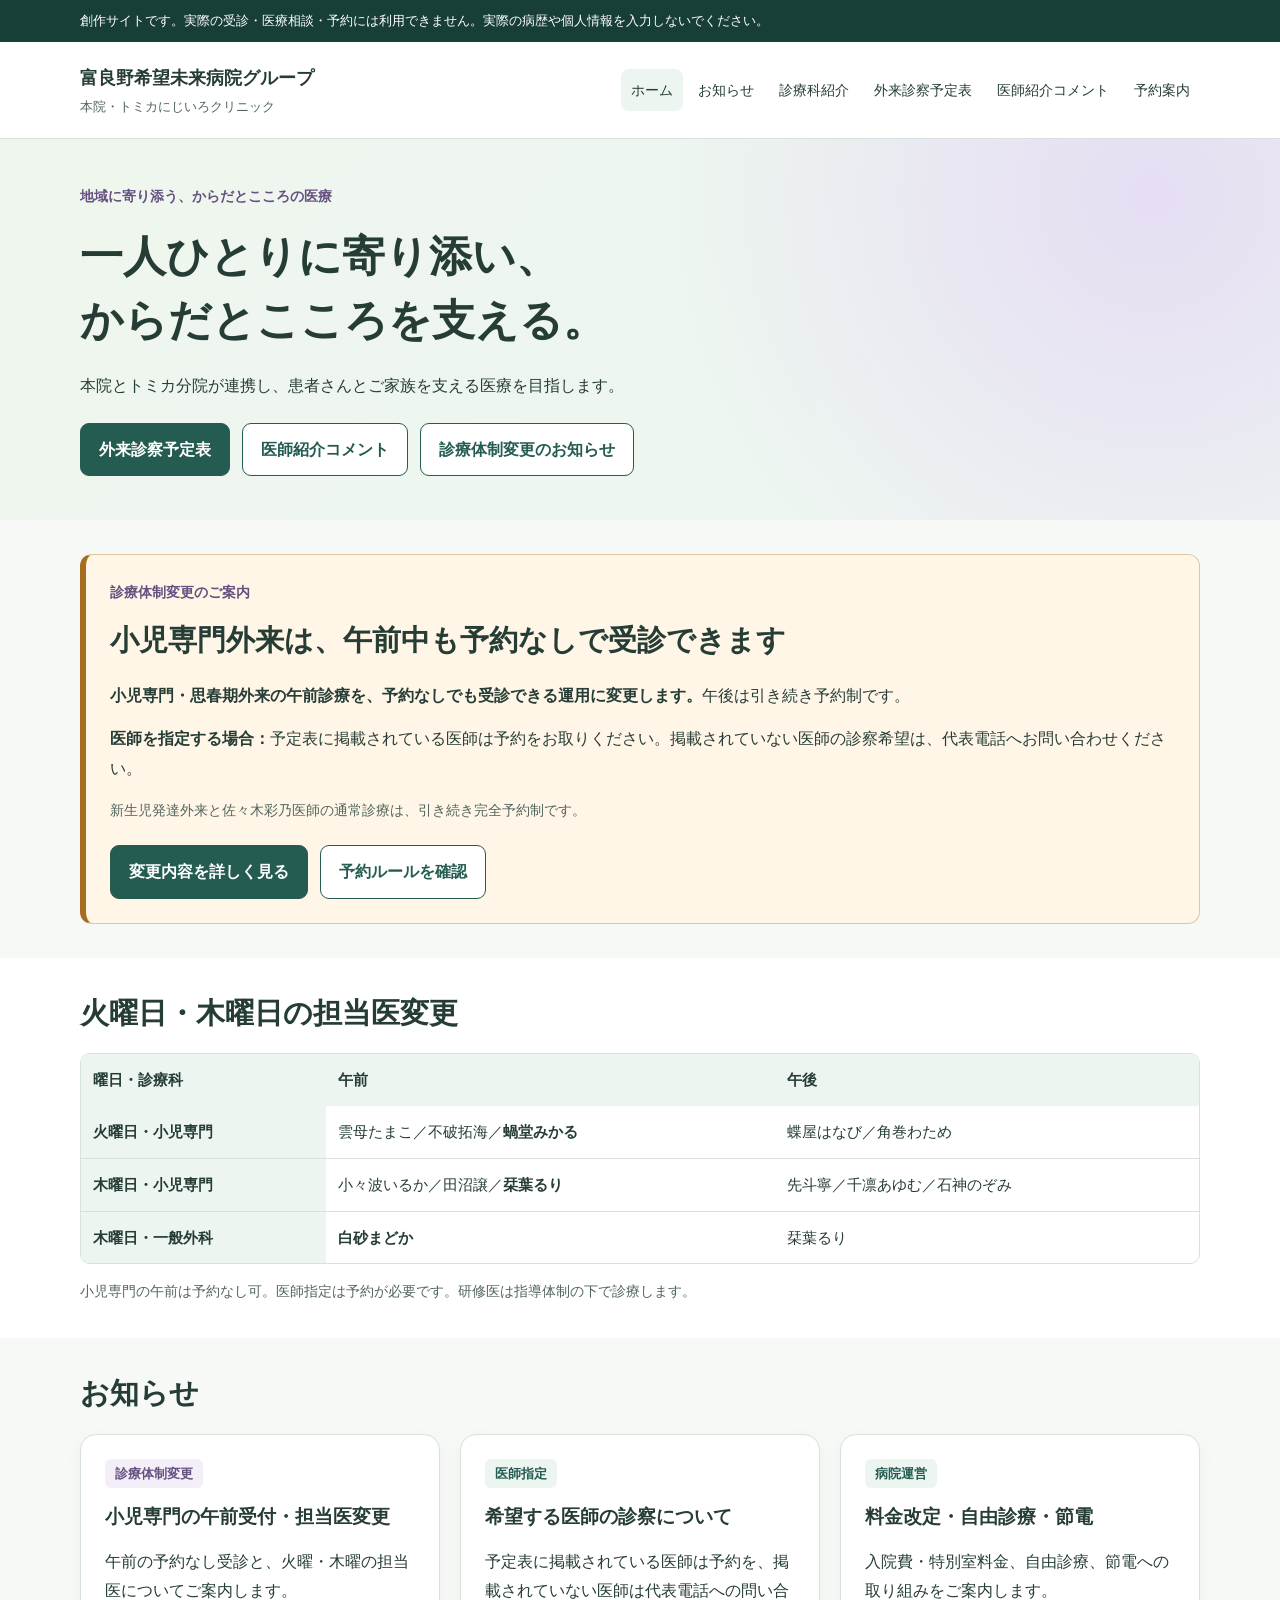
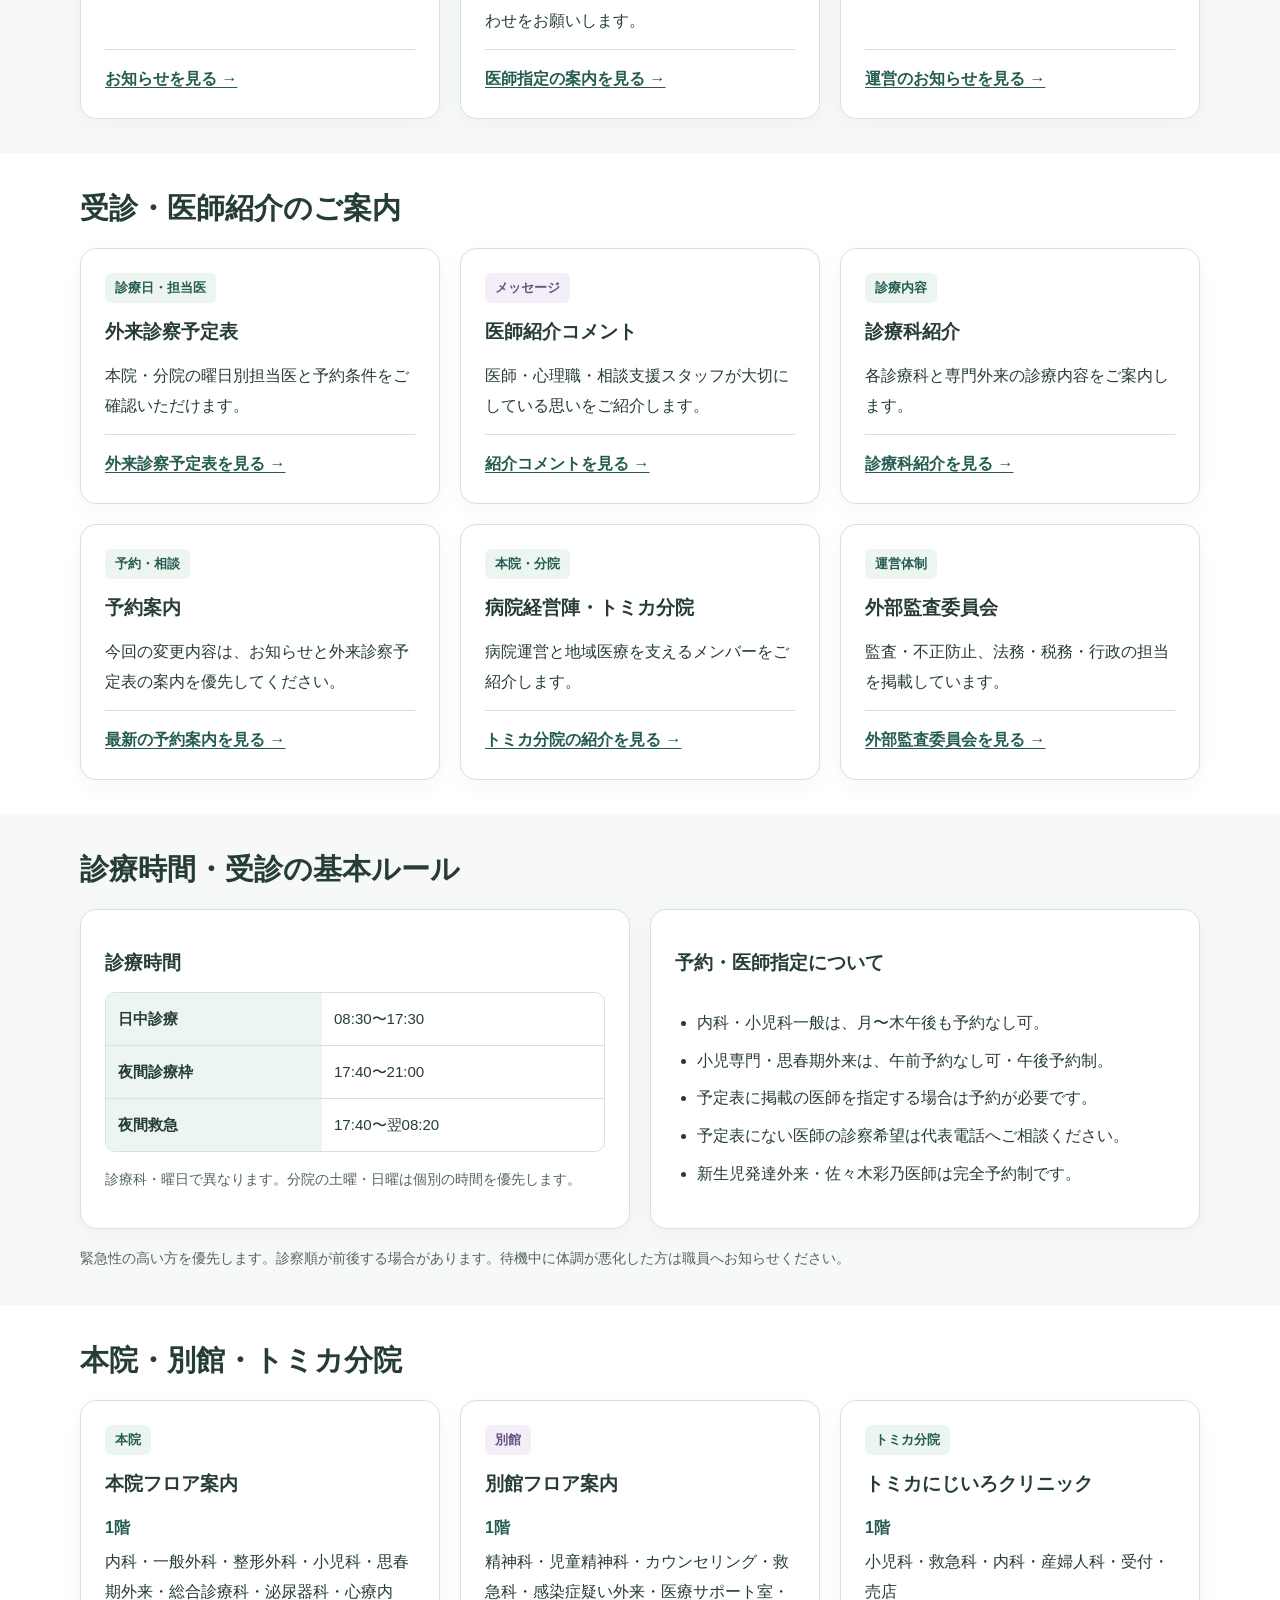
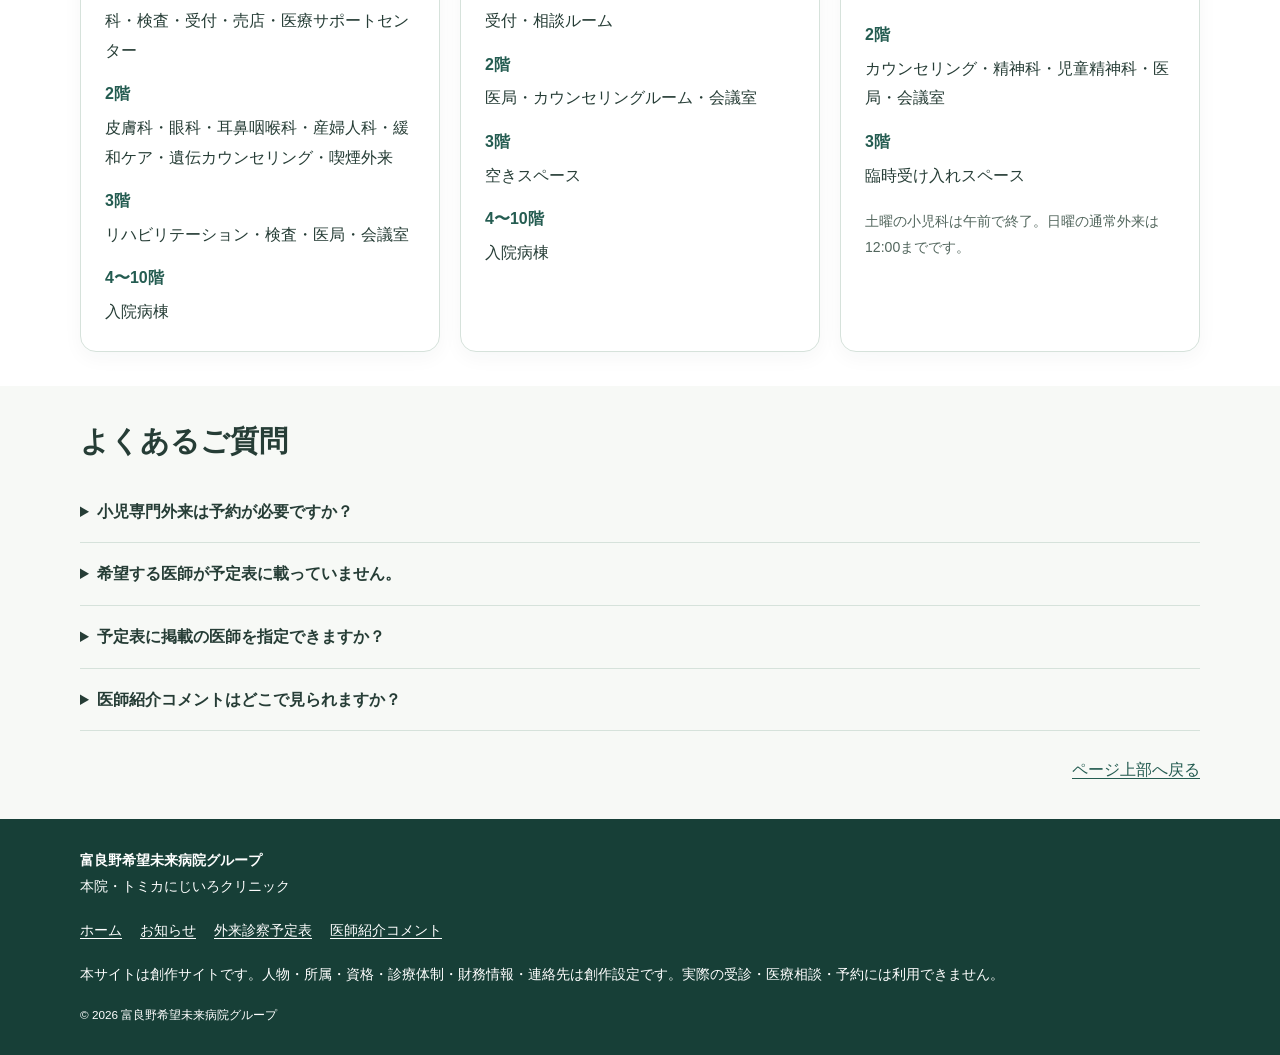
<file: index.html>
<!DOCTYPE html>
<html lang="ja">
<head>
<meta charset="UTF-8">
<meta name="viewport" content="width=device-width,initial-scale=1">
<title>富良野希望未来病院グループ</title>
<meta name="description" content="創作サイト。外来診察予定表、医師紹介、予約方法をご案内します。小児専門外来は午前中予約なし可。医師指定は予約をお願いします。">
<meta name="theme-color" content="#245c51">
<style>
:root{--main:#245c51;--dark:#173f37;--light:#edf5f1;--purple:#655080;--line:#d6e2db;--ink:#263d36;--muted:#52665d}
*{box-sizing:border-box}
html{scroll-behavior:smooth;scroll-padding-top:24px}
body{margin:0;background:#f7f9f6;color:var(--ink);font-family:-apple-system,BlinkMacSystemFont,"Yu Gothic",Meiryo,sans-serif;line-height:1.85;overflow-wrap:anywhere}
a{color:var(--main);text-underline-offset:3px}
a:focus-visible,summary:focus-visible{outline:3px solid #a76413;outline-offset:4px}
.container{width:min(1120px,calc(100% - 32px));margin:auto}
.skip{position:absolute;top:-100px;left:12px;padding:12px;background:white;z-index:100}
.skip:focus{top:12px}
.fiction{padding:9px 0;background:var(--dark);color:white;font-size:.8rem}
.fiction p{margin:0}
header{background:white;border-bottom:1px solid var(--line)}
.header-inner{display:flex;justify-content:space-between;align-items:center;flex-wrap:wrap;gap:18px;padding:20px 0}
.brand{text-decoration:none;color:var(--ink)}
.brand strong{display:block;font-size:1.12rem}
.brand span{display:block;color:var(--muted);font-size:.8rem}
nav.links{display:flex;flex-wrap:wrap;gap:5px}
nav.links a{padding:8px 10px;border-radius:8px;text-decoration:none;color:var(--ink);font-size:.88rem}
nav.links a:hover,nav.links [aria-current]{background:var(--light)}
.hero{padding:44px 0;background:radial-gradient(circle at 90% 15%,#e6ddf3,transparent 40%),linear-gradient(125deg,#eef6ed,#edf5f2)}
h1{margin:0 0 18px;font-size:clamp(1.8rem,4vw,2.7rem);line-height:1.5}
h2{margin:0 0 18px;font-size:clamp(1.35rem,3vw,1.8rem);line-height:1.5}
h3{margin:12px 0;font-size:1.16rem}
p{margin:0 0 14px}
p:last-child{margin-bottom:0}
.eyebrow{color:var(--purple);font-size:.88rem;font-weight:bold}
.section{padding:34px 0}
.white{background:white}
.grid{display:grid;grid-template-columns:repeat(3,minmax(0,1fr));gap:20px}
.grid.two{grid-template-columns:repeat(2,minmax(0,1fr))}
.card{display:flex;flex-direction:column;min-width:0;padding:24px;border:1px solid var(--line);border-radius:16px;background:white;box-shadow:0 6px 20px rgba(28,62,49,.04)}
.card-link{margin-top:auto;padding-top:14px;border-top:1px solid var(--line);font-weight:bold}
.tag{display:inline-block;align-self:flex-start;padding:3px 10px;background:var(--light);color:var(--main);border-radius:6px;font-size:.8rem;font-weight:bold}
.tag.purple{background:#f3eef8;color:var(--purple)}
.actions{display:flex;flex-wrap:wrap;gap:12px;margin-top:22px}
.button{display:inline-flex;align-items:center;justify-content:center;min-height:48px;padding:11px 18px;border:1px solid var(--main);border-radius:9px;color:white;background:var(--main);font-weight:bold;text-decoration:none}
.button.secondary{color:var(--main);background:white}
.notice{padding:24px;border:1px solid #dfc79d;border-left:6px solid #a66c22;border-radius:12px;background:#fff6e7}
.note{color:var(--muted);font-size:.88rem}
.table-wrap{overflow-x:auto;border:1px solid var(--line);border-radius:10px;background:white}
table{width:100%;border-collapse:collapse;font-size:.94rem}
th,td{padding:12px;border-bottom:1px solid var(--line);text-align:left;vertical-align:top}
th{background:var(--light)}
tr:last-child>*{border-bottom:0}
ul{padding-left:1.4em}
li+li{margin-top:8px}
dl{margin:0}
dt{margin-top:14px;font-weight:bold;color:var(--main)}
dt:first-child{margin-top:0}
dd{margin:4px 0 0}
details{padding:16px 0;border-bottom:1px solid var(--line)}
summary{cursor:pointer;font-weight:bold}
details p{margin-top:12px}
footer{padding:28px 0;background:var(--dark);color:white;font-size:.88rem}
footer a{color:white}
.footer-links{display:flex;flex-wrap:wrap;gap:12px 18px;margin:18px 0}
.back{text-align:right;margin-top:24px}
@media(max-width:850px){.grid{grid-template-columns:repeat(2,minmax(0,1fr))}}
@media(max-width:600px){.grid,.grid.two{grid-template-columns:1fr}.card,.notice{padding:19px}.section{padding:26px 0}.hero{padding:30px 0}nav.links{width:100%}nav.links a{padding:7px;font-size:.82rem}.button{flex:1 1 180px}}
@media(prefers-reduced-motion:reduce){html{scroll-behavior:auto}}
@media print{.skip,nav.links,.actions,.back{display:none}body,.hero,.section,footer{background:white;color:black}.container{width:100%}.grid,.grid.two{display:block}.card{margin-bottom:14px;box-shadow:none;break-inside:avoid}footer a{color:black}}
</style>
</head>
<body id="top">
<a class="skip" href="#main">本文へ移動</a>
<div class="fiction">
<div class="container">
<p>創作サイトです。実際の受診・医療相談・予約には利用できません。実際の病歴や個人情報を入力しないでください。</p>
</div>
</div>

<header>
<div class="container header-inner">
<a class="brand" href="index.html">
<strong>富良野希望未来病院グループ</strong>
<span>本院・トミカにじいろクリニック</span>
</a>
<nav class="links" aria-label="メインメニュー">
<a href="index.html" aria-current="page">ホーム</a>
<a href="news.html">お知らせ</a>
<a href="departments.html">診療科紹介</a>
<a href="gairai.html">外来診察予定表</a>
<a href="doctors.html">医師紹介コメント</a>
<a href="reservation.html">予約案内</a>
</nav>
</div>
</header>

<main id="main">
<section class="hero">
<div class="container">
<p class="eyebrow">地域に寄り添う、からだとこころの医療</p>
<h1>一人ひとりに寄り添い、<br>からだとこころを支える。</h1>
<p>本院とトミカ分院が連携し、患者さんとご家族を支える医療を目指します。</p>
<div class="actions">
<a class="button" href="gairai.html">外来診察予定表</a>
<a class="button secondary" href="doctors.html">医師紹介コメント</a>
<a class="button secondary" href="news.html#outpatient-update">診療体制変更のお知らせ</a>
</div>
</div>
</section>

<section class="section">
<div class="container">
<div class="notice">
<p class="eyebrow">診療体制変更のご案内</p>
<h2>小児専門外来は、午前中も予約なしで受診できます</h2>
<p><strong>小児専門・思春期外来の午前診療を、予約なしでも受診できる運用に変更します。</strong>午後は引き続き予約制です。</p>
<p><strong>医師を指定する場合：</strong>予定表に掲載されている医師は予約をお取りください。掲載されていない医師の診察希望は、代表電話へお問い合わせください。</p>
<p class="note">新生児発達外来と佐々木彩乃医師の通常診療は、引き続き完全予約制です。</p>
<div class="actions">
<a class="button" href="news.html#outpatient-update">変更内容を詳しく見る</a>
<a class="button secondary" href="gairai.html#rules">予約ルールを確認</a>
</div>
</div>
</div>
</section>

<section class="section white">
<div class="container">
<h2>火曜日・木曜日の担当医変更</h2>
<div class="table-wrap">
<table>
<thead>
<tr><th scope="col">曜日・診療科</th><th scope="col">午前</th><th scope="col">午後</th></tr>
</thead>
<tbody>
<tr><th scope="row">火曜日・小児専門</th><td>雲母たまこ／不破拓海／<strong>蝸堂みかる</strong></td><td>蝶屋はなび／角巻わため</td></tr>
<tr><th scope="row">木曜日・小児専門</th><td>小々波いるか／田沼譲／<strong>栞葉るり</strong></td><td>先斗寧／千凛あゆむ／石神のぞみ</td></tr>
<tr><th scope="row">木曜日・一般外科</th><td><strong>白砂まどか</strong></td><td>栞葉るり</td></tr>
</tbody>
</table>
</div>
<p class="note" style="margin-top:14px">小児専門の午前は予約なし可。医師指定は予約が必要です。研修医は指導体制の下で診療します。</p>
</div>
</section>

<section class="section">
<div class="container">
<h2>お知らせ</h2>
<div class="grid">
<article class="card">
<span class="tag purple">診療体制変更</span>
<h3>小児専門の午前受付・担当医変更</h3>
<p>午前の予約なし受診と、火曜・木曜の担当医についてご案内します。</p>
<a class="card-link" href="news.html#outpatient-update">お知らせを見る →</a>
</article>
<article class="card">
<span class="tag">医師指定</span>
<h3>希望する医師の診察について</h3>
<p>予定表に掲載されている医師は予約を、掲載されていない医師は代表電話への問い合わせをお願いします。</p>
<a class="card-link" href="news.html#reservation-guide">医師指定の案内を見る →</a>
</article>
<article class="card">
<span class="tag">病院運営</span>
<h3>料金改定・自由診療・節電</h3>
<p>入院費・特別室料金、自由診療、節電への取り組みをご案内します。</p>
<a class="card-link" href="news.html#hospital-management">運営のお知らせを見る →</a>
</article>
</div>
</div>
</section>

<section class="section white">
<div class="container">
<h2>受診・医師紹介のご案内</h2>
<div class="grid">
<article class="card">
<span class="tag">診療日・担当医</span>
<h3>外来診察予定表</h3>
<p>本院・分院の曜日別担当医と予約条件をご確認いただけます。</p>
<a class="card-link" href="gairai.html">外来診察予定表を見る →</a>
</article>
<article class="card">
<span class="tag purple">メッセージ</span>
<h3>医師紹介コメント</h3>
<p>医師・心理職・相談支援スタッフが大切にしている思いをご紹介します。</p>
<a class="card-link" href="doctors.html">紹介コメントを見る →</a>
</article>
<article class="card">
<span class="tag">診療内容</span>
<h3>診療科紹介</h3>
<p>各診療科と専門外来の診療内容をご案内します。</p>
<a class="card-link" href="departments.html">診療科紹介を見る →</a>
</article>
<article class="card">
<span class="tag">予約・相談</span>
<h3>予約案内</h3>
<p>今回の変更内容は、お知らせと外来診察予定表の案内を優先してください。</p>
<a class="card-link" href="news.html#reservation-guide">最新の予約案内を見る →</a>
</article>
<article class="card">
<span class="tag">本院・分院</span>
<h3>病院経営陣・トミカ分院</h3>
<p>病院運営と地域医療を支えるメンバーをご紹介します。</p>
<a class="card-link" href="doctors.html#tomica">トミカ分院の紹介を見る →</a>
</article>
<article class="card">
<span class="tag">運営体制</span>
<h3>外部監査委員会</h3>
<p>監査・不正防止、法務・税務・行政の担当を掲載しています。</p>
<a class="card-link" href="doctors.html#audit">外部監査委員会を見る →</a>
</article>
</div>
</div>
</section>

<section class="section">
<div class="container">
<h2>診療時間・受診の基本ルール</h2>
<div class="grid two">
<article class="card">
<h3>診療時間</h3>
<div class="table-wrap">
<table>
<tbody>
<tr><th scope="row">日中診療</th><td>08:30〜17:30</td></tr>
<tr><th scope="row">夜間診療枠</th><td>17:40〜21:00</td></tr>
<tr><th scope="row">夜間救急</th><td>17:40〜翌08:20</td></tr>
</tbody>
</table>
</div>
<p class="note" style="margin-top:14px">診療科・曜日で異なります。分院の土曜・日曜は個別の時間を優先します。</p>
</article>
<article class="card">
<h3>予約・医師指定について</h3>
<ul>
<li>内科・小児科一般は、月〜木午後も予約なし可。</li>
<li>小児専門・思春期外来は、午前予約なし可・午後予約制。</li>
<li>予定表に掲載の医師を指定する場合は予約が必要です。</li>
<li>予定表にない医師の診察希望は代表電話へご相談ください。</li>
<li>新生児発達外来・佐々木彩乃医師は完全予約制です。</li>
</ul>
</article>
</div>
<p class="note" style="margin-top:16px">緊急性の高い方を優先します。診察順が前後する場合があります。待機中に体調が悪化した方は職員へお知らせください。</p>
</div>
</section>

<section id="facilities" class="section white">
<div class="container">
<h2>本院・別館・トミカ分院</h2>
<div class="grid">
<article class="card">
<span class="tag">本院</span>
<h3>本院フロア案内</h3>
<dl>
<dt>1階</dt><dd>内科・一般外科・整形外科・小児科・思春期外来・総合診療科・泌尿器科・心療内科・検査・受付・売店・医療サポートセンター</dd>
<dt>2階</dt><dd>皮膚科・眼科・耳鼻咽喉科・産婦人科・緩和ケア・遺伝カウンセリング・喫煙外来</dd>
<dt>3階</dt><dd>リハビリテーション・検査・医局・会議室</dd>
<dt>4〜10階</dt><dd>入院病棟</dd>
</dl>
</article>
<article class="card">
<span class="tag purple">別館</span>
<h3>別館フロア案内</h3>
<dl>
<dt>1階</dt><dd>精神科・児童精神科・カウンセリング・救急科・感染症疑い外来・医療サポート室・受付・相談ルーム</dd>
<dt>2階</dt><dd>医局・カウンセリングルーム・会議室</dd>
<dt>3階</dt><dd>空きスペース</dd>
<dt>4〜10階</dt><dd>入院病棟</dd>
</dl>
</article>
<article class="card">
<span class="tag">トミカ分院</span>
<h3>トミカにじいろクリニック</h3>
<dl>
<dt>1階</dt><dd>小児科・救急科・内科・産婦人科・受付・売店</dd>
<dt>2階</dt><dd>カウンセリング・精神科・児童精神科・医局・会議室</dd>
<dt>3階</dt><dd>臨時受け入れスペース</dd>
</dl>
<p class="note" style="margin-top:18px">土曜の小児科は午前で終了。日曜の通常外来は12:00までです。</p>
</article>
</div>
</div>
</section>

<section class="section">
<div class="container">
<h2>よくあるご質問</h2>
<details>
<summary>小児専門外来は予約が必要ですか？</summary>
<p>午前中は予約なしで受診できます。医師を指定する場合は予約をお願いします。午後は引き続き予約制です。新生児発達外来は完全予約制です。</p>
</details>
<details>
<summary>希望する医師が予定表に載っていません。</summary>
<p>代表電話へお問い合わせください。診察の可否や日時を調整します。</p>
</details>
<details>
<summary>予定表に掲載の医師を指定できますか？</summary>
<p>医師を指定する場合は、予約をお取りください。予約なし受診で特定の医師を確約するものではありません。</p>
</details>
<details>
<summary>医師紹介コメントはどこで見られますか？</summary>
<p><a href="doctors.html">医師紹介コメント</a>をご覧ください。</p>
</details>
<p class="back"><a href="#top">ページ上部へ戻る</a></p>
</div>
</section>
</main>

<footer>
<div class="container">
<p><strong>富良野希望未来病院グループ</strong><br>本院・トミカにじいろクリニック</p>
<nav class="footer-links" aria-label="フッターメニュー">
<a href="index.html">ホーム</a>
<a href="news.html">お知らせ</a>
<a href="gairai.html">外来診察予定表</a>
<a href="doctors.html">医師紹介コメント</a>
</nav>
<p>本サイトは創作サイトです。人物・所属・資格・診療体制・財務情報・連絡先は創作設定です。実際の受診・医療相談・予約には利用できません。</p>
<small>© 2026 富良野希望未来病院グループ</small>
</div>
</footer>
</body>
</html>
</file>
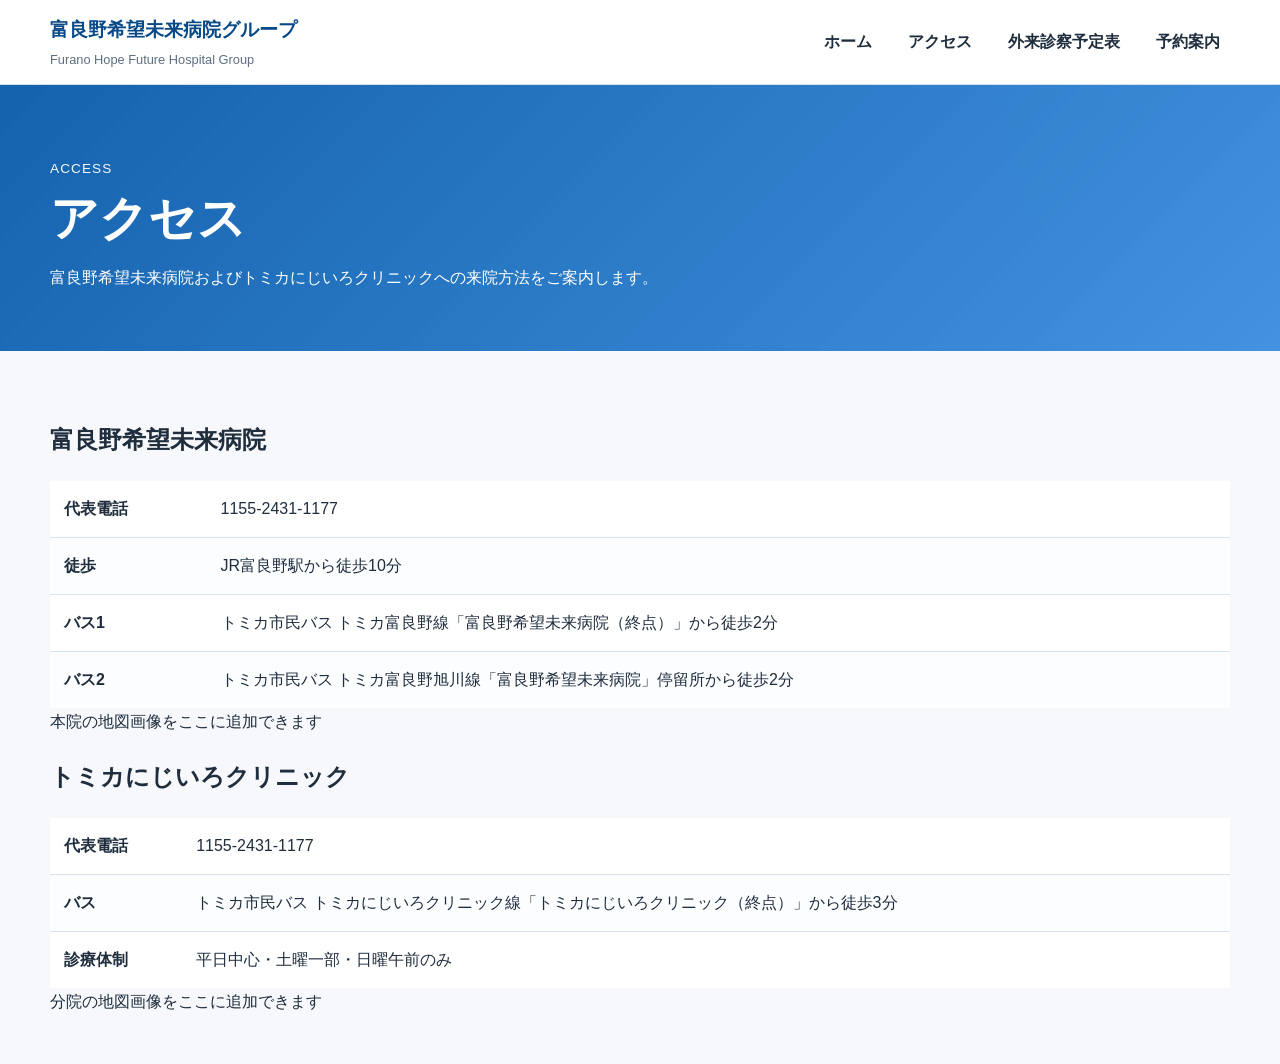
<file: access.html>
<!DOCTYPE html>
<html lang="ja">
<head>
  <meta charset="UTF-8">
  <meta name="viewport" content="width=device-width, initial-scale=1.0">
  <title>アクセス | 富良野希望未来病院グループ</title>
  <meta name="description" content="本院・トミカにじいろクリニックへの交通案内、アクセス情報を掲載しています。">
  <link rel="stylesheet" href="style.css">
</head>
<body>
  <header class="site-header">
    <div class="container header-inner">
      <div class="logo">
        <span class="logo-main">富良野希望未来病院グループ</span>
        <span class="logo-sub">Furano Hope Future Hospital Group</span>
      </div>
      <nav class="global-nav">
        <ul>
          <li><a href="index.html">ホーム</a></li>
          <li><a href="access.html">アクセス</a></li>
          <li><a href="gairai.html">外来診察予定表</a></li>
          <li><a href="reservation.html">予約案内</a></li>
        </ul>
      </nav>
    </div>
  </header>

  <main>
    <section class="page-hero">
      <div class="container">
        <p class="eyebrow">Access</p>
        <h1>アクセス</h1>
        <p class="page-lead">富良野希望未来病院およびトミカにじいろクリニックへの来院方法をご案内します。</p>
      </div>
    </section>

    <section class="section">
      <div class="container map-grid">
        <article class="map-card">
          <div class="map-body">
            <h2>富良野希望未来病院</h2>
            <table class="info-table">
              <tbody>
                <tr><th>代表電話</th><td>1155-2431-1177</td></tr>
                <tr><th>徒歩</th><td>JR富良野駅から徒歩10分</td></tr>
                <tr><th>バス1</th><td>トミカ市民バス トミカ富良野線「富良野希望未来病院（終点）」から徒歩2分</td></tr>
                <tr><th>バス2</th><td>トミカ市民バス トミカ富良野旭川線「富良野希望未来病院」停留所から徒歩2分</td></tr>
              </tbody>
            </table>
            <div class="map-placeholder">本院の地図画像をここに追加できます</div>
          </div>
        </article>

        <article class="map-card">
          <div class="map-body">
            <h2>トミカにじいろクリニック</h2>
            <table class="info-table">
              <tbody>
                <tr><th>代表電話</th><td>1155-2431-1177</td></tr>
                <tr><th>バス</th><td>トミカ市民バス トミカにじいろクリニック線「トミカにじいろクリニック（終点）」から徒歩3分</td></tr>
                <tr><th>診療体制</th><td>平日中心・土曜一部・日曜午前のみ</td></tr>
              </tbody>
            </table>
            <div class="map-placeholder">分院の地図画像をここに追加できます</div>
          </div>
        </article>
      </div>
    </section>
  </main>
</body>
</html>
</file>
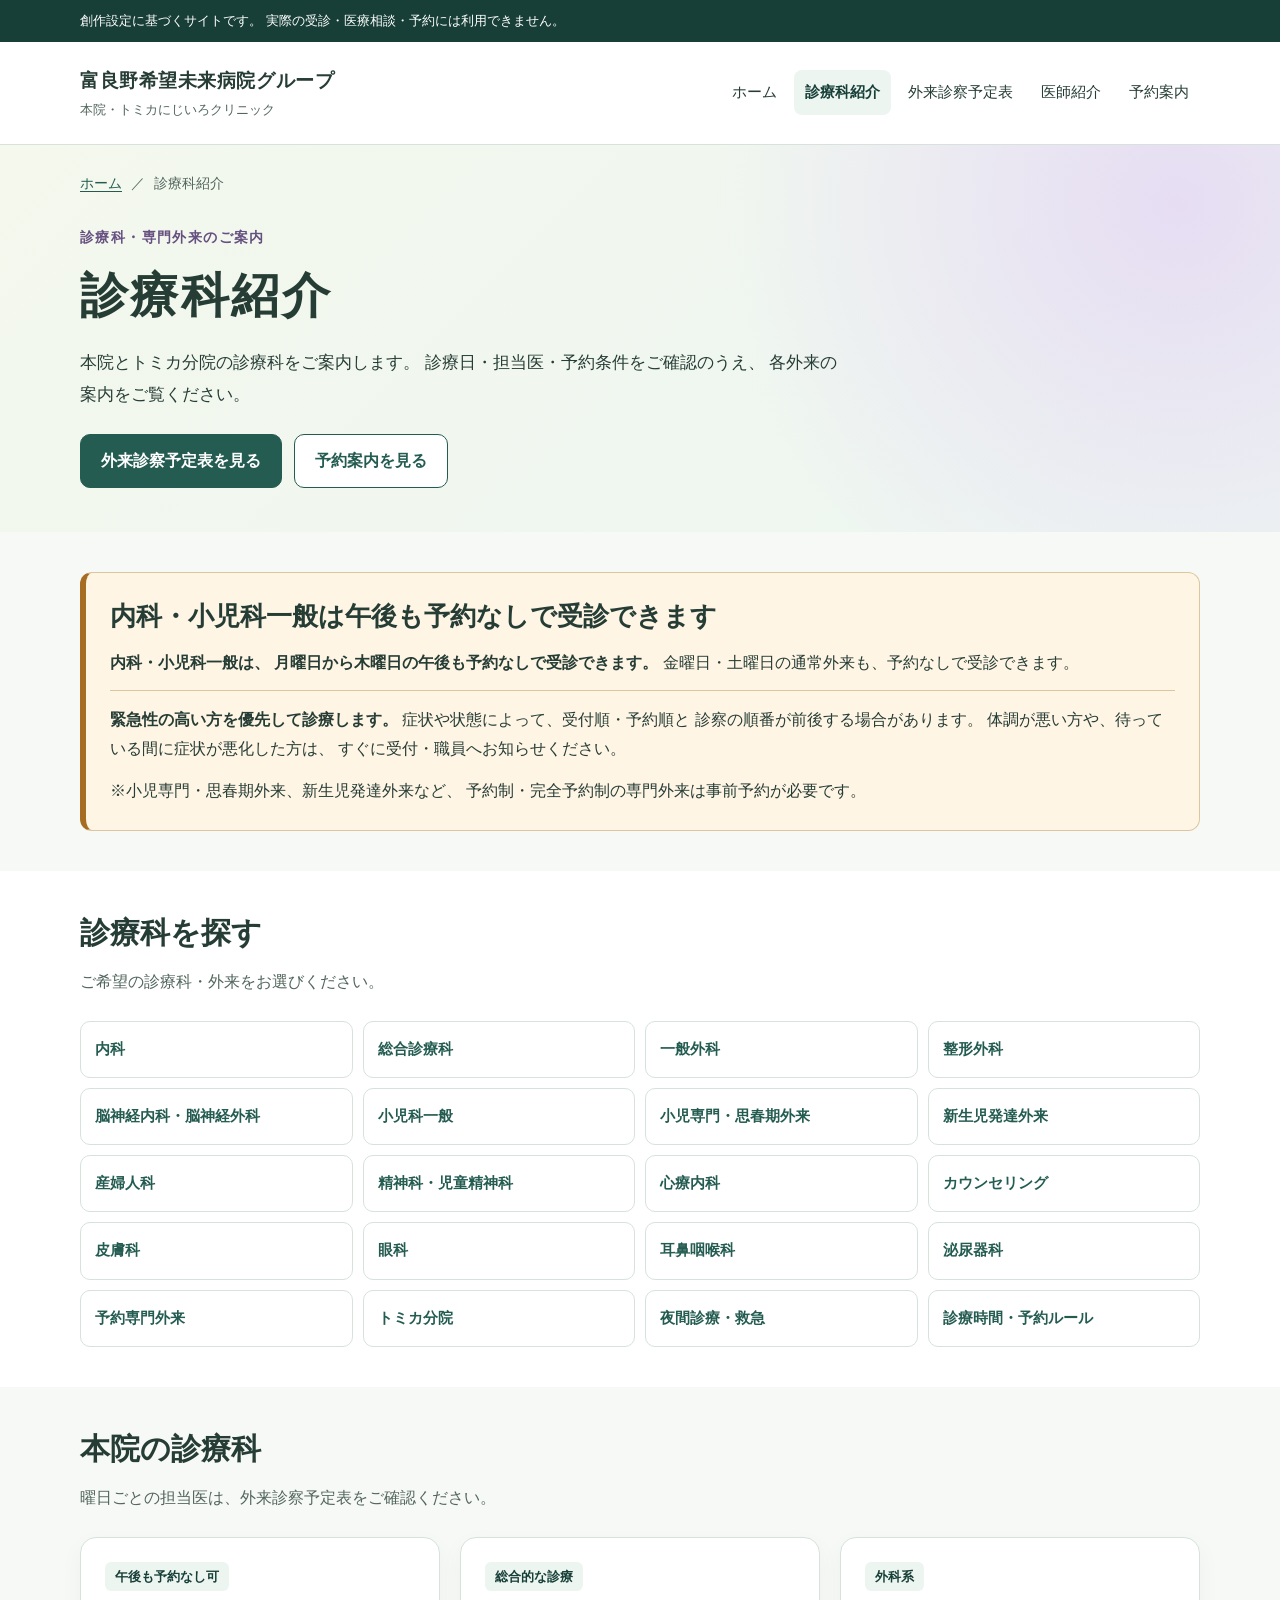
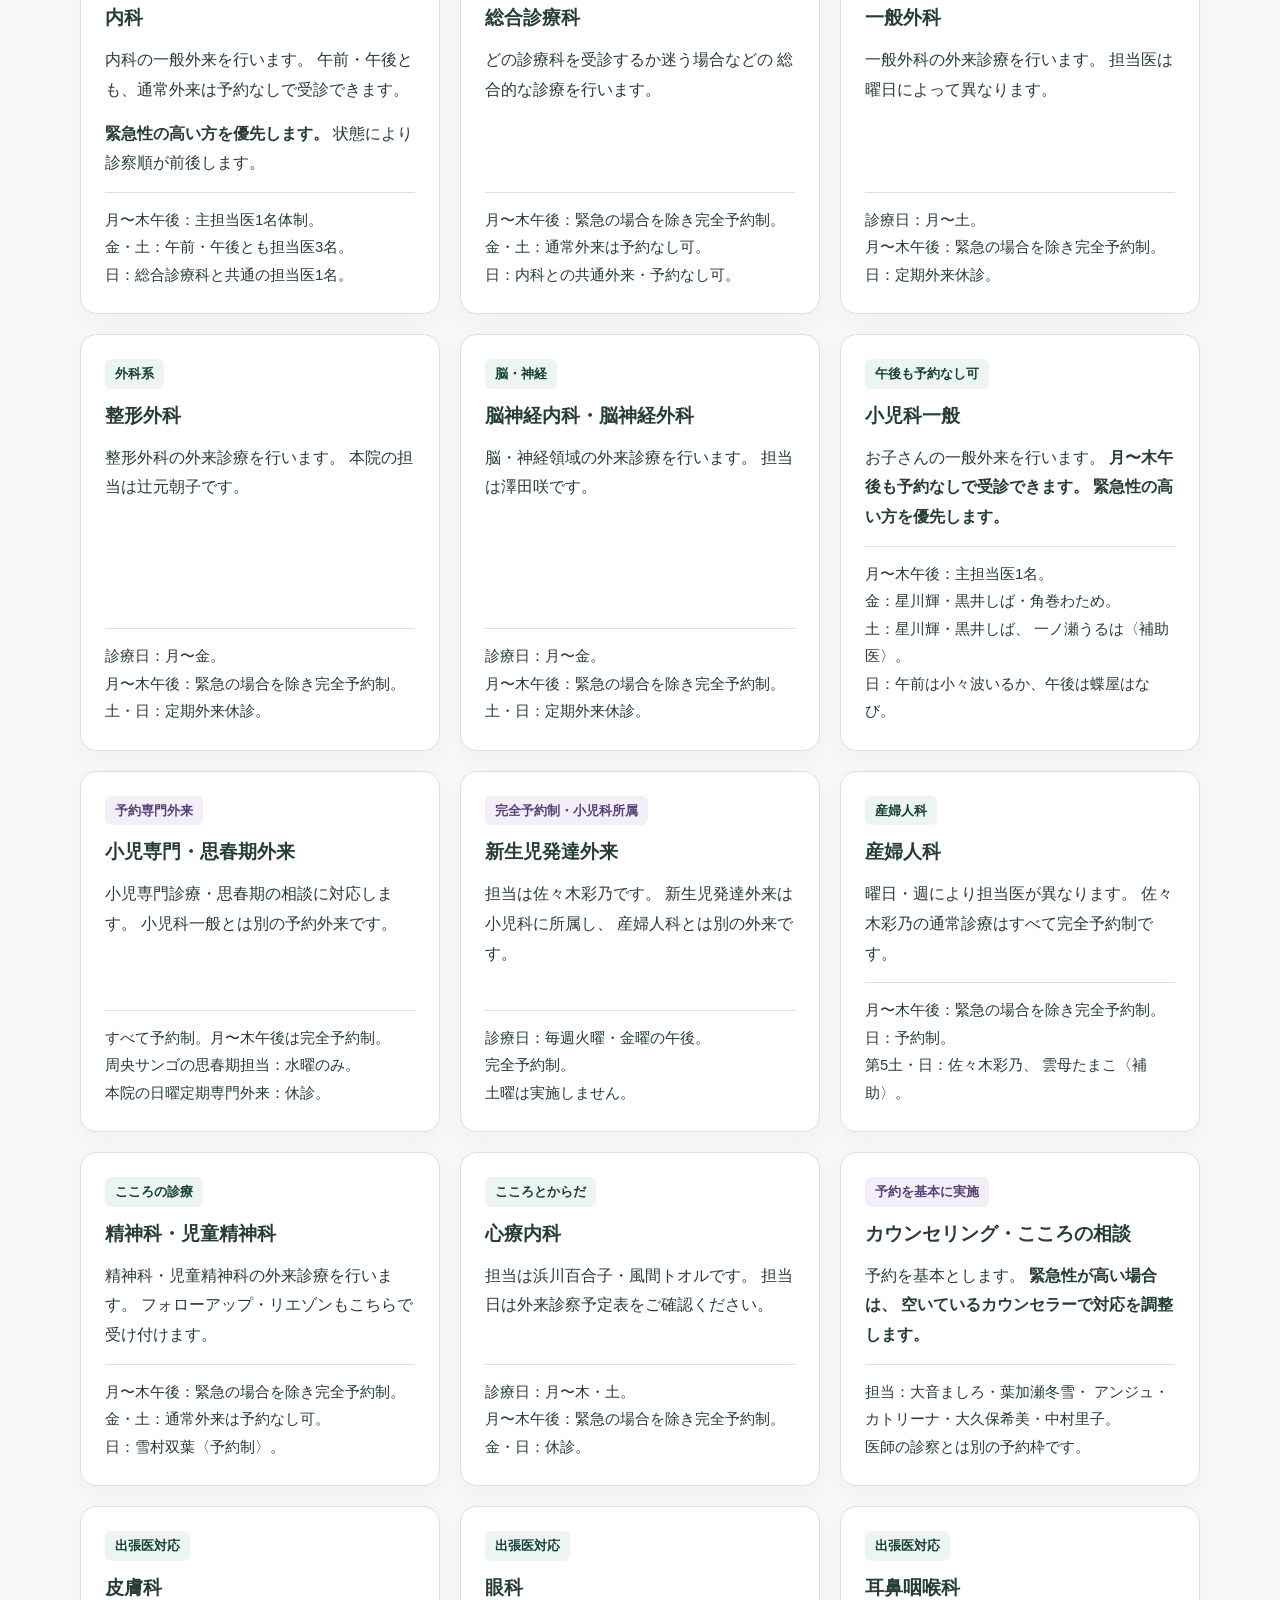
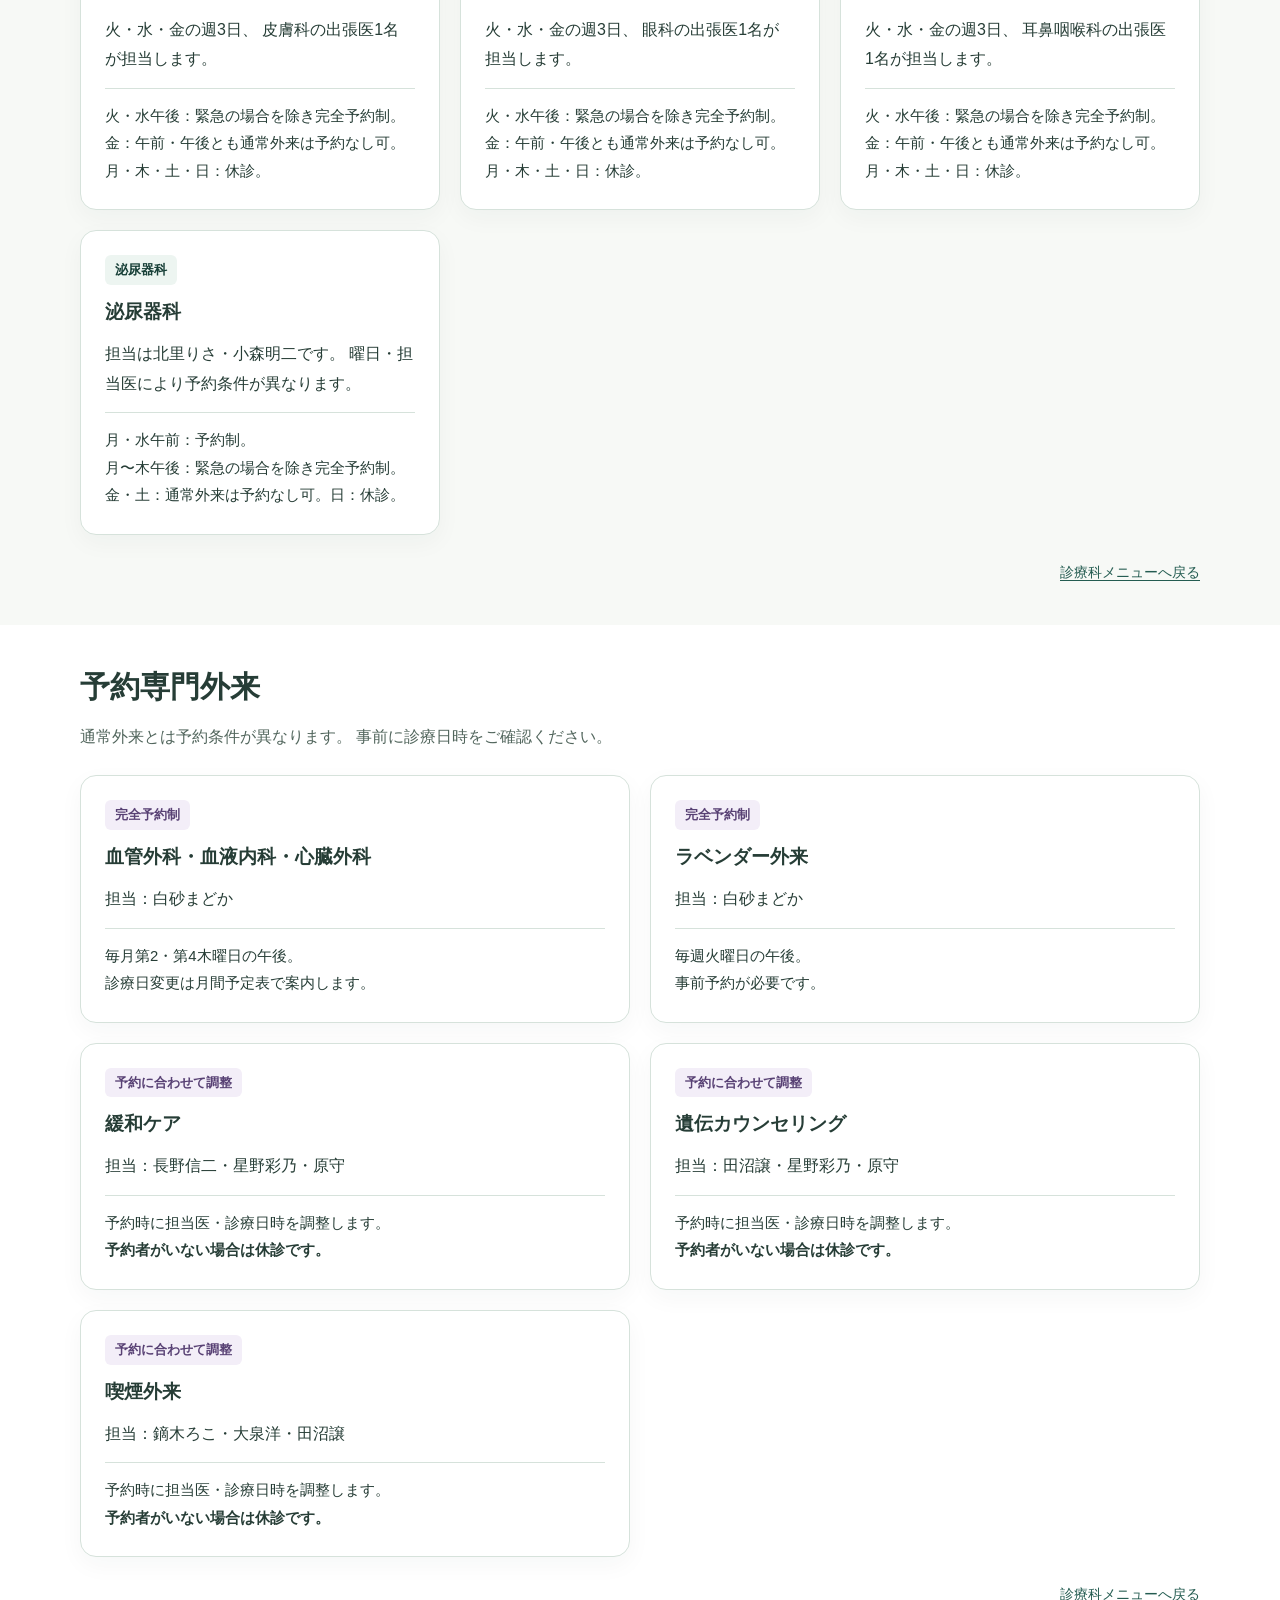
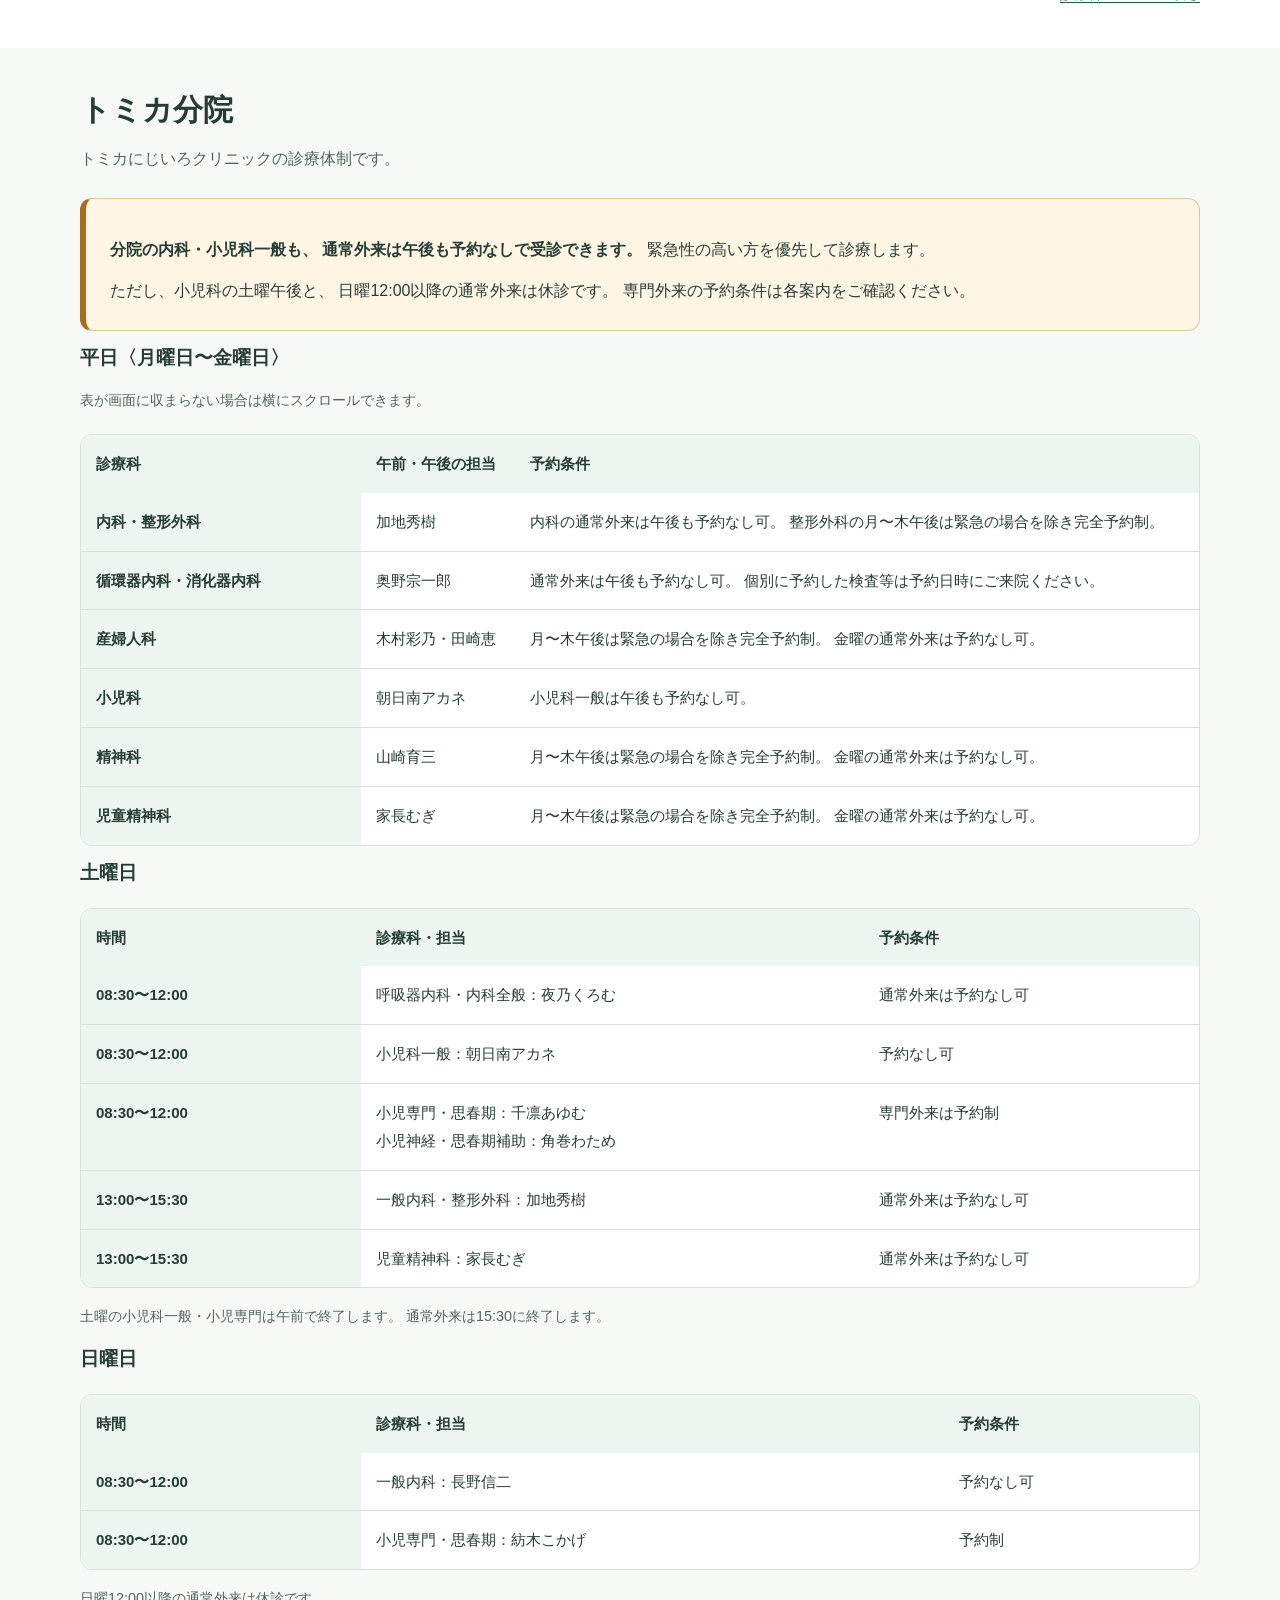
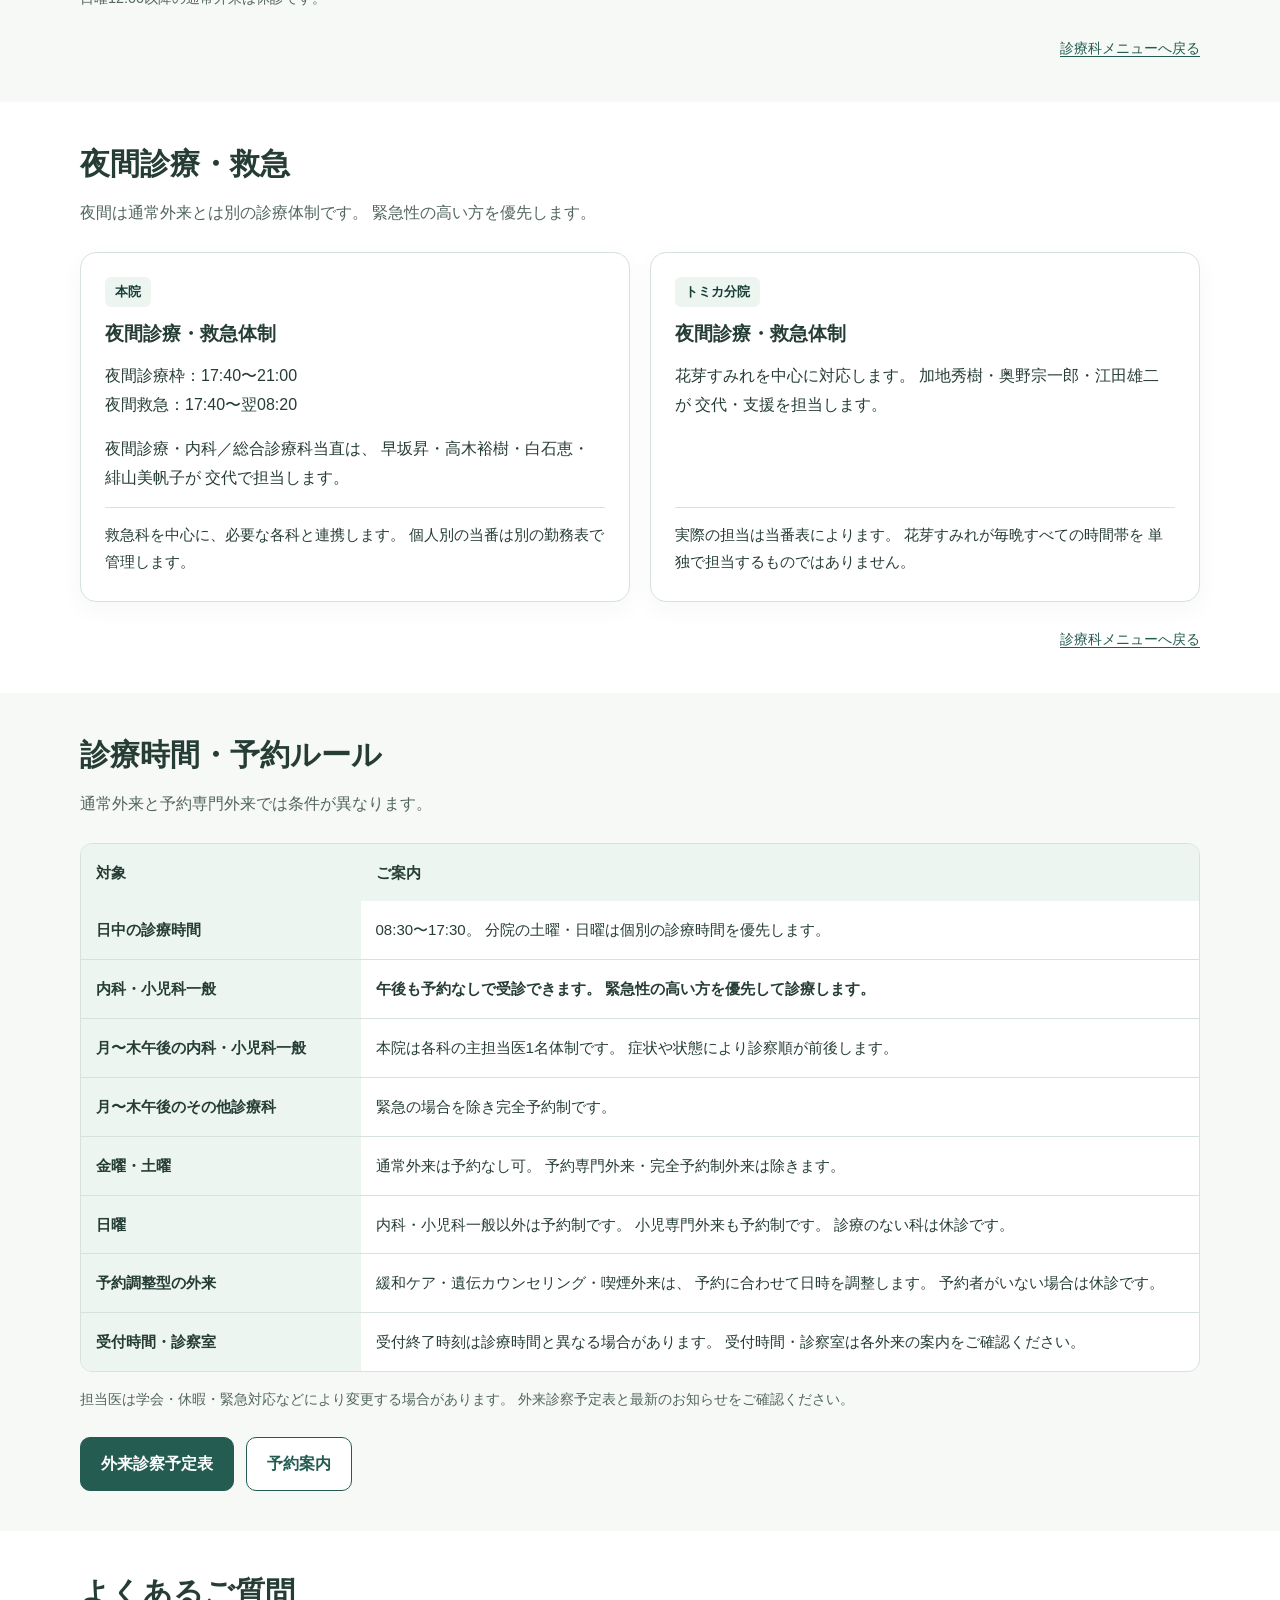
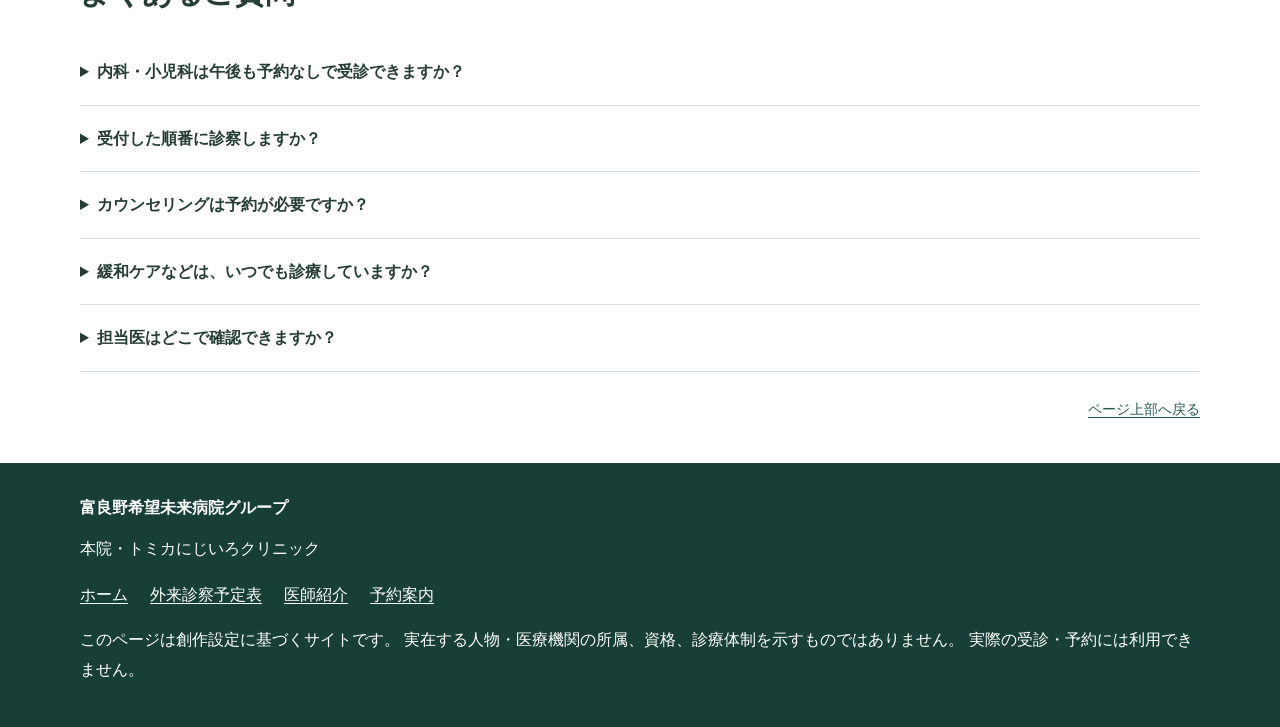
<file: department.html>
<!DOCTYPE html>
<html lang="ja">
<head>
  <meta charset="UTF-8">
  <meta http-equiv="refresh" content="0; url=departments.html">
  <meta name="viewport" content="width=device-width, initial-scale=1.0">
  <title>診療科紹介へ移動します | 富良野希望未来病院グループ</title>
  <link rel="stylesheet" href="style.css">
</head>
<body>
  <main class="section">
    <div class="container">
      <article class="card">
        <h1>診療科紹介ページへ移動します</h1>
        <p>自動で移動しない場合は、下のリンクを押してください。</p>
        <p><a class="btn btn-primary" href="departments.html">診療科紹介へ</a></p>
      </article>
    </div>
  </main>
</body>
</html>
</file>
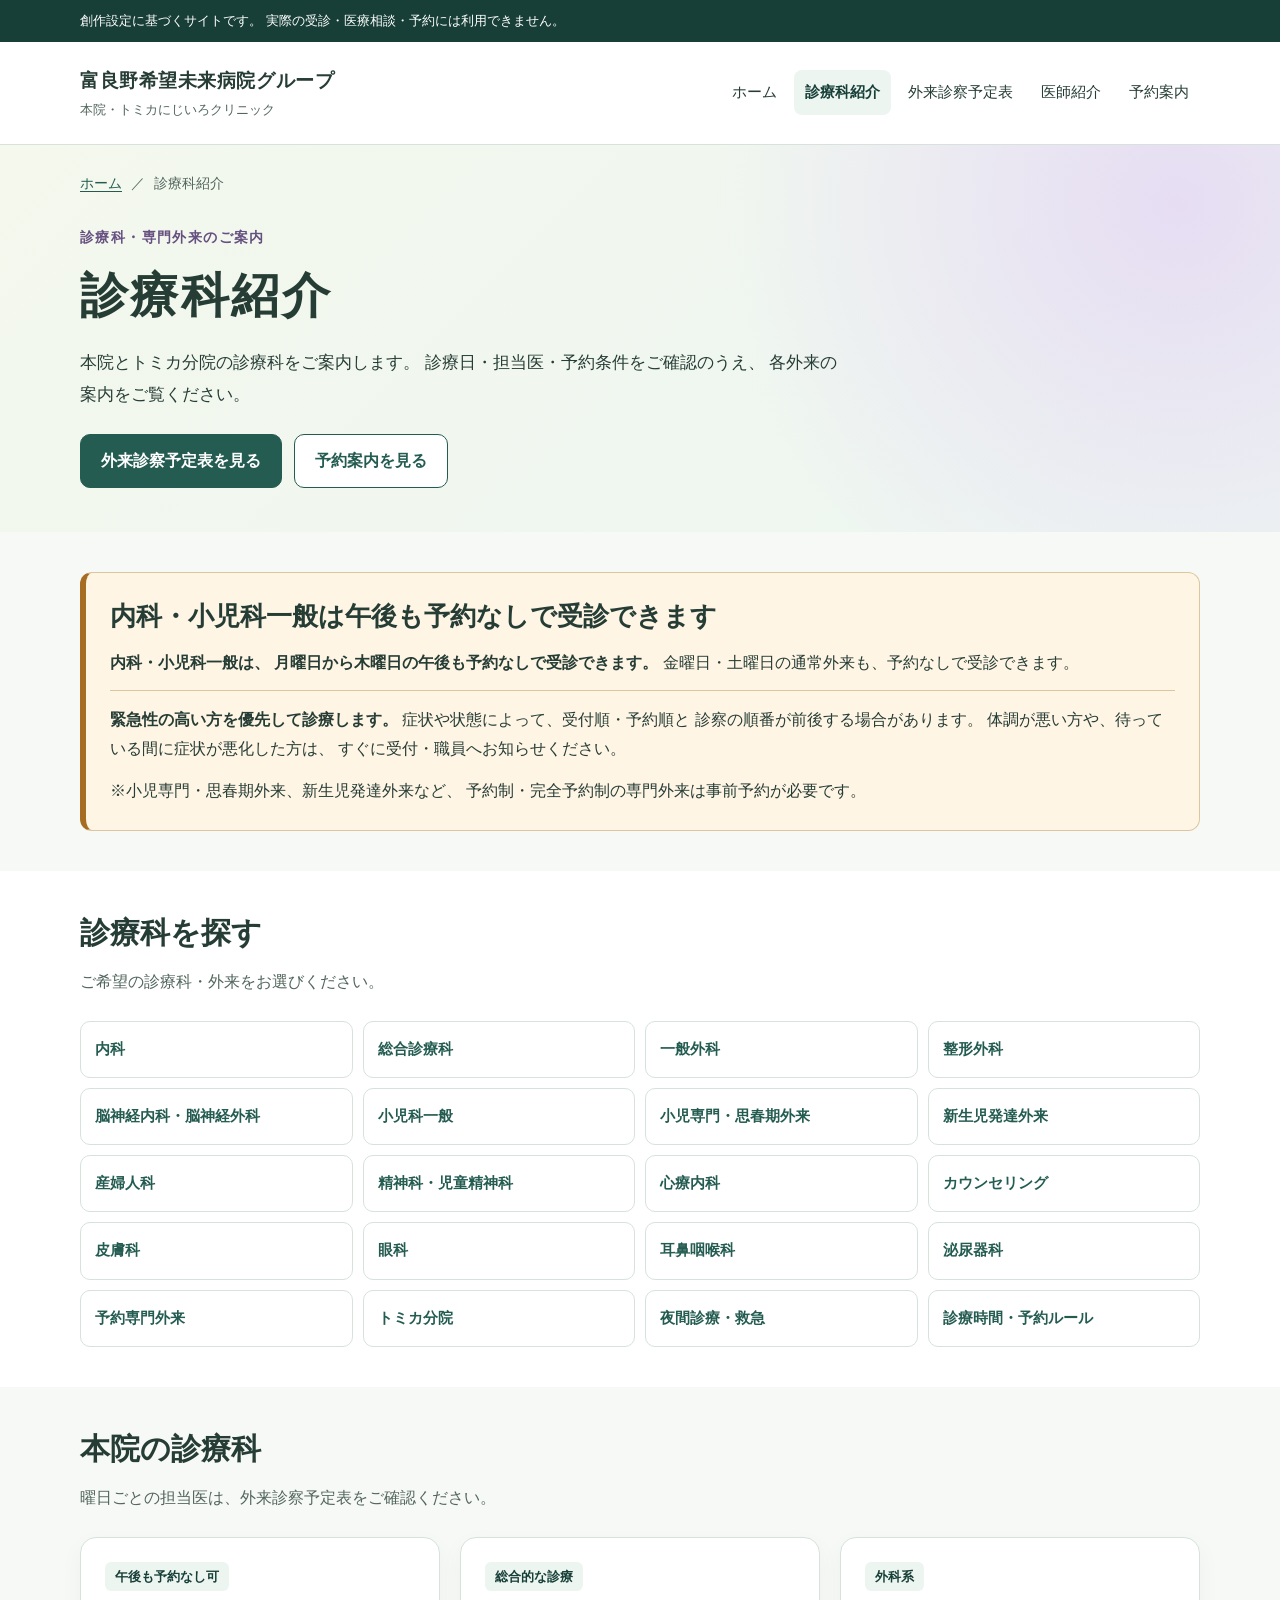
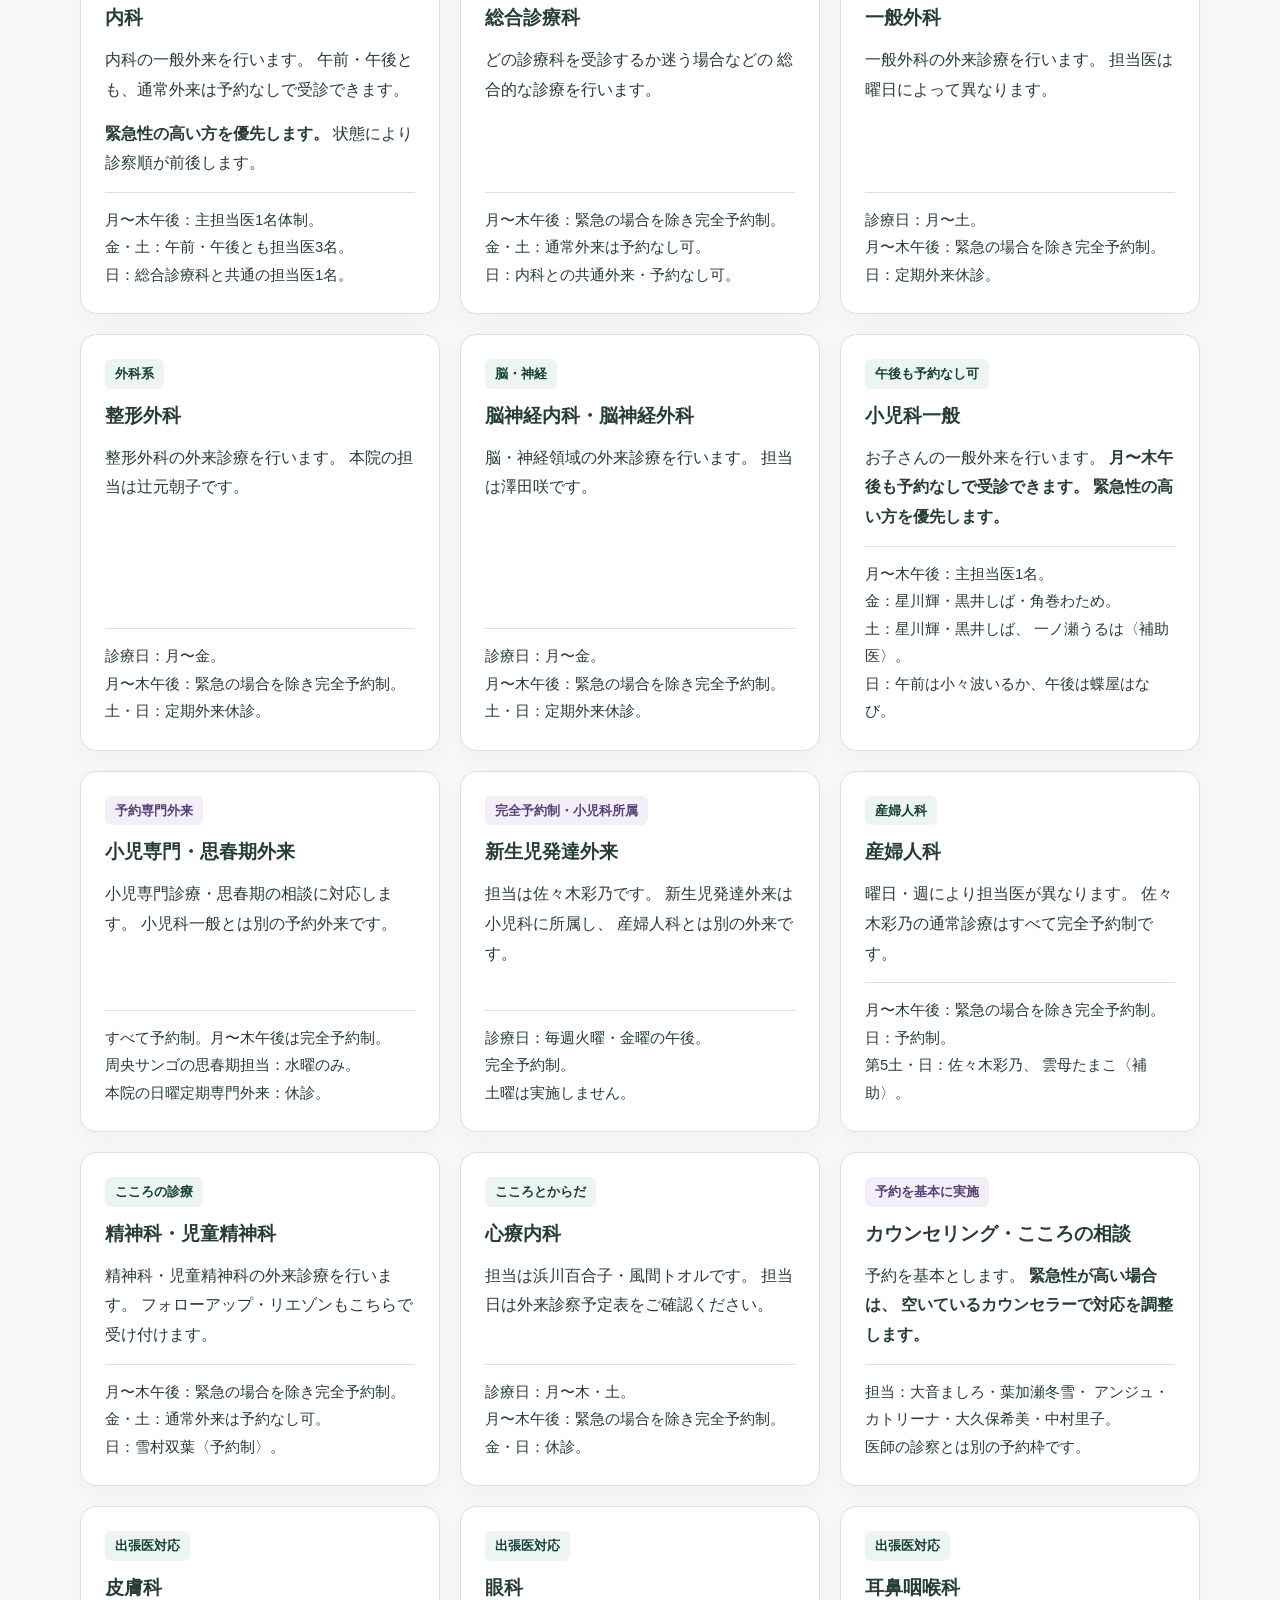
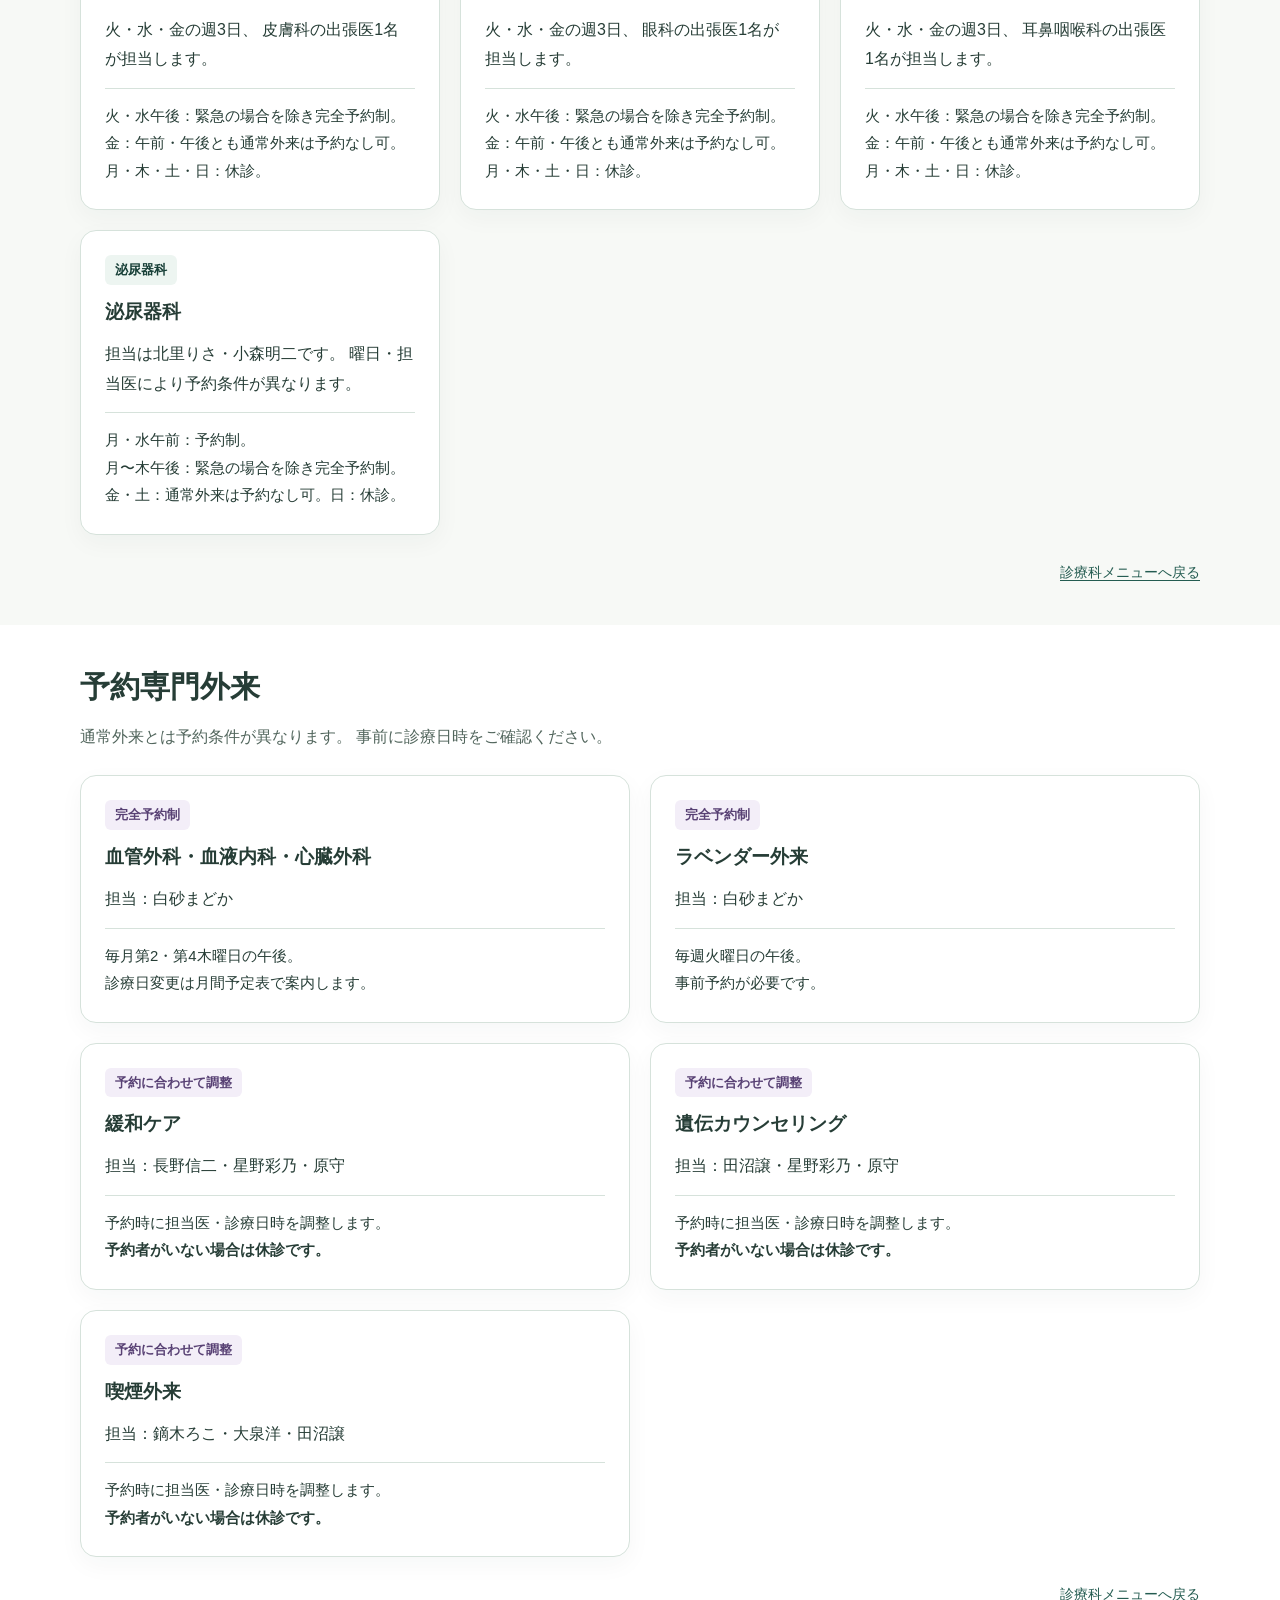
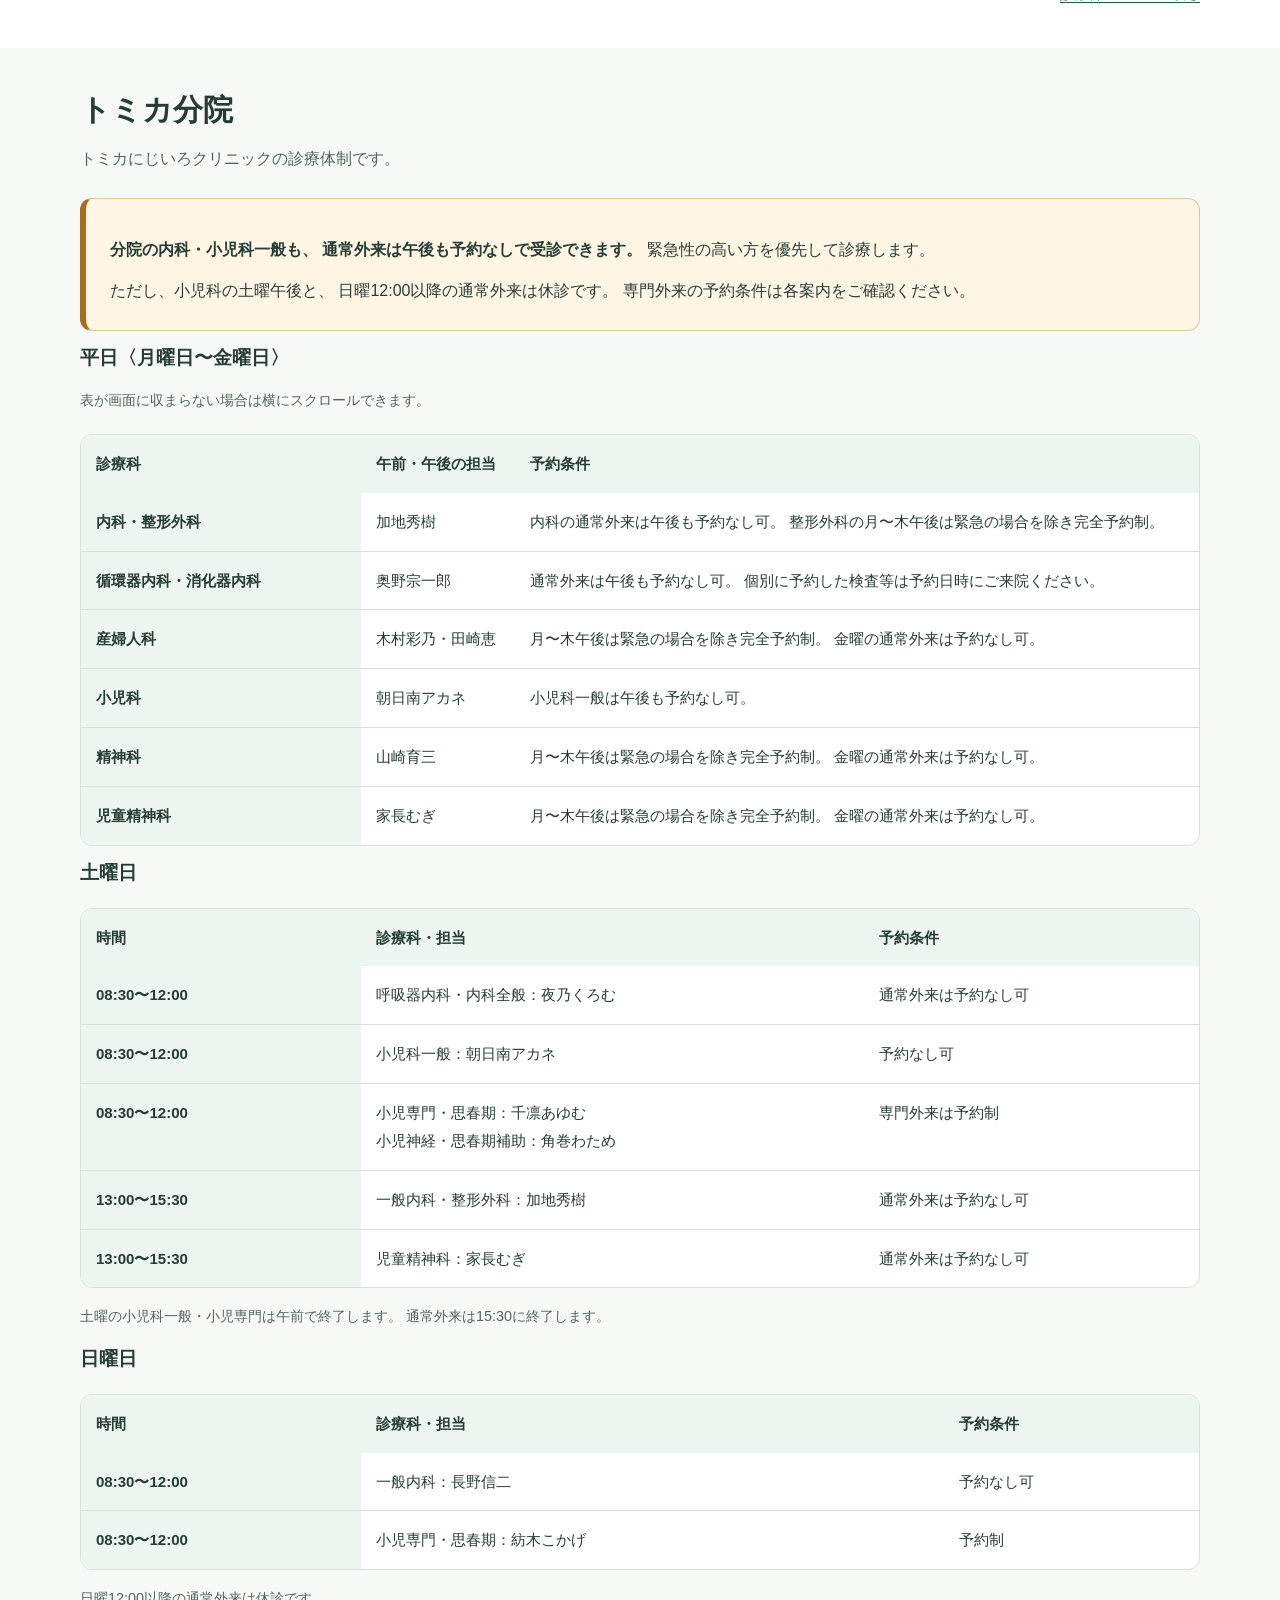
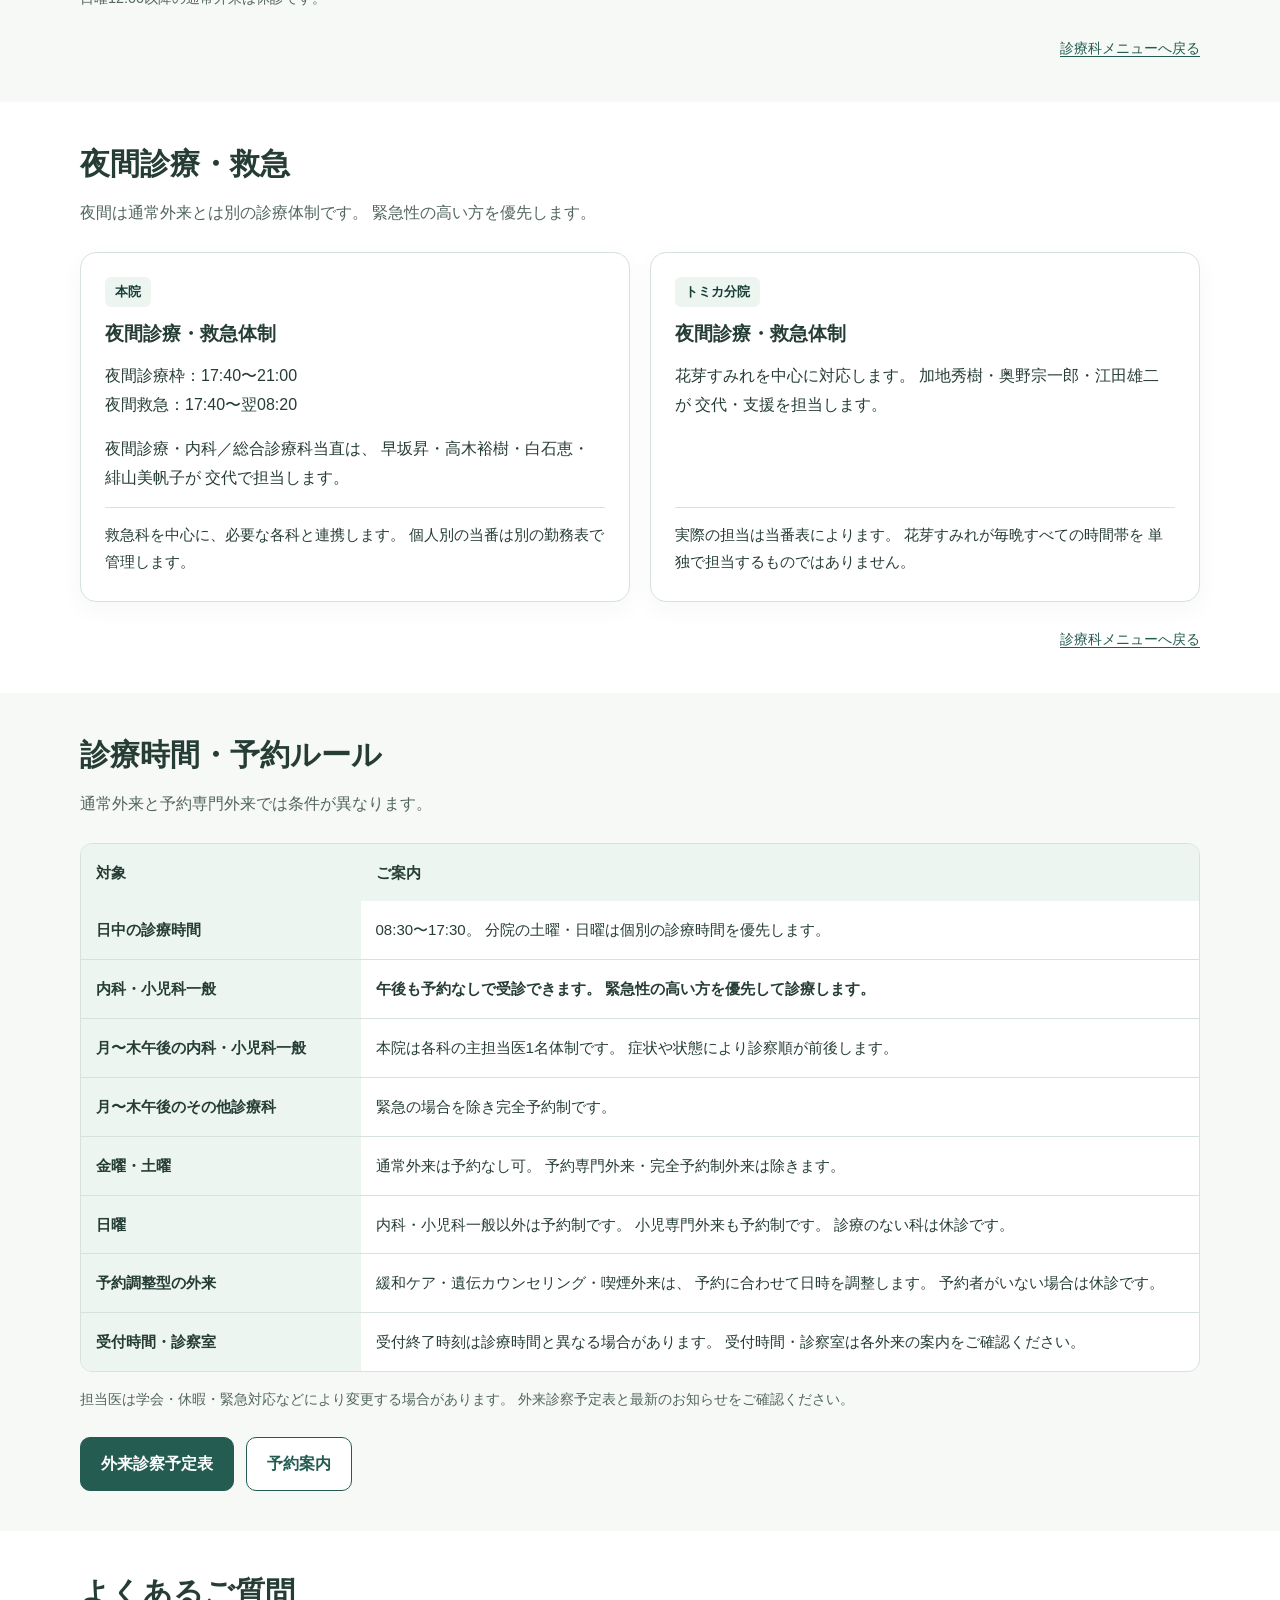
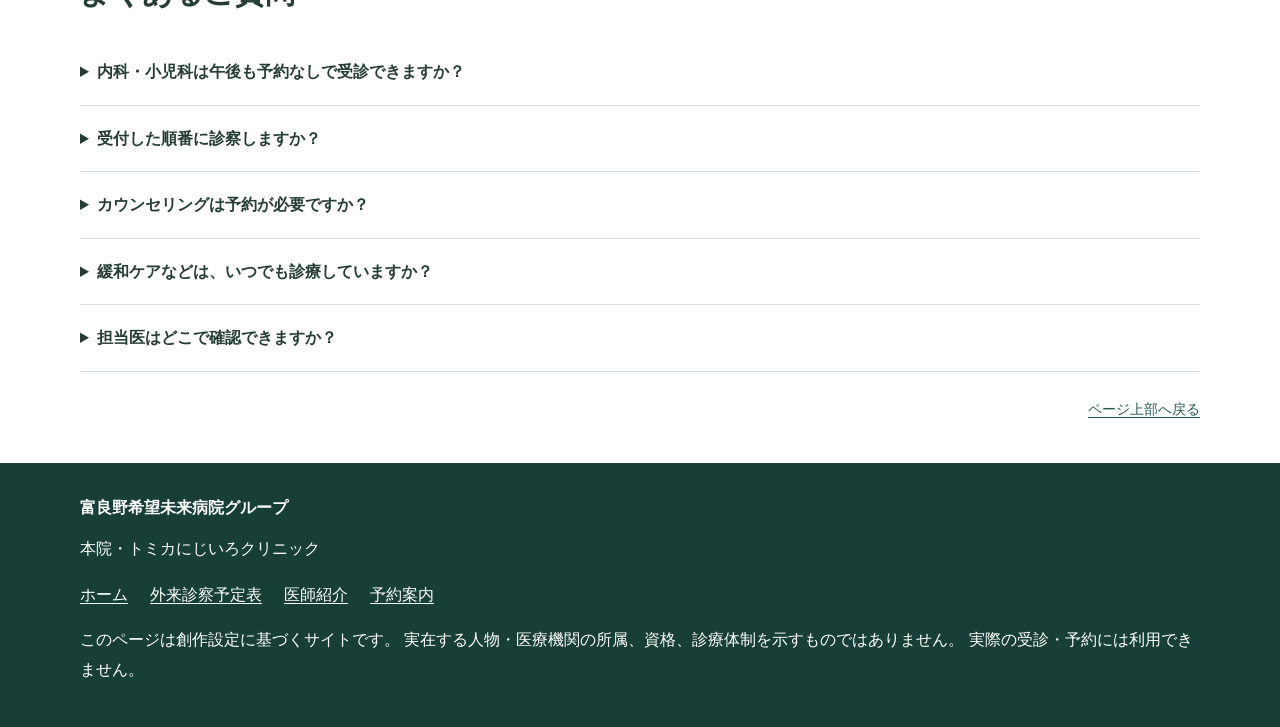
<file: departments.html>
<!DOCTYPE html>
<html lang="ja">
<head>
  <meta charset="UTF-8">
  <meta name="viewport" content="width=device-width, initial-scale=1">

  <title>診療科紹介 | 富良野希望未来病院グループ</title>

  <meta
    name="description"
    content="創作サイト・富良野希望未来病院グループの診療科紹介。内科・小児科一般は午後も予約なしで受診可能とする設定です。本院・トミカ分院の診療科と予約条件をご案内します。"
  >

  <meta name="theme-color" content="#245c51">

  <style>
    :root {
      --main: #245c51;
      --main-dark: #173f37;
      --main-light: #edf5f1;
      --purple: #655080;
      --purple-light: #f3eef8;
      --ink: #263d36;
      --muted: #52665d;
      --line: #d6e2db;
      --background: #f7f9f6;
      --warning: #fff5e5;
      --radius: 16px;
    }

    * {
      box-sizing: border-box;
    }

    html {
      scroll-behavior: smooth;
      scroll-padding-top: 24px;
    }

    body {
      margin: 0;
      color: var(--ink);
      background: var(--background);
      font-family:
        -apple-system, BlinkMacSystemFont,
        "Hiragino Kaku Gothic ProN", "Yu Gothic",
        Meiryo, sans-serif;
      font-size: 16px;
      line-height: 1.85;
      overflow-wrap: anywhere;
    }

    a {
      color: var(--main);
      text-underline-offset: 0.2em;
    }

    a:hover {
      text-decoration-thickness: 2px;
    }

    a:focus-visible,
    summary:focus-visible,
    [tabindex]:focus-visible {
      outline: 3px solid #a76413;
      outline-offset: 5px;
    }

    .container {
      width: min(1120px, calc(100% - 40px));
      margin-inline: auto;
    }

    .skip-link {
      position: absolute;
      top: -100px;
      left: 16px;
      z-index: 100;
      padding: 12px 18px;
      background: #fff;
    }

    .skip-link:focus {
      top: 12px;
    }

    .fiction-banner {
      padding: 9px 0;
      background: var(--main-dark);
      color: #fff;
      font-size: 0.8rem;
    }

    .fiction-banner p {
      margin: 0;
    }

    .site-header {
      border-bottom: 1px solid var(--line);
      background: #fff;
    }

    .header-inner {
      display: flex;
      justify-content: space-between;
      align-items: center;
      flex-wrap: wrap;
      gap: 18px;
      padding-block: 22px;
    }

    .brand {
      color: var(--ink);
      text-decoration: none;
    }

    .brand strong {
      display: block;
      font-size: 1.16rem;
      letter-spacing: 0.03em;
    }

    .brand span {
      display: block;
      color: var(--muted);
      font-size: 0.8rem;
    }

    .global-nav ul {
      display: flex;
      flex-wrap: wrap;
      gap: 6px;
      margin: 0;
      padding: 0;
      list-style: none;
    }

    .global-nav a {
      display: block;
      padding: 9px 11px;
      border-radius: 8px;
      color: var(--ink);
      font-size: 0.92rem;
      text-decoration: none;
    }

    .global-nav a:hover,
    .global-nav a[aria-current="page"] {
      background: var(--main-light);
      color: var(--main-dark);
    }

    .global-nav a[aria-current="page"] {
      font-weight: bold;
    }

    .hero {
      padding: 26px 0 44px;
      background:
        radial-gradient(circle at 92% 15%, #e6ddf3, transparent 38%),
        linear-gradient(135deg, #f4f8ed, #edf6f2);
    }

    .breadcrumbs {
      display: flex;
      flex-wrap: wrap;
      gap: 9px;
      margin: 0 0 28px;
      padding: 0;
      list-style: none;
      color: var(--muted);
      font-size: 0.86rem;
    }

    .eyebrow {
      margin: 0 0 12px;
      color: var(--purple);
      font-size: 0.88rem;
      font-weight: bold;
      letter-spacing: 0.1em;
    }

    h1 {
      margin: 0 0 18px;
      font-size: clamp(2rem, 5vw, 3rem);
      line-height: 1.4;
      letter-spacing: 0.05em;
    }

    .hero-lead {
      max-width: 760px;
      margin: 0;
      font-size: 1.06rem;
    }

    .actions {
      display: flex;
      flex-wrap: wrap;
      gap: 12px;
      margin-top: 24px;
    }

    .button {
      display: inline-flex;
      justify-content: center;
      align-items: center;
      min-height: 48px;
      padding: 11px 20px;
      border: 1px solid var(--main);
      border-radius: 10px;
      background: var(--main);
      color: #fff;
      font-weight: bold;
      text-decoration: none;
    }

    .button.secondary {
      background: #fff;
      color: var(--main);
    }

    .section {
      padding: 40px 0;
    }

    .section.white {
      background: #fff;
    }

    .section-heading {
      margin-bottom: 24px;
    }

    h2 {
      margin: 0 0 12px;
      font-size: clamp(1.4rem, 3vw, 1.85rem);
      line-height: 1.5;
    }

    h3 {
      margin: 12px 0;
      font-size: 1.17rem;
      line-height: 1.6;
    }

    .section-heading p {
      margin: 0;
      color: var(--muted);
    }

    .notice {
      padding: 24px;
      border: 1px solid #ddc69e;
      border-left: 6px solid #a66c22;
      border-radius: 12px;
      background: var(--warning);
    }

    .notice h2 {
      font-size: clamp(1.3rem, 3vw, 1.65rem);
    }

    .notice p {
      margin: 12px 0 0;
    }

    .notice .priority {
      padding-top: 14px;
      border-top: 1px solid #ddc69e;
    }

    .grid {
      display: grid;
      grid-template-columns: repeat(3, minmax(0, 1fr));
      gap: 20px;
    }

    .grid.two {
      grid-template-columns: repeat(2, minmax(0, 1fr));
    }

    .card {
      display: flex;
      flex-direction: column;
      min-width: 0;
      padding: 24px;
      border: 1px solid var(--line);
      border-radius: var(--radius);
      background: #fff;
      box-shadow: 0 8px 24px rgba(28, 62, 49, 0.04);
      scroll-margin-top: 24px;
    }

    .card p {
      margin: 0 0 14px;
    }

    .card p:last-child {
      margin-bottom: 0;
    }

    .tag {
      align-self: flex-start;
      display: inline-block;
      padding: 3px 10px;
      border-radius: 6px;
      background: var(--main-light);
      color: var(--main-dark);
      font-size: 0.8rem;
      font-weight: bold;
    }

    .tag.purple {
      background: var(--purple-light);
      color: #584174;
    }

    .operation {
      margin-top: auto !important;
      padding-top: 14px;
      border-top: 1px solid var(--line);
      font-size: 0.93rem;
    }

    .jump-links {
      display: grid;
      grid-template-columns: repeat(4, minmax(0, 1fr));
      gap: 10px;
      margin: 0;
      padding: 0;
      list-style: none;
    }

    .jump-links a {
      display: block;
      height: 100%;
      padding: 14px;
      border: 1px solid var(--line);
      border-radius: 10px;
      background: #fff;
      font-size: 0.92rem;
      font-weight: bold;
      text-decoration: none;
    }

    .jump-links a:hover {
      background: var(--main-light);
    }

    .table-wrap {
      overflow-x: auto;
      margin-top: 20px;
      border: 1px solid var(--line);
      border-radius: 12px;
      background: #fff;
    }

    table {
      width: 100%;
      border-collapse: collapse;
      font-size: 0.94rem;
    }

    caption {
      padding: 12px 15px;
      background: #f6faf7;
      text-align: left;
      font-weight: bold;
    }

    th,
    td {
      padding: 15px;
      border-bottom: 1px solid var(--line);
      text-align: left;
      vertical-align: top;
    }

    thead th,
    tbody th {
      background: var(--main-light);
    }

    tbody th {
      width: 25%;
    }

    tr:last-child > * {
      border-bottom: none;
    }

    .note {
      color: var(--muted);
      font-size: 0.9rem;
    }

    .clean-list {
      margin: 0;
      padding-left: 1.4em;
    }

    .clean-list li + li {
      margin-top: 9px;
    }

    .back {
      margin: 24px 0 0;
      text-align: right;
      font-size: 0.9rem;
    }

    details {
      padding: 18px 0;
      border-bottom: 1px solid var(--line);
    }

    summary {
      cursor: pointer;
      font-weight: bold;
    }

    details p {
      margin-bottom: 0;
    }

    .site-footer {
      padding: 30px 0;
      background: var(--main-dark);
      color: #fff;
    }

    .site-footer a {
      color: #fff;
    }

    .site-footer p {
      margin: 0 0 12px;
    }

    .footer-links {
      display: flex;
      flex-wrap: wrap;
      gap: 12px 22px;
      padding: 0;
      list-style: none;
    }

    @media (max-width: 900px) {
      .grid {
        grid-template-columns: repeat(2, minmax(0, 1fr));
      }

      .jump-links {
        grid-template-columns: repeat(2, minmax(0, 1fr));
      }
    }

    @media (max-width: 600px) {
      .container {
        width: calc(100% - 32px);
      }

      .grid,
      .grid.two {
        grid-template-columns: 1fr;
      }

      .hero {
        padding-bottom: 32px;
      }

      .section {
        padding: 30px 0;
      }

      .card,
      .notice {
        padding: 20px;
      }

      .global-nav {
        width: 100%;
      }

      .global-nav a {
        padding: 8px;
        font-size: 0.86rem;
      }

      .button {
        flex: 1 1 180px;
      }

      table {
        min-width: 580px;
      }

      .brand strong {
        font-size: 1.04rem;
      }
    }

    @media (prefers-reduced-motion: reduce) {
      html {
        scroll-behavior: auto;
      }
    }

    @media print {
      .skip-link,
      .global-nav,
      .actions,
      .jump-links,
      .back {
        display: none;
      }

      body,
      .hero,
      .section,
      .site-footer {
        color: #000;
        background: #fff;
      }

      .container {
        width: 100%;
      }

      .section {
        padding: 15px 0;
      }

      .grid,
      .grid.two {
        display: block;
      }

      .card {
        margin-bottom: 12px;
        box-shadow: none;
        break-inside: avoid;
      }

      .table-wrap {
        overflow: visible;
      }

      table {
        min-width: 0;
      }

      thead {
        display: table-header-group;
      }

      tr {
        break-inside: avoid;
      }

      a,
      .site-footer a {
        color: #000;
      }
    }
  </style>
</head>

<body id="top">

  <a class="skip-link" href="#main">本文へ移動</a>

  <div class="fiction-banner">
    <div class="container">
      <p>
        創作設定に基づくサイトです。
        実際の受診・医療相談・予約には利用できません。
      </p>
    </div>
  </div>

  <header class="site-header">
    <div class="container header-inner">
      <a class="brand" href="index.html">
        <strong>富良野希望未来病院グループ</strong>
        <span>本院・トミカにじいろクリニック</span>
      </a>

      <nav class="global-nav" aria-label="メインメニュー">
        <ul>
          <li><a href="index.html">ホーム</a></li>
          <li>
            <a href="departments.html" aria-current="page">
              診療科紹介
            </a>
          </li>
          <li><a href="gairai.html">外来診察予定表</a></li>
          <li><a href="doctors.html">医師紹介</a></li>
          <li><a href="reservation.html">予約案内</a></li>
        </ul>
      </nav>
    </div>
  </header>

  <main id="main">

    <section class="hero" aria-labelledby="page-title">
      <div class="container">

        <nav aria-label="現在地">
          <ol class="breadcrumbs">
            <li><a href="index.html">ホーム</a></li>
            <li aria-hidden="true">／</li>
            <li aria-current="page">診療科紹介</li>
          </ol>
        </nav>

        <p class="eyebrow">診療科・専門外来のご案内</p>

        <h1 id="page-title">診療科紹介</h1>

        <p class="hero-lead">
          本院とトミカ分院の診療科をご案内します。
          診療日・担当医・予約条件をご確認のうえ、
          各外来の案内をご覧ください。
        </p>

        <div class="actions">
          <a class="button" href="gairai.html">
            外来診察予定表を見る
          </a>
          <a class="button secondary" href="reservation.html">
            予約案内を見る
          </a>
        </div>
      </div>
    </section>

    <section class="section" aria-labelledby="walk-in-title">
      <div class="container">
        <div class="notice">
          <h2 id="walk-in-title">
            内科・小児科一般は午後も予約なしで受診できます
          </h2>

          <p>
            <strong>
              内科・小児科一般は、
              月曜日から木曜日の午後も予約なしで受診できます。
            </strong>
            金曜日・土曜日の通常外来も、予約なしで受診できます。
          </p>

          <p class="priority">
            <strong>
              緊急性の高い方を優先して診療します。
            </strong>
            症状や状態によって、受付順・予約順と
            診察の順番が前後する場合があります。
            体調が悪い方や、待っている間に症状が悪化した方は、
            すぐに受付・職員へお知らせください。
          </p>

          <p>
            ※小児専門・思春期外来、新生児発達外来など、
            予約制・完全予約制の専門外来は事前予約が必要です。
          </p>
        </div>
      </div>
    </section>

    <section id="menu" class="section white">
      <div class="container">
        <div class="section-heading">
          <h2>診療科を探す</h2>
          <p>ご希望の診療科・外来をお選びください。</p>
        </div>

        <nav aria-label="診療科別メニュー">
          <ul class="jump-links">
            <li><a href="#internal">内科</a></li>
            <li><a href="#general">総合診療科</a></li>
            <li><a href="#surgery">一般外科</a></li>
            <li><a href="#orthopedics">整形外科</a></li>
            <li><a href="#neurology">脳神経内科・脳神経外科</a></li>
            <li><a href="#pediatrics">小児科一般</a></li>
            <li><a href="#pediatric-specialty">小児専門・思春期外来</a></li>
            <li><a href="#newborn">新生児発達外来</a></li>
            <li><a href="#obstetrics">産婦人科</a></li>
            <li><a href="#psychiatry">精神科・児童精神科</a></li>
            <li><a href="#psychosomatic">心療内科</a></li>
            <li><a href="#counseling">カウンセリング</a></li>
            <li><a href="#dermatology">皮膚科</a></li>
            <li><a href="#ophthalmology">眼科</a></li>
            <li><a href="#ent">耳鼻咽喉科</a></li>
            <li><a href="#urology">泌尿器科</a></li>
            <li><a href="#specialty">予約専門外来</a></li>
            <li><a href="#tomica">トミカ分院</a></li>
            <li><a href="#emergency">夜間診療・救急</a></li>
            <li><a href="#rules">診療時間・予約ルール</a></li>
          </ul>
        </nav>
      </div>
    </section>

    <section class="section" aria-labelledby="main-departments">
      <div class="container">
        <div class="section-heading">
          <h2 id="main-departments">本院の診療科</h2>
          <p>
            曜日ごとの担当医は、外来診察予定表をご確認ください。
          </p>
        </div>

        <div class="grid">

          <article id="internal" class="card">
            <span class="tag">午後も予約なし可</span>
            <h3>内科</h3>
            <p>
              内科の一般外来を行います。
              午前・午後とも、通常外来は予約なしで受診できます。
            </p>
            <p>
              <strong>緊急性の高い方を優先します。</strong>
              状態により診察順が前後します。
            </p>
            <p class="operation">
              月〜木午後：主担当医1名体制。<br>
              金・土：午前・午後とも担当医3名。<br>
              日：総合診療科と共通の担当医1名。
            </p>
          </article>

          <article id="general" class="card">
            <span class="tag">総合的な診療</span>
            <h3>総合診療科</h3>
            <p>
              どの診療科を受診するか迷う場合などの
              総合的な診療を行います。
            </p>
            <p class="operation">
              月〜木午後：緊急の場合を除き完全予約制。<br>
              金・土：通常外来は予約なし可。<br>
              日：内科との共通外来・予約なし可。
            </p>
          </article>

          <article id="surgery" class="card">
            <span class="tag">外科系</span>
            <h3>一般外科</h3>
            <p>
              一般外科の外来診療を行います。
              担当医は曜日によって異なります。
            </p>
            <p class="operation">
              診療日：月〜土。<br>
              月〜木午後：緊急の場合を除き完全予約制。<br>
              日：定期外来休診。
            </p>
          </article>

          <article id="orthopedics" class="card">
            <span class="tag">外科系</span>
            <h3>整形外科</h3>
            <p>
              整形外科の外来診療を行います。
              本院の担当は辻元朝子です。
            </p>
            <p class="operation">
              診療日：月〜金。<br>
              月〜木午後：緊急の場合を除き完全予約制。<br>
              土・日：定期外来休診。
            </p>
          </article>

          <article id="neurology" class="card">
            <span class="tag">脳・神経</span>
            <h3>脳神経内科・脳神経外科</h3>
            <p>
              脳・神経領域の外来診療を行います。
              担当は澤田咲です。
            </p>
            <p class="operation">
              診療日：月〜金。<br>
              月〜木午後：緊急の場合を除き完全予約制。<br>
              土・日：定期外来休診。
            </p>
          </article>

          <article id="pediatrics" class="card">
            <span class="tag">午後も予約なし可</span>
            <h3>小児科一般</h3>
            <p>
              お子さんの一般外来を行います。
              <strong>
                月〜木午後も予約なしで受診できます。
                緊急性の高い方を優先します。
              </strong>
            </p>
            <p class="operation">
              月〜木午後：主担当医1名。<br>
              金：星川輝・黒井しば・角巻わため。<br>
              土：星川輝・黒井しば、
              一ノ瀬うるは〈補助医〉。<br>
              日：午前は小々波いるか、午後は蝶屋はなび。
            </p>
          </article>

          <article id="pediatric-specialty" class="card">
            <span class="tag purple">予約専門外来</span>
            <h3>小児専門・思春期外来</h3>
            <p>
              小児専門診療・思春期の相談に対応します。
              小児科一般とは別の予約外来です。
            </p>
            <p class="operation">
              すべて予約制。月〜木午後は完全予約制。<br>
              周央サンゴの思春期担当：水曜のみ。<br>
              本院の日曜定期専門外来：休診。
            </p>
          </article>

          <article id="newborn" class="card">
            <span class="tag purple">完全予約制・小児科所属</span>
            <h3>新生児発達外来</h3>
            <p>
              担当は佐々木彩乃です。
              新生児発達外来は小児科に所属し、
              産婦人科とは別の外来です。
            </p>
            <p class="operation">
              診療日：毎週火曜・金曜の午後。<br>
              完全予約制。<br>
              土曜は実施しません。
            </p>
          </article>

          <article id="obstetrics" class="card">
            <span class="tag">産婦人科</span>
            <h3>産婦人科</h3>
            <p>
              曜日・週により担当医が異なります。
              佐々木彩乃の通常診療はすべて完全予約制です。
            </p>
            <p class="operation">
              月〜木午後：緊急の場合を除き完全予約制。<br>
              日：予約制。<br>
              第5土・日：佐々木彩乃、
              雲母たまこ〈補助〉。
            </p>
          </article>

          <article id="psychiatry" class="card">
            <span class="tag">こころの診療</span>
            <h3>精神科・児童精神科</h3>
            <p>
              精神科・児童精神科の外来診療を行います。
              フォローアップ・リエゾンもこちらで受け付けます。
            </p>
            <p class="operation">
              月〜木午後：緊急の場合を除き完全予約制。<br>
              金・土：通常外来は予約なし可。<br>
              日：雪村双葉〈予約制〉。
            </p>
          </article>

          <article id="psychosomatic" class="card">
            <span class="tag">こころとからだ</span>
            <h3>心療内科</h3>
            <p>
              担当は浜川百合子・風間トオルです。
              担当日は外来診察予定表をご確認ください。
            </p>
            <p class="operation">
              診療日：月〜木・土。<br>
              月〜木午後：緊急の場合を除き完全予約制。<br>
              金・日：休診。
            </p>
          </article>

          <article id="counseling" class="card">
            <span class="tag purple">予約を基本に実施</span>
            <h3>カウンセリング・こころの相談</h3>
            <p>
              予約を基本とします。
              <strong>
                緊急性が高い場合は、
                空いているカウンセラーで対応を調整します。
              </strong>
            </p>
            <p class="operation">
              担当：大音ましろ・葉加瀬冬雪・
              アンジュ・カトリーナ・大久保希美・中村里子。<br>
              医師の診察とは別の予約枠です。
            </p>
          </article>

          <article id="dermatology" class="card">
            <span class="tag">出張医対応</span>
            <h3>皮膚科</h3>
            <p>
              火・水・金の週3日、
              皮膚科の出張医1名が担当します。
            </p>
            <p class="operation">
              火・水午後：緊急の場合を除き完全予約制。<br>
              金：午前・午後とも通常外来は予約なし可。<br>
              月・木・土・日：休診。
            </p>
          </article>

          <article id="ophthalmology" class="card">
            <span class="tag">出張医対応</span>
            <h3>眼科</h3>
            <p>
              火・水・金の週3日、
              眼科の出張医1名が担当します。
            </p>
            <p class="operation">
              火・水午後：緊急の場合を除き完全予約制。<br>
              金：午前・午後とも通常外来は予約なし可。<br>
              月・木・土・日：休診。
            </p>
          </article>

          <article id="ent" class="card">
            <span class="tag">出張医対応</span>
            <h3>耳鼻咽喉科</h3>
            <p>
              火・水・金の週3日、
              耳鼻咽喉科の出張医1名が担当します。
            </p>
            <p class="operation">
              火・水午後：緊急の場合を除き完全予約制。<br>
              金：午前・午後とも通常外来は予約なし可。<br>
              月・木・土・日：休診。
            </p>
          </article>

          <article id="urology" class="card">
            <span class="tag">泌尿器科</span>
            <h3>泌尿器科</h3>
            <p>
              担当は北里りさ・小森明二です。
              曜日・担当医により予約条件が異なります。
            </p>
            <p class="operation">
              月・水午前：予約制。<br>
              月〜木午後：緊急の場合を除き完全予約制。<br>
              金・土：通常外来は予約なし可。日：休診。
            </p>
          </article>

        </div>

        <p class="back"><a href="#menu">診療科メニューへ戻る</a></p>
      </div>
    </section>

    <section id="specialty" class="section white">
      <div class="container">
        <div class="section-heading">
          <h2>予約専門外来</h2>
          <p>
            通常外来とは予約条件が異なります。
            事前に診療日時をご確認ください。
          </p>
        </div>

        <div class="grid two">

          <article class="card">
            <span class="tag purple">完全予約制</span>
            <h3>血管外科・血液内科・心臓外科</h3>
            <p>担当：白砂まどか</p>
            <p class="operation">
              毎月第2・第4木曜日の午後。<br>
              診療日変更は月間予定表で案内します。
            </p>
          </article>

          <article class="card">
            <span class="tag purple">完全予約制</span>
            <h3>ラベンダー外来</h3>
            <p>担当：白砂まどか</p>
            <p class="operation">
              毎週火曜日の午後。<br>
              事前予約が必要です。
            </p>
          </article>

          <article class="card">
            <span class="tag purple">予約に合わせて調整</span>
            <h3>緩和ケア</h3>
            <p>担当：長野信二・星野彩乃・原守</p>
            <p class="operation">
              予約時に担当医・診療日時を調整します。<br>
              <strong>予約者がいない場合は休診です。</strong>
            </p>
          </article>

          <article class="card">
            <span class="tag purple">予約に合わせて調整</span>
            <h3>遺伝カウンセリング</h3>
            <p>担当：田沼譲・星野彩乃・原守</p>
            <p class="operation">
              予約時に担当医・診療日時を調整します。<br>
              <strong>予約者がいない場合は休診です。</strong>
            </p>
          </article>

          <article class="card">
            <span class="tag purple">予約に合わせて調整</span>
            <h3>喫煙外来</h3>
            <p>担当：鏑木ろこ・大泉洋・田沼譲</p>
            <p class="operation">
              予約時に担当医・診療日時を調整します。<br>
              <strong>予約者がいない場合は休診です。</strong>
            </p>
          </article>

        </div>

        <p class="back"><a href="#menu">診療科メニューへ戻る</a></p>
      </div>
    </section>

    <section id="tomica" class="section">
      <div class="container">
        <div class="section-heading">
          <h2>トミカ分院</h2>
          <p>トミカにじいろクリニックの診療体制です。</p>
        </div>

        <div class="notice">
          <p>
            <strong>
              分院の内科・小児科一般も、
              通常外来は午後も予約なしで受診できます。
            </strong>
            緊急性の高い方を優先して診療します。
          </p>
          <p>
            ただし、小児科の土曜午後と、
            日曜12:00以降の通常外来は休診です。
            専門外来の予約条件は各案内をご確認ください。
          </p>
        </div>

        <h3>平日〈月曜日〜金曜日〉</h3>

        <p class="note">
          表が画面に収まらない場合は横にスクロールできます。
        </p>

        <div
          class="table-wrap"
          tabindex="0"
          role="region"
          aria-label="トミカ分院の平日診療科と担当医"
        >
          <table>
            <thead>
              <tr>
                <th scope="col">診療科</th>
                <th scope="col">午前・午後の担当</th>
                <th scope="col">予約条件</th>
              </tr>
            </thead>
            <tbody>
              <tr>
                <th scope="row">内科・整形外科</th>
                <td>加地秀樹</td>
                <td>
                  内科の通常外来は午後も予約なし可。
                  整形外科の月〜木午後は緊急の場合を除き完全予約制。
                </td>
              </tr>
              <tr>
                <th scope="row">循環器内科・消化器内科</th>
                <td>奥野宗一郎</td>
                <td>
                  通常外来は午後も予約なし可。
                  個別に予約した検査等は予約日時にご来院ください。
                </td>
              </tr>
              <tr>
                <th scope="row">産婦人科</th>
                <td>木村彩乃・田崎恵</td>
                <td>
                  月〜木午後は緊急の場合を除き完全予約制。
                  金曜の通常外来は予約なし可。
                </td>
              </tr>
              <tr>
                <th scope="row">小児科</th>
                <td>朝日南アカネ</td>
                <td>小児科一般は午後も予約なし可。</td>
              </tr>
              <tr>
                <th scope="row">精神科</th>
                <td>山崎育三</td>
                <td>
                  月〜木午後は緊急の場合を除き完全予約制。
                  金曜の通常外来は予約なし可。
                </td>
              </tr>
              <tr>
                <th scope="row">児童精神科</th>
                <td>家長むぎ</td>
                <td>
                  月〜木午後は緊急の場合を除き完全予約制。
                  金曜の通常外来は予約なし可。
                </td>
              </tr>
            </tbody>
          </table>
        </div>

        <h3>土曜日</h3>

        <div
          class="table-wrap"
          tabindex="0"
          role="region"
          aria-label="トミカ分院の土曜診療"
        >
          <table>
            <thead>
              <tr>
                <th scope="col">時間</th>
                <th scope="col">診療科・担当</th>
                <th scope="col">予約条件</th>
              </tr>
            </thead>
            <tbody>
              <tr>
                <th scope="row">08:30〜12:00</th>
                <td>呼吸器内科・内科全般：夜乃くろむ</td>
                <td>通常外来は予約なし可</td>
              </tr>
              <tr>
                <th scope="row">08:30〜12:00</th>
                <td>小児科一般：朝日南アカネ</td>
                <td>予約なし可</td>
              </tr>
              <tr>
                <th scope="row">08:30〜12:00</th>
                <td>
                  小児専門・思春期：千凛あゆむ<br>
                  小児神経・思春期補助：角巻わため
                </td>
                <td>専門外来は予約制</td>
              </tr>
              <tr>
                <th scope="row">13:00〜15:30</th>
                <td>一般内科・整形外科：加地秀樹</td>
                <td>通常外来は予約なし可</td>
              </tr>
              <tr>
                <th scope="row">13:00〜15:30</th>
                <td>児童精神科：家長むぎ</td>
                <td>通常外来は予約なし可</td>
              </tr>
            </tbody>
          </table>
        </div>

        <p class="note">
          土曜の小児科一般・小児専門は午前で終了します。
          通常外来は15:30に終了します。
        </p>

        <h3>日曜日</h3>

        <div
          class="table-wrap"
          tabindex="0"
          role="region"
          aria-label="トミカ分院の日曜診療"
        >
          <table>
            <thead>
              <tr>
                <th scope="col">時間</th>
                <th scope="col">診療科・担当</th>
                <th scope="col">予約条件</th>
              </tr>
            </thead>
            <tbody>
              <tr>
                <th scope="row">08:30〜12:00</th>
                <td>一般内科：長野信二</td>
                <td>予約なし可</td>
              </tr>
              <tr>
                <th scope="row">08:30〜12:00</th>
                <td>小児専門・思春期：紡木こかげ</td>
                <td>予約制</td>
              </tr>
            </tbody>
          </table>
        </div>

        <p class="note">
          日曜12:00以降の通常外来は休診です。
        </p>

        <p class="back"><a href="#menu">診療科メニューへ戻る</a></p>
      </div>
    </section>

    <section id="emergency" class="section white">
      <div class="container">
        <div class="section-heading">
          <h2>夜間診療・救急</h2>
          <p>
            夜間は通常外来とは別の診療体制です。
            緊急性の高い方を優先します。
          </p>
        </div>

        <div class="grid two">

          <article class="card">
            <span class="tag">本院</span>
            <h3>夜間診療・救急体制</h3>
            <p>
              夜間診療枠：17:40〜21:00<br>
              夜間救急：17:40〜翌08:20
            </p>
            <p>
              夜間診療・内科／総合診療科当直は、
              早坂昇・高木裕樹・白石恵・緋山美帆子が
              交代で担当します。
            </p>
            <p class="operation">
              救急科を中心に、必要な各科と連携します。
              個人別の当番は別の勤務表で管理します。
            </p>
          </article>

          <article class="card">
            <span class="tag">トミカ分院</span>
            <h3>夜間診療・救急体制</h3>
            <p>
              花芽すみれを中心に対応します。
              加地秀樹・奥野宗一郎・江田雄二が
              交代・支援を担当します。
            </p>
            <p class="operation">
              実際の担当は当番表によります。
              花芽すみれが毎晩すべての時間帯を
              単独で担当するものではありません。
            </p>
          </article>

        </div>

        <p class="back"><a href="#menu">診療科メニューへ戻る</a></p>
      </div>
    </section>

    <section id="rules" class="section">
      <div class="container">
        <div class="section-heading">
          <h2>診療時間・予約ルール</h2>
          <p>
            通常外来と予約専門外来では条件が異なります。
          </p>
        </div>

        <div
          class="table-wrap"
          tabindex="0"
          role="region"
          aria-label="診療時間・予約ルール"
        >
          <table>
            <thead>
              <tr>
                <th scope="col">対象</th>
                <th scope="col">ご案内</th>
              </tr>
            </thead>
            <tbody>
              <tr>
                <th scope="row">日中の診療時間</th>
                <td>
                  08:30〜17:30。
                  分院の土曜・日曜は個別の診療時間を優先します。
                </td>
              </tr>
              <tr>
                <th scope="row">内科・小児科一般</th>
                <td>
                  <strong>
                    午後も予約なしで受診できます。
                    緊急性の高い方を優先して診療します。
                  </strong>
                </td>
              </tr>
              <tr>
                <th scope="row">月〜木午後の内科・小児科一般</th>
                <td>
                  本院は各科の主担当医1名体制です。
                  症状や状態により診察順が前後します。
                </td>
              </tr>
              <tr>
                <th scope="row">月〜木午後のその他診療科</th>
                <td>緊急の場合を除き完全予約制です。</td>
              </tr>
              <tr>
                <th scope="row">金曜・土曜</th>
                <td>
                  通常外来は予約なし可。
                  予約専門外来・完全予約制外来は除きます。
                </td>
              </tr>
              <tr>
                <th scope="row">日曜</th>
                <td>
                  内科・小児科一般以外は予約制です。
                  小児専門外来も予約制です。
                  診療のない科は休診です。
                </td>
              </tr>
              <tr>
                <th scope="row">予約調整型の外来</th>
                <td>
                  緩和ケア・遺伝カウンセリング・喫煙外来は、
                  予約に合わせて日時を調整します。
                  予約者がいない場合は休診です。
                </td>
              </tr>
              <tr>
                <th scope="row">受付時間・診察室</th>
                <td>
                  受付終了時刻は診療時間と異なる場合があります。
                  受付時間・診察室は各外来の案内をご確認ください。
                </td>
              </tr>
            </tbody>
          </table>
        </div>

        <p class="note">
          担当医は学会・休暇・緊急対応などにより変更する場合があります。
          外来診察予定表と最新のお知らせをご確認ください。
        </p>

        <div class="actions">
          <a class="button" href="gairai.html">外来診察予定表</a>
          <a class="button secondary" href="reservation.html">予約案内</a>
        </div>
      </div>
    </section>

    <section class="section white" aria-labelledby="faq-title">
      <div class="container">
        <div class="section-heading">
          <h2 id="faq-title">よくあるご質問</h2>
        </div>

        <details>
          <summary>内科・小児科は午後も予約なしで受診できますか？</summary>
          <p>
            はい。内科・小児科一般は、月〜木午後も予約なしで受診できます。
            ただし、小児専門・思春期外来、新生児発達外来などの
            予約専門外来は事前予約が必要です。
            分院の土曜午後は小児科休診です。
          </p>
        </details>

        <details>
          <summary>受付した順番に診察しますか？</summary>
          <p>
            緊急性の高い方を優先して診療します。
            症状や状態により、受付順・予約順と
            診察の順番が前後する場合があります。
            待っている間に体調が悪化した場合は、
            すぐに受付・職員へお知らせください。
          </p>
        </details>

        <details>
          <summary>カウンセリングは予約が必要ですか？</summary>
          <p>
            予約を基本とします。
            緊急性が高い場合は、空いているカウンセラーで
            対応を調整しますので、受付へお申し出ください。
          </p>
        </details>

        <details>
          <summary>緩和ケアなどは、いつでも診療していますか？</summary>
          <p>
            緩和ケア・遺伝カウンセリング・喫煙外来は、
            予約に合わせて診療日時を調整します。
            予約者がいない場合は休診です。
          </p>
        </details>

        <details>
          <summary>担当医はどこで確認できますか？</summary>
          <p>
            <a href="gairai.html">外来診察予定表</a>
            をご確認ください。
            交代制の担当日や臨時の変更は、
            月間予定表・各外来の案内でお知らせします。
          </p>
        </details>

        <p class="back"><a href="#top">ページ上部へ戻る</a></p>
      </div>
    </section>

  </main>

  <footer class="site-footer">
    <div class="container">
      <p><strong>富良野希望未来病院グループ</strong></p>
      <p>本院・トミカにじいろクリニック</p>

      <nav aria-label="フッターメニュー">
        <ul class="footer-links">
          <li><a href="index.html">ホーム</a></li>
          <li><a href="gairai.html">外来診察予定表</a></li>
          <li><a href="doctors.html">医師紹介</a></li>
          <li><a href="reservation.html">予約案内</a></li>
        </ul>
      </nav>

      <p>
        このページは創作設定に基づくサイトです。
        実在する人物・医療機関の所属、資格、診療体制を示すものではありません。
        実際の受診・予約には利用できません。
      </p>
    </div>
  </footer>

</body>
</html>
</file>
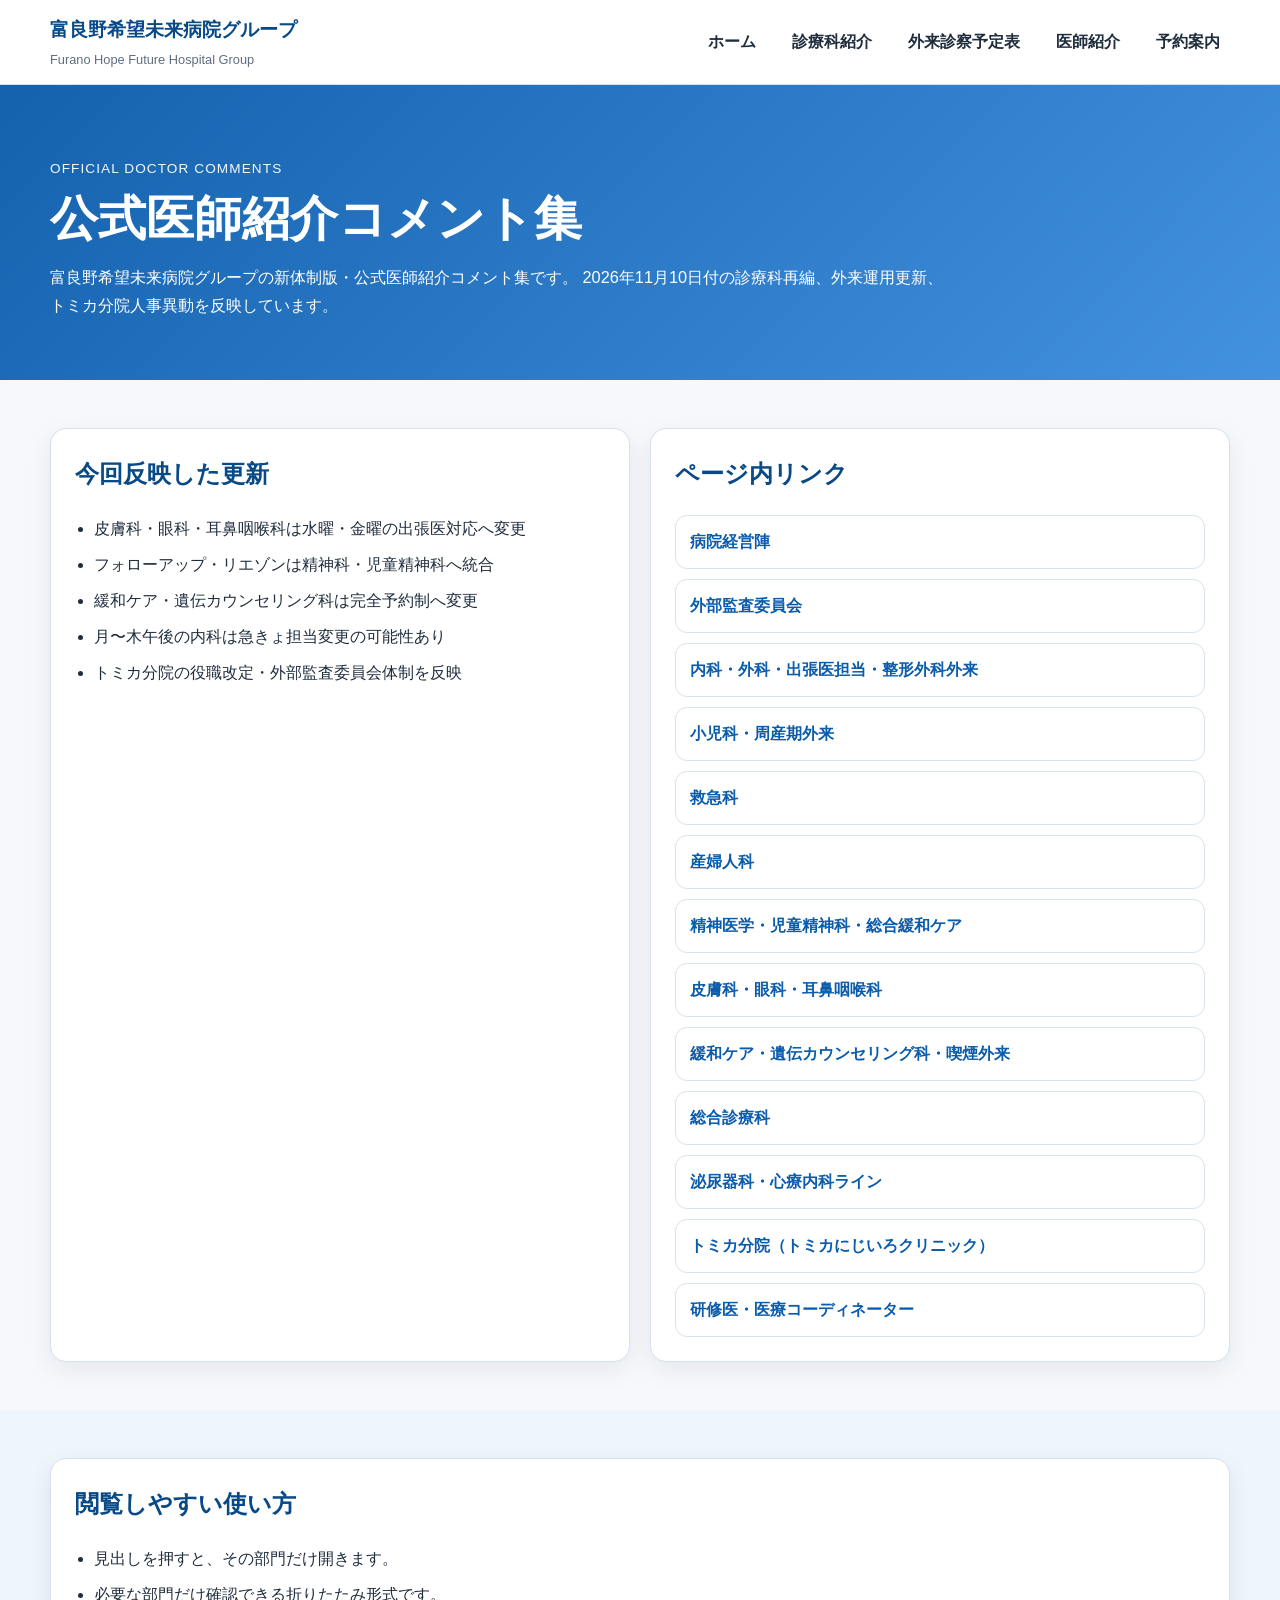
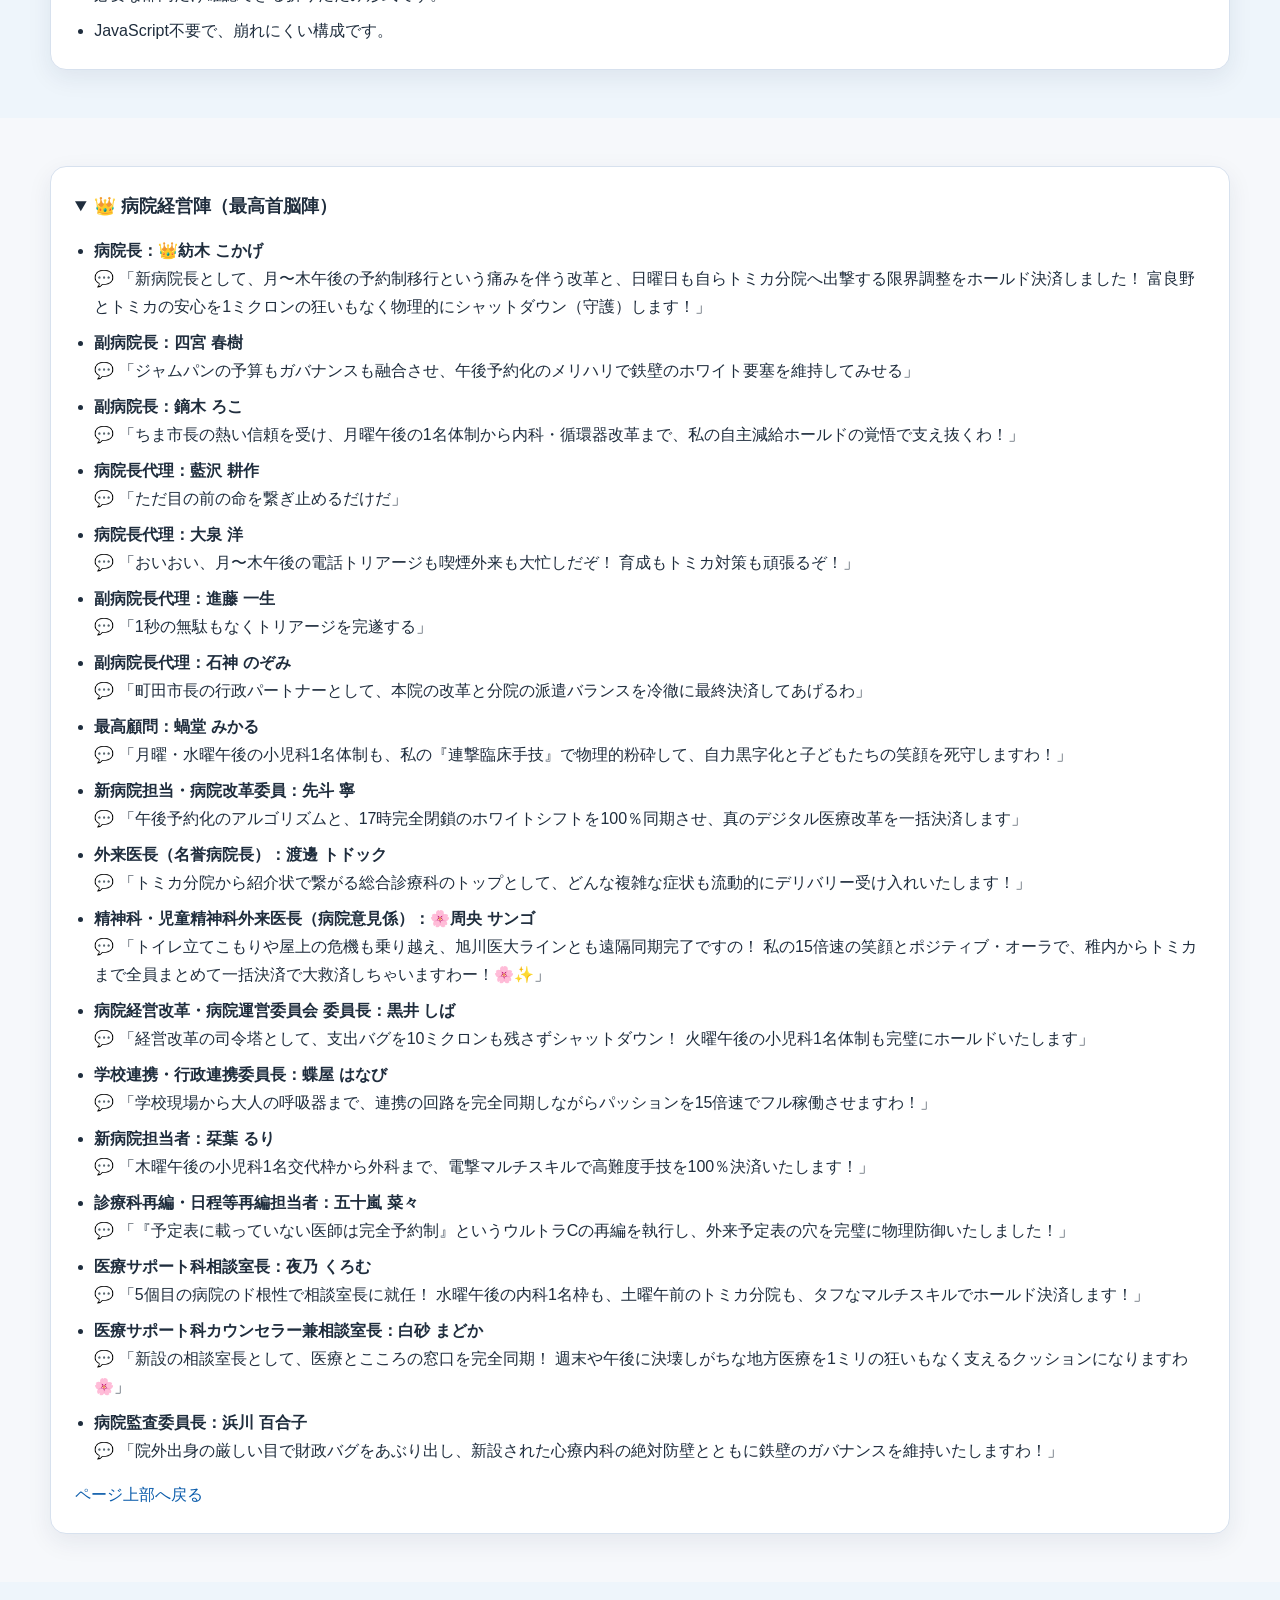
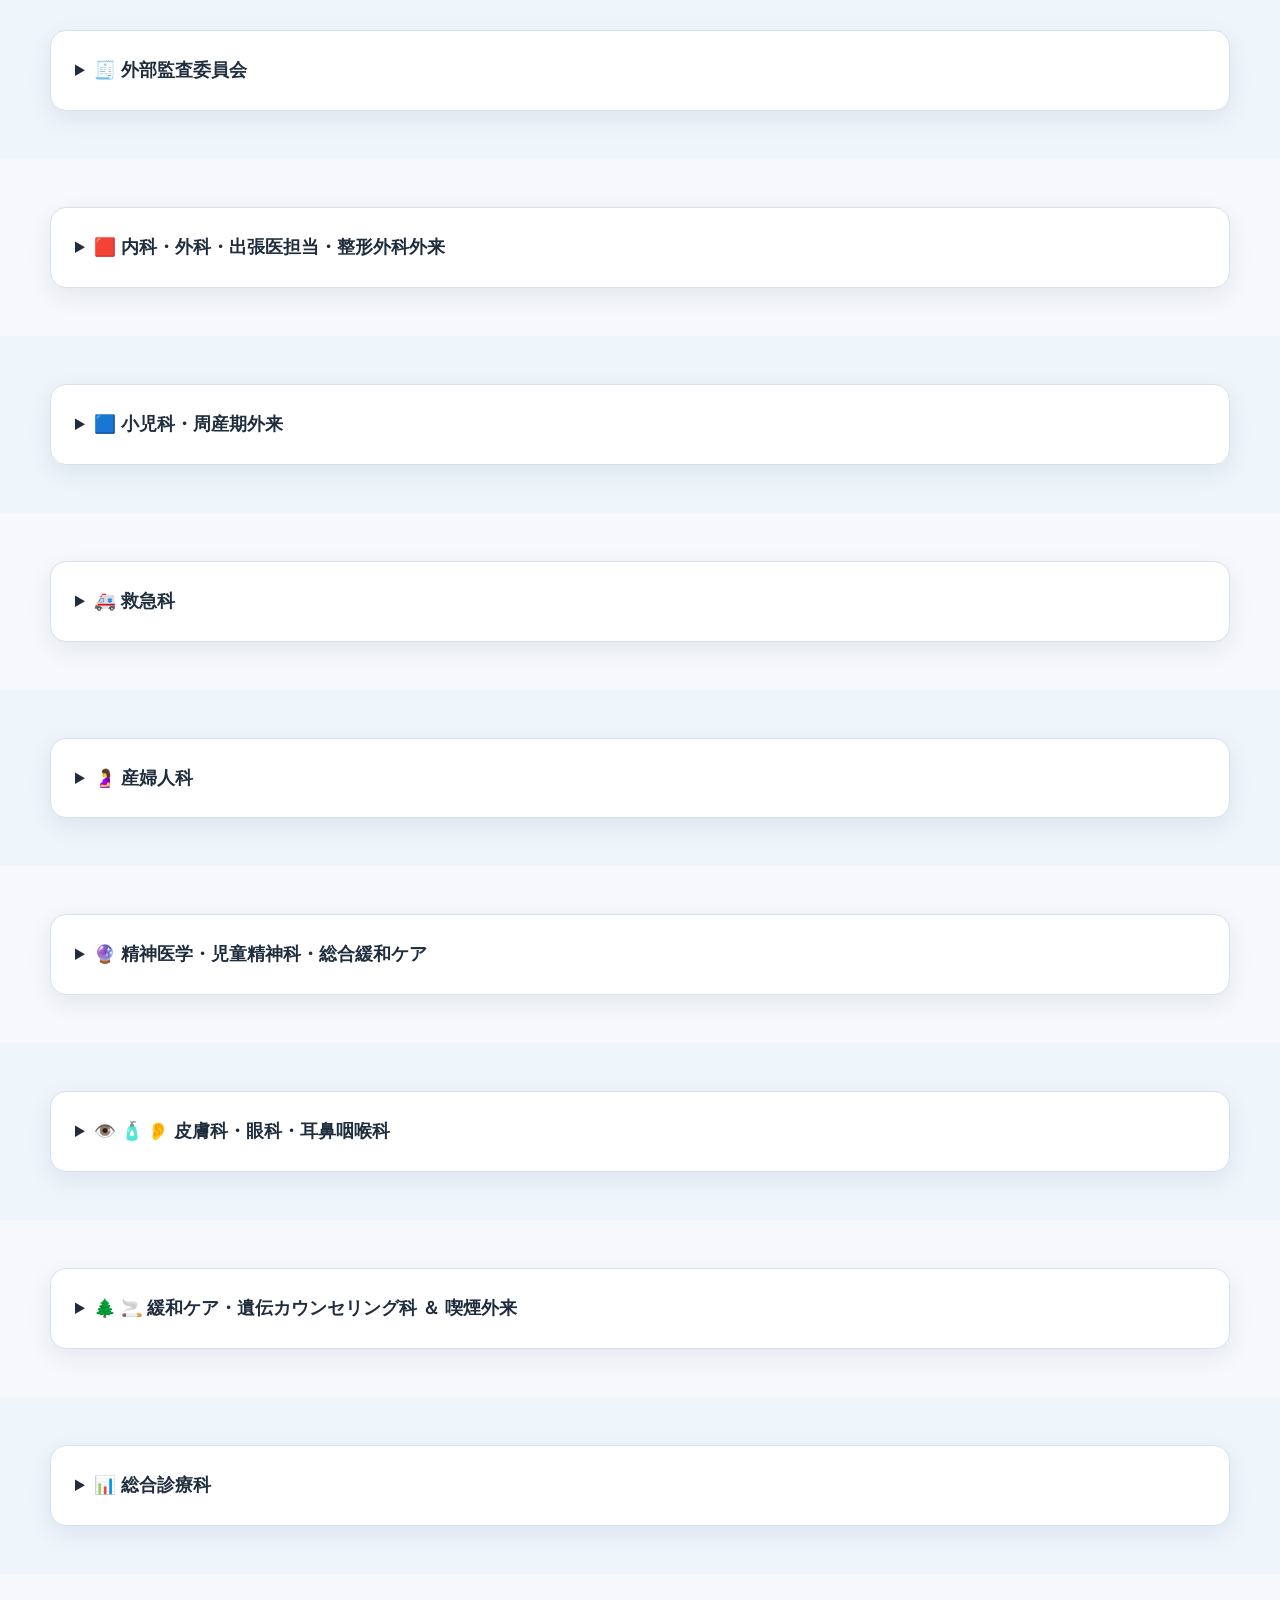
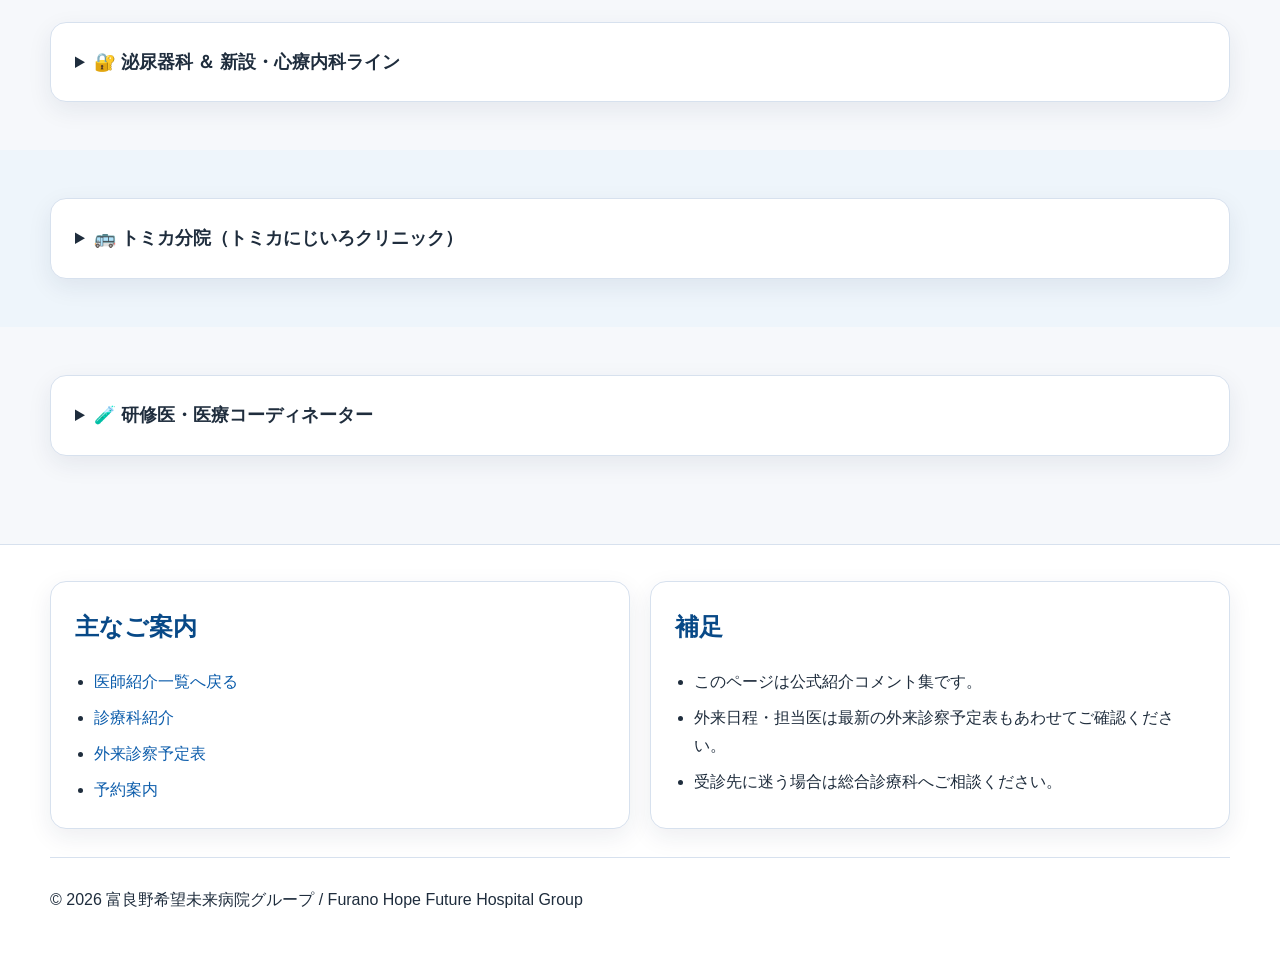
<file: doctor-comments.html>
<!DOCTYPE html>
<html lang="ja">
<head>
  <meta charset="UTF-8">
  <meta name="viewport" content="width=device-width, initial-scale=1.0">
  <title>公式医師紹介コメント集 | 富良野希望未来病院グループ</title>
  <meta name="description" content="富良野希望未来病院グループの公式医師紹介コメント集です。新体制、新ルール、トミカ分院の役職改定を反映した紹介コメントを掲載しています。">
  <link rel="stylesheet" href="style.css">
</head>
<body id="top">
  <header class="site-header">
    <div class="container header-inner">
      <div class="logo">
        <span class="logo-main">富良野希望未来病院グループ</span>
        <span class="logo-sub">Furano Hope Future Hospital Group</span>
      </div>
      <nav class="global-nav">
        <ul>
          <li><a href="index.html">ホーム</a></li>
          <li><a href="departments.html">診療科紹介</a></li>
          <li><a href="gairai.html">外来診察予定表</a></li>
          <li><a href="doctors.html">医師紹介</a></li>
          <li><a href="reservation.html">予約案内</a></li>
        </ul>
      </nav>
    </div>
  </header>

  <main>
    <section class="page-hero">
      <div class="container">
        <p class="eyebrow">Official Doctor Comments</p>
        <h1>公式医師紹介コメント集</h1>
        <p class="page-lead">
          富良野希望未来病院グループの新体制版・公式医師紹介コメント集です。
          2026年11月10日付の診療科再編、外来運用更新、トミカ分院人事異動を反映しています。
        </p>
      </div>
    </section>

    <section class="section">
      <div class="container card-grid cols-2">
        <article class="card">
          <h2>今回反映した更新</h2>
          <ul class="plain-list">
            <li>皮膚科・眼科・耳鼻咽喉科は水曜・金曜の出張医対応へ変更</li>
            <li>フォローアップ・リエゾンは精神科・児童精神科へ統合</li>
            <li>緩和ケア・遺伝カウンセリング科は完全予約制へ変更</li>
            <li>月〜木午後の内科は急きょ担当変更の可能性あり</li>
            <li>トミカ分院の役職改定・外部監査委員会体制を反映</li>
          </ul>
        </article>

        <article class="card">
          <h2>ページ内リンク</h2>
          <ul class="link-list">
            <li><a href="#leaders">病院経営陣</a></li>
            <li><a href="#audit">外部監査委員会</a></li>
            <li><a href="#internal">内科・外科・出張医担当・整形外科外来</a></li>
            <li><a href="#pediatrics">小児科・周産期外来</a></li>
            <li><a href="#emergency">救急科</a></li>
            <li><a href="#obgyn">産婦人科</a></li>
            <li><a href="#mental">精神医学・児童精神科・総合緩和ケア</a></li>
            <li><a href="#skin-eye-ent">皮膚科・眼科・耳鼻咽喉科</a></li>
            <li><a href="#palliative">緩和ケア・遺伝カウンセリング科・喫煙外来</a></li>
            <li><a href="#general">総合診療科</a></li>
            <li><a href="#urology">泌尿器科・心療内科ライン</a></li>
            <li><a href="#tomica">トミカ分院（トミカにじいろクリニック）</a></li>
            <li><a href="#residents">研修医・医療コーディネーター</a></li>
          </ul>
        </article>
      </div>
    </section>

    <section class="section alt">
      <div class="container">
        <article class="card">
          <h2>閲覧しやすい使い方</h2>
          <ul class="plain-list">
            <li>見出しを押すと、その部門だけ開きます。</li>
            <li>必要な部門だけ確認できる折りたたみ形式です。</li>
            <li>JavaScript不要で、崩れにくい構成です。</li>
          </ul>
        </article>
      </div>
    </section>

    <section id="leaders" class="section">
      <div class="container">
        <details class="card" open>
          <summary style="cursor: pointer; font-weight: 700; font-size: 1.1rem;">👑 病院経営陣（最高首脳陣）</summary>
          <div style="margin-top: 16px;">
            <ul class="plain-list">
              <li><strong>病院長：👑紡木 こかげ</strong><br>💬 「新病院長として、月〜木午後の予約制移行という痛みを伴う改革と、日曜日も自らトミカ分院へ出撃する限界調整をホールド決済しました！ 富良野とトミカの安心を1ミクロンの狂いもなく物理的にシャットダウン（守護）します！」</li>
              <li><strong>副病院長：四宮 春樹</strong><br>💬 「ジャムパンの予算もガバナンスも融合させ、午後予約化のメリハリで鉄壁のホワイト要塞を維持してみせる」</li>
              <li><strong>副病院長：鏑木 ろこ</strong><br>💬 「ちま市長の熱い信頼を受け、月曜午後の1名体制から内科・循環器改革まで、私の自主減給ホールドの覚悟で支え抜くわ！」</li>
              <li><strong>病院長代理：藍沢 耕作</strong><br>💬 「ただ目の前の命を繋ぎ止めるだけだ」</li>
              <li><strong>病院長代理：大泉 洋</strong><br>💬 「おいおい、月〜木午後の電話トリアージも喫煙外来も大忙しだぞ！ 育成もトミカ対策も頑張るぞ！」</li>
              <li><strong>副病院長代理：進藤 一生</strong><br>💬 「1秒の無駄もなくトリアージを完遂する」</li>
              <li><strong>副病院長代理：石神 のぞみ</strong><br>💬 「町田市長の行政パートナーとして、本院の改革と分院の派遣バランスを冷徹に最終決済してあげるわ」</li>
              <li><strong>最高顧問：蝸堂 みかる</strong><br>💬 「月曜・水曜午後の小児科1名体制も、私の『連撃臨床手技』で物理的粉砕して、自力黒字化と子どもたちの笑顔を死守しますわ！」</li>
              <li><strong>新病院担当・病院改革委員：先斗 寧</strong><br>💬 「午後予約化のアルゴリズムと、17時完全閉鎖のホワイトシフトを100％同期させ、真のデジタル医療改革を一括決済します」</li>
              <li><strong>外来医長（名誉病院長）：渡邊 トドック</strong><br>💬 「トミカ分院から紹介状で繋がる総合診療科のトップとして、どんな複雑な症状も流動的にデリバリー受け入れいたします！」</li>
              <li><strong>精神科・児童精神科外来医長（病院意見係）：🌸周央 サンゴ</strong><br>💬 「トイレ立てこもりや屋上の危機も乗り越え、旭川医大ラインとも遠隔同期完了ですの！ 私の15倍速の笑顔とポジティブ・オーラで、稚内からトミカまで全員まとめて一括決済で大救済しちゃいますわー！🌸✨」</li>
              <li><strong>病院経営改革・病院運営委員会 委員長：黒井 しば</strong><br>💬 「経営改革の司令塔として、支出バグを10ミクロンも残さずシャットダウン！ 火曜午後の小児科1名体制も完璧にホールドいたします」</li>
              <li><strong>学校連携・行政連携委員長：蝶屋 はなび</strong><br>💬 「学校現場から大人の呼吸器まで、連携の回路を完全同期しながらパッションを15倍速でフル稼働させますわ！」</li>
              <li><strong>新病院担当者：栞葉 るり</strong><br>💬 「木曜午後の小児科1名交代枠から外科まで、電撃マルチスキルで高難度手技を100％決済いたします！」</li>
              <li><strong>診療科再編・日程等再編担当者：五十嵐 菜々</strong><br>💬 「『予定表に載っていない医師は完全予約制』というウルトラCの再編を執行し、外来予定表の穴を完璧に物理防御いたしました！」</li>
              <li><strong>医療サポート科相談室長：夜乃 くろむ</strong><br>💬 「5個目の病院のド根性で相談室長に就任！ 水曜午後の内科1名枠も、土曜午前のトミカ分院も、タフなマルチスキルでホールド決済します！」</li>
              <li><strong>医療サポート科カウンセラー兼相談室長：白砂 まどか</strong><br>💬 「新設の相談室長として、医療とこころの窓口を完全同期！ 週末や午後に決壊しがちな地方医療を1ミリの狂いもなく支えるクッションになりますわ🌸」</li>
              <li><strong>病院監査委員長：浜川 百合子</strong><br>💬 「院外出身の厳しい目で財政バグをあぶり出し、新設された心療内科の絶対防壁とともに鉄壁のガバナンスを維持いたしますわ！」</li>
            </ul>
            <p style="margin-top: 16px;"><a href="#top">ページ上部へ戻る</a></p>
          </div>
        </details>
      </div>
    </section>

    <section id="audit" class="section alt">
      <div class="container">
        <details class="card">
          <summary style="cursor: pointer; font-weight: 700; font-size: 1.1rem;">🧾 外部監査委員会</summary>
          <div style="margin-top: 16px;">
            <ul class="plain-list">
              <li><strong>外部監査委員会委員長：山崎 育三</strong></li>
              <li><strong>外部監査委員会副委員長：江田 雄二</strong></li>
              <li><strong>外部監査委員会筆頭理事：</strong>龍巻ちせ（トミカ市長） / 町田ちま（富良野市長） / 各市の担当者</li>
              <li><strong>外部監査委員会委員：</strong>蝸堂 みかる / 紡木 こかげ / 四宮 春樹 / 大泉 洋 / 周央サンゴ</li>
            </ul>
            <p>
              富良野希望未来病院（本院）とトミカ分院（トミカにじいろクリニック）の運営・連携体制を継続的に監査するための外部監査体制です。
            </p>
            <p style="margin-top: 16px;"><a href="#top">ページ上部へ戻る</a></p>
          </div>
        </details>
      </div>
    </section>

    <section id="internal" class="section">
      <div class="container">
        <details class="card">
          <summary style="cursor: pointer; font-weight: 700; font-size: 1.1rem;">🟥 内科・外科・出張医担当・整形外科外来</summary>
          <div style="margin-top: 16px;">
            <p>
              月〜木午後の内科は1名体制で運用していますが、診療科再編に伴う柔軟配置の影響により、急きょ担当医が変更となる場合があります。
            </p>
            <ul class="plain-list">
              <li><strong>外科主任部長：猪股 隆</strong><br>💬 「月〜木午後は予約制で効率化し、金・土のオペ室と外来を24時間体制で完璧に回してみせます！」</li>
              <li><strong>外科主任部長代理：栞葉 るり</strong><br>💬 「（※紹介コメントは経営陣に同期されています）」</li>
              <li><strong>内科主任部長（循環器内科）：鏑木 ろこ</strong><br>💬 「（※紹介コメントは経営陣に同期されています）」</li>
              <li><strong>消化器内科主任部長代理：五島 健助</strong><br>💬 「離島で培った孤島の盾の経験と、本院の仲間たちとの鉄壁のクッションで、どんな患者さんも100％救いましょう」</li>
              <li><strong>主任係長代理（消化器内科）：神楽坂 倫太郎</strong><br>💬 「月曜午後の内科1名交代枠も、俺の10ミクロンの超速内視鏡手技で100％決済してやるぜ！」</li>
              <li><strong>循環器内科主任部長：高本 めぐみ</strong><br>💬 「月〜木午後は予約制で丁寧な循環器診療を執行し、金・土の集中配置日で全道からの患者様を15倍速でトリアージいたします！」</li>
              <li><strong>神経内科（脳神経内科・外科担当）主任部長：澤田 咲</strong><br>💬 「月〜木午後の脳神経専門予約枠をきっちりホールドし、急変時には24時間ERと即座に連携いたします」</li>
              <li><strong>血管外科・血液内科・心臓外科主任部長 兼 ラベンダー外来統括責任者：白砂 まどか</strong><br>💬 「（※紹介コメントは経営陣に同期されています）」</li>
              <li><strong>整形外科主任係長（常勤医）：辻元 朝子</strong><br>💬 「パッションが止まりません！ 火・木午後の予約制枠でも、骨折や外傷の患者様をガッチリ支えてみせます！」</li>
              <li><strong>内科・消化器内科 主任係長代理 兼 15倍速内視鏡室監査官：松前 春香</strong><br>💬 「火曜午後の内科1名体制は私にお任せください！ 消化管のバグを10ミクロンも残さずクリーンにシャットダウンいたしますわ！」</li>
              <li><strong>呼吸器内科 主任係長代理 兼 総合診療科・整形外科災害連携官：夜乃 くろむ</strong><br>💬 「（※紹介コメントは経営陣に同期されています）」</li>
              <li><strong>内科 医員：早坂 昇</strong><br>💬 「木曜午後の内科1名体制、さらにトミカ分院の日曜午前枠まで、タフな内科の底力でガッチリホールド決済しますぞい！」</li>
              <li><strong>内科 医員：高木 裕樹</strong><br>💬 「水曜午後の内科1名交代枠も、どんな急患も『受け入れ拒否ゼロ』の精神で素早くトリアージ決済します！」</li>
              <li><strong>内科 医員：樋口 楓 / 白石 恵 / 緋山 美帆子 / 大泉 洋</strong><br>💬 「再編後も各専門性を背景に、必要な場面では本院全体を支える横断ラインとして連携いたします」</li>
              <li><strong>遺伝カウンセリング科 ＆ 緩和ケア科 予約担当医（外科/小児外科サポート兼務）：原 守</strong><br>💬 「月〜木午後の完全予約制移行のおかげで、予約整理のアルゴリズムが1ミリの狂いもなく処理できます！ サポートブザーだけは鳴らさないでくださいぞいぃ〜！😭」</li>
            </ul>
            <p style="margin-top: 16px;"><a href="#top">ページ上部へ戻る</a></p>
          </div>
        </details>
      </div>
    </section>

    <section id="pediatrics" class="section alt">
      <div class="container">
        <details class="card">
          <summary style="cursor: pointer; font-weight: 700; font-size: 1.1rem;">🟦 小児科・周産期外来</summary>
          <div style="margin-top: 16px;">
            <ul class="plain-list">
              <li><strong>思春期科主任部長 病院改革委員（小児外科主任部長兼務）：先斗 寧</strong><br>💬 「（※紹介コメントは経営陣に同期されています）」</li>
              <li><strong>思春期科主任部長代理（小児外科主任部長代理兼務）：五十嵐 菜々</strong><br>💬 「（※紹介コメントは経営陣に同期されています）」</li>
              <li><strong>思春期科最高統括責任者（小児科全般主任部長兼務）：石神 のぞみ</strong><br>💬 「（※紹介コメントは経営陣に同期されています）」</li>
              <li><strong>思春期科主任係長（小児科全般主任係長代理兼務）：小々波 いるか</strong><br>💬 「日曜午前と土曜の小児科枠を担当！ 内科と小児科のハイブリッドな経験で、子どもたちの笑顔を守るクッションになります！」</li>
              <li><strong>小児糖尿病・内分泌・新生児科新生児発達科主任部長：不破 拓海</strong><br>💬 「火曜午後の完全予約制枠で、サバイバル医療のギヤを15倍速で爆発させてやるぜ！」</li>
              <li><strong>小児科全般主任係長：星川 輝</strong><br>💬 「水曜午後の小児科1名体制も、みかる最高顧問の補助と一緒にパッション100％フル稼働でハツラツデリバリーしちゃいます！」</li>
              <li><strong>思春期科・小児科外来医長：紡木 こかげ</strong><br>💬 「（※紹介コメントは経営陣に同期されています）」</li>
              <li><strong>病院経営改革委員長 兼 小児科全般主任部長補佐 兼 児童精神科専門医：黒井 しば</strong><br>💬 「（※紹介コメントは経営陣に同期されています）」</li>
              <li><strong>別館臨床最高執行責任者（COO） 兼 小児科全般主任部長 兼 児童精神・特殊外科連撃統括医：蝸堂 みかる</strong><br>💬 「（※紹介コメントは経営陣に同期されています）」</li>
              <li><strong>本館・別館小児科最高顧問 兼 院内総選挙管理委員長：千凛 あゆむ</strong><br>💬 「土曜午前のトミカ分院派遣枠も、東大の厳格な規律を以て一括決済で引き受け、地域の小児医療を盤石にいたします！」</li>
              <li><strong>医員（小児神経科担当医、児童精神科研修中）：角巻 わため</strong><br>💬 「土曜午前のトミカ分院補助から日曜の産婦人科お産防壁まで、ハツラツフル稼働でホールド決済することに完全同期されています🌸」</li>
              <li><strong>思春期科・小児外科・小児神経：栞葉 るり</strong><br>💬 「（※紹介コメントは経営陣に同期されています）」</li>
              <li><strong>小児科・周産期・慢性期マルチタスク統括特任部長 兼 こどもとこころの相談最高顧問：蝶屋 はなび</strong><br>💬 「（※紹介コメントは経営陣に同期されています）」</li>
            </ul>
            <p style="margin-top: 16px;"><a href="#top">ページ上部へ戻る</a></p>
          </div>
        </details>
      </div>
    </section>

    <section id="emergency" class="section">
      <div class="container">
        <details class="card">
          <summary style="cursor: pointer; font-weight: 700; font-size: 1.1rem;">🚑 救急科</summary>
          <div style="margin-top: 16px;">
            <ul class="plain-list">
              <li><strong>救急科主任部長：藍沢 耕作 ／ 救急科主任係長：進藤 一生</strong><br>💬 「（※紹介コメントは経営陣に同期されています）」</li>
              <li><strong>救急科主任部長代理（AI手術担当医）：五条 蓮</strong><br>💬 「10ミクロンも狂わないダヴィンチ遠隔制御を、24時間ERの救急AI手術に完全インフラ化します」</li>
              <li><strong>救急科主任部長代理 兼 総合診療科主任係長：一橋 太郎</strong><br>💬 「月〜木午後の予約制移行で外来から回ってくる急患も、直撃当直医として1秒の無駄もなく物理防御してみせます！」</li>
              <li><strong>救急科主任部長代理（救急科専門医）：星川 サラ</strong><br>💬 「冬本番の雪国ERを決壊させるような緊急事態も、弟の輝に負けないパッションで24時間100％決済します！」</li>
              <li><strong>別館救急科（ER）主任係長代理 兼 特殊外科突撃当直医：神崎 徹</strong><br>💬 「ウインターERの決壊バグを1秒の無駄もなく物理防御する突撃当直医としてフル稼働します！」</li>
              <li><strong>医員（小児救急先行医）：前澤 優作</strong><br>💬 「私の圧倒的なパッションと資金力を、子どもたちの命の防壁に全量投入し、小さなバイタル決壊を一瞬でシャットダウンしますぞい！」</li>
              <li><strong>医員（山岳救助担当医）：茨城 美紅</strong><br>💬 「冬の十勝岳連峰の遭難バグを、離島仕込みのど根性トリアージで1秒の無駄もなく物理防御する盾となりますよ！」</li>
            </ul>
            <p style="margin-top: 16px;"><a href="#top">ページ上部へ戻る</a></p>
          </div>
        </details>
      </div>
    </section>

    <section id="obgyn" class="section alt">
      <div class="container">
        <details class="card">
          <summary style="cursor: pointer; font-weight: 700; font-size: 1.1rem;">🤰 産婦人科</summary>
          <div style="margin-top: 16px;">
            <ul class="plain-list">
              <li><strong>産婦人科主任部長：四宮 春樹</strong><br>💬 「（※紹介コメントは経営陣に同期されています）」</li>
              <li><strong>産婦人科主任係長：水野 遥</strong><br>💬 「有給100％スマイルを維持し、ストレスをため込まずに毎日笑顔でジャムパンを食べながらお産を支えます！」</li>
              <li><strong>医員（産婦人科カウンセリング担当）：赤羽 葉雪</strong><br>💬 「妊婦さんやご家族の不安に寄り添い、10ミクロンの狂いもなく精神的防壁を築きます！」</li>
              <li><strong>医員：赤羽 祐司</strong><br>💬 「妻の葉雪とともに、寒さに負けないパッションで産婦人科の24時間体制を支え、残業ゼロのホワイトな防壁となります！」</li>
              <li><strong>医員（産婦人科研修医、その他臨床）：雲母 たまこ</strong><br>💬 「第3・4週の週末お産ラインも、四宮先生や先斗先生とがっちりスクラムを組んで、15倍速のハツラツフル稼働クッションになります！🌸」</li>
              <li><strong>産婦人科 日中外来特任主任部長（※日勤帯）：菊田 真理恵</strong><br>💬 「日勤帯はバリバリフル稼働で若い先生たちをサポート！ 四宮先生、極上ジャムパンを食べて15倍速でお産をホールド決済しましょうね！」</li>
            </ul>
            <p style="margin-top: 16px;"><a href="#top">ページ上部へ戻る</a></p>
          </div>
        </details>
      </div>
    </section>

    <section id="mental" class="section">
      <div class="container">
        <details class="card">
          <summary style="cursor: pointer; font-weight: 700; font-size: 1.1rem;">🔮 精神医学・児童精神科・総合緩和ケア</summary>
          <div style="margin-top: 16px;">
            <p>
              フォローアップ外来・リエゾン特別外来は、精神科・児童精神科に統合して運用しています。
            </p>
            <ul class="plain-list">
              <li><strong>精神科主任部長：夢咲 ネム</strong><br>💬 「月〜木午後の予約制マインドフルネス外来で、睡眠医学の知見から患者さんのストレスを科学的に癒やしましょう」</li>
              <li><strong>思春期科特任主任教授（児童精神科連携トップ）：🌸周央 サンゴ</strong><br>💬 「（※紹介コメントは経営陣に同期されています）」</li>
              <li><strong>児童精神科・精神科主任係長：先斗 寧</strong><br>💬 「（※紹介コメントは経営陣に同期されています）」</li>
              <li><strong>児童精神科主任部長：雪村 双葉</strong><br>💬 「日曜日の完全予約枠でも、旭川医大へ出向した空澄セナ副教授とオンコール同期して、ファミリーの不安を5分以内でホールド決済します」</li>
              <li><strong>こころの相談窓口「ふらの・ハートポート」専任外来医長代理：中村 里子</strong><br>💬 「心理カウンセラーと医師免許の両面からアプローチし、統合後のフォローアップ相談や予約なし外来でも迷いを5分以内でホールド決済いたします！」</li>
              <li><strong>思春期科・こころの専門医（児童精神科主任部長代理兼務）：竹田 康</strong><br>💬 「周央サンゴ先生の最高の相棒（バディ）として、15倍速ポジティブ一括救済と夜間安心当直の要となります！」</li>
              <li><strong>児童精神科主任教授（特任） 兼 周産期・循環器内科連撃統括医：天宮 こころ</strong><br>💬 「周央サンゴ先生や黒井しば委員長とがっちりスクラムを組み、子どもたちのこころとからだのバイタルを決壊から物理防御してみせますわ🌸」</li>
              <li><strong>専任心理士 兼 広域学校連携スクールカウンセラー：葉加瀬 冬雪</strong><br>💬 「トミカのフリースクール連携とも同期し、学校のいじめや孤立のSOSを見逃さず、若手トリプルラインとスクラムを組みます🌸」</li>
              <li><strong>別館児童精神科 専任主任心理士：アンジュ・カトリーナ</strong><br>💬 「サンゴ先生や竹田先生の15倍速ポジティブ空間の後ろで、この錬金術的な傾聴スキルでこころの迷いをガッチリホールド決済してやんよ！」</li>
              <li><strong>別館精神科 専任心理士：大久保 希美</strong><br>💬 「夢咲ネム先生の睡眠科学と連携し、大人のストレスや社会のバグによる疲弊を静かに受け止める鉄壁のメンタルクッションとなります」</li>
            </ul>
            <p style="margin-top: 16px;"><a href="#top">ページ上部へ戻る</a></p>
          </div>
        </details>
      </div>
    </section>

    <section id="skin-eye-ent" class="section alt">
      <div class="container">
        <details class="card">
          <summary style="cursor: pointer; font-weight: 700; font-size: 1.1rem;">👁️ 🧴 👂 皮膚科・眼科・耳鼻咽喉科</summary>
          <div style="margin-top: 16px;">
            <p>
              皮膚科・眼科・耳鼻咽喉科は常設外来から、<strong>水曜・金曜の出張医1名体制</strong>へ移行しました。
            </p>
            <ul class="plain-list">
              <li><strong>皮膚科</strong><br>💬 「出張医対応となっても、安全監査と専門性を保ちながら必要な患者さんをしっかり支えます」</li>
              <li><strong>眼科</strong><br>💬 「限られた診療日でも、必要な検査と評価を集中して確実に行える体制を目指します」</li>
              <li><strong>耳鼻咽喉科</strong><br>💬 「出張医1名体制でも、導線と連携を磨き、必要な患者さんを滞りなく受け止めます」</li>
            </ul>
            <p style="margin-top: 16px;"><a href="#top">ページ上部へ戻る</a></p>
          </div>
        </details>
      </div>
    </section>

    <section id="palliative" class="section">
      <div class="container">
        <details class="card">
          <summary style="cursor: pointer; font-weight: 700; font-size: 1.1rem;">🌲 🚬 緩和ケア・遺伝カウンセリング科 ＆ 喫煙外来</summary>
          <div style="margin-top: 16px;">
            <p>
              緩和ケア・遺伝カウンセリング科は<strong>完全予約制</strong>となり、必要時は夜間当直帯や内科枠にも柔軟に配置して対応します。
            </p>
            <ul class="plain-list">
              <li><strong>緩和ケア主任部長（消化器内科専門医）：長野 信二</strong><br>💬 「完全予約制となった今も、がんの痛みだけでなくご家族のスピリチュアルな痛みまで15倍速の優しさでホールド決済いたします」</li>
              <li><strong>遺伝カウンセリング主任部長（小児専門医・喫煙外来主任部長）：田沼 譲</strong><br>💬 「最先端のデジタルインフラでファミリーの不安を10ミクロンも残さず自動解析！ 柔軟配置の中でも喫煙外来と遺伝相談の防壁を死守いたします！」</li>
              <li><strong>遺伝カウンセリング（産婦人科）・緩和ケア担当医：星野 彩乃</strong><br>💬 「遺伝カウンセリングと緩和ケアをまたぐマルチタスクな防壁として臨床にフル稼働し、へき地医療の底力をお見せしますわ！」</li>
              <li><strong>サポート担当医兼予約整理担当：原 守</strong><br>💬 「（※紹介コメントは内科・外科ラインに同期されています）」</li>
            </ul>
            <p style="margin-top: 16px;"><a href="#top">ページ上部へ戻る</a></p>
          </div>
        </details>
      </div>
    </section>

    <section id="general" class="section alt">
      <div class="container">
        <details class="card">
          <summary style="cursor: pointer; font-weight: 700; font-size: 1.1rem;">📊 総合診療科</summary>
          <div style="margin-top: 16px;">
            <ul class="plain-list">
              <li><strong>総合診療科主任部長：渡邊 トドック ／ 総合診療科最高顧問：星川 郁男</strong><br>💬 「（※紹介コメントは経営陣・内科ラインに同期されています）」</li>
              <li><strong>総合診療科 医員：藤原 のりこ</strong><br>💬 「日曜日のスリム化外来サポートまで泥臭くデリバリー投入され、地域医療の冷徹な防壁となりますわ！」</li>
              <li><strong>総合診療科 医員：山田 義治</strong><br>💬 「総合診療のトリアージでもクッションとなり、必要な専門科との接続をハツラツフル稼働で支えます！」</li>
            </ul>
            <p style="margin-top: 16px;"><a href="#top">ページ上部へ戻る</a></p>
          </div>
        </details>
      </div>
    </section>

    <section id="urology" class="section">
      <div class="container">
        <details class="card">
          <summary style="cursor: pointer; font-weight: 700; font-size: 1.1rem;">🔐 泌尿器科 ＆ 新設・心療内科ライン</summary>
          <div style="margin-top: 16px;">
            <ul class="plain-list">
              <li><strong>別館総合診療特任部長代理 兼 泌尿器科主任部長：小森 明二</strong><br>💬 「火曜・木曜の児童精神枠から泌尿器科まで、週末の決壊を絶対に許さない鉄壁のクッションになります！」</li>
              <li><strong>泌尿器科 主任係長 兼「お悩みゼロ・安心アクセス」特任統括官：北里 りさ</strong><br>💬 「女性医師である私が常駐することで恥ずかしいという心理的バグを10ミクロンも残さずデリート！ 火・木午後の予約枠も金・土も守備いたします！」</li>
              <li><strong>心療内科 主任部長（初代）：浜川 百合子</strong><br>💬 「（※紹介コメントは経営陣に同期されています）」</li>
              <li><strong>心療内科 主任部長代理：風間 トオル</strong><br>💬 「火・木午後の予約枠から土曜日の集中配置日まで、洗練されたトリアージ手技を15倍速で同期させ、大人のストレスを0秒でシャットダウンします！」</li>
            </ul>
            <p style="margin-top: 16px;"><a href="#top">ページ上部へ戻る</a></p>
          </div>
        </details>
      </div>
    </section>

    <section id="tomica" class="section alt">
      <div class="container">
        <details class="card">
          <summary style="cursor: pointer; font-weight: 700; font-size: 1.1rem;">🚌 トミカ分院（トミカにじいろクリニック）</summary>
          <div style="margin-top: 16px;">
            <p>
              人事異動を反映し、分院長・副分院長体制と外部監査連携を強化した新運営体制です。
            </p>
            <ul class="plain-list">
              <li><strong>分院長：加地 秀樹</strong><br>💬 「猫屋敷前市長の市立病院バグも週6労働の危機も乗り越え、龍巻ちせ新市長と80:20の自立黒字をロックオンしたぜ！ 困り果ててばかりはいられねえ、俺たちの手技で分院を最強の要塞にしてやる！」</li>
              <li><strong>副分院長：家長 むぎ</strong><br>💬 「大泣きして周囲をドン引きさせた失言バグは完全に卒業ですわ！ 分院長や監査ラインとスクラムを組み、隣のフリースクールの子どもたちと80:20の黒字経営を100％守り抜きますの！🌸」</li>
              <li><strong>分院長・副分院長代理：奥野 宗一郎</strong><br>💬 「消化器・循環器の5票持ちの規律とデータ計算で、新設救急科のサポートから平日の専門外来まで10ミクロンも狂わずに決済します」</li>
              <li><strong>分院経営戦略担当者・広報担当者：花芽 すみれ</strong><br>💬 「東大医学部・旭川医大名誉教授の節目に、長年の親友・龍巻ちせ市長を支えるためトミカ分院へ赴任しました！ 確定1名体制の救急科の要として、小児救急から学校精神まで全力を尽くします。皆さん、よろしくお願いいたします！」</li>
              <li><strong>田崎 恵</strong><br>💬 「平日のトミカ分院で24時間交代制お産ラインの相談を物理防御し、本院の四宮部長ともシームレスに連携いたします！」</li>
              <li><strong>江田 雄二</strong><br>💬 「分院の総合診療科集約に伴い、新設救急科の主任部長として風邪や急な発熱の初期トリアージを15倍速で執行いたします！」</li>
              <li><strong>山崎 育三</strong><br>💬 「平日の分院で、患者とその家族のスピリチュアルな痛みを美しい自然の中で歌うように優しく解きほぐしましょう」</li>
              <li><strong>木村 彩乃</strong><br>💬 「新設救急科の主任係長として、花芽指導医や非常勤休憩サポートと連携し、お母さんとお子さんの急変を完璧にホールド決済いたします！」</li>
            </ul>
            <p style="margin-top: 16px;"><a href="#top">ページ上部へ戻る</a></p>
          </div>
        </details>
      </div>
    </section>

    <section id="residents" class="section">
      <div class="container">
        <details class="card">
          <summary style="cursor: pointer; font-weight: 700; font-size: 1.1rem;">🧪 研修医・医療コーディネーター</summary>
          <div style="margin-top: 16px;">
            <ul class="plain-list">
              <li><strong>小児科 兼 児童精神科・ラベンダー外来専任研修医：一ノ瀬 うるは</strong><br>💬 「月曜・木曜午後の小児科1名交代枠も、みかる先生や栞葉先生と一緒にハツラツと泥臭く食らいついて、一人前の防壁になります！」</li>
              <li><strong>総合診療科 兼 ラベンダー外来・救急トリアージ支援室（医療コーディネーター）：七瀬 すず菜</strong><br>💬 「月〜木午後の予約制移行に伴う窓口の混雑バグを一律0秒でシャットダウン！ 医療・心理・事務のトリプルラインでスムーズな受診を一括決済いたします！」</li>
            </ul>
            <p style="margin-top: 16px;"><a href="#top">ページ上部へ戻る</a></p>
          </div>
        </details>
      </div>
    </section>
  </main>

  <footer class="site-footer">
    <div class="container">
      <div class="card-grid cols-2">
        <section class="card">
          <h2>主なご案内</h2>
          <ul class="plain-list">
            <li><a href="doctors.html">医師紹介一覧へ戻る</a></li>
            <li><a href="departments.html">診療科紹介</a></li>
            <li><a href="gairai.html">外来診察予定表</a></li>
            <li><a href="reservation.html">予約案内</a></li>
          </ul>
        </section>

        <section class="card">
          <h2>補足</h2>
          <ul class="plain-list">
            <li>このページは公式紹介コメント集です。</li>
            <li>外来日程・担当医は最新の外来診察予定表もあわせてご確認ください。</li>
            <li>受診先に迷う場合は総合診療科へご相談ください。</li>
          </ul>
        </section>
      </div>

      <hr class="soft">
      <p>© 2026 富良野希望未来病院グループ / Furano Hope Future Hospital Group</p>
    </div>
  </footer>
</body>
</html>
</file>
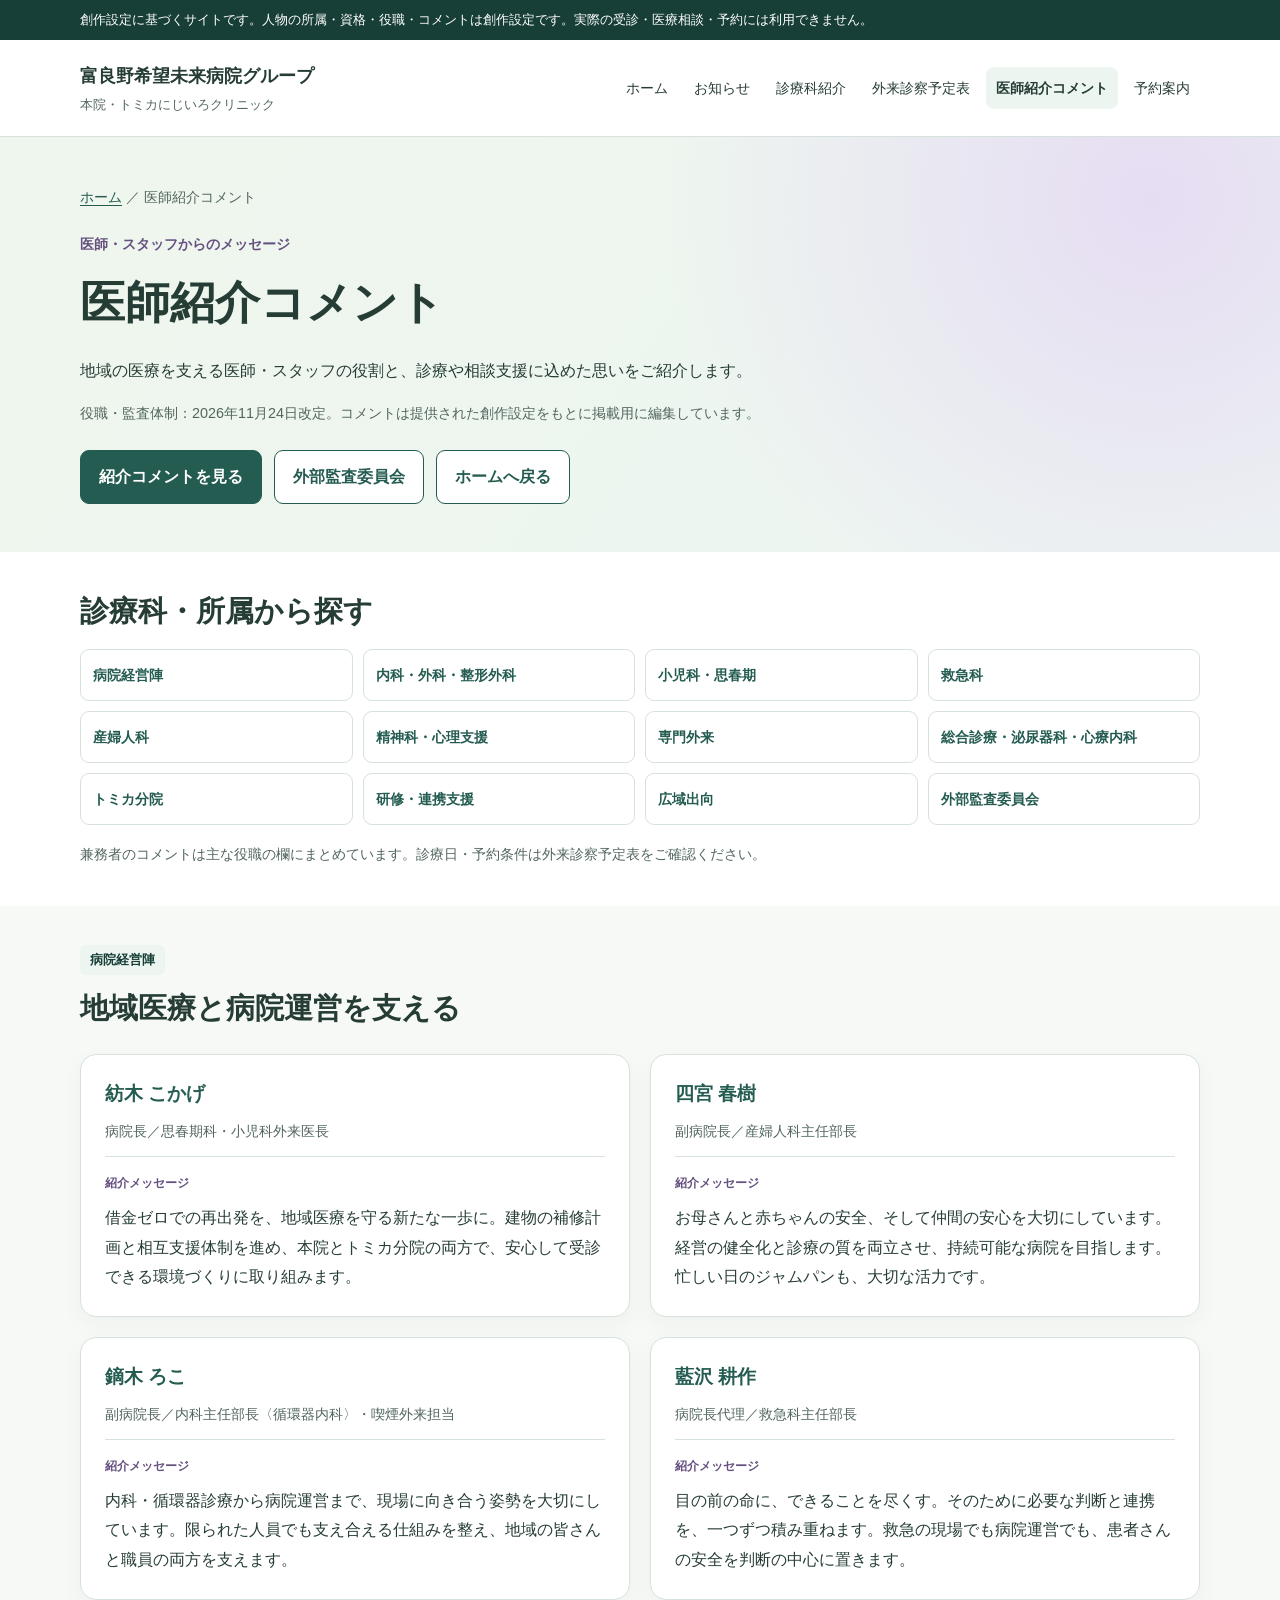
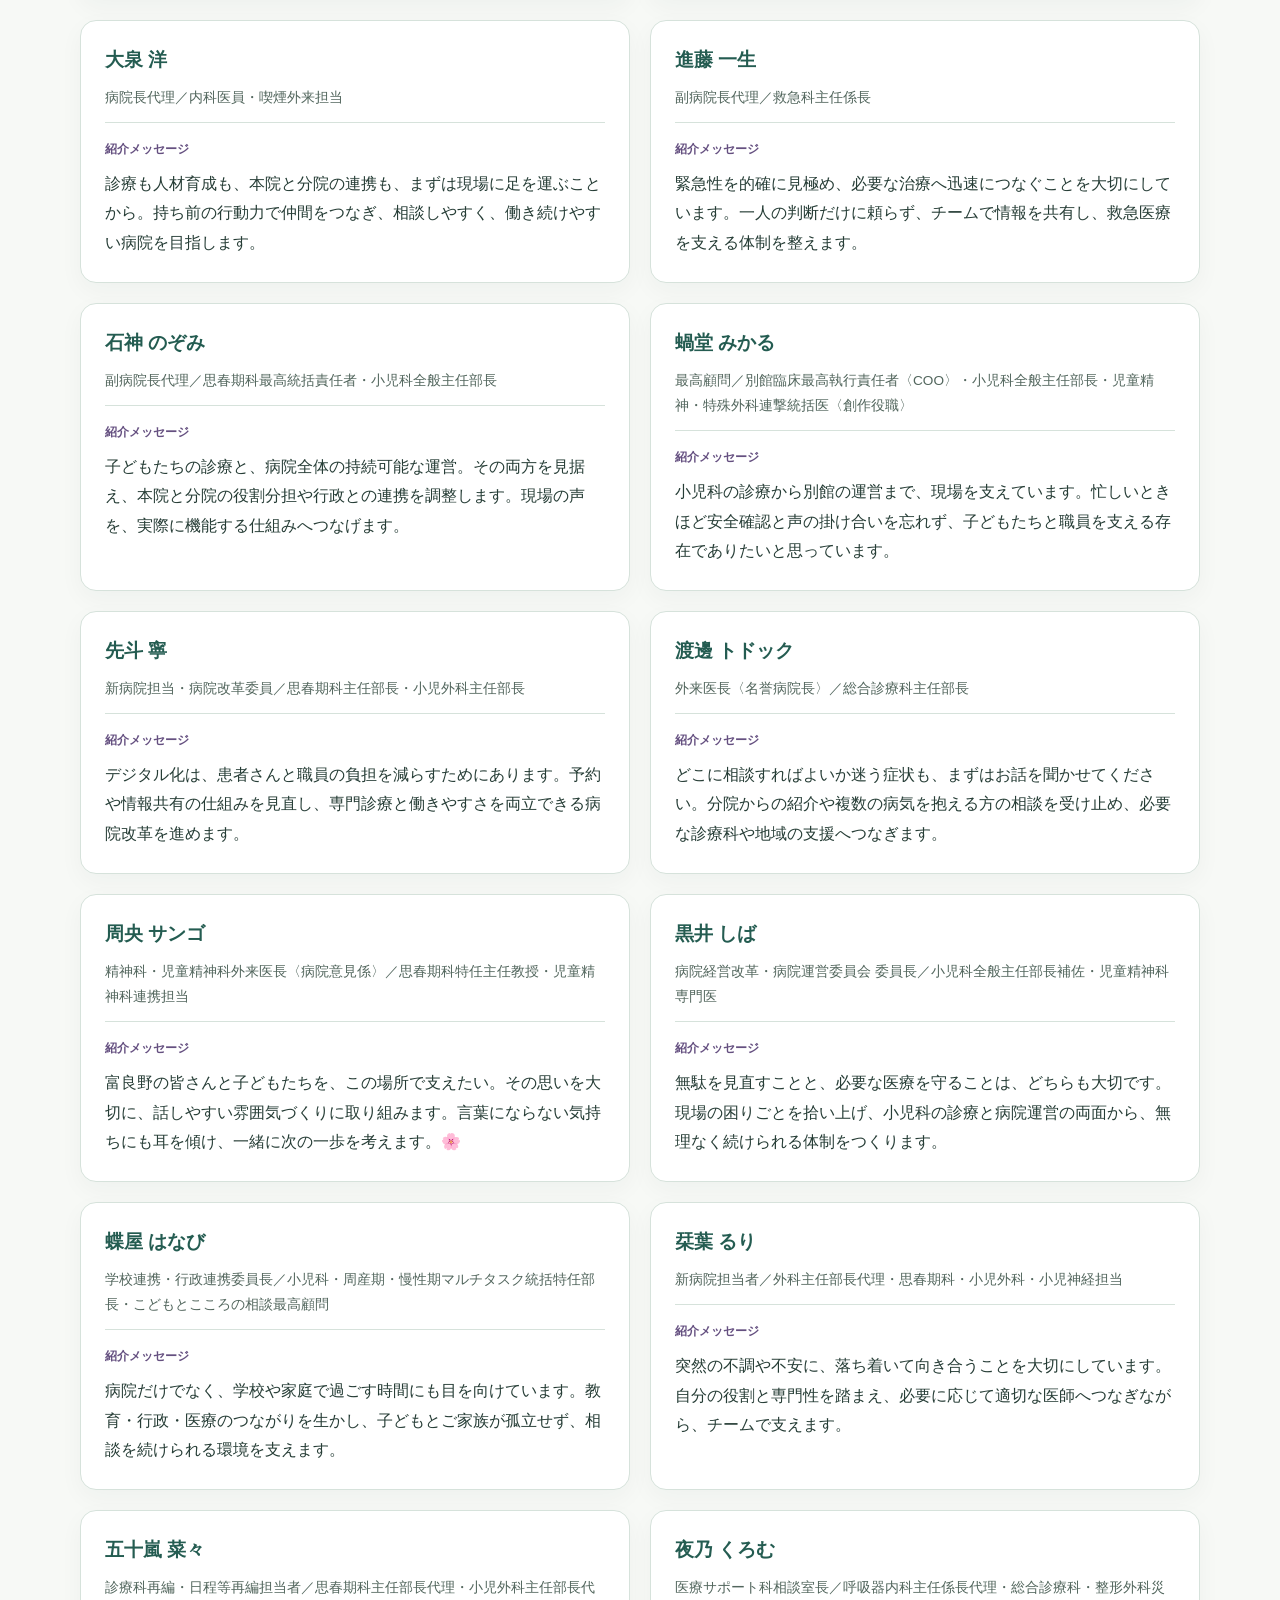
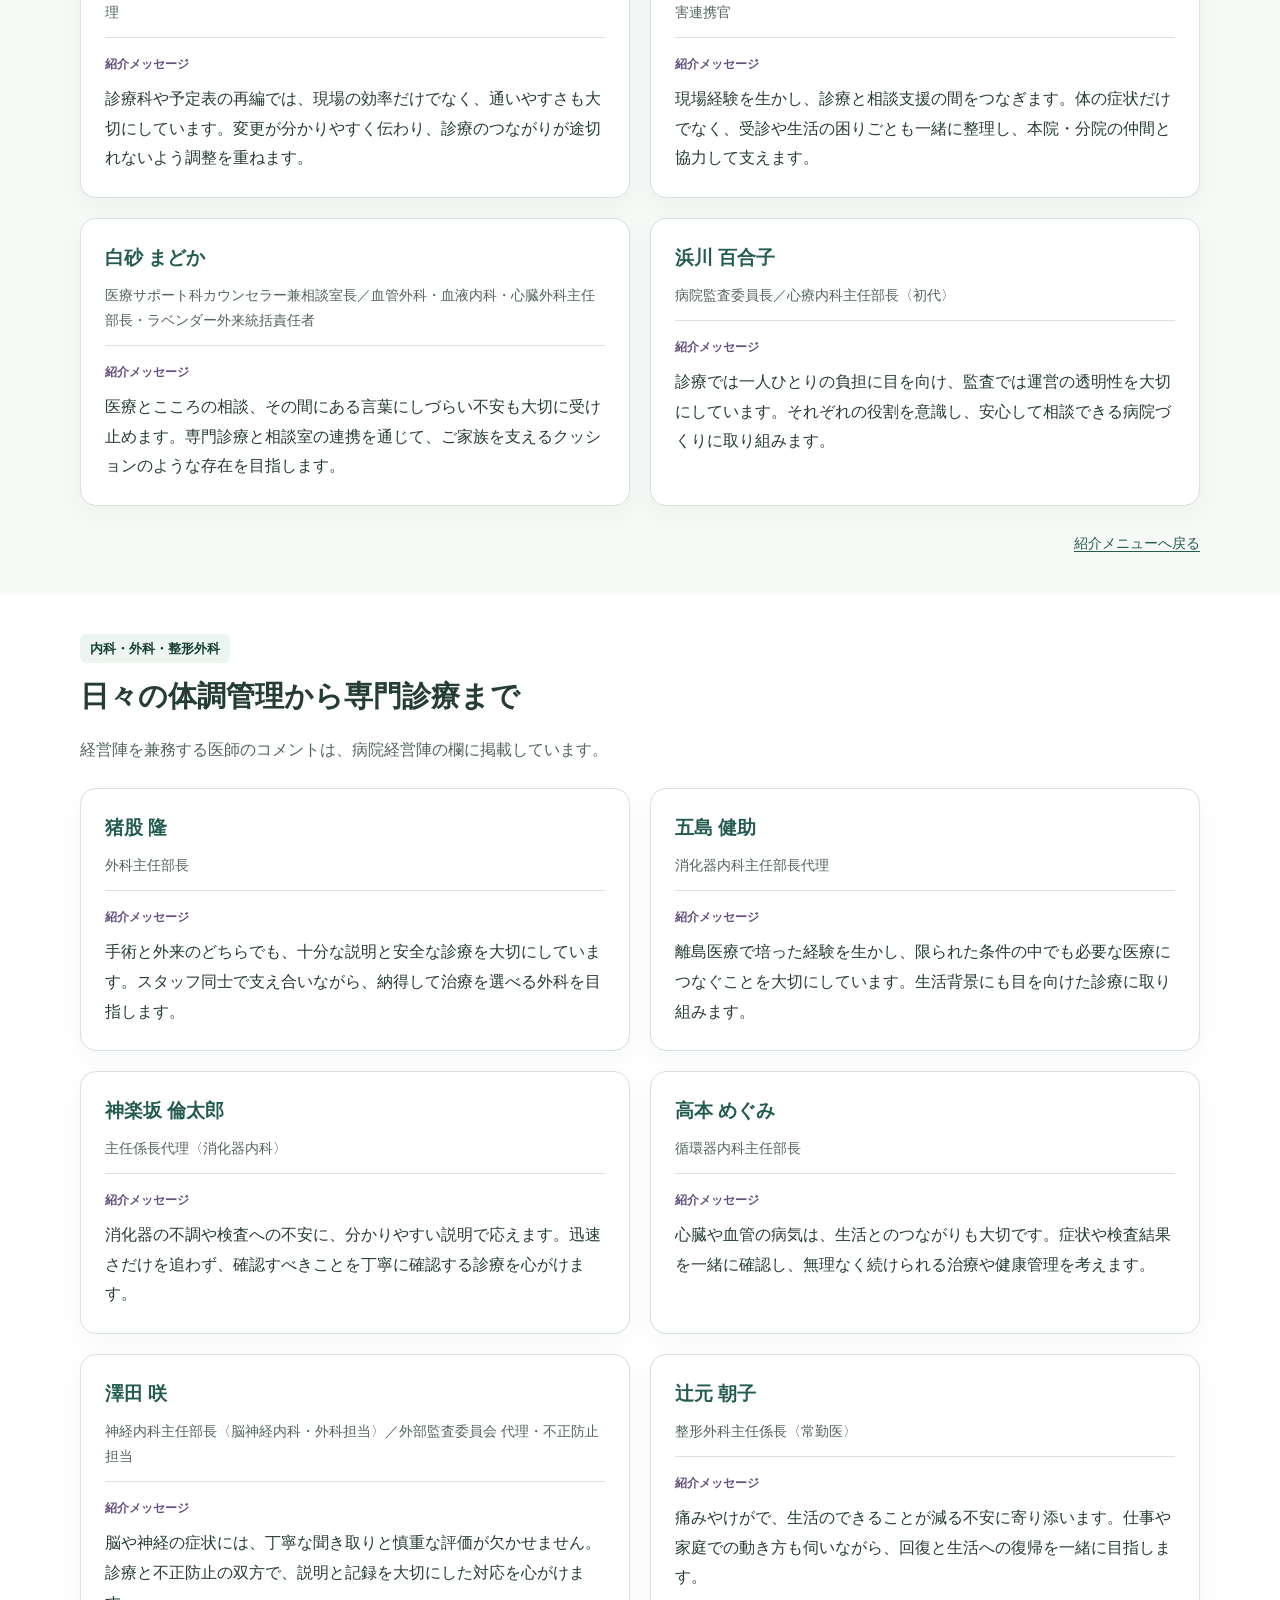
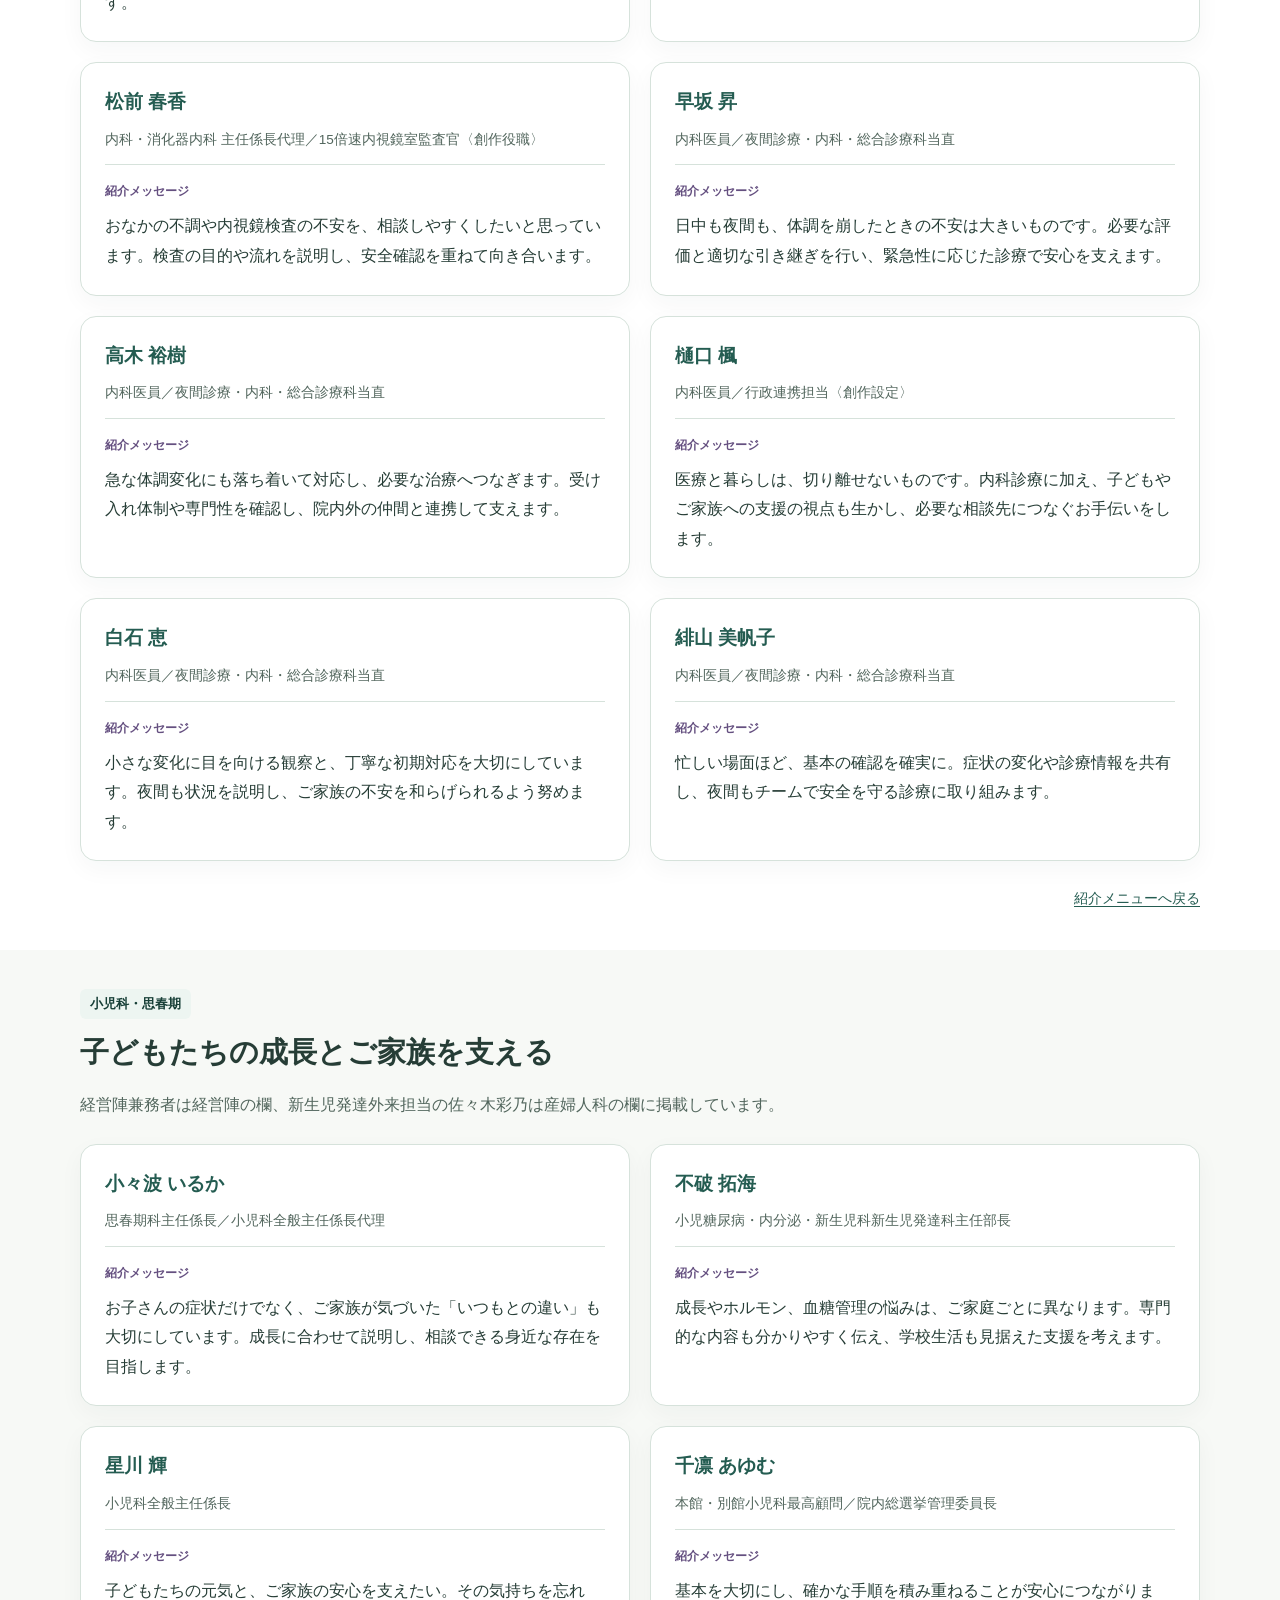
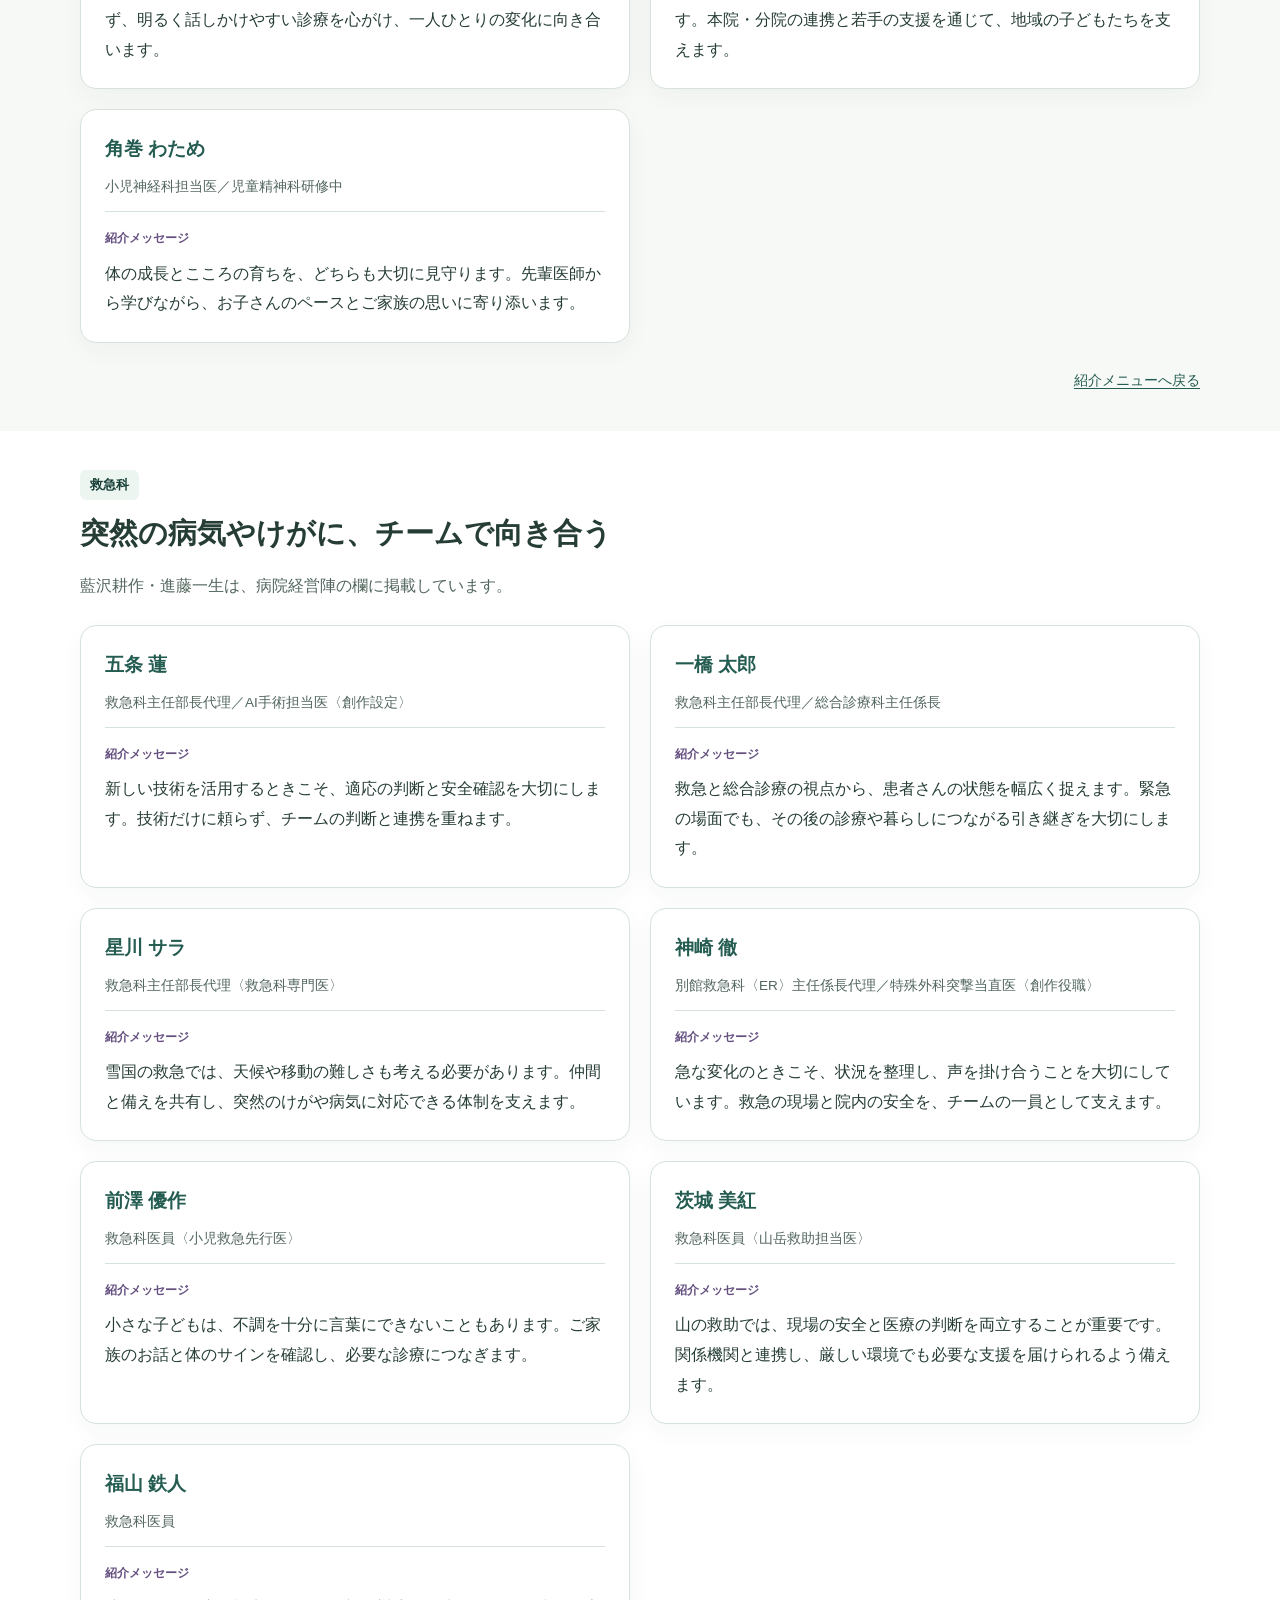
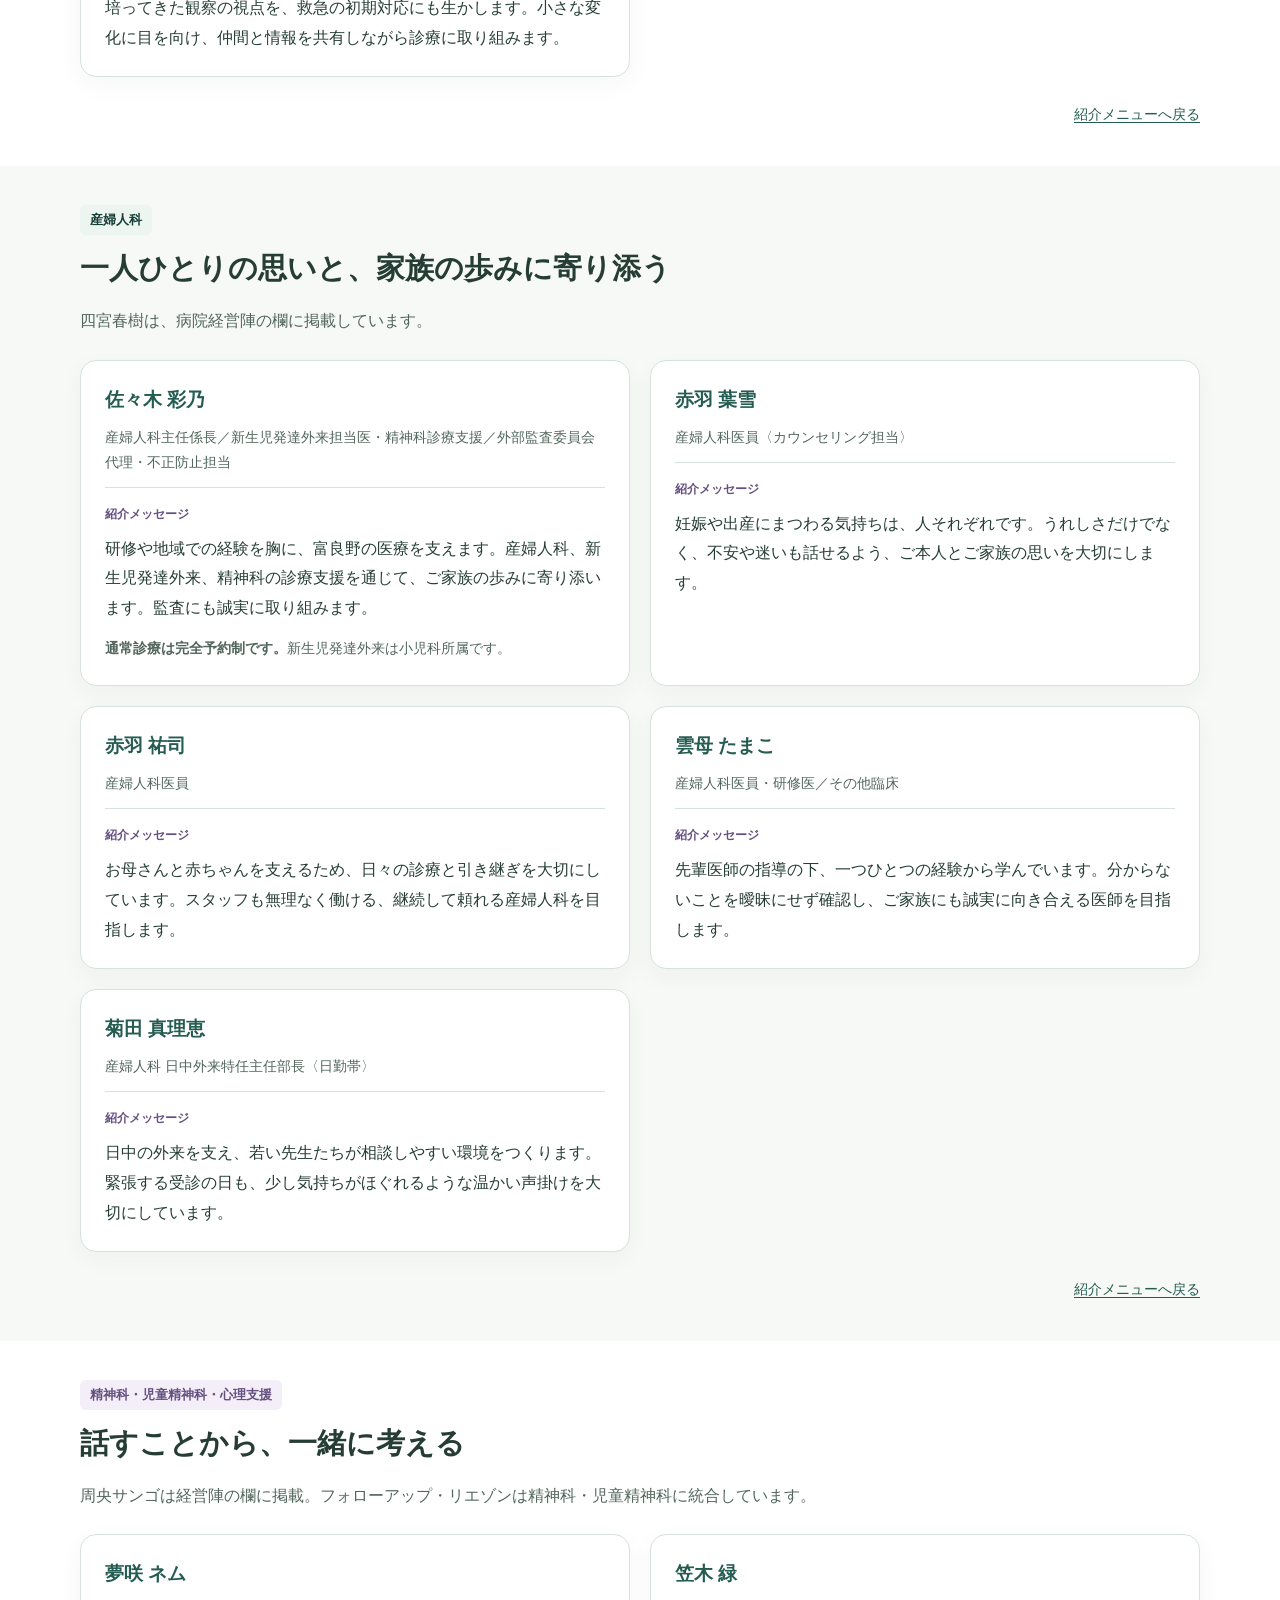
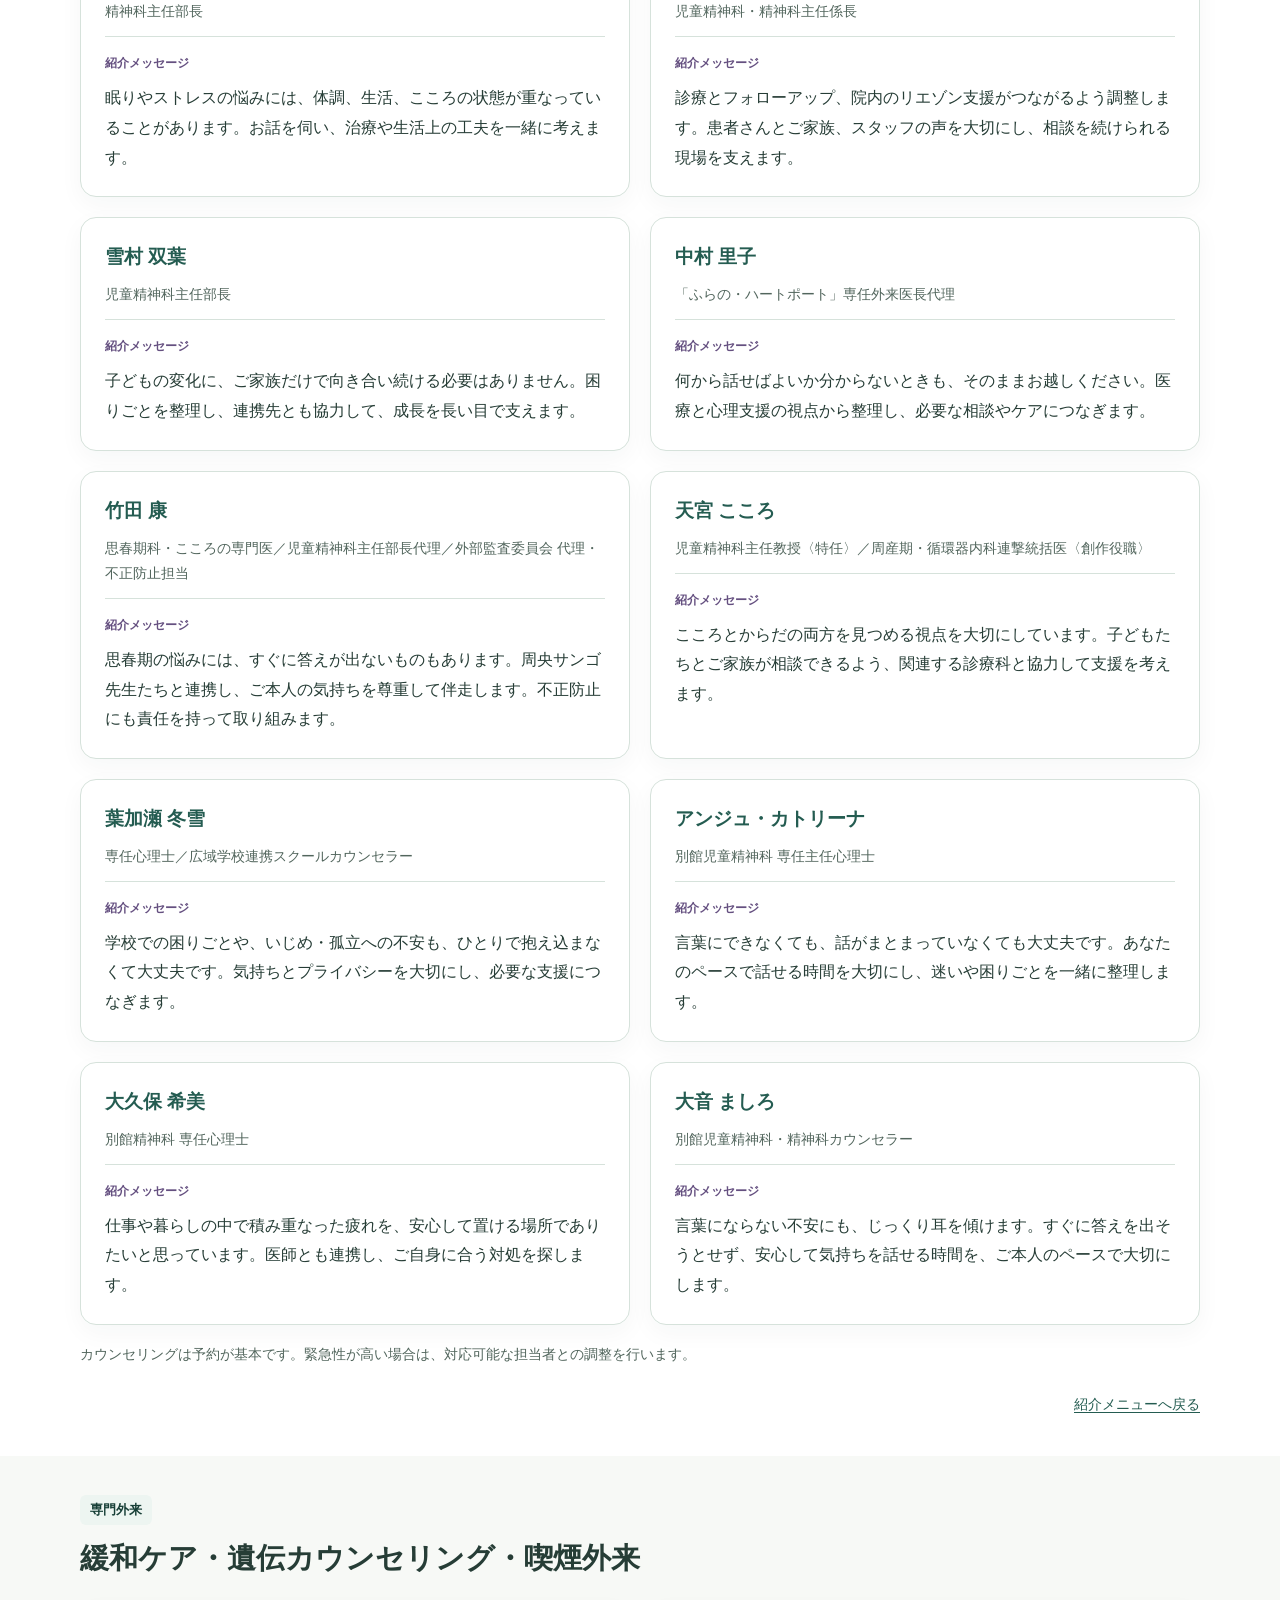
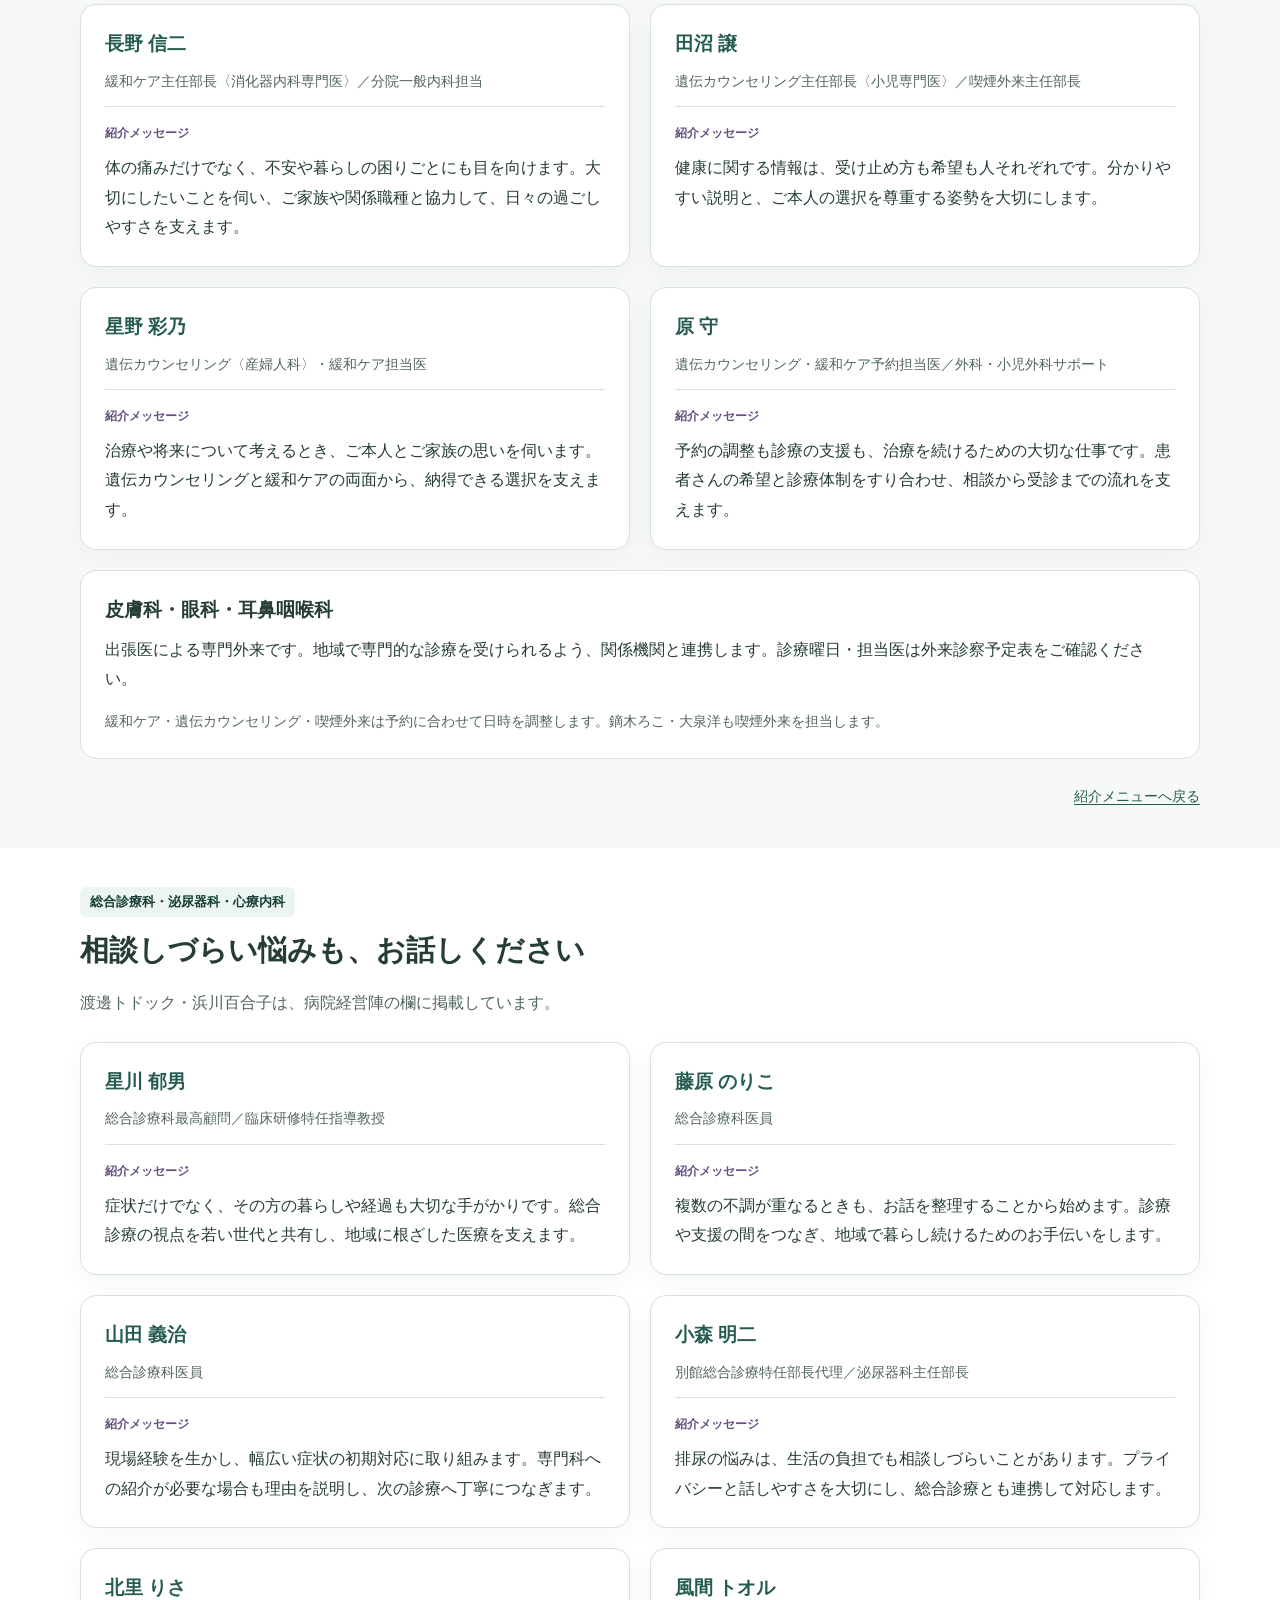
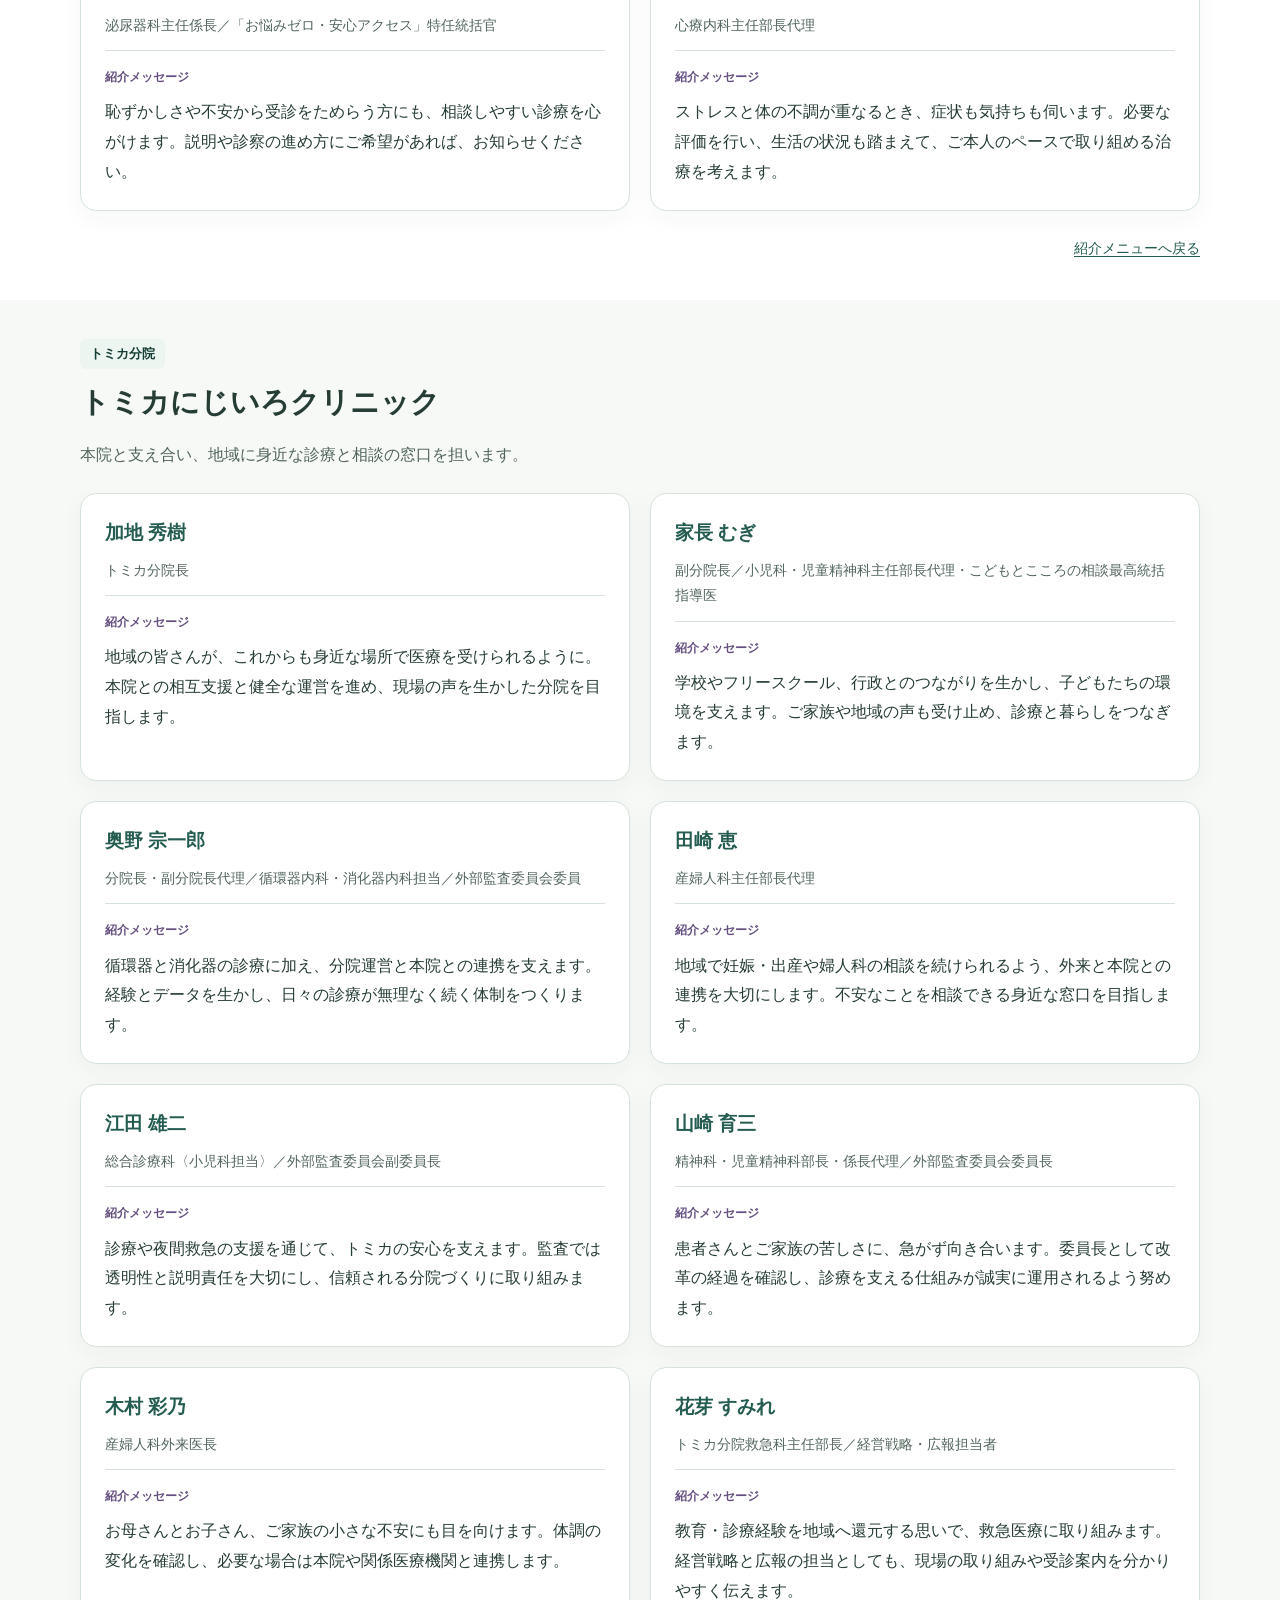
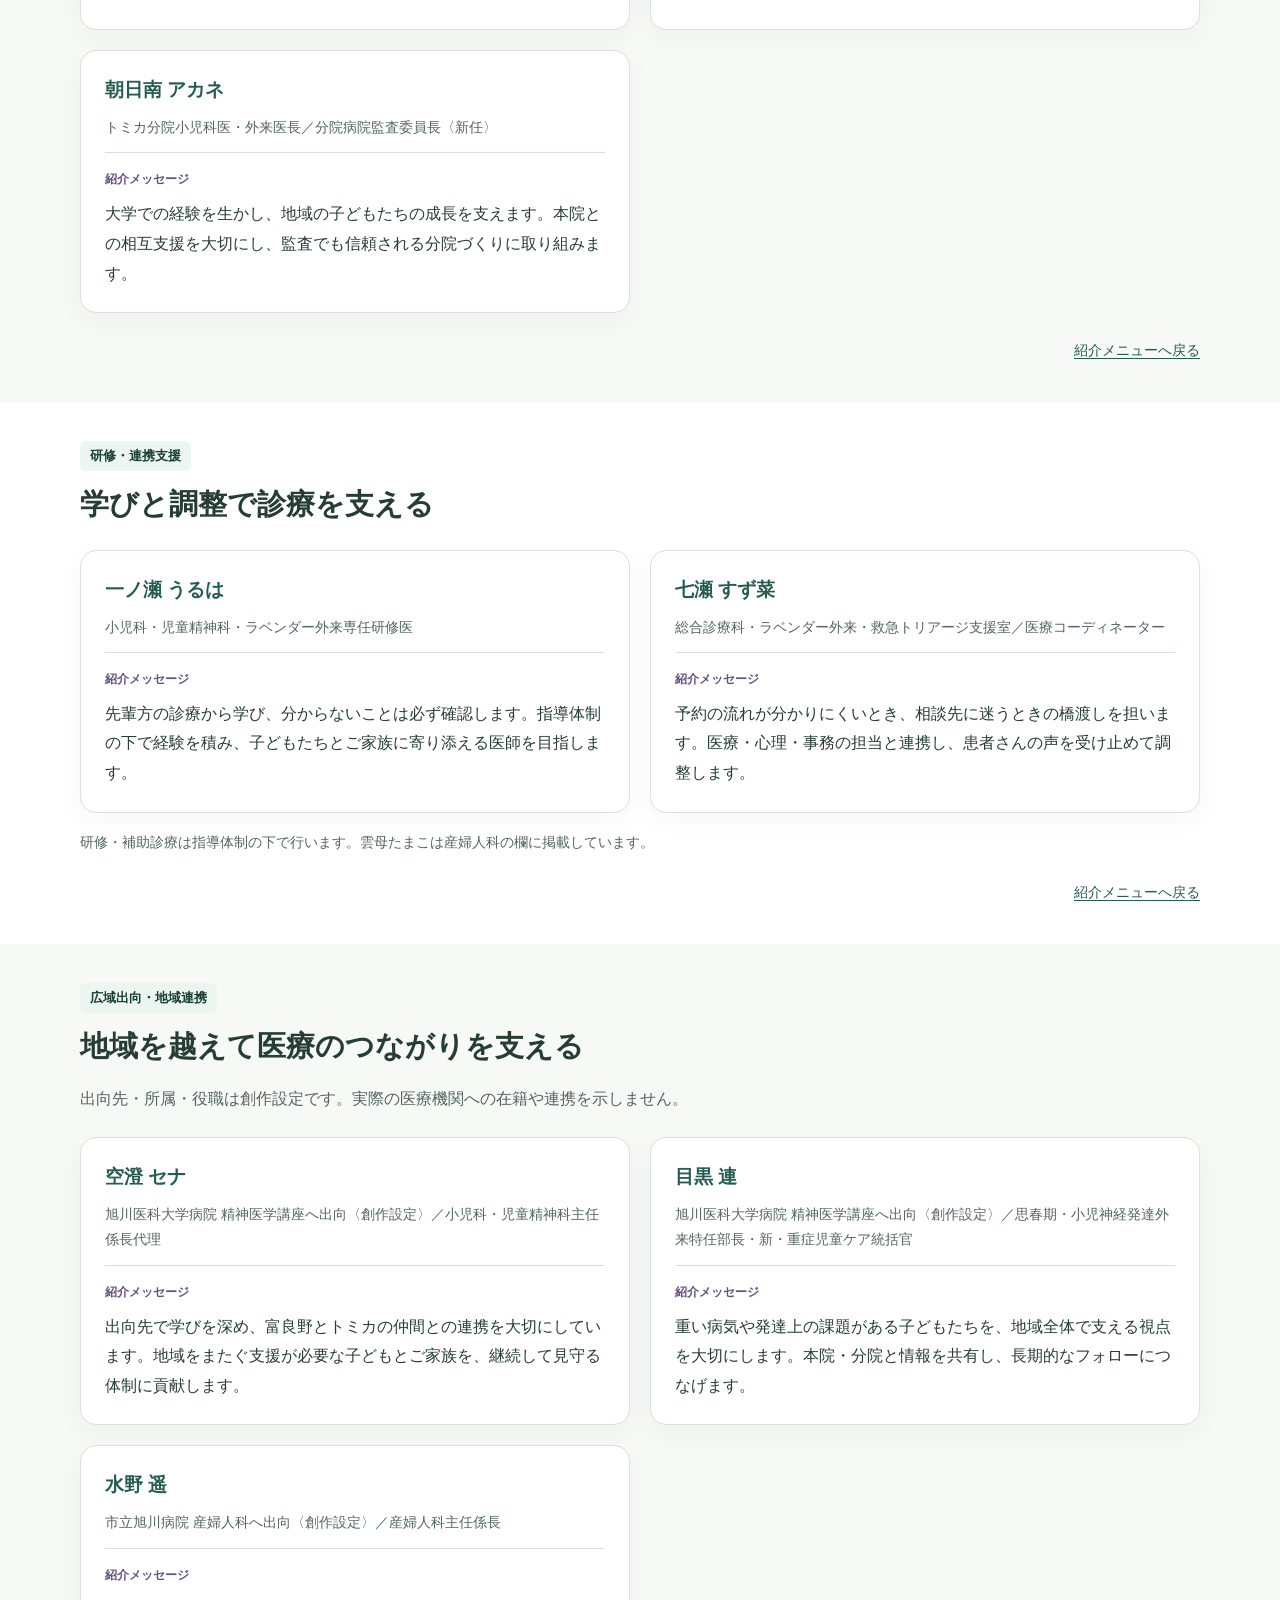
<file: doctors.html>
<!DOCTYPE html>
<html lang="ja">
<head>
<meta charset="UTF-8">
<meta name="viewport" content="width=device-width,initial-scale=1">
<title>医師紹介コメント｜富良野希望未来病院グループ</title>
<meta name="description" content="創作サイト・富良野希望未来病院グループの医師・スタッフ紹介コメント、経営陣、外部監査委員会を掲載しています。">
<meta name="theme-color" content="#245c51">
<style>
:root{--main:#245c51;--dark:#173f37;--light:#edf5f1;--purple:#655080;--purple-light:#f3eef8;--ink:#263d36;--muted:#52665d;--line:#d6e2db;--background:#f7f9f6}
*{box-sizing:border-box}
html{scroll-behavior:smooth;scroll-padding-top:24px}
body{margin:0;color:var(--ink);background:var(--background);font-family:-apple-system,BlinkMacSystemFont,"Hiragino Kaku Gothic ProN","Yu Gothic",Meiryo,sans-serif;font-size:16px;line-height:1.85;overflow-wrap:anywhere}
a{color:var(--main);text-underline-offset:3px}
a:focus-visible{outline:3px solid #a76413;outline-offset:4px}
.container{width:min(1120px,calc(100% - 32px));margin-inline:auto}
.skip{position:absolute;top:-100px;left:12px;padding:12px;background:white;z-index:10}
.skip:focus{top:12px}
.fiction{padding:8px 0;color:white;background:var(--dark);font-size:.8rem}
.fiction p{margin:0}
.site-header{background:white;border-bottom:1px solid var(--line)}
.header-inner{display:flex;justify-content:space-between;align-items:center;flex-wrap:wrap;gap:18px;padding-block:20px}
.brand{color:var(--ink);text-decoration:none}
.brand strong{display:block;font-size:1.12rem}
.brand span{display:block;color:var(--muted);font-size:.8rem}
.global-nav{display:flex;flex-wrap:wrap;gap:6px}
.global-nav a{display:block;padding:8px 10px;border-radius:8px;color:var(--ink);font-size:.88rem;text-decoration:none}
.global-nav a:hover,.global-nav [aria-current="page"]{background:var(--light)}
.global-nav [aria-current="page"]{font-weight:bold}
.hero{padding:48px 0;background:radial-gradient(circle at 90% 15%,#e6ddf3,transparent 40%),linear-gradient(125deg,#eef6ed,#edf5f2)}
.eyebrow{margin:0 0 12px;color:var(--purple);font-size:.88rem;font-weight:bold}
.breadcrumb{margin-bottom:20px;color:var(--muted);font-size:.86rem}
h1{margin:0 0 20px;font-size:clamp(1.9rem,4vw,2.8rem);line-height:1.5}
h2{margin:0 0 16px;font-size:clamp(1.4rem,3vw,1.8rem);line-height:1.5}
h3{margin:0 0 10px;font-size:1.17rem;line-height:1.6}
p{margin:0 0 14px}
p:last-child{margin-bottom:0}
.section{padding:38px 0}
.white{background:white}
.section-heading{margin-bottom:24px}
.section-heading p{color:var(--muted)}
.grid{display:grid;grid-template-columns:repeat(2,minmax(0,1fr));gap:20px}
.card{display:flex;flex-direction:column;min-width:0;padding:24px;border:1px solid var(--line);border-radius:16px;background:white;box-shadow:0 8px 24px rgba(28,62,49,.04)}
.card h3{color:var(--main)}
.role{margin:0 0 15px;padding-bottom:12px;border-bottom:1px solid var(--line);color:var(--muted);font-size:.85rem}
.message{margin:0}
.message::before{content:"紹介メッセージ";display:block;margin-bottom:8px;color:var(--purple);font-size:.78rem;font-weight:bold}
.tag{display:inline-block;padding:3px 10px;margin-bottom:12px;border-radius:6px;color:var(--dark);background:var(--light);font-size:.8rem;font-weight:bold}
.tag.purple{color:var(--purple);background:var(--purple-light)}
.actions{display:flex;flex-wrap:wrap;gap:12px;margin-top:24px}
.button{display:inline-flex;justify-content:center;align-items:center;min-height:48px;padding:11px 18px;border:1px solid var(--main);border-radius:9px;color:white;background:var(--main);font-weight:bold;text-decoration:none}
.button.secondary{color:var(--main);background:white}
.jump{display:grid;grid-template-columns:repeat(4,minmax(0,1fr));gap:10px}
.jump a{display:block;padding:12px;border:1px solid var(--line);border-radius:9px;background:white;font-size:.88rem;font-weight:bold;text-decoration:none}
.jump a:hover{background:var(--light)}
.notice{padding:24px;border:1px solid #dfc79d;border-left:6px solid #a66c22;border-radius:12px;background:#fff6e7}
.note{color:var(--muted);font-size:.9rem}
.panel{padding:24px;margin-top:20px;border:1px solid var(--line);border-radius:16px;background:white}
.table-wrap{overflow-x:auto;border:1px solid var(--line);border-radius:10px;background:white}
table{width:100%;border-collapse:collapse;font-size:.94rem}
th,td{padding:13px;border-bottom:1px solid var(--line);text-align:left;vertical-align:top}
thead th{background:var(--light)}
tbody th{width:40%;background:#f6faf7}
tr:last-child>*{border-bottom:0}
.back{margin-top:24px;text-align:right;font-size:.9rem}
.site-footer{padding:30px 0;color:white;background:var(--dark);font-size:.9rem}
.site-footer a{color:white}
.footer-links{display:flex;flex-wrap:wrap;gap:12px 20px;margin:18px 0}
@media(max-width:900px){.jump{grid-template-columns:repeat(2,minmax(0,1fr))}}
@media(max-width:600px){.grid{grid-template-columns:1fr}.hero{padding:32px 0}.section{padding:28px 0}.card,.notice,.panel{padding:20px}.global-nav{width:100%}.global-nav a{padding:8px;font-size:.82rem}.button{flex:1 1 180px}.brand strong{font-size:1.04rem}th,td{padding:10px}}
@media(prefers-reduced-motion:reduce){html{scroll-behavior:auto}}
@media print{.skip,.global-nav,.actions,.jump,.back{display:none}body,.hero,.section,.site-footer{color:black;background:white}.container{width:100%}.grid{display:block}.card{margin-bottom:14px;box-shadow:none;break-inside:avoid}.site-footer a{color:black}.table-wrap{overflow:visible}thead{display:table-header-group}tr{break-inside:avoid}}
</style>
</head>
<body id="top">
<a class="skip" href="#main">本文へ移動</a>

<div class="fiction">
<div class="container">
<p>創作設定に基づくサイトです。人物の所属・資格・役職・コメントは創作設定です。実際の受診・医療相談・予約には利用できません。</p>
</div>
</div>

<header class="site-header">
<div class="container header-inner">
<a class="brand" href="index.html">
<strong>富良野希望未来病院グループ</strong>
<span>本院・トミカにじいろクリニック</span>
</a>
<nav class="global-nav" aria-label="メインメニュー">
<a href="index.html">ホーム</a>
<a href="news.html">お知らせ</a>
<a href="departments.html">診療科紹介</a>
<a href="gairai.html">外来診察予定表</a>
<a href="doctors.html" aria-current="page">医師紹介コメント</a>
<a href="reservation.html">予約案内</a>
</nav>
</div>
</header>

<main id="main">
<section class="hero">
<div class="container">
<nav class="breadcrumb" aria-label="現在地">
<a href="index.html">ホーム</a> ／ 医師紹介コメント
</nav>
<p class="eyebrow">医師・スタッフからのメッセージ</p>
<h1>医師紹介コメント</h1>
<p>地域の医療を支える医師・スタッフの役割と、診療や相談支援に込めた思いをご紹介します。</p>
<p class="note">役職・監査体制：2026年11月24日改定。コメントは提供された創作設定をもとに掲載用に編集しています。</p>
<div class="actions">
<a class="button" href="#leaders">紹介コメントを見る</a>
<a class="button secondary" href="#audit">外部監査委員会</a>
<a class="button secondary" href="index.html">ホームへ戻る</a>
</div>
</div>
</section>

<section id="menu" class="section white">
<div class="container">
<h2>診療科・所属から探す</h2>
<nav class="jump" aria-label="紹介メニュー">
<a href="#leaders">病院経営陣</a>
<a href="#internal">内科・外科・整形外科</a>
<a href="#pediatrics">小児科・思春期</a>
<a href="#emergency">救急科</a>
<a href="#obstetrics">産婦人科</a>
<a href="#psychiatry">精神科・心理支援</a>
<a href="#specialty">専門外来</a>
<a href="#general">総合診療・泌尿器科・心療内科</a>
<a href="#tomica">トミカ分院</a>
<a href="#training">研修・連携支援</a>
<a href="#secondment">広域出向</a>
<a href="#audit">外部監査委員会</a>
</nav>
<p class="note" style="margin-top:16px">兼務者のコメントは主な役職の欄にまとめています。診療日・予約条件は外来診察予定表をご確認ください。</p>
</div>
</section>

<section id="leaders" class="section">
<div class="container">
<div class="section-heading">
<span class="tag">病院経営陣</span>
<h2>地域医療と病院運営を支える</h2>
</div>
<div class="grid">

<article class="card">
<h3>紡木 こかげ</h3>
<p class="role">病院長／思春期科・小児科外来医長</p>
<p class="message">借金ゼロでの再出発を、地域医療を守る新たな一歩に。建物の補修計画と相互支援体制を進め、本院とトミカ分院の両方で、安心して受診できる環境づくりに取り組みます。</p>
</article>

<article class="card">
<h3>四宮 春樹</h3>
<p class="role">副病院長／産婦人科主任部長</p>
<p class="message">お母さんと赤ちゃんの安全、そして仲間の安心を大切にしています。経営の健全化と診療の質を両立させ、持続可能な病院を目指します。忙しい日のジャムパンも、大切な活力です。</p>
</article>

<article class="card">
<h3>鏑木 ろこ</h3>
<p class="role">副病院長／内科主任部長〈循環器内科〉・喫煙外来担当</p>
<p class="message">内科・循環器診療から病院運営まで、現場に向き合う姿勢を大切にしています。限られた人員でも支え合える仕組みを整え、地域の皆さんと職員の両方を支えます。</p>
</article>

<article class="card">
<h3>藍沢 耕作</h3>
<p class="role">病院長代理／救急科主任部長</p>
<p class="message">目の前の命に、できることを尽くす。そのために必要な判断と連携を、一つずつ積み重ねます。救急の現場でも病院運営でも、患者さんの安全を判断の中心に置きます。</p>
</article>

<article class="card">
<h3>大泉 洋</h3>
<p class="role">病院長代理／内科医員・喫煙外来担当</p>
<p class="message">診療も人材育成も、本院と分院の連携も、まずは現場に足を運ぶことから。持ち前の行動力で仲間をつなぎ、相談しやすく、働き続けやすい病院を目指します。</p>
</article>

<article class="card">
<h3>進藤 一生</h3>
<p class="role">副病院長代理／救急科主任係長</p>
<p class="message">緊急性を的確に見極め、必要な治療へ迅速につなぐことを大切にしています。一人の判断だけに頼らず、チームで情報を共有し、救急医療を支える体制を整えます。</p>
</article>

<article class="card">
<h3>石神 のぞみ</h3>
<p class="role">副病院長代理／思春期科最高統括責任者・小児科全般主任部長</p>
<p class="message">子どもたちの診療と、病院全体の持続可能な運営。その両方を見据え、本院と分院の役割分担や行政との連携を調整します。現場の声を、実際に機能する仕組みへつなげます。</p>
</article>

<article class="card">
<h3>蝸堂 みかる</h3>
<p class="role">最高顧問／別館臨床最高執行責任者〈COO〉・小児科全般主任部長・児童精神・特殊外科連撃統括医〈創作役職〉</p>
<p class="message">小児科の診療から別館の運営まで、現場を支えています。忙しいときほど安全確認と声の掛け合いを忘れず、子どもたちと職員を支える存在でありたいと思っています。</p>
</article>

<article class="card">
<h3>先斗 寧</h3>
<p class="role">新病院担当・病院改革委員／思春期科主任部長・小児外科主任部長</p>
<p class="message">デジタル化は、患者さんと職員の負担を減らすためにあります。予約や情報共有の仕組みを見直し、専門診療と働きやすさを両立できる病院改革を進めます。</p>
</article>

<article class="card">
<h3>渡邊 トドック</h3>
<p class="role">外来医長〈名誉病院長〉／総合診療科主任部長</p>
<p class="message">どこに相談すればよいか迷う症状も、まずはお話を聞かせてください。分院からの紹介や複数の病気を抱える方の相談を受け止め、必要な診療科や地域の支援へつなぎます。</p>
</article>

<article class="card">
<h3>周央 サンゴ</h3>
<p class="role">精神科・児童精神科外来医長〈病院意見係〉／思春期科特任主任教授・児童精神科連携担当</p>
<p class="message">富良野の皆さんと子どもたちを、この場所で支えたい。その思いを大切に、話しやすい雰囲気づくりに取り組みます。言葉にならない気持ちにも耳を傾け、一緒に次の一歩を考えます。🌸</p>
</article>

<article class="card">
<h3>黒井 しば</h3>
<p class="role">病院経営改革・病院運営委員会 委員長／小児科全般主任部長補佐・児童精神科専門医</p>
<p class="message">無駄を見直すことと、必要な医療を守ることは、どちらも大切です。現場の困りごとを拾い上げ、小児科の診療と病院運営の両面から、無理なく続けられる体制をつくります。</p>
</article>

<article class="card">
<h3>蝶屋 はなび</h3>
<p class="role">学校連携・行政連携委員長／小児科・周産期・慢性期マルチタスク統括特任部長・こどもとこころの相談最高顧問</p>
<p class="message">病院だけでなく、学校や家庭で過ごす時間にも目を向けています。教育・行政・医療のつながりを生かし、子どもとご家族が孤立せず、相談を続けられる環境を支えます。</p>
</article>

<article class="card">
<h3>栞葉 るり</h3>
<p class="role">新病院担当者／外科主任部長代理・思春期科・小児外科・小児神経担当</p>
<p class="message">突然の不調や不安に、落ち着いて向き合うことを大切にしています。自分の役割と専門性を踏まえ、必要に応じて適切な医師へつなぎながら、チームで支えます。</p>
</article>

<article class="card">
<h3>五十嵐 菜々</h3>
<p class="role">診療科再編・日程等再編担当者／思春期科主任部長代理・小児外科主任部長代理</p>
<p class="message">診療科や予定表の再編では、現場の効率だけでなく、通いやすさも大切にしています。変更が分かりやすく伝わり、診療のつながりが途切れないよう調整を重ねます。</p>
</article>

<article class="card">
<h3>夜乃 くろむ</h3>
<p class="role">医療サポート科相談室長／呼吸器内科主任係長代理・総合診療科・整形外科災害連携官</p>
<p class="message">現場経験を生かし、診療と相談支援の間をつなぎます。体の症状だけでなく、受診や生活の困りごとも一緒に整理し、本院・分院の仲間と協力して支えます。</p>
</article>

<article class="card">
<h3>白砂 まどか</h3>
<p class="role">医療サポート科カウンセラー兼相談室長／血管外科・血液内科・心臓外科主任部長・ラベンダー外来統括責任者</p>
<p class="message">医療とこころの相談、その間にある言葉にしづらい不安も大切に受け止めます。専門診療と相談室の連携を通じて、ご家族を支えるクッションのような存在を目指します。</p>
</article>

<article class="card">
<h3>浜川 百合子</h3>
<p class="role">病院監査委員長／心療内科主任部長〈初代〉</p>
<p class="message">診療では一人ひとりの負担に目を向け、監査では運営の透明性を大切にしています。それぞれの役割を意識し、安心して相談できる病院づくりに取り組みます。</p>
</article>

</div>
<p class="back"><a href="#menu">紹介メニューへ戻る</a></p>
</div>
</section>

<section id="internal" class="section white">
<div class="container">
<div class="section-heading">
<span class="tag">内科・外科・整形外科</span>
<h2>日々の体調管理から専門診療まで</h2>
<p>経営陣を兼務する医師のコメントは、病院経営陣の欄に掲載しています。</p>
</div>
<div class="grid">

<article class="card">
<h3>猪股 隆</h3>
<p class="role">外科主任部長</p>
<p class="message">手術と外来のどちらでも、十分な説明と安全な診療を大切にしています。スタッフ同士で支え合いながら、納得して治療を選べる外科を目指します。</p>
</article>

<article class="card">
<h3>五島 健助</h3>
<p class="role">消化器内科主任部長代理</p>
<p class="message">離島医療で培った経験を生かし、限られた条件の中でも必要な医療につなぐことを大切にしています。生活背景にも目を向けた診療に取り組みます。</p>
</article>

<article class="card">
<h3>神楽坂 倫太郎</h3>
<p class="role">主任係長代理〈消化器内科〉</p>
<p class="message">消化器の不調や検査への不安に、分かりやすい説明で応えます。迅速さだけを追わず、確認すべきことを丁寧に確認する診療を心がけます。</p>
</article>

<article class="card">
<h3>高本 めぐみ</h3>
<p class="role">循環器内科主任部長</p>
<p class="message">心臓や血管の病気は、生活とのつながりも大切です。症状や検査結果を一緒に確認し、無理なく続けられる治療や健康管理を考えます。</p>
</article>

<article class="card">
<h3>澤田 咲</h3>
<p class="role">神経内科主任部長〈脳神経内科・外科担当〉／外部監査委員会 代理・不正防止担当</p>
<p class="message">脳や神経の症状には、丁寧な聞き取りと慎重な評価が欠かせません。診療と不正防止の双方で、説明と記録を大切にした対応を心がけます。</p>
</article>

<article class="card">
<h3>辻元 朝子</h3>
<p class="role">整形外科主任係長〈常勤医〉</p>
<p class="message">痛みやけがで、生活のできることが減る不安に寄り添います。仕事や家庭での動き方も伺いながら、回復と生活への復帰を一緒に目指します。</p>
</article>

<article class="card">
<h3>松前 春香</h3>
<p class="role">内科・消化器内科 主任係長代理／15倍速内視鏡室監査官〈創作役職〉</p>
<p class="message">おなかの不調や内視鏡検査の不安を、相談しやすくしたいと思っています。検査の目的や流れを説明し、安全確認を重ねて向き合います。</p>
</article>

<article class="card">
<h3>早坂 昇</h3>
<p class="role">内科医員／夜間診療・内科・総合診療科当直</p>
<p class="message">日中も夜間も、体調を崩したときの不安は大きいものです。必要な評価と適切な引き継ぎを行い、緊急性に応じた診療で安心を支えます。</p>
</article>

<article class="card">
<h3>高木 裕樹</h3>
<p class="role">内科医員／夜間診療・内科・総合診療科当直</p>
<p class="message">急な体調変化にも落ち着いて対応し、必要な治療へつなぎます。受け入れ体制や専門性を確認し、院内外の仲間と連携して支えます。</p>
</article>

<article class="card">
<h3>樋口 楓</h3>
<p class="role">内科医員／行政連携担当〈創作設定〉</p>
<p class="message">医療と暮らしは、切り離せないものです。内科診療に加え、子どもやご家族への支援の視点も生かし、必要な相談先につなぐお手伝いをします。</p>
</article>

<article class="card">
<h3>白石 恵</h3>
<p class="role">内科医員／夜間診療・内科・総合診療科当直</p>
<p class="message">小さな変化に目を向ける観察と、丁寧な初期対応を大切にしています。夜間も状況を説明し、ご家族の不安を和らげられるよう努めます。</p>
</article>

<article class="card">
<h3>緋山 美帆子</h3>
<p class="role">内科医員／夜間診療・内科・総合診療科当直</p>
<p class="message">忙しい場面ほど、基本の確認を確実に。症状の変化や診療情報を共有し、夜間もチームで安全を守る診療に取り組みます。</p>
</article>

</div>
<p class="back"><a href="#menu">紹介メニューへ戻る</a></p>
</div>
</section>

<section id="pediatrics" class="section">
<div class="container">
<div class="section-heading">
<span class="tag">小児科・思春期</span>
<h2>子どもたちの成長とご家族を支える</h2>
<p>経営陣兼務者は経営陣の欄、新生児発達外来担当の佐々木彩乃は産婦人科の欄に掲載しています。</p>
</div>
<div class="grid">

<article class="card">
<h3>小々波 いるか</h3>
<p class="role">思春期科主任係長／小児科全般主任係長代理</p>
<p class="message">お子さんの症状だけでなく、ご家族が気づいた「いつもとの違い」も大切にしています。成長に合わせて説明し、相談できる身近な存在を目指します。</p>
</article>

<article class="card">
<h3>不破 拓海</h3>
<p class="role">小児糖尿病・内分泌・新生児科新生児発達科主任部長</p>
<p class="message">成長やホルモン、血糖管理の悩みは、ご家庭ごとに異なります。専門的な内容も分かりやすく伝え、学校生活も見据えた支援を考えます。</p>
</article>

<article class="card">
<h3>星川 輝</h3>
<p class="role">小児科全般主任係長</p>
<p class="message">子どもたちの元気と、ご家族の安心を支えたい。その気持ちを忘れず、明るく話しかけやすい診療を心がけ、一人ひとりの変化に向き合います。</p>
</article>

<article class="card">
<h3>千凛 あゆむ</h3>
<p class="role">本館・別館小児科最高顧問／院内総選挙管理委員長</p>
<p class="message">基本を大切にし、確かな手順を積み重ねることが安心につながります。本院・分院の連携と若手の支援を通じて、地域の子どもたちを支えます。</p>
</article>

<article class="card">
<h3>角巻 わため</h3>
<p class="role">小児神経科担当医／児童精神科研修中</p>
<p class="message">体の成長とこころの育ちを、どちらも大切に見守ります。先輩医師から学びながら、お子さんのペースとご家族の思いに寄り添います。</p>
</article>

</div>
<p class="back"><a href="#menu">紹介メニューへ戻る</a></p>
</div>
</section>

<section id="emergency" class="section white">
<div class="container">
<div class="section-heading">
<span class="tag">救急科</span>
<h2>突然の病気やけがに、チームで向き合う</h2>
<p>藍沢耕作・進藤一生は、病院経営陣の欄に掲載しています。</p>
</div>
<div class="grid">

<article class="card">
<h3>五条 蓮</h3>
<p class="role">救急科主任部長代理／AI手術担当医〈創作設定〉</p>
<p class="message">新しい技術を活用するときこそ、適応の判断と安全確認を大切にします。技術だけに頼らず、チームの判断と連携を重ねます。</p>
</article>

<article class="card">
<h3>一橋 太郎</h3>
<p class="role">救急科主任部長代理／総合診療科主任係長</p>
<p class="message">救急と総合診療の視点から、患者さんの状態を幅広く捉えます。緊急の場面でも、その後の診療や暮らしにつながる引き継ぎを大切にします。</p>
</article>

<article class="card">
<h3>星川 サラ</h3>
<p class="role">救急科主任部長代理〈救急科専門医〉</p>
<p class="message">雪国の救急では、天候や移動の難しさも考える必要があります。仲間と備えを共有し、突然のけがや病気に対応できる体制を支えます。</p>
</article>

<article class="card">
<h3>神崎 徹</h3>
<p class="role">別館救急科〈ER〉主任係長代理／特殊外科突撃当直医〈創作役職〉</p>
<p class="message">急な変化のときこそ、状況を整理し、声を掛け合うことを大切にしています。救急の現場と院内の安全を、チームの一員として支えます。</p>
</article>

<article class="card">
<h3>前澤 優作</h3>
<p class="role">救急科医員〈小児救急先行医〉</p>
<p class="message">小さな子どもは、不調を十分に言葉にできないこともあります。ご家族のお話と体のサインを確認し、必要な診療につなぎます。</p>
</article>

<article class="card">
<h3>茨城 美紅</h3>
<p class="role">救急科医員〈山岳救助担当医〉</p>
<p class="message">山の救助では、現場の安全と医療の判断を両立することが重要です。関係機関と連携し、厳しい環境でも必要な支援を届けられるよう備えます。</p>
</article>

<article class="card">
<h3>福山 鉄人</h3>
<p class="role">救急科医員</p>
<p class="message">培ってきた観察の視点を、救急の初期対応にも生かします。小さな変化に目を向け、仲間と情報を共有しながら診療に取り組みます。</p>
</article>

</div>
<p class="back"><a href="#menu">紹介メニューへ戻る</a></p>
</div>
</section>

<section id="obstetrics" class="section">
<div class="container">
<div class="section-heading">
<span class="tag">産婦人科</span>
<h2>一人ひとりの思いと、家族の歩みに寄り添う</h2>
<p>四宮春樹は、病院経営陣の欄に掲載しています。</p>
</div>
<div class="grid">

<article class="card">
<h3>佐々木 彩乃</h3>
<p class="role">産婦人科主任係長／新生児発達外来担当医・精神科診療支援／外部監査委員会 代理・不正防止担当</p>
<p class="message">研修や地域での経験を胸に、富良野の医療を支えます。産婦人科、新生児発達外来、精神科の診療支援を通じて、ご家族の歩みに寄り添います。監査にも誠実に取り組みます。</p>
<p class="note" style="margin-top:12px"><strong>通常診療は完全予約制です。</strong>新生児発達外来は小児科所属です。</p>
</article>

<article class="card">
<h3>赤羽 葉雪</h3>
<p class="role">産婦人科医員〈カウンセリング担当〉</p>
<p class="message">妊娠や出産にまつわる気持ちは、人それぞれです。うれしさだけでなく、不安や迷いも話せるよう、ご本人とご家族の思いを大切にします。</p>
</article>

<article class="card">
<h3>赤羽 祐司</h3>
<p class="role">産婦人科医員</p>
<p class="message">お母さんと赤ちゃんを支えるため、日々の診療と引き継ぎを大切にしています。スタッフも無理なく働ける、継続して頼れる産婦人科を目指します。</p>
</article>

<article class="card">
<h3>雲母 たまこ</h3>
<p class="role">産婦人科医員・研修医／その他臨床</p>
<p class="message">先輩医師の指導の下、一つひとつの経験から学んでいます。分からないことを曖昧にせず確認し、ご家族にも誠実に向き合える医師を目指します。</p>
</article>

<article class="card">
<h3>菊田 真理恵</h3>
<p class="role">産婦人科 日中外来特任主任部長〈日勤帯〉</p>
<p class="message">日中の外来を支え、若い先生たちが相談しやすい環境をつくります。緊張する受診の日も、少し気持ちがほぐれるような温かい声掛けを大切にしています。</p>
</article>

</div>
<p class="back"><a href="#menu">紹介メニューへ戻る</a></p>
</div>
</section>

<section id="psychiatry" class="section white">
<div class="container">
<div class="section-heading">
<span class="tag purple">精神科・児童精神科・心理支援</span>
<h2>話すことから、一緒に考える</h2>
<p>周央サンゴは経営陣の欄に掲載。フォローアップ・リエゾンは精神科・児童精神科に統合しています。</p>
</div>
<div class="grid">

<article class="card">
<h3>夢咲 ネム</h3>
<p class="role">精神科主任部長</p>
<p class="message">眠りやストレスの悩みには、体調、生活、こころの状態が重なっていることがあります。お話を伺い、治療や生活上の工夫を一緒に考えます。</p>
</article>

<article class="card">
<h3>笠木 緑</h3>
<p class="role">児童精神科・精神科主任係長</p>
<p class="message">診療とフォローアップ、院内のリエゾン支援がつながるよう調整します。患者さんとご家族、スタッフの声を大切にし、相談を続けられる現場を支えます。</p>
</article>

<article class="card">
<h3>雪村 双葉</h3>
<p class="role">児童精神科主任部長</p>
<p class="message">子どもの変化に、ご家族だけで向き合い続ける必要はありません。困りごとを整理し、連携先とも協力して、成長を長い目で支えます。</p>
</article>

<article class="card">
<h3>中村 里子</h3>
<p class="role">「ふらの・ハートポート」専任外来医長代理</p>
<p class="message">何から話せばよいか分からないときも、そのままお越しください。医療と心理支援の視点から整理し、必要な相談やケアにつなぎます。</p>
</article>

<article class="card">
<h3>竹田 康</h3>
<p class="role">思春期科・こころの専門医／児童精神科主任部長代理／外部監査委員会 代理・不正防止担当</p>
<p class="message">思春期の悩みには、すぐに答えが出ないものもあります。周央サンゴ先生たちと連携し、ご本人の気持ちを尊重して伴走します。不正防止にも責任を持って取り組みます。</p>
</article>

<article class="card">
<h3>天宮 こころ</h3>
<p class="role">児童精神科主任教授〈特任〉／周産期・循環器内科連撃統括医〈創作役職〉</p>
<p class="message">こころとからだの両方を見つめる視点を大切にしています。子どもたちとご家族が相談できるよう、関連する診療科と協力して支援を考えます。</p>
</article>

<article class="card">
<h3>葉加瀬 冬雪</h3>
<p class="role">専任心理士／広域学校連携スクールカウンセラー</p>
<p class="message">学校での困りごとや、いじめ・孤立への不安も、ひとりで抱え込まなくて大丈夫です。気持ちとプライバシーを大切にし、必要な支援につなぎます。</p>
</article>

<article class="card">
<h3>アンジュ・カトリーナ</h3>
<p class="role">別館児童精神科 専任主任心理士</p>
<p class="message">言葉にできなくても、話がまとまっていなくても大丈夫です。あなたのペースで話せる時間を大切にし、迷いや困りごとを一緒に整理します。</p>
</article>

<article class="card">
<h3>大久保 希美</h3>
<p class="role">別館精神科 専任心理士</p>
<p class="message">仕事や暮らしの中で積み重なった疲れを、安心して置ける場所でありたいと思っています。医師とも連携し、ご自身に合う対処を探します。</p>
</article>

<article class="card">
<h3>大音 ましろ</h3>
<p class="role">別館児童精神科・精神科カウンセラー</p>
<p class="message">言葉にならない不安にも、じっくり耳を傾けます。すぐに答えを出そうとせず、安心して気持ちを話せる時間を、ご本人のペースで大切にします。</p>
</article>

</div>
<p class="note" style="margin-top:16px">カウンセリングは予約が基本です。緊急性が高い場合は、対応可能な担当者との調整を行います。</p>
<p class="back"><a href="#menu">紹介メニューへ戻る</a></p>
</div>
</section>

<section id="specialty" class="section">
<div class="container">
<div class="section-heading">
<span class="tag">専門外来</span>
<h2>緩和ケア・遺伝カウンセリング・喫煙外来</h2>
</div>
<div class="grid">

<article class="card">
<h3>長野 信二</h3>
<p class="role">緩和ケア主任部長〈消化器内科専門医〉／分院一般内科担当</p>
<p class="message">体の痛みだけでなく、不安や暮らしの困りごとにも目を向けます。大切にしたいことを伺い、ご家族や関係職種と協力して、日々の過ごしやすさを支えます。</p>
</article>

<article class="card">
<h3>田沼 譲</h3>
<p class="role">遺伝カウンセリング主任部長〈小児専門医〉／喫煙外来主任部長</p>
<p class="message">健康に関する情報は、受け止め方も希望も人それぞれです。分かりやすい説明と、ご本人の選択を尊重する姿勢を大切にします。</p>
</article>

<article class="card">
<h3>星野 彩乃</h3>
<p class="role">遺伝カウンセリング〈産婦人科〉・緩和ケア担当医</p>
<p class="message">治療や将来について考えるとき、ご本人とご家族の思いを伺います。遺伝カウンセリングと緩和ケアの両面から、納得できる選択を支えます。</p>
</article>

<article class="card">
<h3>原 守</h3>
<p class="role">遺伝カウンセリング・緩和ケア予約担当医／外科・小児外科サポート</p>
<p class="message">予約の調整も診療の支援も、治療を続けるための大切な仕事です。患者さんの希望と診療体制をすり合わせ、相談から受診までの流れを支えます。</p>
</article>

</div>
<div class="panel">
<h3>皮膚科・眼科・耳鼻咽喉科</h3>
<p>出張医による専門外来です。地域で専門的な診療を受けられるよう、関係機関と連携します。診療曜日・担当医は外来診察予定表をご確認ください。</p>
<p class="note">緩和ケア・遺伝カウンセリング・喫煙外来は予約に合わせて日時を調整します。鏑木ろこ・大泉洋も喫煙外来を担当します。</p>
</div>
<p class="back"><a href="#menu">紹介メニューへ戻る</a></p>
</div>
</section>

<section id="general" class="section white">
<div class="container">
<div class="section-heading">
<span class="tag">総合診療科・泌尿器科・心療内科</span>
<h2>相談しづらい悩みも、お話しください</h2>
<p>渡邊トドック・浜川百合子は、病院経営陣の欄に掲載しています。</p>
</div>
<div class="grid">

<article class="card">
<h3>星川 郁男</h3>
<p class="role">総合診療科最高顧問／臨床研修特任指導教授</p>
<p class="message">症状だけでなく、その方の暮らしや経過も大切な手がかりです。総合診療の視点を若い世代と共有し、地域に根ざした医療を支えます。</p>
</article>

<article class="card">
<h3>藤原 のりこ</h3>
<p class="role">総合診療科医員</p>
<p class="message">複数の不調が重なるときも、お話を整理することから始めます。診療や支援の間をつなぎ、地域で暮らし続けるためのお手伝いをします。</p>
</article>

<article class="card">
<h3>山田 義治</h3>
<p class="role">総合診療科医員</p>
<p class="message">現場経験を生かし、幅広い症状の初期対応に取り組みます。専門科への紹介が必要な場合も理由を説明し、次の診療へ丁寧につなぎます。</p>
</article>

<article class="card">
<h3>小森 明二</h3>
<p class="role">別館総合診療特任部長代理／泌尿器科主任部長</p>
<p class="message">排尿の悩みは、生活の負担でも相談しづらいことがあります。プライバシーと話しやすさを大切にし、総合診療とも連携して対応します。</p>
</article>

<article class="card">
<h3>北里 りさ</h3>
<p class="role">泌尿器科主任係長／「お悩みゼロ・安心アクセス」特任統括官</p>
<p class="message">恥ずかしさや不安から受診をためらう方にも、相談しやすい診療を心がけます。説明や診察の進め方にご希望があれば、お知らせください。</p>
</article>

<article class="card">
<h3>風間 トオル</h3>
<p class="role">心療内科主任部長代理</p>
<p class="message">ストレスと体の不調が重なるとき、症状も気持ちも伺います。必要な評価を行い、生活の状況も踏まえて、ご本人のペースで取り組める治療を考えます。</p>
</article>

</div>
<p class="back"><a href="#menu">紹介メニューへ戻る</a></p>
</div>
</section>

<section id="tomica" class="section">
<div class="container">
<div class="section-heading">
<span class="tag">トミカ分院</span>
<h2>トミカにじいろクリニック</h2>
<p>本院と支え合い、地域に身近な診療と相談の窓口を担います。</p>
</div>
<div class="grid">

<article class="card">
<h3>加地 秀樹</h3>
<p class="role">トミカ分院長</p>
<p class="message">地域の皆さんが、これからも身近な場所で医療を受けられるように。本院との相互支援と健全な運営を進め、現場の声を生かした分院を目指します。</p>
</article>

<article class="card">
<h3>家長 むぎ</h3>
<p class="role">副分院長／小児科・児童精神科主任部長代理・こどもとこころの相談最高統括指導医</p>
<p class="message">学校やフリースクール、行政とのつながりを生かし、子どもたちの環境を支えます。ご家族や地域の声も受け止め、診療と暮らしをつなぎます。</p>
</article>

<article class="card">
<h3>奥野 宗一郎</h3>
<p class="role">分院長・副分院長代理／循環器内科・消化器内科担当／外部監査委員会委員</p>
<p class="message">循環器と消化器の診療に加え、分院運営と本院との連携を支えます。経験とデータを生かし、日々の診療が無理なく続く体制をつくります。</p>
</article>

<article class="card">
<h3>田崎 恵</h3>
<p class="role">産婦人科主任部長代理</p>
<p class="message">地域で妊娠・出産や婦人科の相談を続けられるよう、外来と本院との連携を大切にします。不安なことを相談できる身近な窓口を目指します。</p>
</article>

<article class="card">
<h3>江田 雄二</h3>
<p class="role">総合診療科〈小児科担当〉／外部監査委員会副委員長</p>
<p class="message">診療や夜間救急の支援を通じて、トミカの安心を支えます。監査では透明性と説明責任を大切にし、信頼される分院づくりに取り組みます。</p>
</article>

<article class="card">
<h3>山崎 育三</h3>
<p class="role">精神科・児童精神科部長・係長代理／外部監査委員会委員長</p>
<p class="message">患者さんとご家族の苦しさに、急がず向き合います。委員長として改革の経過を確認し、診療を支える仕組みが誠実に運用されるよう努めます。</p>
</article>

<article class="card">
<h3>木村 彩乃</h3>
<p class="role">産婦人科外来医長</p>
<p class="message">お母さんとお子さん、ご家族の小さな不安にも目を向けます。体調の変化を確認し、必要な場合は本院や関係医療機関と連携します。</p>
</article>

<article class="card">
<h3>花芽 すみれ</h3>
<p class="role">トミカ分院救急科主任部長／経営戦略・広報担当者</p>
<p class="message">教育・診療経験を地域へ還元する思いで、救急医療に取り組みます。経営戦略と広報の担当としても、現場の取り組みや受診案内を分かりやすく伝えます。</p>
</article>

<article class="card">
<h3>朝日南 アカネ</h3>
<p class="role">トミカ分院小児科医・外来医長／分院病院監査委員長〈新任〉</p>
<p class="message">大学での経験を生かし、地域の子どもたちの成長を支えます。本院との相互支援を大切にし、監査でも信頼される分院づくりに取り組みます。</p>
</article>

</div>
<p class="back"><a href="#menu">紹介メニューへ戻る</a></p>
</div>
</section>

<section id="training" class="section white">
<div class="container">
<div class="section-heading">
<span class="tag">研修・連携支援</span>
<h2>学びと調整で診療を支える</h2>
</div>
<div class="grid">

<article class="card">
<h3>一ノ瀬 うるは</h3>
<p class="role">小児科・児童精神科・ラベンダー外来専任研修医</p>
<p class="message">先輩方の診療から学び、分からないことは必ず確認します。指導体制の下で経験を積み、子どもたちとご家族に寄り添える医師を目指します。</p>
</article>

<article class="card">
<h3>七瀬 すず菜</h3>
<p class="role">総合診療科・ラベンダー外来・救急トリアージ支援室／医療コーディネーター</p>
<p class="message">予約の流れが分かりにくいとき、相談先に迷うときの橋渡しを担います。医療・心理・事務の担当と連携し、患者さんの声を受け止めて調整します。</p>
</article>

</div>
<p class="note" style="margin-top:16px">研修・補助診療は指導体制の下で行います。雲母たまこは産婦人科の欄に掲載しています。</p>
<p class="back"><a href="#menu">紹介メニューへ戻る</a></p>
</div>
</section>

<section id="secondment" class="section">
<div class="container">
<div class="section-heading">
<span class="tag">広域出向・地域連携</span>
<h2>地域を越えて医療のつながりを支える</h2>
<p>出向先・所属・役職は創作設定です。実際の医療機関への在籍や連携を示しません。</p>
</div>
<div class="grid">

<article class="card">
<h3>空澄 セナ</h3>
<p class="role">旭川医科大学病院 精神医学講座へ出向〈創作設定〉／小児科・児童精神科主任係長代理</p>
<p class="message">出向先で学びを深め、富良野とトミカの仲間との連携を大切にしています。地域をまたぐ支援が必要な子どもとご家族を、継続して見守る体制に貢献します。</p>
</article>

<article class="card">
<h3>目黒 連</h3>
<p class="role">旭川医科大学病院 精神医学講座へ出向〈創作設定〉／思春期・小児神経発達外来特任部長・新・重症児童ケア統括官</p>
<p class="message">重い病気や発達上の課題がある子どもたちを、地域全体で支える視点を大切にします。本院・分院と情報を共有し、長期的なフォローにつなげます。</p>
</article>

<article class="card">
<h3>水野 遥</h3>
<p class="role">市立旭川病院 産婦人科へ出向〈創作設定〉／産婦人科主任係長</p>
<p class="message">富良野での診療を仲間へつなぎ、出向先でも周産期医療に取り組みます。地域を越えて相談できる関係を大切にし、医療の輪を広げます。</p>
</article>

</div>
<p class="back"><a href="#menu">紹介メニューへ戻る</a></p>
</div>
</section>

<section id="audit" class="section white">
<div class="container">
<div class="section-heading">
<span class="tag purple">2026年11月24日改定</span>
<h2>新・外部監査委員会</h2>
<p>グループ総力監視・再生ガバナンス体制〈創作設定〉</p>
</div>

<div class="notice">
<p><strong>創作設定上の発令日時：2026年11月24日（火）18:54</strong></p>
<p>本院の老朽化対策として計画する<strong>21億4,566万円の補修工事</strong>と、借金ゼロ化後のガバナンス強化・不正防止のため、委員会を拡充・再編しました。</p>
<p class="note">内部経営陣も参加する創作上の組織です。全員の外部独立性や、法令上の監査機関としての適合性を示しません。行政参加・財務情報も創作設定です。</p>
</div>

<div class="panel">
<h3>監査執行トップ・不正防止ライン</h3>
<div class="table-wrap">
<table>
<thead><tr><th scope="col">役職</th><th scope="col">氏名・兼務</th></tr></thead>
<tbody>
<tr><th scope="row">委員長</th><td>山崎 育三</td></tr>
<tr><th scope="row">副委員長</th><td>江田 雄二</td></tr>
<tr><th scope="row">委員長代理・副委員長代理・不正防止担当者</th><td>澤田 咲<br>神経内科主任部長</td></tr>
<tr><th scope="row">委員長代理・副委員長代理・不正防止担当者</th><td>佐々木 彩乃<br>産婦人科主任係長 兼 新生児発達外来担当医</td></tr>
<tr><th scope="row">委員長代理・副委員長代理・不正防止担当者</th><td>竹田 康<br>思春期科・こころの専門医／児童精神科主任部長代理</td></tr>
</tbody>
</table>
</div>
<p class="note" style="margin-top:12px">代理・不正防止担当3名は合同役職表記です。個別の分担は未記載です。</p>
</div>

<div class="panel">
<h3>法務・税務・行政ライン</h3>
<div class="table-wrap">
<table>
<thead><tr><th scope="col">役職・区分</th><th scope="col">氏名</th></tr></thead>
<tbody>
<tr><th scope="row">顧問税理士</th><td>野村 恵美</td></tr>
<tr><th scope="row">顧問弁護士</th><td>福田 準／一木 裕樹／高宮 まり</td></tr>
<tr><th scope="row">トミカ市長〈創作設定〉</th><td>龍巻 ちせ</td></tr>
<tr><th scope="row">トミカ市担当者〈創作設定〉</th><td>赤井 照美／長友 博之／藤原 廣木／美郷 直也</td></tr>
<tr><th scope="row">富良野市長〈創作設定〉</th><td>町田 ちま</td></tr>
<tr><th scope="row">富良野市担当者〈創作設定〉</th><td>樋口 楓／石川 月見／斉藤 忠郷</td></tr>
</tbody>
</table>
</div>
</div>

<div class="panel">
<h3>トミカ分院 経営陣・監査ライン</h3>
<div class="table-wrap">
<table>
<thead><tr><th scope="col">役職</th><th scope="col">氏名・兼務</th></tr></thead>
<tbody>
<tr><th scope="row">分院長</th><td>加地 秀樹</td></tr>
<tr><th scope="row">副分院長</th><td>家長 むぎ</td></tr>
<tr><th scope="row">分院経営戦略担当者・広報担当者</th><td>花芽 すみれ</td></tr>
<tr><th scope="row">分院病院監査委員長〈新任〉</th><td>朝日南 アカネ<br>小児科外来医長兼務</td></tr>
<tr><th scope="row">委員</th><td>奥野 宗一郎<br>分院長・副分院長代理</td></tr>
</tbody>
</table>
</div>
</div>

<div class="panel">
<h3>富良野本院 経営陣ライン〈理事〉</h3>
<div class="table-wrap">
<table>
<thead><tr><th scope="col">本院役職</th><th scope="col">理事氏名</th></tr></thead>
<tbody>
<tr><th scope="row">病院長</th><td>紡木 こかげ</td></tr>
<tr><th scope="row">副病院長</th><td>四宮 春樹／鏑木 ろこ</td></tr>
<tr><th scope="row">病院長代理</th><td>藍沢 耕作／大泉 洋</td></tr>
<tr><th scope="row">副病院長代理</th><td>進藤 一生／石神 のぞみ</td></tr>
<tr><th scope="row">最高顧問</th><td>蝸堂 みかる</td></tr>
</tbody>
</table>
</div>
</div>

<div class="panel">
<h3>富良野本院 経営陣ライン〈委員〉</h3>
<div class="table-wrap">
<table>
<thead><tr><th scope="col">本院役職・担当</th><th scope="col">委員氏名</th></tr></thead>
<tbody>
<tr><th scope="row">新病院担当・病院改革委員</th><td>先斗 寧</td></tr>
<tr><th scope="row">外来医長〈名誉病院長〉</th><td>渡邊 トドック</td></tr>
<tr><th scope="row">精神科・児童精神科外来医長〈病院意見係〉</th><td>周央 サンゴ</td></tr>
<tr><th scope="row">病院経営改革・病院運営委員会 委員長</th><td>黒井 しば</td></tr>
<tr><th scope="row">学校連携・行政連携委員長</th><td>蝶屋 はなび</td></tr>
<tr><th scope="row">新病院担当者</th><td>栞葉 るり</td></tr>
<tr><th scope="row">診療科再編・日程等再編担当者</th><td>五十嵐 菜々</td></tr>
<tr><th scope="row">医療サポート科相談室長</th><td>夜乃 くろむ</td></tr>
<tr><th scope="row">医療サポート科カウンセラー兼相談室長</th><td>白砂 まどか</td></tr>
<tr><th scope="row">病院監査委員長</th><td>浜川 百合子</td></tr>
</tbody>
</table>
</div>
</div>

<p class="back"><a href="#menu">紹介メニューへ戻る</a></p>
</div>
</section>

<section class="section">
<div class="container">
<div class="notice">
<h2>診療日・予約について</h2>
<p>医師の担当日、診療時間、予約条件は外来診察予定表をご確認ください。紹介欄への掲載は常時勤務を意味しません。</p>
<p>内科・小児科一般は、月〜木午後も予約なしで受診できます。小児専門・新生児発達外来などは事前予約が必要です。</p>
</div>
<div class="actions">
<a class="button" href="index.html">ホームへ戻る</a>
<a class="button secondary" href="gairai.html">外来診察予定表</a>
<a class="button secondary" href="reservation.html">予約案内</a>
</div>
<p class="back"><a href="#top">ページ上部へ戻る</a></p>
</div>
</section>
</main>

<footer class="site-footer">
<div class="container">
<p><strong>富良野希望未来病院グループ</strong><br>本院・トミカにじいろクリニック</p>
<nav class="footer-links" aria-label="フッターメニュー">
<a href="index.html">ホーム</a>
<a href="doctors.html">医師紹介コメント</a>
<a href="#audit">外部監査委員会</a>
<a href="gairai.html">外来診察予定表</a>
<a href="reservation.html">予約案内</a>
</nav>
<p>本サイトは架空の病院を扱う創作サイトです。紹介コメントは提供された創作設定をもとに編集した文章であり、実在する人物の発言ではありません。</p>
<p>所属・資格・経歴・役職、自治体や医療機関との関係、人事・監査体制・工事計画・財務情報は実際の情報を示しません。実際の受診・医療相談・予約には利用できません。</p>
<small>© 2026 富良野希望未来病院グループ</small>
</div>
</footer>
</body>
</html>
</file>
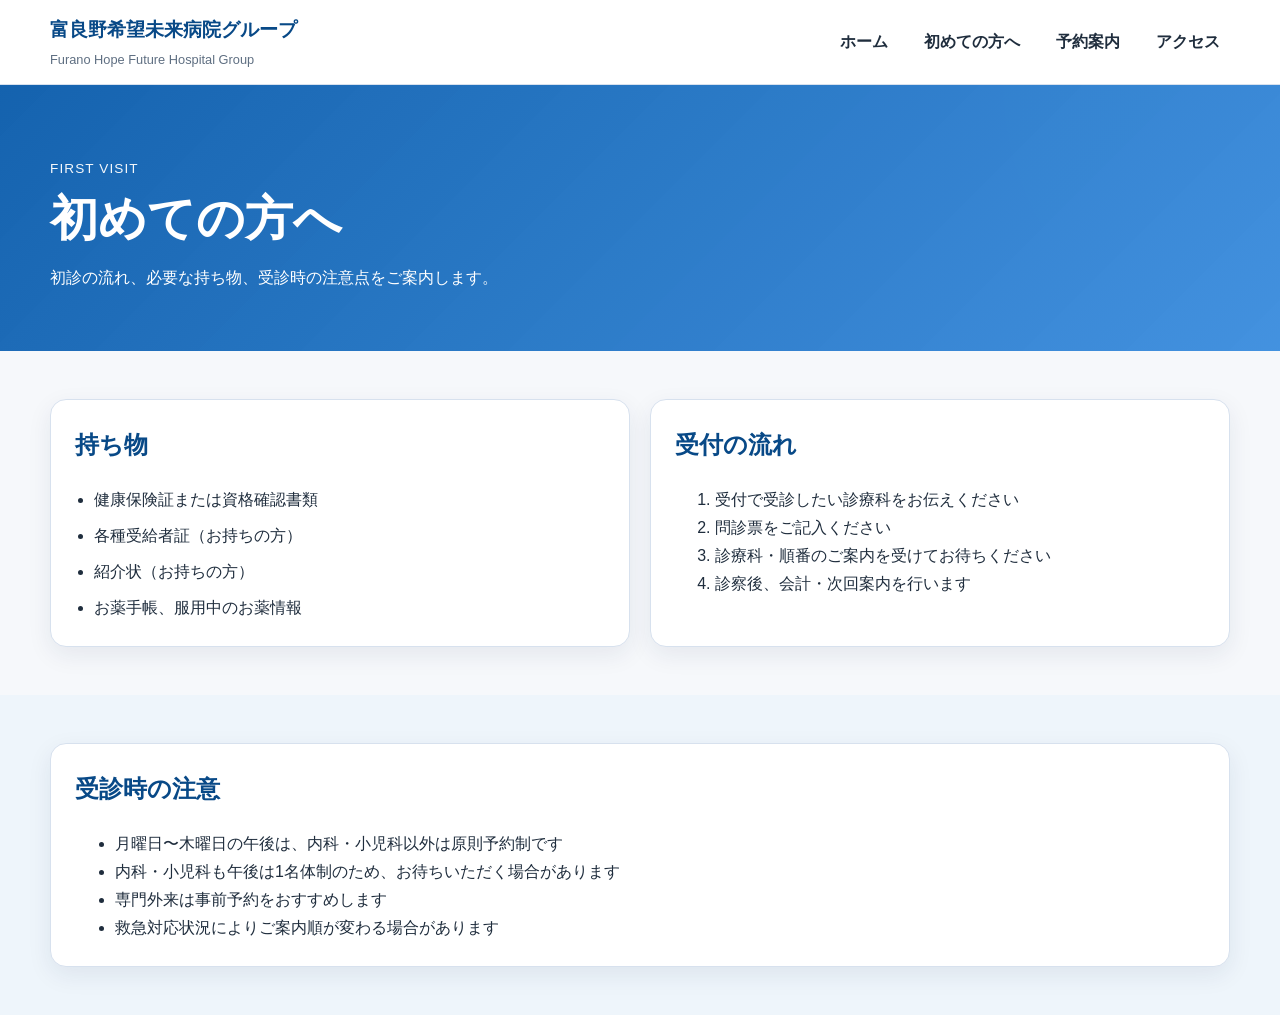
<file: first-visit.html>
<!DOCTYPE html>
<html lang="ja">
<head>
  <meta charset="UTF-8">
  <meta name="viewport" content="width=device-width, initial-scale=1.0">
  <title>初めての方へ | 富良野希望未来病院グループ</title>
  <meta name="description" content="初めて受診される方へ、持ち物、受付の流れ、受診時の注意点をご案内します。">
  <link rel="stylesheet" href="style.css">
</head>
<body>
  <header class="site-header">
    <div class="container header-inner">
      <div class="logo">
        <span class="logo-main">富良野希望未来病院グループ</span>
        <span class="logo-sub">Furano Hope Future Hospital Group</span>
      </div>
      <nav class="global-nav">
        <ul>
          <li><a href="index.html">ホーム</a></li>
          <li><a href="first-visit.html">初めての方へ</a></li>
          <li><a href="reservation.html">予約案内</a></li>
          <li><a href="access.html">アクセス</a></li>
        </ul>
      </nav>
    </div>
  </header>

  <main>
    <section class="page-hero">
      <div class="container">
        <p class="eyebrow">First Visit</p>
        <h1>初めての方へ</h1>
        <p class="page-lead">初診の流れ、必要な持ち物、受診時の注意点をご案内します。</p>
      </div>
    </section>

    <section class="section">
      <div class="container card-grid cols-2">
        <article class="card">
          <h2>持ち物</h2>
          <ul class="plain-list">
            <li>健康保険証または資格確認書類</li>
            <li>各種受給者証（お持ちの方）</li>
            <li>紹介状（お持ちの方）</li>
            <li>お薬手帳、服用中のお薬情報</li>
          </ul>
        </article>

        <article class="card">
          <h2>受付の流れ</h2>
          <ol class="step-list">
            <li>受付で受診したい診療科をお伝えください</li>
            <li>問診票をご記入ください</li>
            <li>診療科・順番のご案内を受けてお待ちください</li>
            <li>診察後、会計・次回案内を行います</li>
          </ol>
        </article>
      </div>
    </section>

    <section class="section alt">
      <div class="container">
        <article class="card">
          <h2>受診時の注意</h2>
          <ul class="rule-list">
            <li>月曜日〜木曜日の午後は、内科・小児科以外は原則予約制です</li>
            <li>内科・小児科も午後は1名体制のため、お待ちいただく場合があります</li>
            <li>専門外来は事前予約をおすすめします</li>
            <li>救急対応状況によりご案内順が変わる場合があります</li>
          </ul>
        </article>
      </div>
    </section>
  </main>
</body>
</html>
</file>
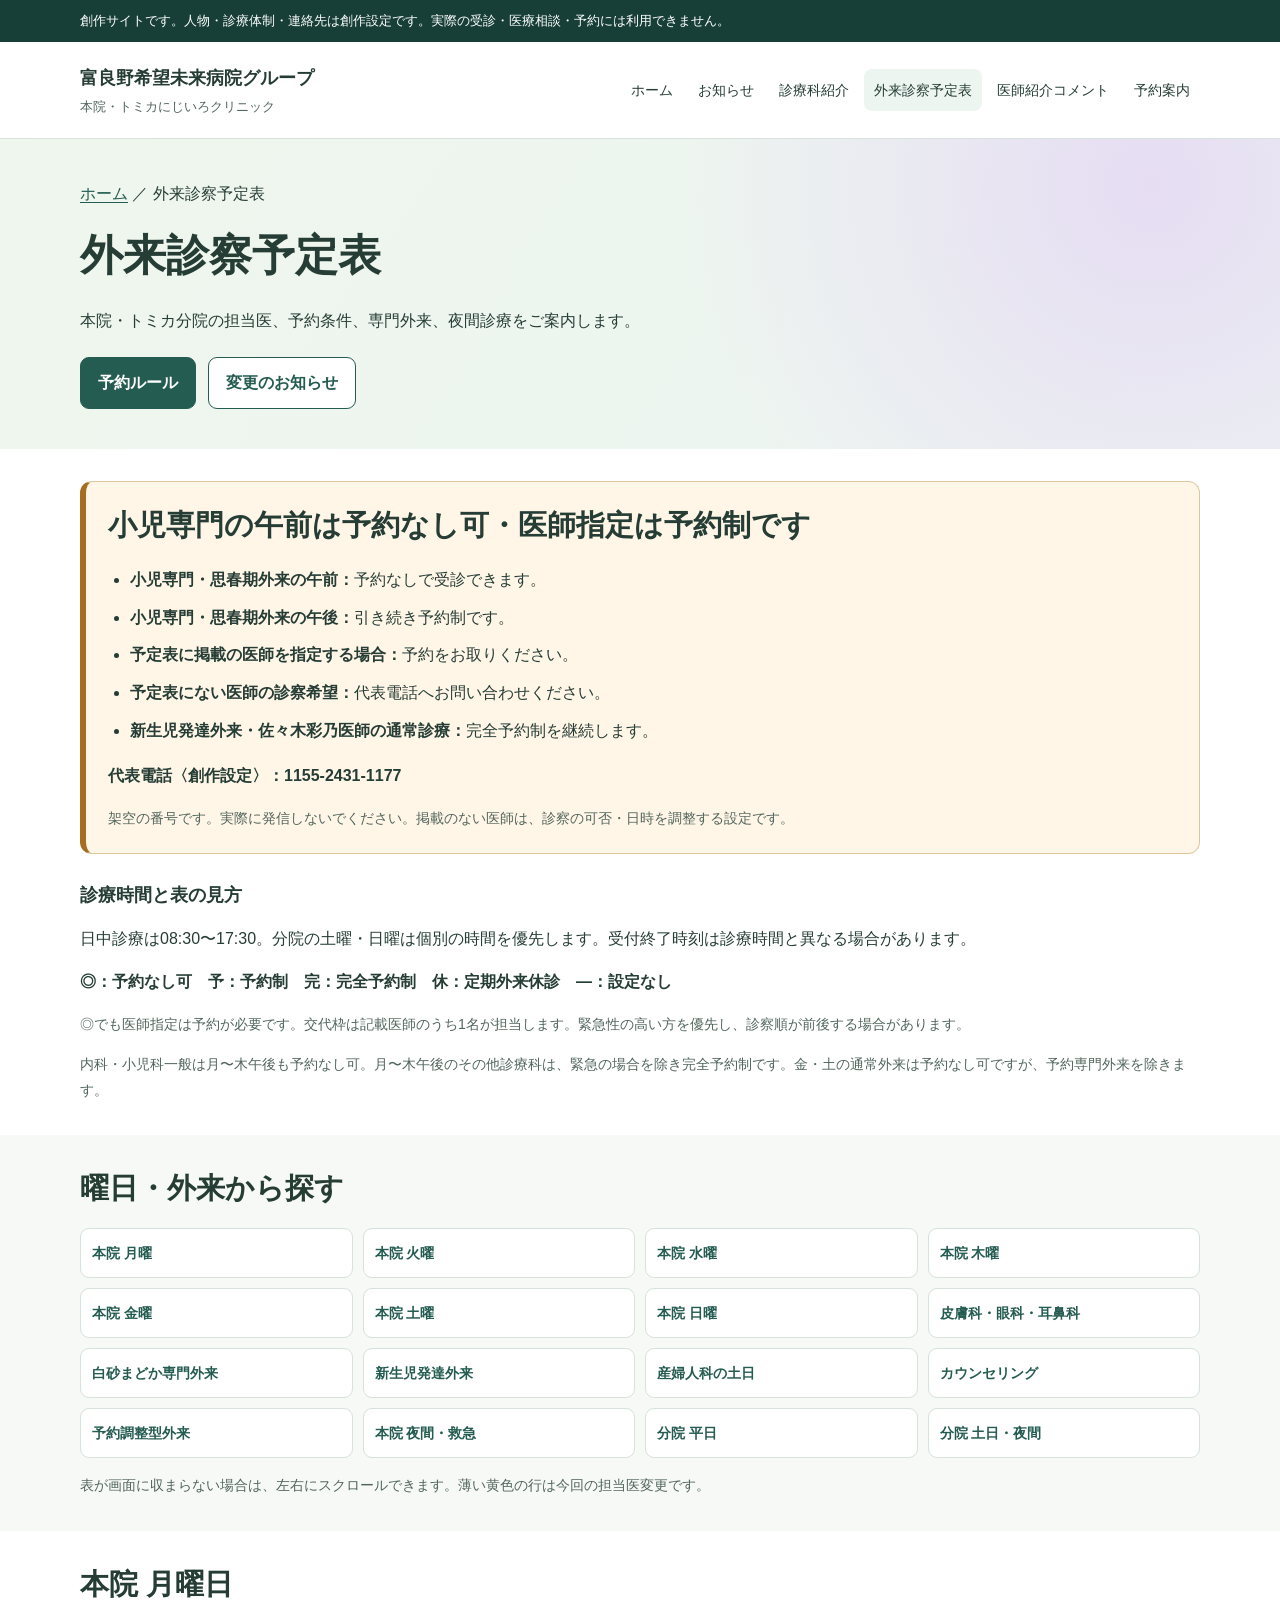
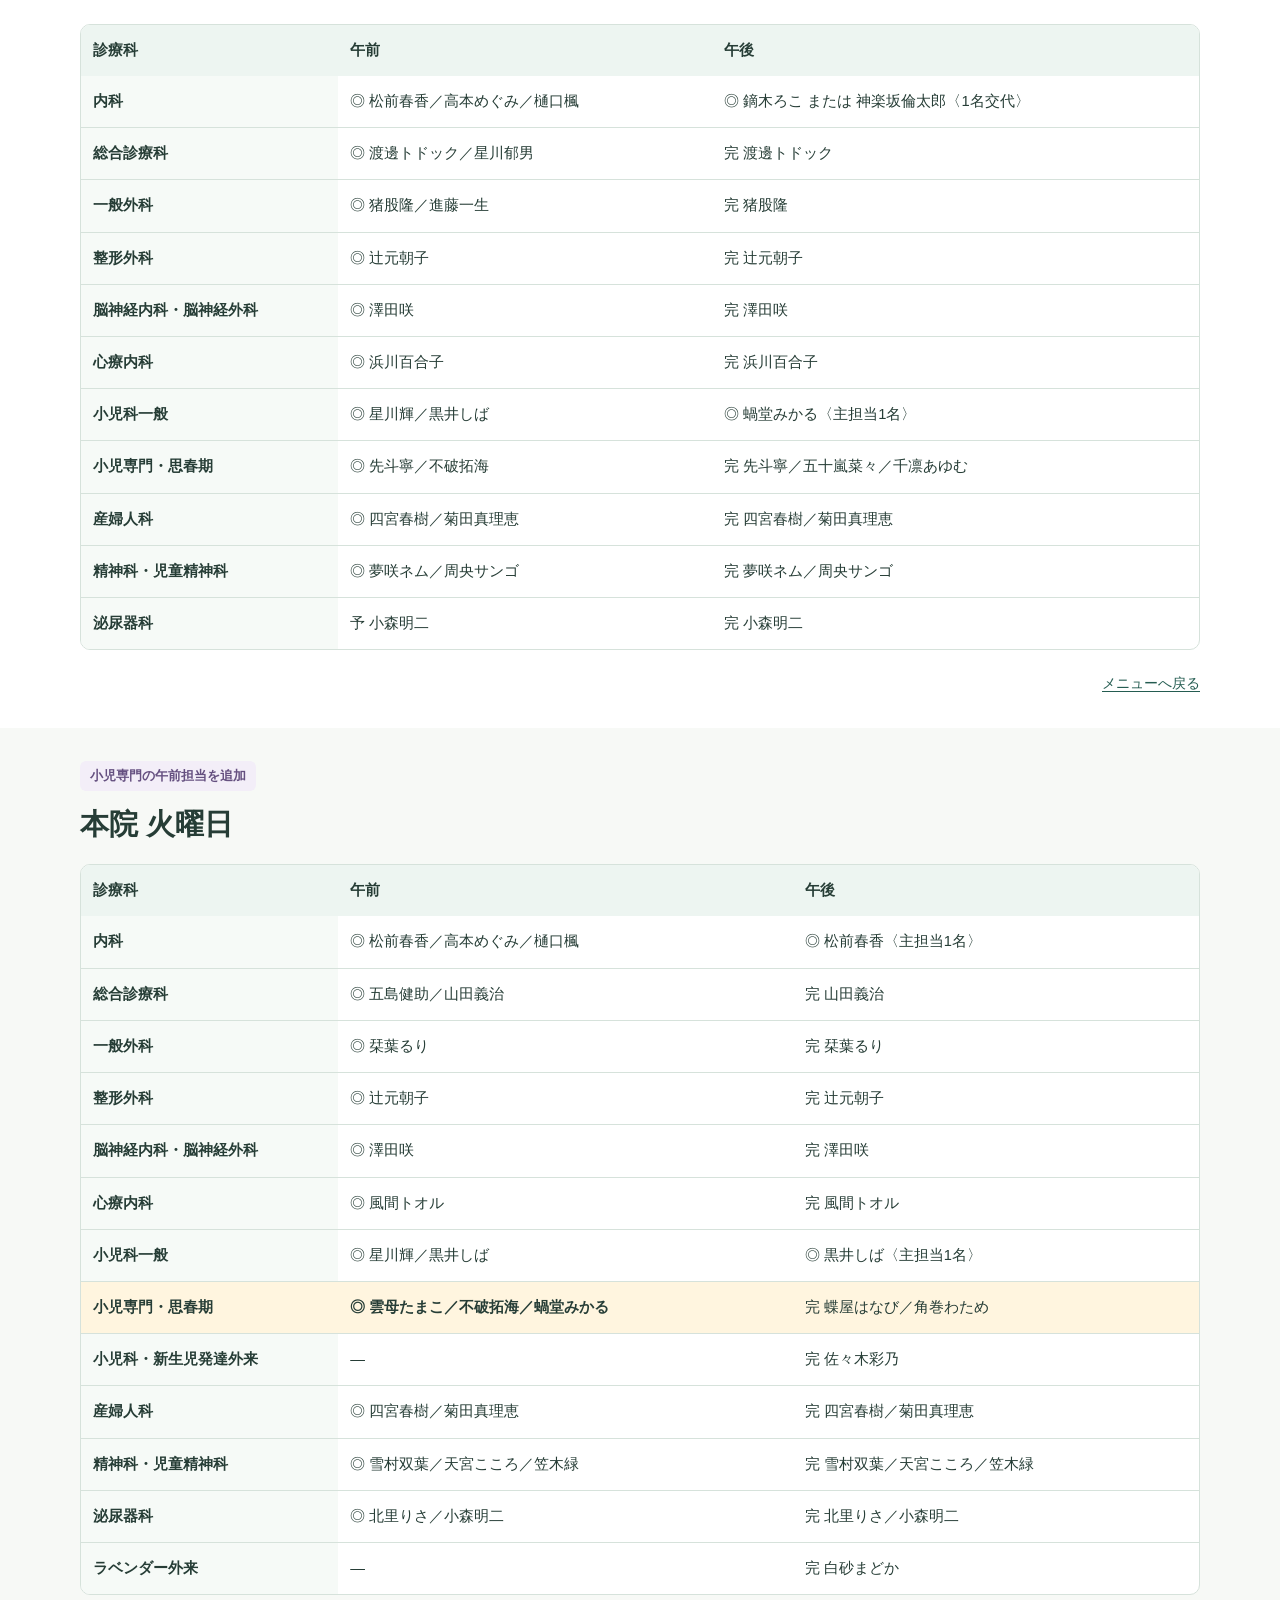
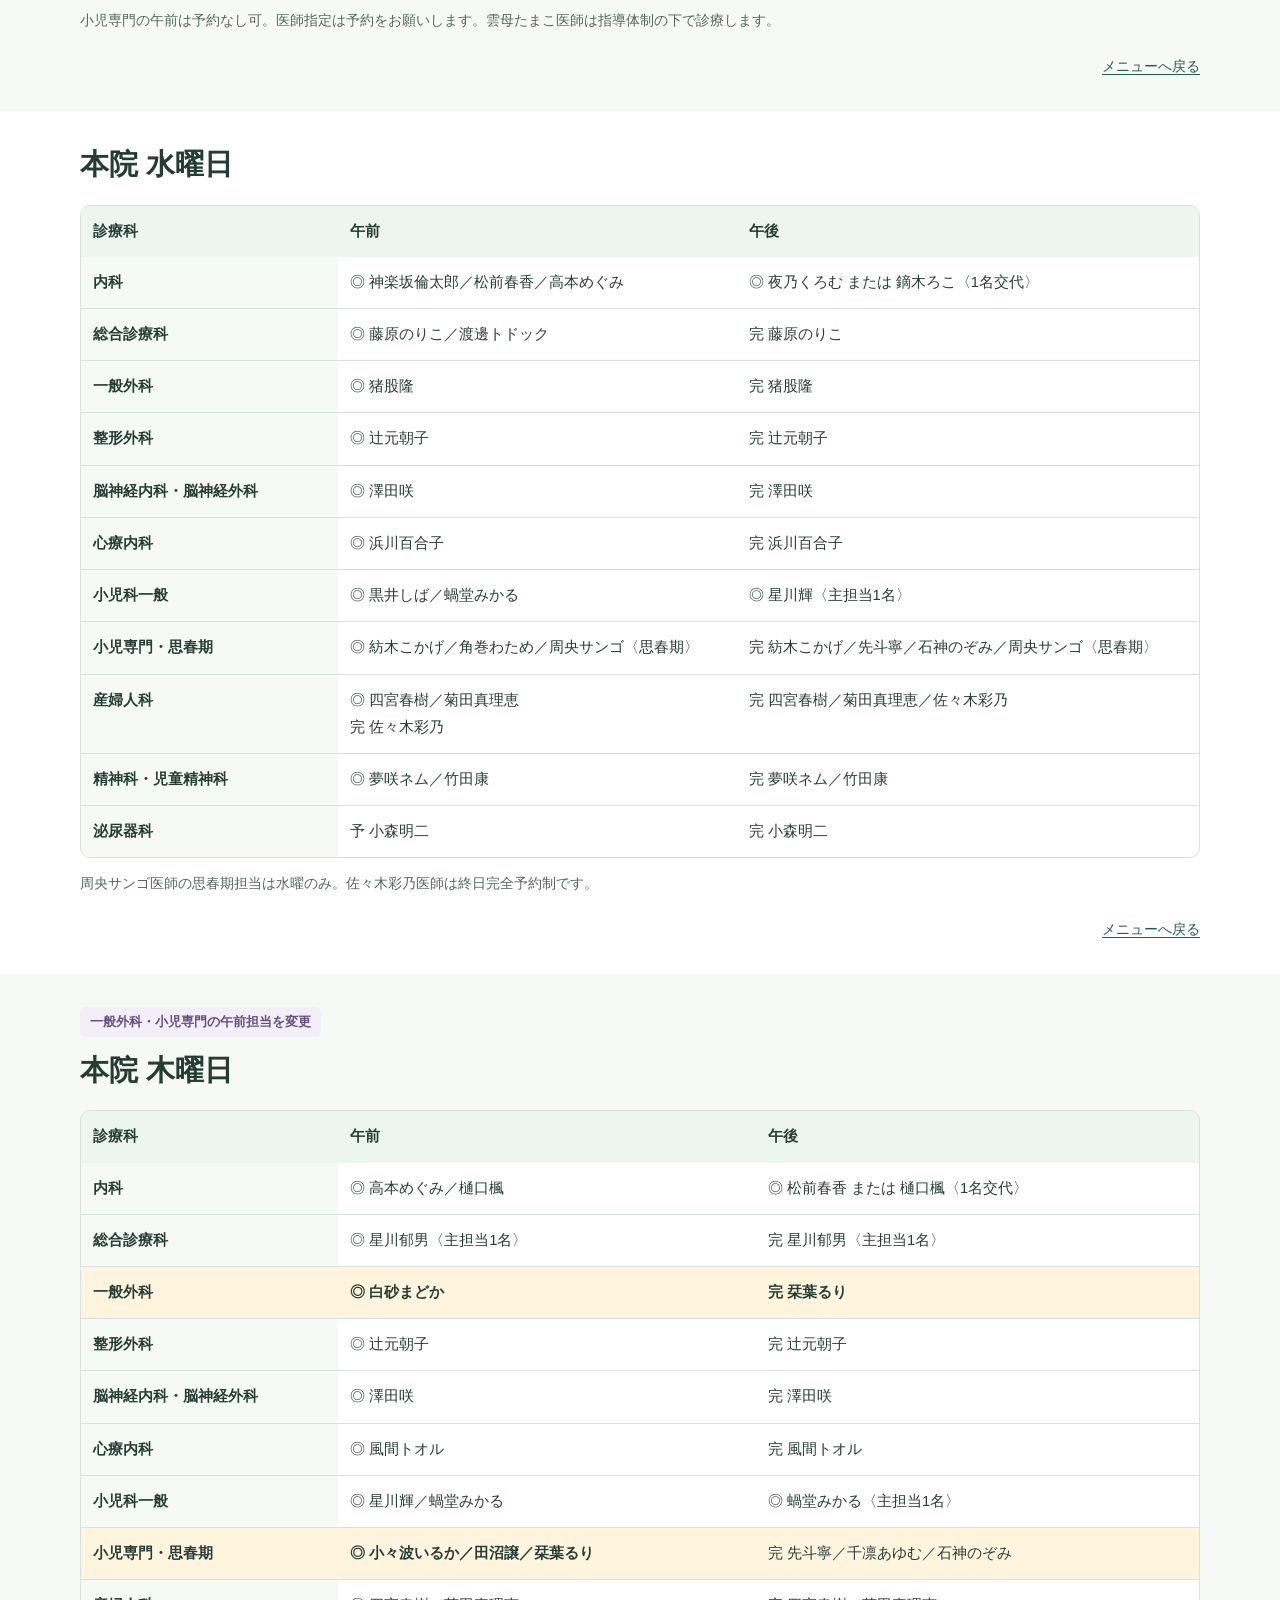
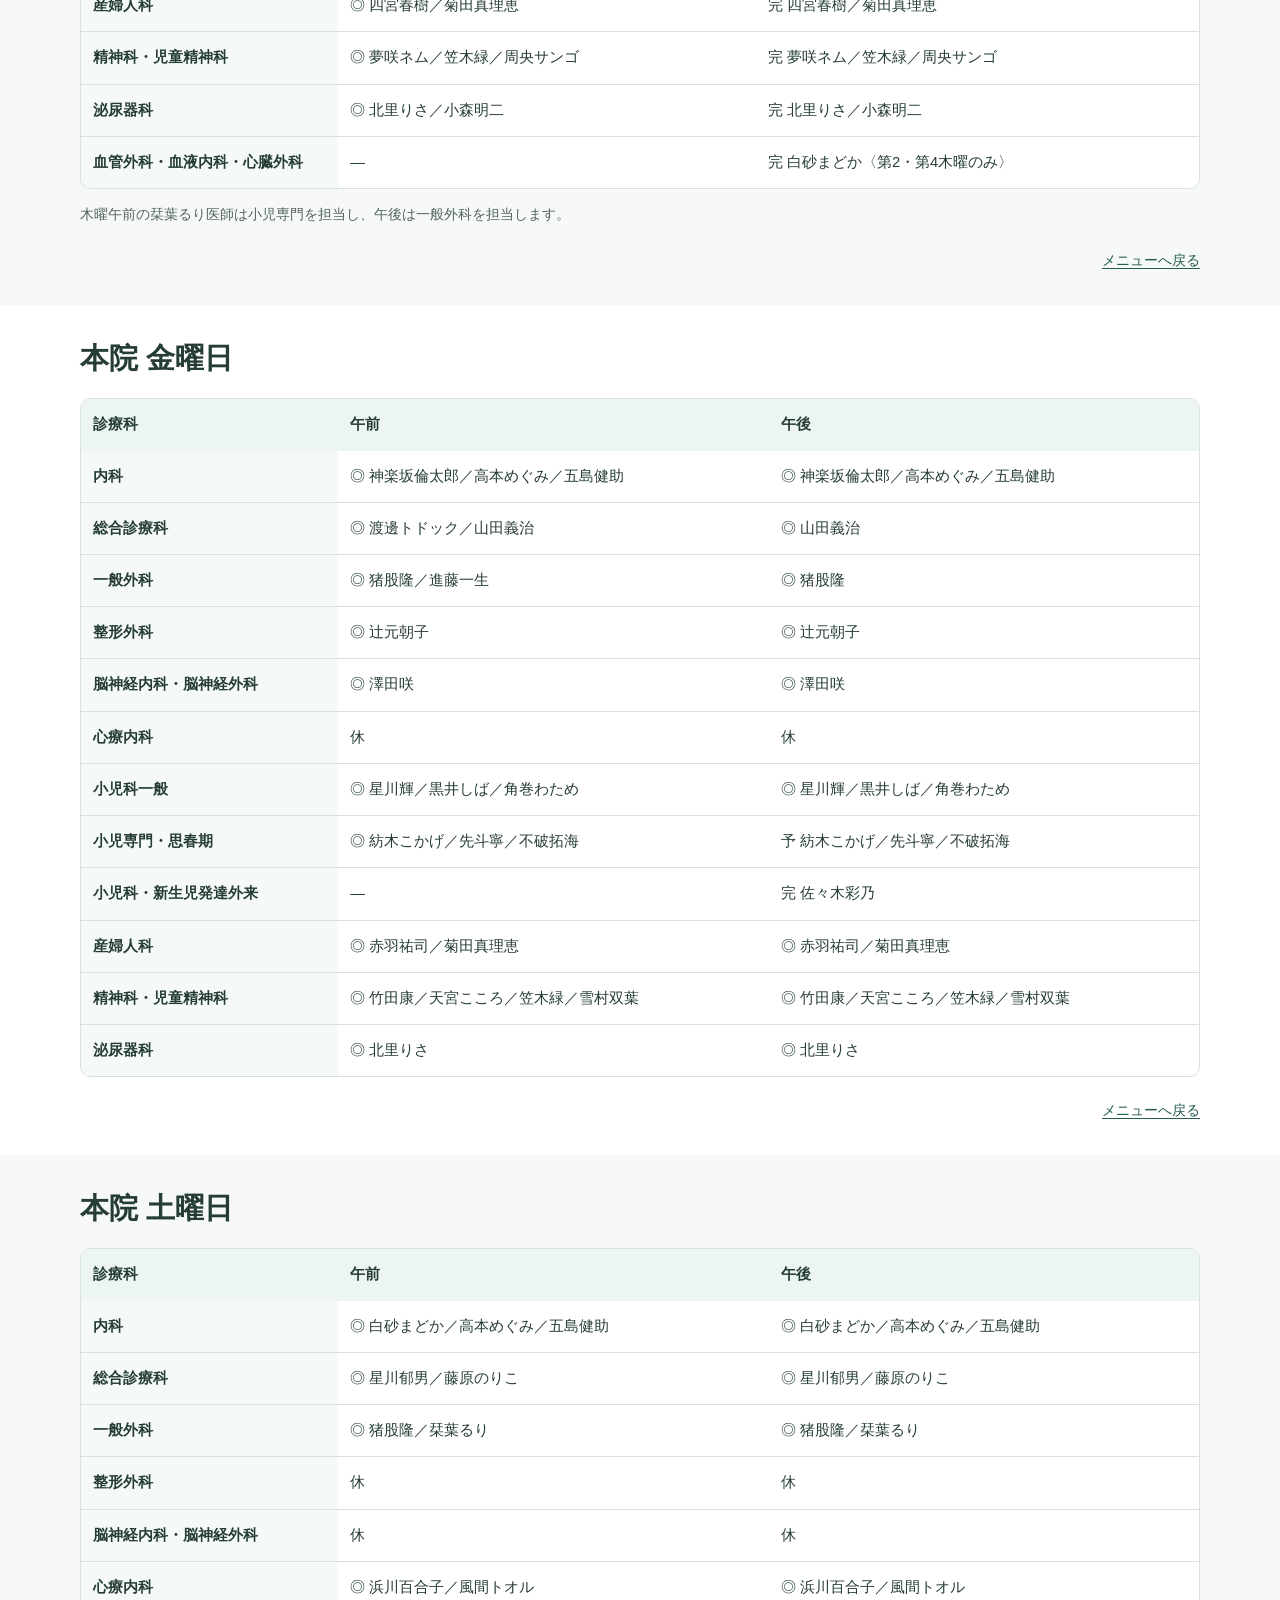
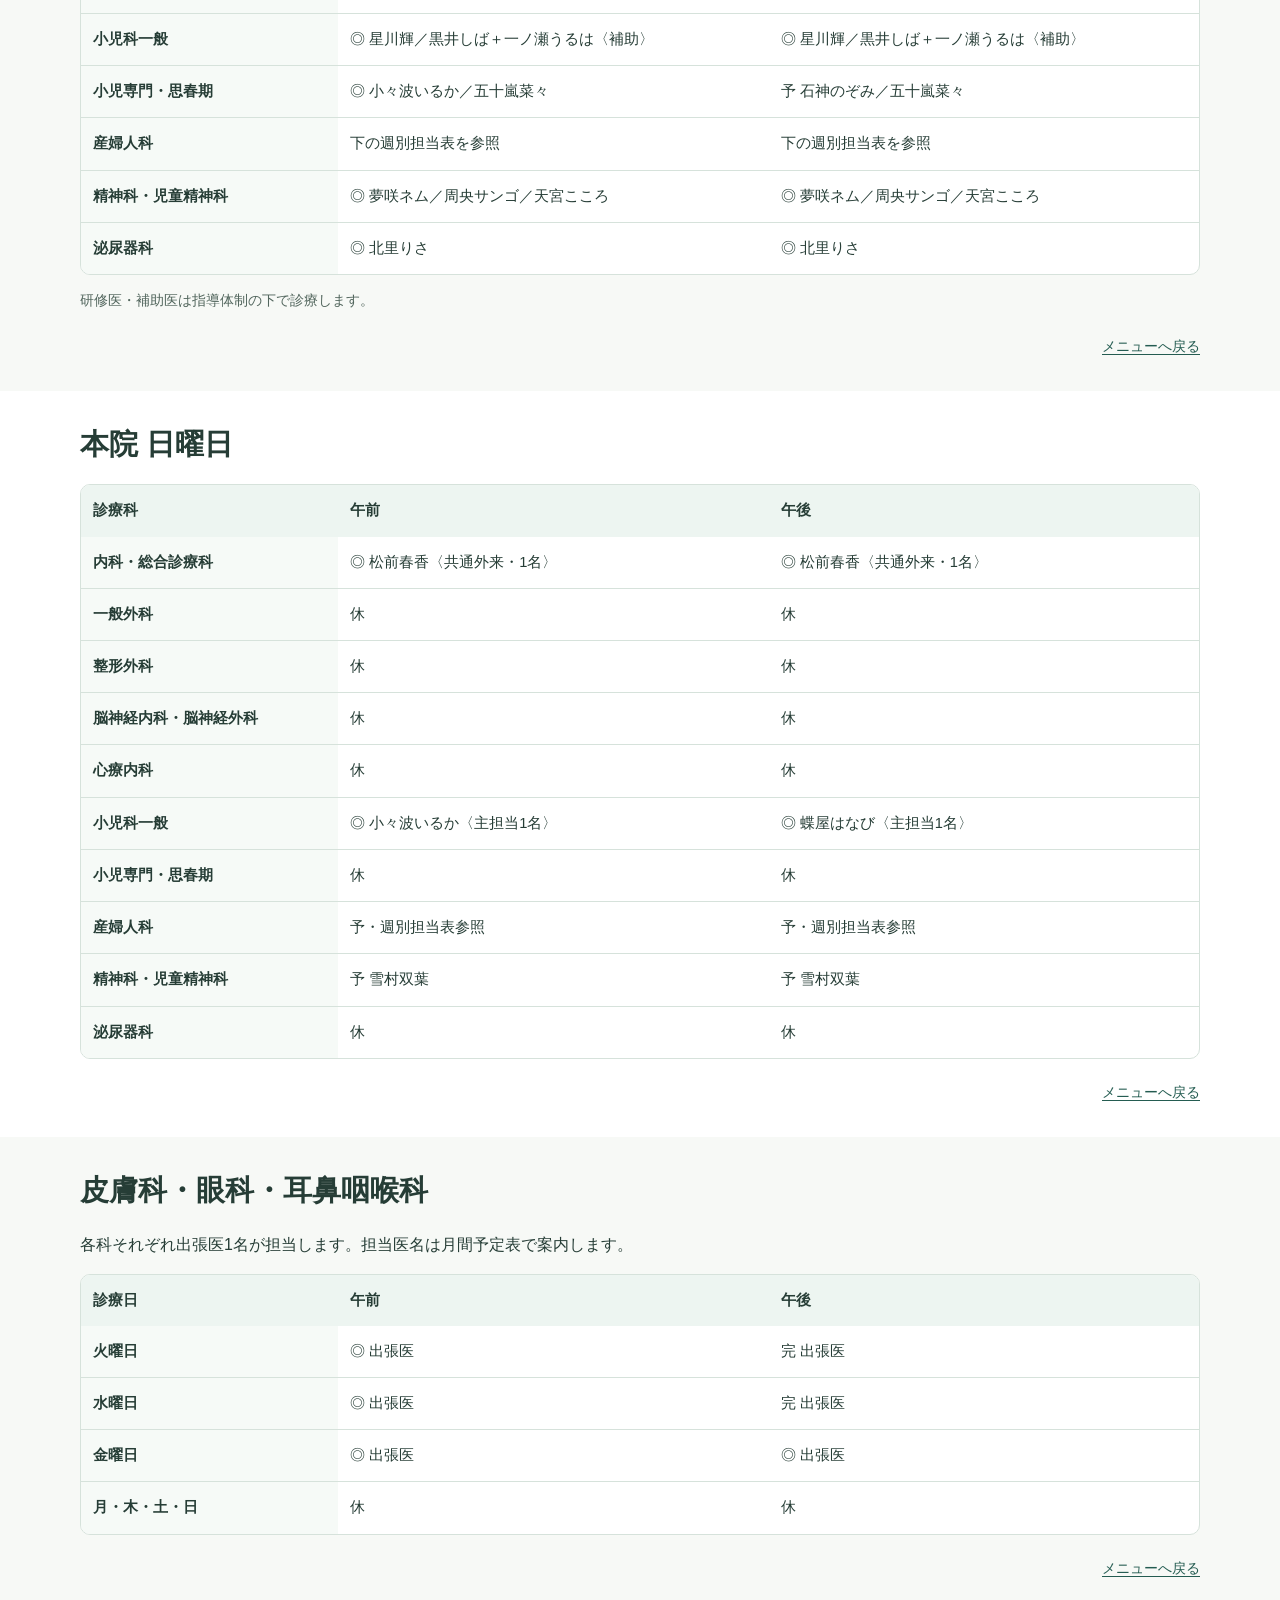
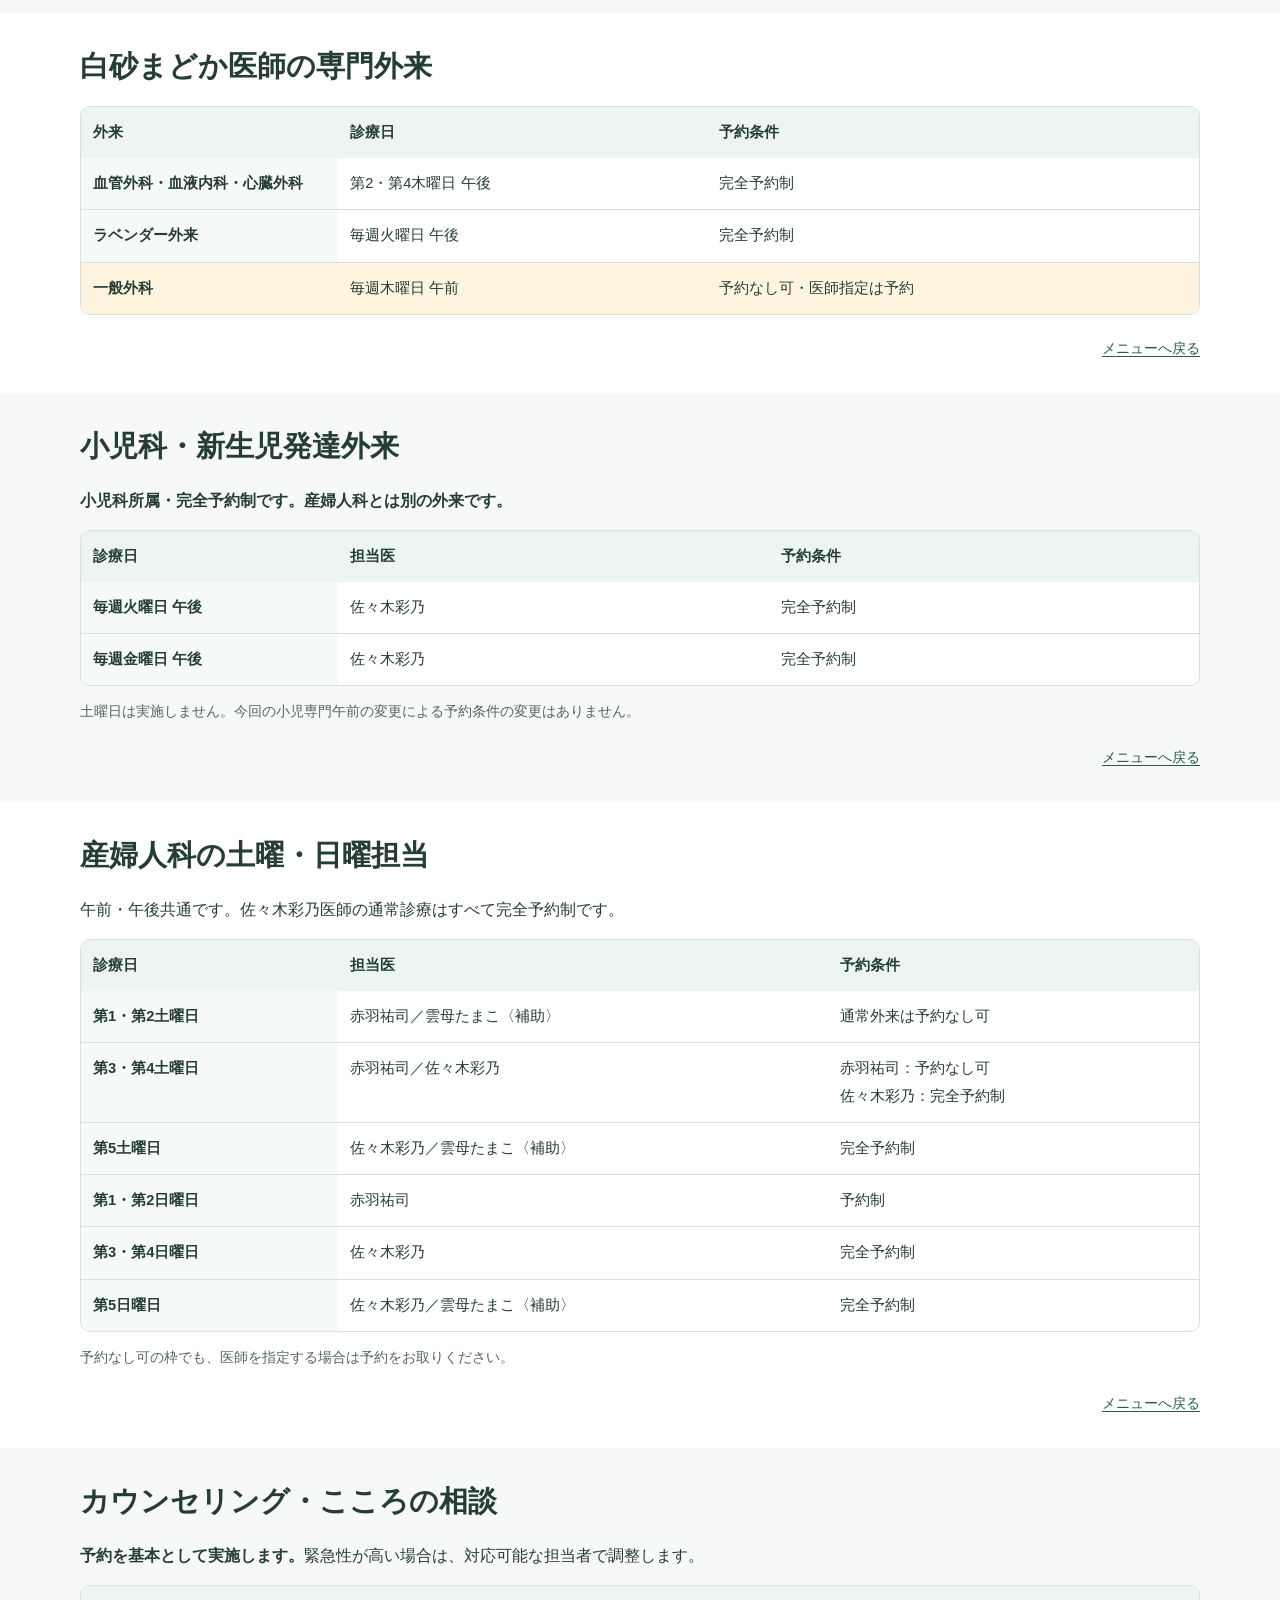
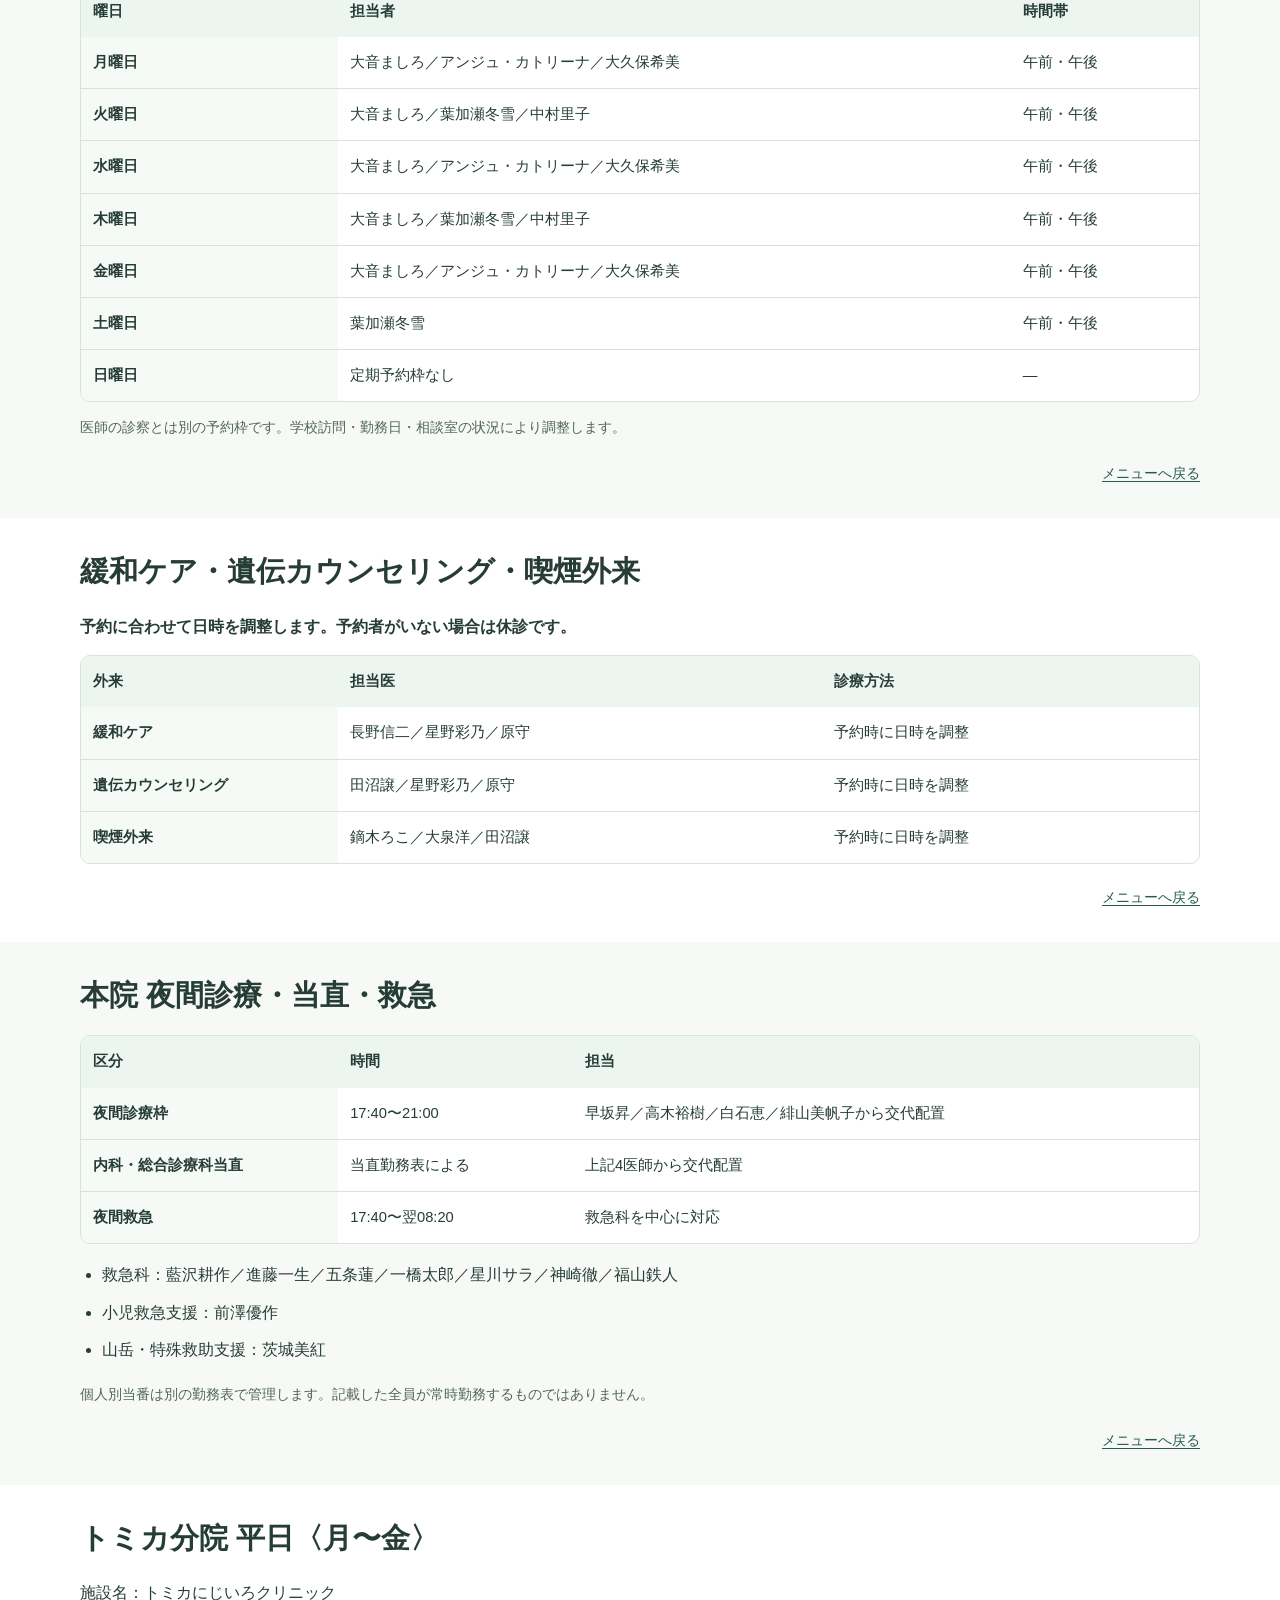
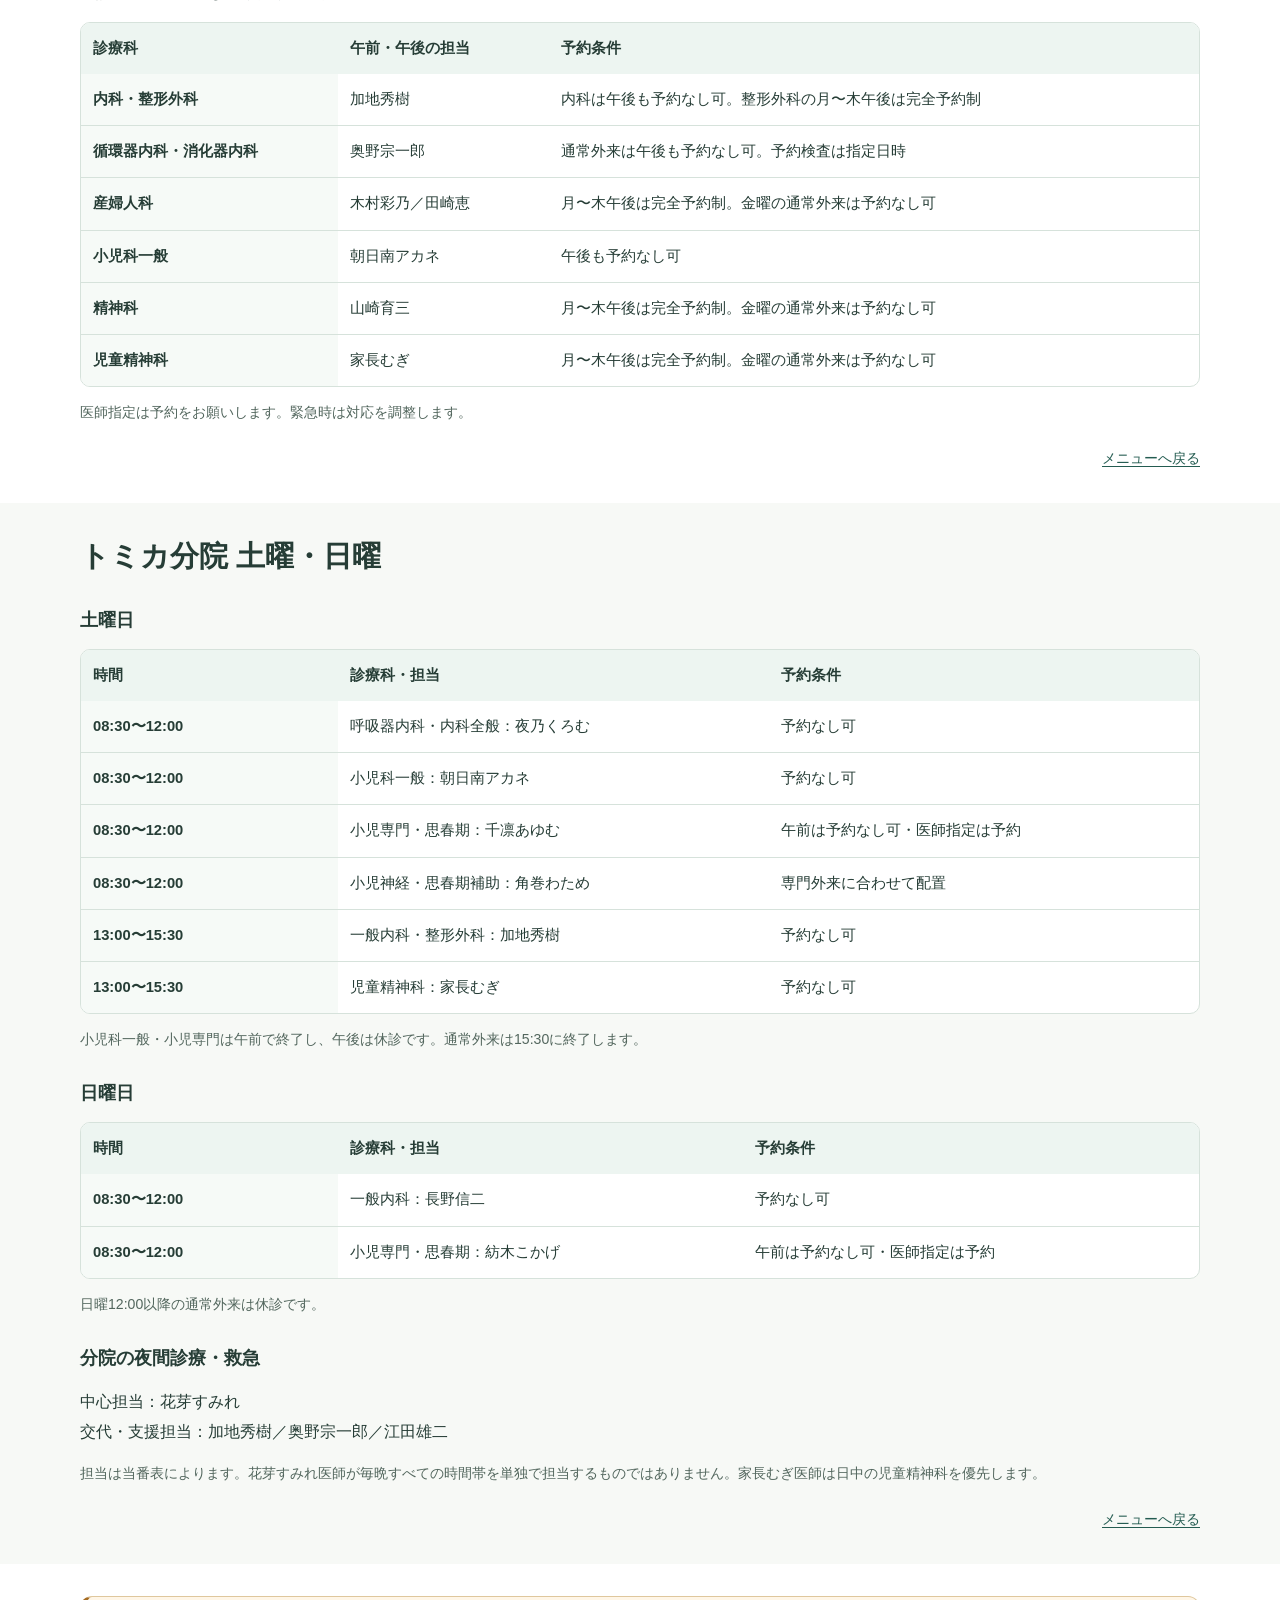
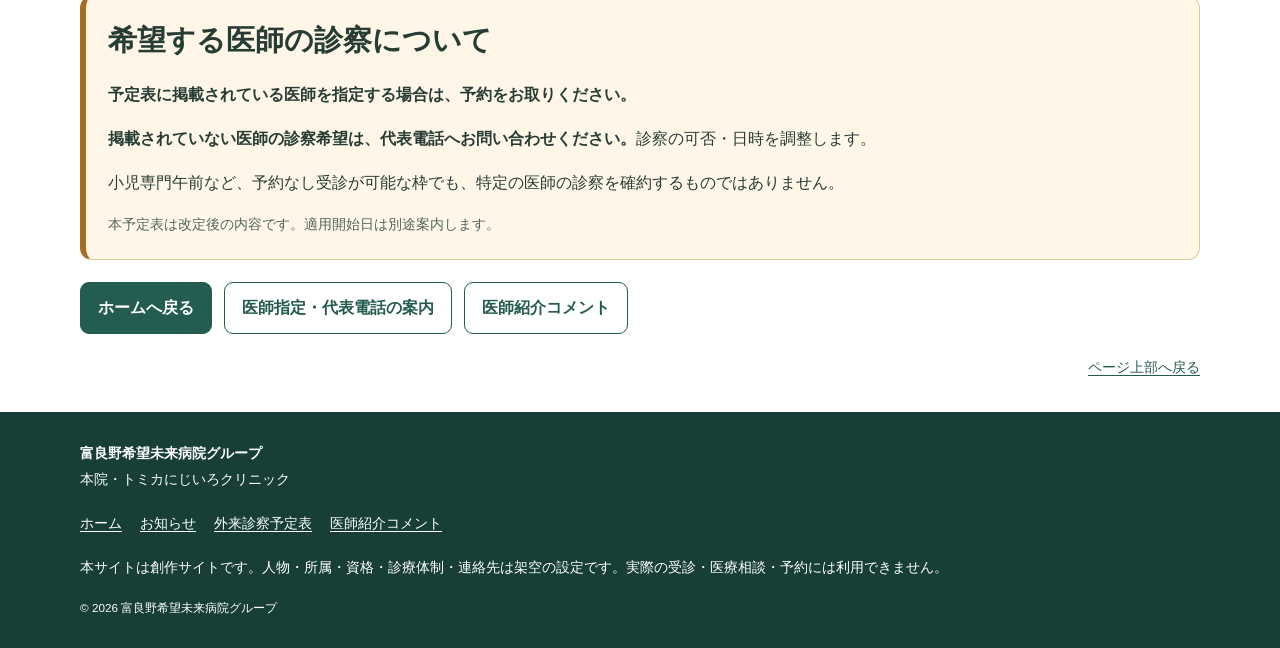
<file: gairai.html>
<!DOCTYPE html>
<html lang="ja">
<head>
<meta charset="UTF-8">
<meta name="viewport" content="width=device-width,initial-scale=1">
<title>外来診察予定表｜富良野希望未来病院グループ</title>
<meta name="description" content="創作サイト。本院・トミカ分院の外来診察予定表。小児専門の午前は予約なし可。医師指定は予約をお願いします。">
<meta name="theme-color" content="#245c51">
<style>
:root{--main:#245c51;--dark:#173f37;--light:#edf5f1;--purple:#655080;--line:#d6e2db;--ink:#263d36;--muted:#52665d}
*{box-sizing:border-box}
html{scroll-behavior:smooth;scroll-padding-top:24px}
body{margin:0;background:#f7f9f6;color:var(--ink);font-family:-apple-system,BlinkMacSystemFont,"Yu Gothic",Meiryo,sans-serif;line-height:1.85;overflow-wrap:anywhere}
a{color:var(--main);text-underline-offset:3px}
a:focus-visible,[tabindex]:focus-visible{outline:3px solid #a76413;outline-offset:4px}
.container{width:min(1120px,calc(100% - 32px));margin:auto}
.skip{position:absolute;top:-100px;left:12px;padding:12px;background:white;z-index:100}
.skip:focus{top:12px}
.fiction{padding:9px 0;background:var(--dark);color:white;font-size:.8rem}
.fiction p{margin:0}
header{background:white;border-bottom:1px solid var(--line)}
.header-inner{display:flex;justify-content:space-between;align-items:center;flex-wrap:wrap;gap:18px;padding:20px 0}
.brand{text-decoration:none;color:var(--ink)}
.brand strong{display:block;font-size:1.12rem}
.brand span{display:block;color:var(--muted);font-size:.8rem}
nav.links{display:flex;flex-wrap:wrap;gap:5px}
nav.links a{padding:8px 10px;border-radius:8px;text-decoration:none;color:var(--ink);font-size:.88rem}
nav.links a:hover,nav.links [aria-current]{background:var(--light)}
.hero{padding:40px 0;background:radial-gradient(circle at 90% 15%,#e6ddf3,transparent 40%),linear-gradient(125deg,#eef6ed,#edf5f2)}
h1{margin:0 0 18px;font-size:clamp(1.8rem,4vw,2.7rem);line-height:1.5}
h2{margin:0 0 18px;font-size:clamp(1.35rem,3vw,1.8rem);line-height:1.5}
h3{margin:24px 0 12px;font-size:1.15rem}
p{margin:0 0 14px}
p:last-child{margin-bottom:0}
.section{padding:32px 0}
.section:nth-of-type(even){background:white}
.notice{padding:22px;border:1px solid #dfc79d;border-left:6px solid #a66c22;border-radius:12px;background:#fff6e7}
.note{color:var(--muted);font-size:.88rem}
.menu{display:grid;grid-template-columns:repeat(4,minmax(0,1fr));gap:10px}
.menu a{padding:11px;border:1px solid var(--line);border-radius:9px;background:white;text-decoration:none;font-size:.88rem;font-weight:bold}
.table-wrap{overflow-x:auto;border:1px solid var(--line);border-radius:10px;background:white}
table{width:100%;border-collapse:collapse;font-size:.92rem}
.schedule{min-width:760px}
th,td{padding:12px;border-bottom:1px solid var(--line);text-align:left;vertical-align:top}
thead th{background:var(--light)}
tbody th{width:23%;background:#f6faf7}
tr:last-child>*{border-bottom:0}
.changed>*{background:#fff5df!important}
.badge{display:inline-block;margin-bottom:12px;padding:3px 10px;border-radius:6px;background:#f3eef8;color:var(--purple);font-size:.8rem;font-weight:bold}
.actions{display:flex;flex-wrap:wrap;gap:12px;margin-top:22px}
.button{display:inline-flex;align-items:center;justify-content:center;min-height:46px;padding:10px 17px;border:1px solid var(--main);border-radius:9px;background:var(--main);color:white;font-weight:bold;text-decoration:none}
.button.secondary{background:white;color:var(--main)}
ul{padding-left:1.4em}
li+li{margin-top:8px}
.back{text-align:right;margin-top:20px;font-size:.88rem}
footer{padding:28px 0;background:var(--dark);color:white;font-size:.88rem}
footer a{color:white}
.footer-links{display:flex;flex-wrap:wrap;gap:12px 18px;margin:18px 0}
@media(max-width:750px){.menu{grid-template-columns:repeat(2,minmax(0,1fr))}.section{padding:25px 0}nav.links{width:100%}nav.links a{padding:7px;font-size:.82rem}.notice{padding:18px}}
@media(prefers-reduced-motion:reduce){html{scroll-behavior:auto}}
@media print{.skip,nav.links,.menu,.actions,.back{display:none}body,.hero,.section,footer{background:white!important;color:black}.container{width:100%}.table-wrap{overflow:visible}.schedule{min-width:0}table{font-size:8pt}th,td{padding:5px}thead{display:table-header-group}tr{break-inside:avoid}h2,h3{break-after:avoid}footer a{color:black}}
</style>
</head>

<body id="top">
<a class="skip" href="#main">本文へ移動</a>
<div class="fiction">
<div class="container">
<p>創作サイトです。人物・診療体制・連絡先は創作設定です。実際の受診・医療相談・予約には利用できません。</p>
</div>
</div>

<header>
<div class="container header-inner">
<a class="brand" href="index.html">
<strong>富良野希望未来病院グループ</strong>
<span>本院・トミカにじいろクリニック</span>
</a>
<nav class="links" aria-label="メインメニュー">
<a href="index.html">ホーム</a>
<a href="news.html">お知らせ</a>
<a href="departments.html">診療科紹介</a>
<a href="gairai.html" aria-current="page">外来診察予定表</a>
<a href="doctors.html">医師紹介コメント</a>
<a href="reservation.html">予約案内</a>
</nav>
</div>
</header>

<main id="main">
<section class="hero">
<div class="container">
<p><a href="index.html">ホーム</a> ／ 外来診察予定表</p>
<h1>外来診察予定表</h1>
<p>本院・トミカ分院の担当医、予約条件、専門外来、夜間診療をご案内します。</p>
<div class="actions">
<a class="button" href="#rules">予約ルール</a>
<a class="button secondary" href="news.html#outpatient-update">変更のお知らせ</a>
</div>
</div>
</section>

<section id="rules" class="section">
<div class="container">
<div class="notice">
<h2>小児専門の午前は予約なし可・医師指定は予約制です</h2>
<ul>
<li><strong>小児専門・思春期外来の午前：</strong>予約なしで受診できます。</li>
<li><strong>小児専門・思春期外来の午後：</strong>引き続き予約制です。</li>
<li><strong>予定表に掲載の医師を指定する場合：</strong>予約をお取りください。</li>
<li><strong>予定表にない医師の診察希望：</strong>代表電話へお問い合わせください。</li>
<li><strong>新生児発達外来・佐々木彩乃医師の通常診療：</strong>完全予約制を継続します。</li>
</ul>
<p><strong>代表電話〈創作設定〉：1155-2431-1177</strong></p>
<p class="note">架空の番号です。実際に発信しないでください。掲載のない医師は、診察の可否・日時を調整する設定です。</p>
</div>

<h3>診療時間と表の見方</h3>
<p>日中診療は08:30〜17:30。分院の土曜・日曜は個別の時間を優先します。受付終了時刻は診療時間と異なる場合があります。</p>
<p><strong>◎：予約なし可　予：予約制　完：完全予約制　休：定期外来休診　―：設定なし</strong></p>
<p class="note">◎でも医師指定は予約が必要です。交代枠は記載医師のうち1名が担当します。緊急性の高い方を優先し、診察順が前後する場合があります。</p>
<p class="note">内科・小児科一般は月〜木午後も予約なし可。月〜木午後のその他診療科は、緊急の場合を除き完全予約制です。金・土の通常外来は予約なし可ですが、予約専門外来を除きます。</p>
</div>
</section>

<section id="menu" class="section">
<div class="container">
<h2>曜日・外来から探す</h2>
<nav class="menu" aria-label="予定表メニュー">
<a href="#honin-monday">本院 月曜</a>
<a href="#honin-tuesday">本院 火曜</a>
<a href="#honin-wednesday">本院 水曜</a>
<a href="#honin-thursday">本院 木曜</a>
<a href="#honin-friday">本院 金曜</a>
<a href="#honin-saturday">本院 土曜</a>
<a href="#honin-sunday">本院 日曜</a>
<a href="#visiting">皮膚科・眼科・耳鼻科</a>
<a href="#specialty">白砂まどか専門外来</a>
<a href="#newborn">新生児発達外来</a>
<a href="#obstetrics">産婦人科の土日</a>
<a href="#counseling">カウンセリング</a>
<a href="#reservation-specialty">予約調整型外来</a>
<a href="#night">本院 夜間・救急</a>
<a href="#tomica-weekday">分院 平日</a>
<a href="#tomica-weekend">分院 土日・夜間</a>
</nav>
<p class="note" style="margin-top:14px">表が画面に収まらない場合は、左右にスクロールできます。薄い黄色の行は今回の担当医変更です。</p>
</div>
</section>

<section id="honin-monday" class="section">
<div class="container">
<h2>本院 月曜日</h2>
<div class="table-wrap" tabindex="0" role="region" aria-label="本院月曜日の予定表">
<table class="schedule">
<thead><tr><th scope="col">診療科</th><th scope="col">午前</th><th scope="col">午後</th></tr></thead>
<tbody>
<tr><th scope="row">内科</th><td>◎ 松前春香／高本めぐみ／樋口楓</td><td>◎ 鏑木ろこ または 神楽坂倫太郎〈1名交代〉</td></tr>
<tr><th scope="row">総合診療科</th><td>◎ 渡邊トドック／星川郁男</td><td>完 渡邊トドック</td></tr>
<tr><th scope="row">一般外科</th><td>◎ 猪股隆／進藤一生</td><td>完 猪股隆</td></tr>
<tr><th scope="row">整形外科</th><td>◎ 辻元朝子</td><td>完 辻元朝子</td></tr>
<tr><th scope="row">脳神経内科・脳神経外科</th><td>◎ 澤田咲</td><td>完 澤田咲</td></tr>
<tr><th scope="row">心療内科</th><td>◎ 浜川百合子</td><td>完 浜川百合子</td></tr>
<tr><th scope="row">小児科一般</th><td>◎ 星川輝／黒井しば</td><td>◎ 蝸堂みかる〈主担当1名〉</td></tr>
<tr><th scope="row">小児専門・思春期</th><td>◎ 先斗寧／不破拓海</td><td>完 先斗寧／五十嵐菜々／千凛あゆむ</td></tr>
<tr><th scope="row">産婦人科</th><td>◎ 四宮春樹／菊田真理恵</td><td>完 四宮春樹／菊田真理恵</td></tr>
<tr><th scope="row">精神科・児童精神科</th><td>◎ 夢咲ネム／周央サンゴ</td><td>完 夢咲ネム／周央サンゴ</td></tr>
<tr><th scope="row">泌尿器科</th><td>予 小森明二</td><td>完 小森明二</td></tr>
</tbody>
</table>
</div>
<p class="back"><a href="#menu">メニューへ戻る</a></p>
</div>
</section>

<section id="honin-tuesday" class="section">
<div class="container">
<span class="badge">小児専門の午前担当を追加</span>
<h2>本院 火曜日</h2>
<div class="table-wrap" tabindex="0" role="region" aria-label="本院火曜日の予定表">
<table class="schedule">
<thead><tr><th scope="col">診療科</th><th scope="col">午前</th><th scope="col">午後</th></tr></thead>
<tbody>
<tr><th scope="row">内科</th><td>◎ 松前春香／高本めぐみ／樋口楓</td><td>◎ 松前春香〈主担当1名〉</td></tr>
<tr><th scope="row">総合診療科</th><td>◎ 五島健助／山田義治</td><td>完 山田義治</td></tr>
<tr><th scope="row">一般外科</th><td>◎ 栞葉るり</td><td>完 栞葉るり</td></tr>
<tr><th scope="row">整形外科</th><td>◎ 辻元朝子</td><td>完 辻元朝子</td></tr>
<tr><th scope="row">脳神経内科・脳神経外科</th><td>◎ 澤田咲</td><td>完 澤田咲</td></tr>
<tr><th scope="row">心療内科</th><td>◎ 風間トオル</td><td>完 風間トオル</td></tr>
<tr><th scope="row">小児科一般</th><td>◎ 星川輝／黒井しば</td><td>◎ 黒井しば〈主担当1名〉</td></tr>
<tr class="changed"><th scope="row">小児専門・思春期</th><td><strong>◎ 雲母たまこ／不破拓海／蝸堂みかる</strong></td><td>完 蝶屋はなび／角巻わため</td></tr>
<tr><th scope="row">小児科・新生児発達外来</th><td>―</td><td>完 佐々木彩乃</td></tr>
<tr><th scope="row">産婦人科</th><td>◎ 四宮春樹／菊田真理恵</td><td>完 四宮春樹／菊田真理恵</td></tr>
<tr><th scope="row">精神科・児童精神科</th><td>◎ 雪村双葉／天宮こころ／笠木緑</td><td>完 雪村双葉／天宮こころ／笠木緑</td></tr>
<tr><th scope="row">泌尿器科</th><td>◎ 北里りさ／小森明二</td><td>完 北里りさ／小森明二</td></tr>
<tr><th scope="row">ラベンダー外来</th><td>―</td><td>完 白砂まどか</td></tr>
</tbody>
</table>
</div>
<p class="note" style="margin-top:12px">小児専門の午前は予約なし可。医師指定は予約をお願いします。雲母たまこ医師は指導体制の下で診療します。</p>
<p class="back"><a href="#menu">メニューへ戻る</a></p>
</div>
</section>

<section id="honin-wednesday" class="section">
<div class="container">
<h2>本院 水曜日</h2>
<div class="table-wrap" tabindex="0" role="region" aria-label="本院水曜日の予定表">
<table class="schedule">
<thead><tr><th scope="col">診療科</th><th scope="col">午前</th><th scope="col">午後</th></tr></thead>
<tbody>
<tr><th scope="row">内科</th><td>◎ 神楽坂倫太郎／松前春香／高本めぐみ</td><td>◎ 夜乃くろむ または 鏑木ろこ〈1名交代〉</td></tr>
<tr><th scope="row">総合診療科</th><td>◎ 藤原のりこ／渡邊トドック</td><td>完 藤原のりこ</td></tr>
<tr><th scope="row">一般外科</th><td>◎ 猪股隆</td><td>完 猪股隆</td></tr>
<tr><th scope="row">整形外科</th><td>◎ 辻元朝子</td><td>完 辻元朝子</td></tr>
<tr><th scope="row">脳神経内科・脳神経外科</th><td>◎ 澤田咲</td><td>完 澤田咲</td></tr>
<tr><th scope="row">心療内科</th><td>◎ 浜川百合子</td><td>完 浜川百合子</td></tr>
<tr><th scope="row">小児科一般</th><td>◎ 黒井しば／蝸堂みかる</td><td>◎ 星川輝〈主担当1名〉</td></tr>
<tr><th scope="row">小児専門・思春期</th><td>◎ 紡木こかげ／角巻わため／周央サンゴ〈思春期〉</td><td>完 紡木こかげ／先斗寧／石神のぞみ／周央サンゴ〈思春期〉</td></tr>
<tr><th scope="row">産婦人科</th><td>◎ 四宮春樹／菊田真理恵<br>完 佐々木彩乃</td><td>完 四宮春樹／菊田真理恵／佐々木彩乃</td></tr>
<tr><th scope="row">精神科・児童精神科</th><td>◎ 夢咲ネム／竹田康</td><td>完 夢咲ネム／竹田康</td></tr>
<tr><th scope="row">泌尿器科</th><td>予 小森明二</td><td>完 小森明二</td></tr>
</tbody>
</table>
</div>
<p class="note" style="margin-top:12px">周央サンゴ医師の思春期担当は水曜のみ。佐々木彩乃医師は終日完全予約制です。</p>
<p class="back"><a href="#menu">メニューへ戻る</a></p>
</div>
</section>

<section id="honin-thursday" class="section">
<div class="container">
<span class="badge">一般外科・小児専門の午前担当を変更</span>
<h2>本院 木曜日</h2>
<div class="table-wrap" tabindex="0" role="region" aria-label="本院木曜日の予定表">
<table class="schedule">
<thead><tr><th scope="col">診療科</th><th scope="col">午前</th><th scope="col">午後</th></tr></thead>
<tbody>
<tr><th scope="row">内科</th><td>◎ 高本めぐみ／樋口楓</td><td>◎ 松前春香 または 樋口楓〈1名交代〉</td></tr>
<tr><th scope="row">総合診療科</th><td>◎ 星川郁男〈主担当1名〉</td><td>完 星川郁男〈主担当1名〉</td></tr>
<tr class="changed"><th scope="row">一般外科</th><td><strong>◎ 白砂まどか</strong></td><td><strong>完 栞葉るり</strong></td></tr>
<tr><th scope="row">整形外科</th><td>◎ 辻元朝子</td><td>完 辻元朝子</td></tr>
<tr><th scope="row">脳神経内科・脳神経外科</th><td>◎ 澤田咲</td><td>完 澤田咲</td></tr>
<tr><th scope="row">心療内科</th><td>◎ 風間トオル</td><td>完 風間トオル</td></tr>
<tr><th scope="row">小児科一般</th><td>◎ 星川輝／蝸堂みかる</td><td>◎ 蝸堂みかる〈主担当1名〉</td></tr>
<tr class="changed"><th scope="row">小児専門・思春期</th><td><strong>◎ 小々波いるか／田沼譲／栞葉るり</strong></td><td>完 先斗寧／千凛あゆむ／石神のぞみ</td></tr>
<tr><th scope="row">産婦人科</th><td>◎ 四宮春樹／菊田真理恵</td><td>完 四宮春樹／菊田真理恵</td></tr>
<tr><th scope="row">精神科・児童精神科</th><td>◎ 夢咲ネム／笠木緑／周央サンゴ</td><td>完 夢咲ネム／笠木緑／周央サンゴ</td></tr>
<tr><th scope="row">泌尿器科</th><td>◎ 北里りさ／小森明二</td><td>完 北里りさ／小森明二</td></tr>
<tr><th scope="row">血管外科・血液内科・心臓外科</th><td>―</td><td>完 白砂まどか〈第2・第4木曜のみ〉</td></tr>
</tbody>
</table>
</div>
<p class="note" style="margin-top:12px">木曜午前の栞葉るり医師は小児専門を担当し、午後は一般外科を担当します。</p>
<p class="back"><a href="#menu">メニューへ戻る</a></p>
</div>
</section>

<section id="honin-friday" class="section">
<div class="container">
<h2>本院 金曜日</h2>
<div class="table-wrap" tabindex="0" role="region" aria-label="本院金曜日の予定表">
<table class="schedule">
<thead><tr><th scope="col">診療科</th><th scope="col">午前</th><th scope="col">午後</th></tr></thead>
<tbody>
<tr><th scope="row">内科</th><td>◎ 神楽坂倫太郎／高本めぐみ／五島健助</td><td>◎ 神楽坂倫太郎／高本めぐみ／五島健助</td></tr>
<tr><th scope="row">総合診療科</th><td>◎ 渡邊トドック／山田義治</td><td>◎ 山田義治</td></tr>
<tr><th scope="row">一般外科</th><td>◎ 猪股隆／進藤一生</td><td>◎ 猪股隆</td></tr>
<tr><th scope="row">整形外科</th><td>◎ 辻元朝子</td><td>◎ 辻元朝子</td></tr>
<tr><th scope="row">脳神経内科・脳神経外科</th><td>◎ 澤田咲</td><td>◎ 澤田咲</td></tr>
<tr><th scope="row">心療内科</th><td>休</td><td>休</td></tr>
<tr><th scope="row">小児科一般</th><td>◎ 星川輝／黒井しば／角巻わため</td><td>◎ 星川輝／黒井しば／角巻わため</td></tr>
<tr><th scope="row">小児専門・思春期</th><td>◎ 紡木こかげ／先斗寧／不破拓海</td><td>予 紡木こかげ／先斗寧／不破拓海</td></tr>
<tr><th scope="row">小児科・新生児発達外来</th><td>―</td><td>完 佐々木彩乃</td></tr>
<tr><th scope="row">産婦人科</th><td>◎ 赤羽祐司／菊田真理恵</td><td>◎ 赤羽祐司／菊田真理恵</td></tr>
<tr><th scope="row">精神科・児童精神科</th><td>◎ 竹田康／天宮こころ／笠木緑／雪村双葉</td><td>◎ 竹田康／天宮こころ／笠木緑／雪村双葉</td></tr>
<tr><th scope="row">泌尿器科</th><td>◎ 北里りさ</td><td>◎ 北里りさ</td></tr>
</tbody>
</table>
</div>
<p class="back"><a href="#menu">メニューへ戻る</a></p>
</div>
</section>

<section id="honin-saturday" class="section">
<div class="container">
<h2>本院 土曜日</h2>
<div class="table-wrap" tabindex="0" role="region" aria-label="本院土曜日の予定表">
<table class="schedule">
<thead><tr><th scope="col">診療科</th><th scope="col">午前</th><th scope="col">午後</th></tr></thead>
<tbody>
<tr><th scope="row">内科</th><td>◎ 白砂まどか／高本めぐみ／五島健助</td><td>◎ 白砂まどか／高本めぐみ／五島健助</td></tr>
<tr><th scope="row">総合診療科</th><td>◎ 星川郁男／藤原のりこ</td><td>◎ 星川郁男／藤原のりこ</td></tr>
<tr><th scope="row">一般外科</th><td>◎ 猪股隆／栞葉るり</td><td>◎ 猪股隆／栞葉るり</td></tr>
<tr><th scope="row">整形外科</th><td>休</td><td>休</td></tr>
<tr><th scope="row">脳神経内科・脳神経外科</th><td>休</td><td>休</td></tr>
<tr><th scope="row">心療内科</th><td>◎ 浜川百合子／風間トオル</td><td>◎ 浜川百合子／風間トオル</td></tr>
<tr><th scope="row">小児科一般</th><td>◎ 星川輝／黒井しば＋一ノ瀬うるは〈補助〉</td><td>◎ 星川輝／黒井しば＋一ノ瀬うるは〈補助〉</td></tr>
<tr><th scope="row">小児専門・思春期</th><td>◎ 小々波いるか／五十嵐菜々</td><td>予 石神のぞみ／五十嵐菜々</td></tr>
<tr><th scope="row">産婦人科</th><td>下の週別担当表を参照</td><td>下の週別担当表を参照</td></tr>
<tr><th scope="row">精神科・児童精神科</th><td>◎ 夢咲ネム／周央サンゴ／天宮こころ</td><td>◎ 夢咲ネム／周央サンゴ／天宮こころ</td></tr>
<tr><th scope="row">泌尿器科</th><td>◎ 北里りさ</td><td>◎ 北里りさ</td></tr>
</tbody>
</table>
</div>
<p class="note" style="margin-top:12px">研修医・補助医は指導体制の下で診療します。</p>
<p class="back"><a href="#menu">メニューへ戻る</a></p>
</div>
</section>

<section id="honin-sunday" class="section">
<div class="container">
<h2>本院 日曜日</h2>
<div class="table-wrap" tabindex="0" role="region" aria-label="本院日曜日の予定表">
<table class="schedule">
<thead><tr><th scope="col">診療科</th><th scope="col">午前</th><th scope="col">午後</th></tr></thead>
<tbody>
<tr><th scope="row">内科・総合診療科</th><td>◎ 松前春香〈共通外来・1名〉</td><td>◎ 松前春香〈共通外来・1名〉</td></tr>
<tr><th scope="row">一般外科</th><td>休</td><td>休</td></tr>
<tr><th scope="row">整形外科</th><td>休</td><td>休</td></tr>
<tr><th scope="row">脳神経内科・脳神経外科</th><td>休</td><td>休</td></tr>
<tr><th scope="row">心療内科</th><td>休</td><td>休</td></tr>
<tr><th scope="row">小児科一般</th><td>◎ 小々波いるか〈主担当1名〉</td><td>◎ 蝶屋はなび〈主担当1名〉</td></tr>
<tr><th scope="row">小児専門・思春期</th><td>休</td><td>休</td></tr>
<tr><th scope="row">産婦人科</th><td>予・週別担当表参照</td><td>予・週別担当表参照</td></tr>
<tr><th scope="row">精神科・児童精神科</th><td>予 雪村双葉</td><td>予 雪村双葉</td></tr>
<tr><th scope="row">泌尿器科</th><td>休</td><td>休</td></tr>
</tbody>
</table>
</div>
<p class="back"><a href="#menu">メニューへ戻る</a></p>
</div>
</section>

<section id="visiting" class="section">
<div class="container">
<h2>皮膚科・眼科・耳鼻咽喉科</h2>
<p>各科それぞれ出張医1名が担当します。担当医名は月間予定表で案内します。</p>
<div class="table-wrap">
<table>
<thead><tr><th scope="col">診療日</th><th scope="col">午前</th><th scope="col">午後</th></tr></thead>
<tbody>
<tr><th scope="row">火曜日</th><td>◎ 出張医</td><td>完 出張医</td></tr>
<tr><th scope="row">水曜日</th><td>◎ 出張医</td><td>完 出張医</td></tr>
<tr><th scope="row">金曜日</th><td>◎ 出張医</td><td>◎ 出張医</td></tr>
<tr><th scope="row">月・木・土・日</th><td>休</td><td>休</td></tr>
</tbody>
</table>
</div>
<p class="back"><a href="#menu">メニューへ戻る</a></p>
</div>
</section>

<section id="specialty" class="section">
<div class="container">
<h2>白砂まどか医師の専門外来</h2>
<div class="table-wrap">
<table>
<thead><tr><th scope="col">外来</th><th scope="col">診療日</th><th scope="col">予約条件</th></tr></thead>
<tbody>
<tr><th scope="row">血管外科・血液内科・心臓外科</th><td>第2・第4木曜日 午後</td><td>完全予約制</td></tr>
<tr><th scope="row">ラベンダー外来</th><td>毎週火曜日 午後</td><td>完全予約制</td></tr>
<tr class="changed"><th scope="row">一般外科</th><td>毎週木曜日 午前</td><td>予約なし可・医師指定は予約</td></tr>
</tbody>
</table>
</div>
<p class="back"><a href="#menu">メニューへ戻る</a></p>
</div>
</section>

<section id="newborn" class="section">
<div class="container">
<h2>小児科・新生児発達外来</h2>
<p><strong>小児科所属・完全予約制です。産婦人科とは別の外来です。</strong></p>
<div class="table-wrap">
<table>
<thead><tr><th scope="col">診療日</th><th scope="col">担当医</th><th scope="col">予約条件</th></tr></thead>
<tbody>
<tr><th scope="row">毎週火曜日 午後</th><td>佐々木彩乃</td><td>完全予約制</td></tr>
<tr><th scope="row">毎週金曜日 午後</th><td>佐々木彩乃</td><td>完全予約制</td></tr>
</tbody>
</table>
</div>
<p class="note" style="margin-top:12px">土曜日は実施しません。今回の小児専門午前の変更による予約条件の変更はありません。</p>
<p class="back"><a href="#menu">メニューへ戻る</a></p>
</div>
</section>

<section id="obstetrics" class="section">
<div class="container">
<h2>産婦人科の土曜・日曜担当</h2>
<p>午前・午後共通です。佐々木彩乃医師の通常診療はすべて完全予約制です。</p>
<div class="table-wrap" tabindex="0" role="region" aria-label="産婦人科の週別担当">
<table class="schedule">
<thead><tr><th scope="col">診療日</th><th scope="col">担当医</th><th scope="col">予約条件</th></tr></thead>
<tbody>
<tr><th scope="row">第1・第2土曜日</th><td>赤羽祐司／雲母たまこ〈補助〉</td><td>通常外来は予約なし可</td></tr>
<tr><th scope="row">第3・第4土曜日</th><td>赤羽祐司／佐々木彩乃</td><td>赤羽祐司：予約なし可<br>佐々木彩乃：完全予約制</td></tr>
<tr><th scope="row">第5土曜日</th><td>佐々木彩乃／雲母たまこ〈補助〉</td><td>完全予約制</td></tr>
<tr><th scope="row">第1・第2日曜日</th><td>赤羽祐司</td><td>予約制</td></tr>
<tr><th scope="row">第3・第4日曜日</th><td>佐々木彩乃</td><td>完全予約制</td></tr>
<tr><th scope="row">第5日曜日</th><td>佐々木彩乃／雲母たまこ〈補助〉</td><td>完全予約制</td></tr>
</tbody>
</table>
</div>
<p class="note" style="margin-top:12px">予約なし可の枠でも、医師を指定する場合は予約をお取りください。</p>
<p class="back"><a href="#menu">メニューへ戻る</a></p>
</div>
</section>

<section id="counseling" class="section">
<div class="container">
<h2>カウンセリング・こころの相談</h2>
<p><strong>予約を基本として実施します。</strong>緊急性が高い場合は、対応可能な担当者で調整します。</p>
<div class="table-wrap" tabindex="0" role="region" aria-label="カウンセリング予約枠">
<table class="schedule">
<thead><tr><th scope="col">曜日</th><th scope="col">担当者</th><th scope="col">時間帯</th></tr></thead>
<tbody>
<tr><th scope="row">月曜日</th><td>大音ましろ／アンジュ・カトリーナ／大久保希美</td><td>午前・午後</td></tr>
<tr><th scope="row">火曜日</th><td>大音ましろ／葉加瀬冬雪／中村里子</td><td>午前・午後</td></tr>
<tr><th scope="row">水曜日</th><td>大音ましろ／アンジュ・カトリーナ／大久保希美</td><td>午前・午後</td></tr>
<tr><th scope="row">木曜日</th><td>大音ましろ／葉加瀬冬雪／中村里子</td><td>午前・午後</td></tr>
<tr><th scope="row">金曜日</th><td>大音ましろ／アンジュ・カトリーナ／大久保希美</td><td>午前・午後</td></tr>
<tr><th scope="row">土曜日</th><td>葉加瀬冬雪</td><td>午前・午後</td></tr>
<tr><th scope="row">日曜日</th><td>定期予約枠なし</td><td>―</td></tr>
</tbody>
</table>
</div>
<p class="note" style="margin-top:12px">医師の診察とは別の予約枠です。学校訪問・勤務日・相談室の状況により調整します。</p>
<p class="back"><a href="#menu">メニューへ戻る</a></p>
</div>
</section>

<section id="reservation-specialty" class="section">
<div class="container">
<h2>緩和ケア・遺伝カウンセリング・喫煙外来</h2>
<p><strong>予約に合わせて日時を調整します。予約者がいない場合は休診です。</strong></p>
<div class="table-wrap">
<table>
<thead><tr><th scope="col">外来</th><th scope="col">担当医</th><th scope="col">診療方法</th></tr></thead>
<tbody>
<tr><th scope="row">緩和ケア</th><td>長野信二／星野彩乃／原守</td><td>予約時に日時を調整</td></tr>
<tr><th scope="row">遺伝カウンセリング</th><td>田沼譲／星野彩乃／原守</td><td>予約時に日時を調整</td></tr>
<tr><th scope="row">喫煙外来</th><td>鏑木ろこ／大泉洋／田沼譲</td><td>予約時に日時を調整</td></tr>
</tbody>
</table>
</div>
<p class="back"><a href="#menu">メニューへ戻る</a></p>
</div>
</section>

<section id="night" class="section">
<div class="container">
<h2>本院 夜間診療・当直・救急</h2>
<div class="table-wrap">
<table>
<thead><tr><th scope="col">区分</th><th scope="col">時間</th><th scope="col">担当</th></tr></thead>
<tbody>
<tr><th scope="row">夜間診療枠</th><td>17:40〜21:00</td><td>早坂昇／高木裕樹／白石恵／緋山美帆子から交代配置</td></tr>
<tr><th scope="row">内科・総合診療科当直</th><td>当直勤務表による</td><td>上記4医師から交代配置</td></tr>
<tr><th scope="row">夜間救急</th><td>17:40〜翌08:20</td><td>救急科を中心に対応</td></tr>
</tbody>
</table>
</div>
<ul>
<li>救急科：藍沢耕作／進藤一生／五条蓮／一橋太郎／星川サラ／神崎徹／福山鉄人</li>
<li>小児救急支援：前澤優作</li>
<li>山岳・特殊救助支援：茨城美紅</li>
</ul>
<p class="note">個人別当番は別の勤務表で管理します。記載した全員が常時勤務するものではありません。</p>
<p class="back"><a href="#menu">メニューへ戻る</a></p>
</div>
</section>

<section id="tomica-weekday" class="section">
<div class="container">
<h2>トミカ分院 平日〈月〜金〉</h2>
<p>施設名：トミカにじいろクリニック</p>
<div class="table-wrap" tabindex="0" role="region" aria-label="トミカ分院平日の予定表">
<table class="schedule">
<thead><tr><th scope="col">診療科</th><th scope="col">午前・午後の担当</th><th scope="col">予約条件</th></tr></thead>
<tbody>
<tr><th scope="row">内科・整形外科</th><td>加地秀樹</td><td>内科は午後も予約なし可。整形外科の月〜木午後は完全予約制</td></tr>
<tr><th scope="row">循環器内科・消化器内科</th><td>奥野宗一郎</td><td>通常外来は午後も予約なし可。予約検査は指定日時</td></tr>
<tr><th scope="row">産婦人科</th><td>木村彩乃／田崎恵</td><td>月〜木午後は完全予約制。金曜の通常外来は予約なし可</td></tr>
<tr><th scope="row">小児科一般</th><td>朝日南アカネ</td><td>午後も予約なし可</td></tr>
<tr><th scope="row">精神科</th><td>山崎育三</td><td>月〜木午後は完全予約制。金曜の通常外来は予約なし可</td></tr>
<tr><th scope="row">児童精神科</th><td>家長むぎ</td><td>月〜木午後は完全予約制。金曜の通常外来は予約なし可</td></tr>
</tbody>
</table>
</div>
<p class="note" style="margin-top:12px">医師指定は予約をお願いします。緊急時は対応を調整します。</p>
<p class="back"><a href="#menu">メニューへ戻る</a></p>
</div>
</section>

<section id="tomica-weekend" class="section">
<div class="container">
<h2>トミカ分院 土曜・日曜</h2>
<h3>土曜日</h3>
<div class="table-wrap" tabindex="0" role="region" aria-label="トミカ分院土曜日の予定表">
<table class="schedule">
<thead><tr><th scope="col">時間</th><th scope="col">診療科・担当</th><th scope="col">予約条件</th></tr></thead>
<tbody>
<tr><th scope="row">08:30〜12:00</th><td>呼吸器内科・内科全般：夜乃くろむ</td><td>予約なし可</td></tr>
<tr><th scope="row">08:30〜12:00</th><td>小児科一般：朝日南アカネ</td><td>予約なし可</td></tr>
<tr><th scope="row">08:30〜12:00</th><td>小児専門・思春期：千凛あゆむ</td><td>午前は予約なし可・医師指定は予約</td></tr>
<tr><th scope="row">08:30〜12:00</th><td>小児神経・思春期補助：角巻わため</td><td>専門外来に合わせて配置</td></tr>
<tr><th scope="row">13:00〜15:30</th><td>一般内科・整形外科：加地秀樹</td><td>予約なし可</td></tr>
<tr><th scope="row">13:00〜15:30</th><td>児童精神科：家長むぎ</td><td>予約なし可</td></tr>
</tbody>
</table>
</div>
<p class="note" style="margin-top:12px">小児科一般・小児専門は午前で終了し、午後は休診です。通常外来は15:30に終了します。</p>

<h3>日曜日</h3>
<div class="table-wrap">
<table>
<thead><tr><th scope="col">時間</th><th scope="col">診療科・担当</th><th scope="col">予約条件</th></tr></thead>
<tbody>
<tr><th scope="row">08:30〜12:00</th><td>一般内科：長野信二</td><td>予約なし可</td></tr>
<tr><th scope="row">08:30〜12:00</th><td>小児専門・思春期：紡木こかげ</td><td>午前は予約なし可・医師指定は予約</td></tr>
</tbody>
</table>
</div>
<p class="note" style="margin-top:12px">日曜12:00以降の通常外来は休診です。</p>

<h3 id="tomica-night">分院の夜間診療・救急</h3>
<p>中心担当：花芽すみれ<br>交代・支援担当：加地秀樹／奥野宗一郎／江田雄二</p>
<p class="note">担当は当番表によります。花芽すみれ医師が毎晩すべての時間帯を単独で担当するものではありません。家長むぎ医師は日中の児童精神科を優先します。</p>
<p class="back"><a href="#menu">メニューへ戻る</a></p>
</div>
</section>

<section class="section">
<div class="container">
<div class="notice">
<h2>希望する医師の診察について</h2>
<p><strong>予定表に掲載されている医師を指定する場合は、予約をお取りください。</strong></p>
<p><strong>掲載されていない医師の診察希望は、代表電話へお問い合わせください。</strong>診察の可否・日時を調整します。</p>
<p>小児専門午前など、予約なし受診が可能な枠でも、特定の医師の診察を確約するものではありません。</p>
<p class="note">本予定表は改定後の内容です。適用開始日は別途案内します。</p>
</div>
<div class="actions">
<a class="button" href="index.html">ホームへ戻る</a>
<a class="button secondary" href="news.html#reservation-guide">医師指定・代表電話の案内</a>
<a class="button secondary" href="doctors.html">医師紹介コメント</a>
</div>
<p class="back"><a href="#top">ページ上部へ戻る</a></p>
</div>
</section>
</main>

<footer>
<div class="container">
<p><strong>富良野希望未来病院グループ</strong><br>本院・トミカにじいろクリニック</p>
<nav class="footer-links" aria-label="フッターメニュー">
<a href="index.html">ホーム</a>
<a href="news.html">お知らせ</a>
<a href="gairai.html">外来診察予定表</a>
<a href="doctors.html">医師紹介コメント</a>
</nav>
<p>本サイトは創作サイトです。人物・所属・資格・診療体制・連絡先は架空の設定です。実際の受診・医療相談・予約には利用できません。</p>
<small>© 2026 富良野希望未来病院グループ</small>
</div>
</footer>
</body>
</html>
</file>
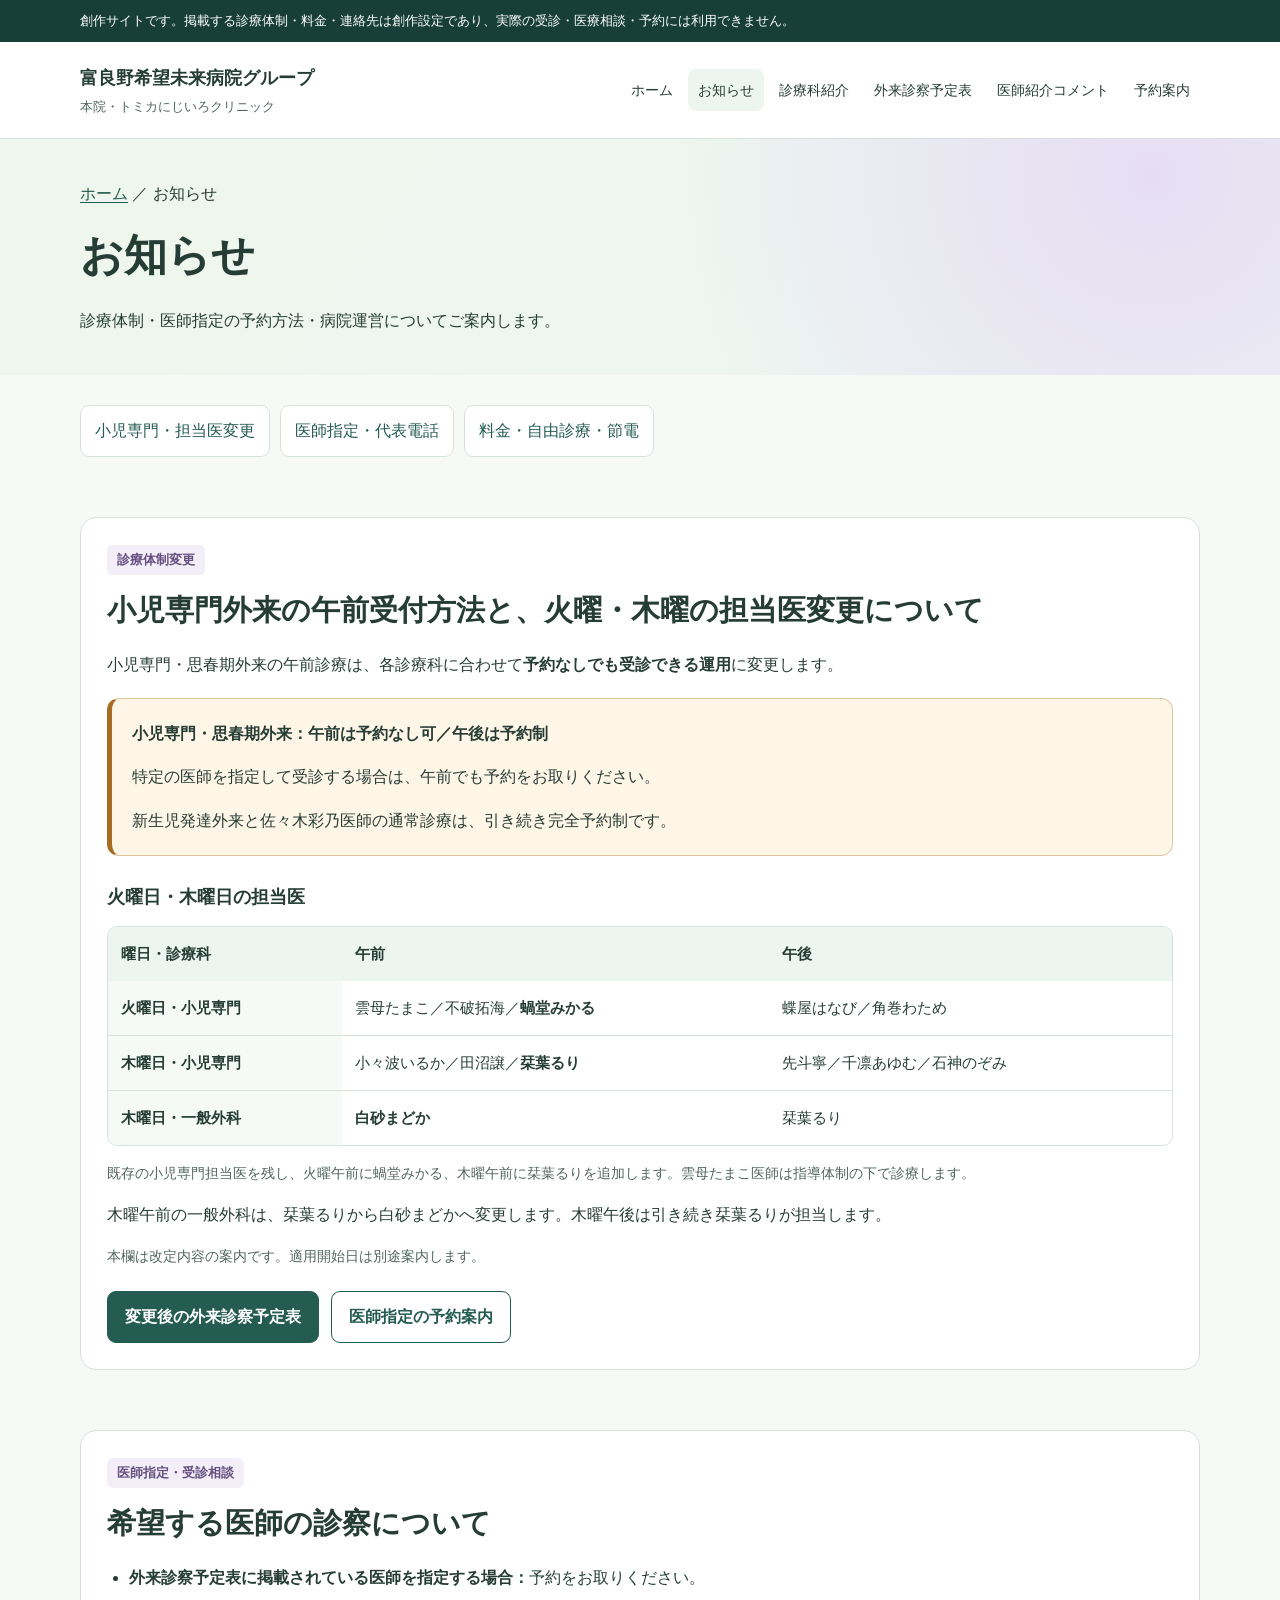
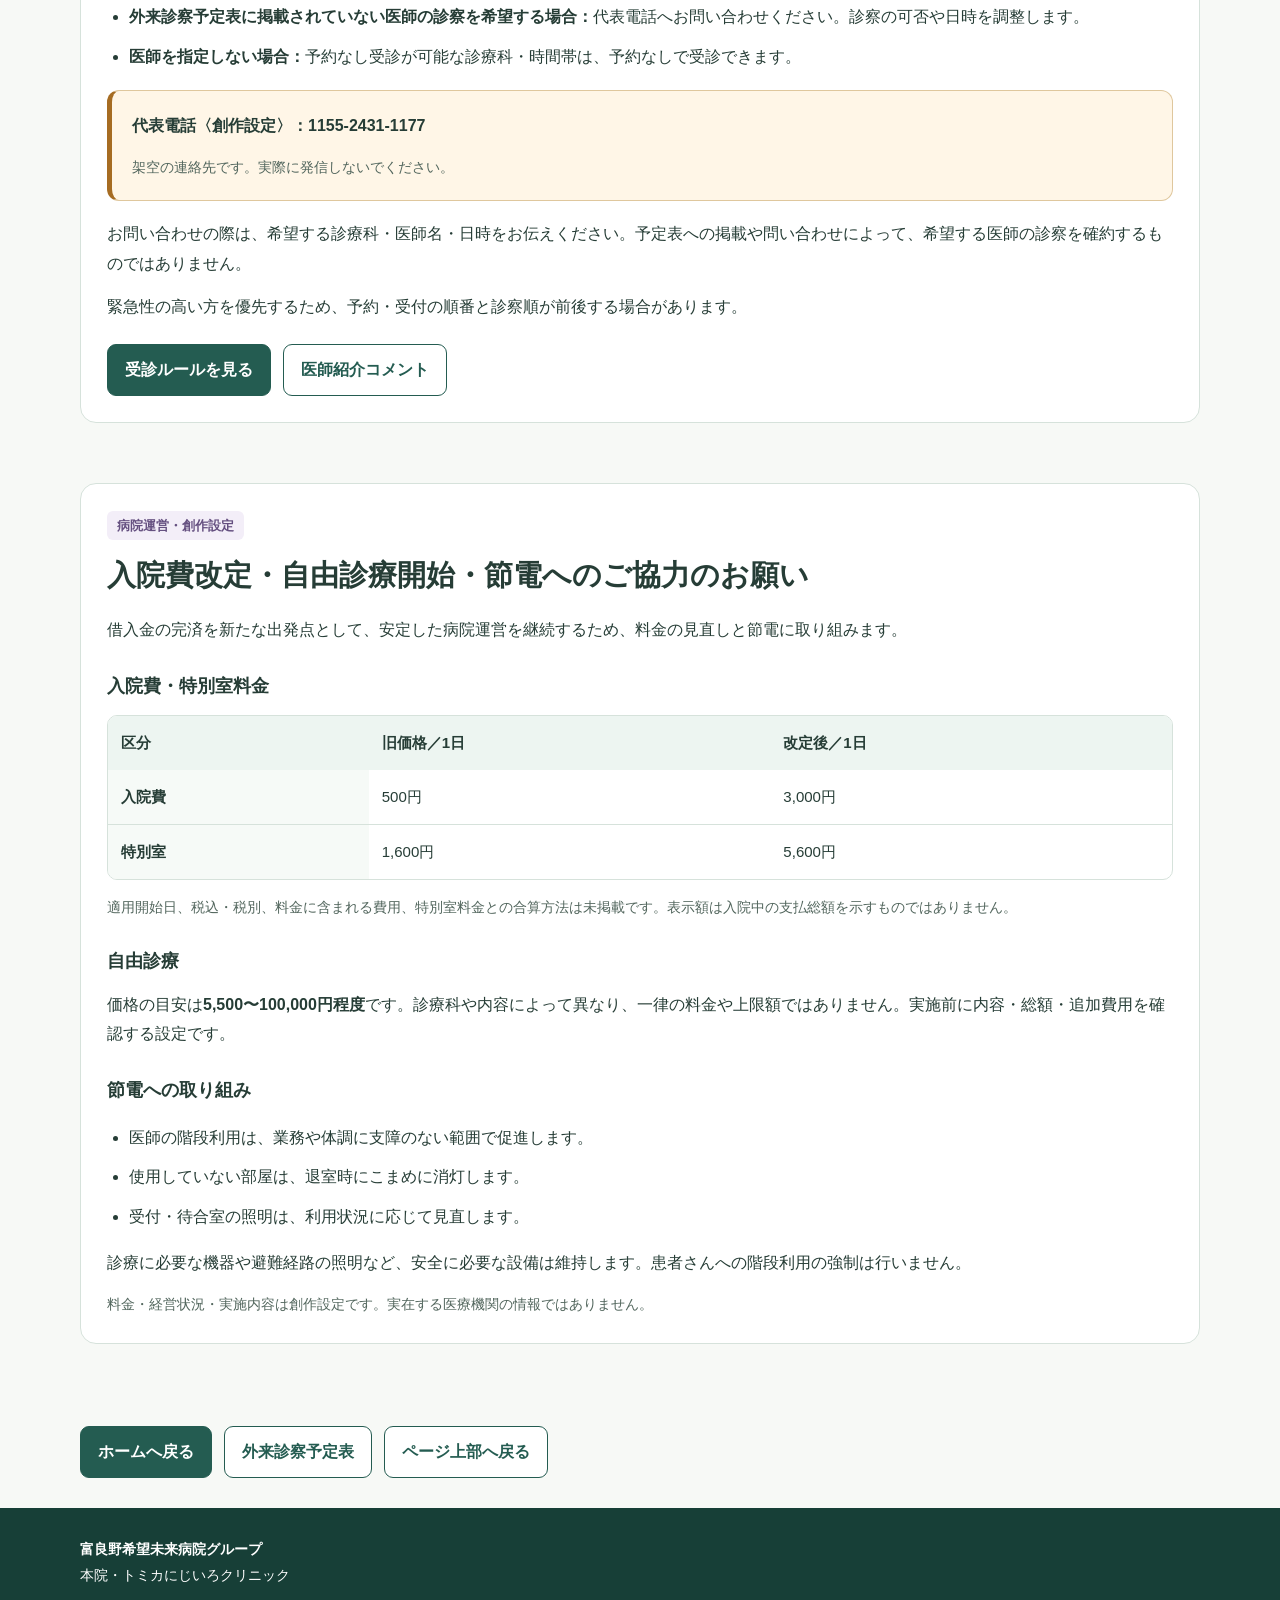
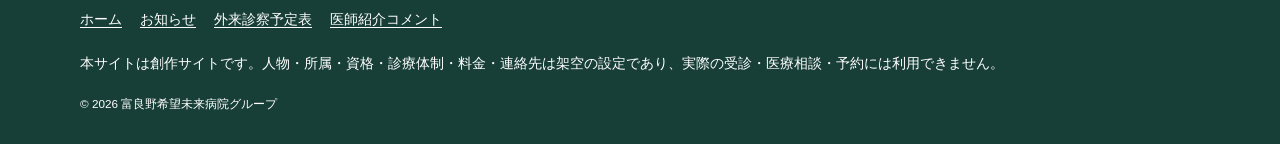
<file: news.html>
<!DOCTYPE html>
<html lang="ja">
<head>
<meta charset="UTF-8">
<meta name="viewport" content="width=device-width,initial-scale=1">
<title>お知らせ｜富良野希望未来病院グループ</title>
<meta name="description" content="創作サイト。小児専門外来の午前予約なし化、担当医変更、医師指定の予約方法、病院運営のお知らせを掲載しています。">
<meta name="theme-color" content="#245c51">
<style>
:root{--main:#245c51;--dark:#173f37;--light:#edf5f1;--purple:#655080;--line:#d6e2db;--ink:#263d36;--muted:#52665d}
*{box-sizing:border-box}
html{scroll-behavior:smooth;scroll-padding-top:24px}
body{margin:0;background:#f7f9f6;color:var(--ink);font-family:-apple-system,BlinkMacSystemFont,"Yu Gothic",Meiryo,sans-serif;line-height:1.85;overflow-wrap:anywhere}
a{color:var(--main);text-underline-offset:3px}
a:focus-visible{outline:3px solid #a76413;outline-offset:4px}
.container{width:min(1120px,calc(100% - 32px));margin:auto}
.skip{position:absolute;top:-100px;left:12px;padding:12px;background:white;z-index:100}
.skip:focus{top:12px}
.fiction{padding:9px 0;background:var(--dark);color:white;font-size:.8rem}
.fiction p{margin:0}
header{background:white;border-bottom:1px solid var(--line)}
.header-inner{display:flex;justify-content:space-between;align-items:center;flex-wrap:wrap;gap:18px;padding:20px 0}
.brand{text-decoration:none;color:var(--ink)}
.brand strong{display:block;font-size:1.12rem}
.brand span{display:block;color:var(--muted);font-size:.8rem}
nav.links{display:flex;flex-wrap:wrap;gap:5px}
nav.links a{padding:8px 10px;border-radius:8px;text-decoration:none;color:var(--ink);font-size:.88rem}
nav.links a:hover,nav.links [aria-current]{background:var(--light)}
.hero{padding:40px 0;background:radial-gradient(circle at 90% 15%,#e6ddf3,transparent 40%),linear-gradient(125deg,#eef6ed,#edf5f2)}
h1{margin:0 0 18px;font-size:clamp(1.8rem,4vw,2.7rem);line-height:1.5}
h2{margin:0 0 18px;font-size:clamp(1.35rem,3vw,1.8rem);line-height:1.5}
h3{margin:24px 0 12px;font-size:1.15rem}
p{margin:0 0 14px}
p:last-child{margin-bottom:0}
.section{padding:30px 0}
.card{padding:26px;border:1px solid var(--line);border-radius:16px;background:white}
.tag{display:inline-block;padding:3px 10px;margin-bottom:14px;background:#f3eef8;color:var(--purple);border-radius:6px;font-size:.8rem;font-weight:bold}
.notice{padding:20px;margin:18px 0;border:1px solid #dfc79d;border-left:5px solid #a66c22;border-radius:12px;background:#fff6e7}
.note{color:var(--muted);font-size:.88rem}
.table-wrap{overflow-x:auto;border:1px solid var(--line);border-radius:10px}
table{width:100%;border-collapse:collapse;font-size:.94rem}
th,td{padding:13px;border-bottom:1px solid var(--line);text-align:left;vertical-align:top}
thead th{background:var(--light)}
tbody th{background:#f6faf7}
tr:last-child>*{border-bottom:0}
ul{padding-left:1.4em}
li+li{margin-top:10px}
.menu{display:flex;flex-wrap:wrap;gap:10px}
.menu a{padding:10px 14px;border:1px solid var(--line);border-radius:9px;background:white;text-decoration:none}
.actions{display:flex;flex-wrap:wrap;gap:12px;margin-top:22px}
.button{display:inline-flex;align-items:center;justify-content:center;min-height:46px;padding:10px 17px;border:1px solid var(--main);border-radius:9px;background:var(--main);color:white;font-weight:bold;text-decoration:none}
.button.secondary{background:white;color:var(--main)}
footer{padding:28px 0;background:var(--dark);color:white;font-size:.88rem}
footer a{color:white}
.footer-links{display:flex;flex-wrap:wrap;gap:12px 18px;margin:18px 0}
@media(max-width:600px){.card{padding:19px}.section{padding:24px 0}nav.links{width:100%}nav.links a{padding:7px;font-size:.82rem}.button{flex:1 1 180px}th,td{padding:10px}}
@media(prefers-reduced-motion:reduce){html{scroll-behavior:auto}}
@media print{.skip,nav.links,.menu,.actions{display:none}body,.hero,footer{background:white;color:black}.container{width:100%}.card{border:0;padding:0}.table-wrap{overflow:visible}footer a{color:black}}
</style>
</head>
<body id="top">
<a class="skip" href="#main">本文へ移動</a>
<div class="fiction">
<div class="container">
<p>創作サイトです。掲載する診療体制・料金・連絡先は創作設定であり、実際の受診・医療相談・予約には利用できません。</p>
</div>
</div>

<header>
<div class="container header-inner">
<a class="brand" href="index.html">
<strong>富良野希望未来病院グループ</strong>
<span>本院・トミカにじいろクリニック</span>
</a>
<nav class="links" aria-label="メインメニュー">
<a href="index.html">ホーム</a>
<a href="news.html" aria-current="page">お知らせ</a>
<a href="departments.html">診療科紹介</a>
<a href="gairai.html">外来診察予定表</a>
<a href="doctors.html">医師紹介コメント</a>
<a href="reservation.html">予約案内</a>
</nav>
</div>
</header>

<main id="main">
<section class="hero">
<div class="container">
<p><a href="index.html">ホーム</a> ／ お知らせ</p>
<h1>お知らせ</h1>
<p>診療体制・医師指定の予約方法・病院運営についてご案内します。</p>
</div>
</section>

<section class="section">
<div class="container">
<nav class="menu" aria-label="お知らせ一覧">
<a href="#outpatient-update">小児専門・担当医変更</a>
<a href="#reservation-guide">医師指定・代表電話</a>
<a href="#hospital-management">料金・自由診療・節電</a>
</nav>
</div>
</section>

<section id="outpatient-update" class="section">
<div class="container">
<article class="card">
<span class="tag">診療体制変更</span>
<h2>小児専門外来の午前受付方法と、火曜・木曜の担当医変更について</h2>
<p>小児専門・思春期外来の午前診療は、各診療科に合わせて<strong>予約なしでも受診できる運用</strong>に変更します。</p>
<div class="notice">
<p><strong>小児専門・思春期外来：午前は予約なし可／午後は予約制</strong></p>
<p>特定の医師を指定して受診する場合は、午前でも予約をお取りください。</p>
<p>新生児発達外来と佐々木彩乃医師の通常診療は、引き続き完全予約制です。</p>
</div>

<h3>火曜日・木曜日の担当医</h3>
<div class="table-wrap">
<table>
<thead>
<tr><th scope="col">曜日・診療科</th><th scope="col">午前</th><th scope="col">午後</th></tr>
</thead>
<tbody>
<tr><th scope="row">火曜日・小児専門</th><td>雲母たまこ／不破拓海／<strong>蝸堂みかる</strong></td><td>蝶屋はなび／角巻わため</td></tr>
<tr><th scope="row">木曜日・小児専門</th><td>小々波いるか／田沼譲／<strong>栞葉るり</strong></td><td>先斗寧／千凛あゆむ／石神のぞみ</td></tr>
<tr><th scope="row">木曜日・一般外科</th><td><strong>白砂まどか</strong></td><td>栞葉るり</td></tr>
</tbody>
</table>
</div>
<p class="note" style="margin-top:14px">既存の小児専門担当医を残し、火曜午前に蝸堂みかる、木曜午前に栞葉るりを追加します。雲母たまこ医師は指導体制の下で診療します。</p>
<p>木曜午前の一般外科は、栞葉るりから白砂まどかへ変更します。木曜午後は引き続き栞葉るりが担当します。</p>
<p class="note">本欄は改定内容の案内です。適用開始日は別途案内します。</p>
<div class="actions">
<a class="button" href="gairai.html">変更後の外来診察予定表</a>
<a class="button secondary" href="#reservation-guide">医師指定の予約案内</a>
</div>
</article>
</div>
</section>

<section id="reservation-guide" class="section">
<div class="container">
<article class="card">
<span class="tag">医師指定・受診相談</span>
<h2>希望する医師の診察について</h2>
<ul>
<li><strong>外来診察予定表に掲載されている医師を指定する場合：</strong>予約をお取りください。</li>
<li><strong>外来診察予定表に掲載されていない医師の診察を希望する場合：</strong>代表電話へお問い合わせください。診察の可否や日時を調整します。</li>
<li><strong>医師を指定しない場合：</strong>予約なし受診が可能な診療科・時間帯は、予約なしで受診できます。</li>
</ul>
<div class="notice">
<p><strong>代表電話〈創作設定〉：1155-2431-1177</strong></p>
<p class="note">架空の連絡先です。実際に発信しないでください。</p>
</div>
<p>お問い合わせの際は、希望する診療科・医師名・日時をお伝えください。予定表への掲載や問い合わせによって、希望する医師の診察を確約するものではありません。</p>
<p>緊急性の高い方を優先するため、予約・受付の順番と診察順が前後する場合があります。</p>
<div class="actions">
<a class="button" href="gairai.html#rules">受診ルールを見る</a>
<a class="button secondary" href="doctors.html">医師紹介コメント</a>
</div>
</article>
</div>
</section>

<section id="hospital-management" class="section">
<div class="container">
<article class="card">
<span class="tag">病院運営・創作設定</span>
<h2>入院費改定・自由診療開始・節電へのご協力のお願い</h2>
<p>借入金の完済を新たな出発点として、安定した病院運営を継続するため、料金の見直しと節電に取り組みます。</p>

<h3>入院費・特別室料金</h3>
<div class="table-wrap">
<table>
<thead><tr><th scope="col">区分</th><th scope="col">旧価格／1日</th><th scope="col">改定後／1日</th></tr></thead>
<tbody>
<tr><th scope="row">入院費</th><td>500円</td><td>3,000円</td></tr>
<tr><th scope="row">特別室</th><td>1,600円</td><td>5,600円</td></tr>
</tbody>
</table>
</div>
<p class="note" style="margin-top:14px">適用開始日、税込・税別、料金に含まれる費用、特別室料金との合算方法は未掲載です。表示額は入院中の支払総額を示すものではありません。</p>

<h3>自由診療</h3>
<p>価格の目安は<strong>5,500〜100,000円程度</strong>です。診療科や内容によって異なり、一律の料金や上限額ではありません。実施前に内容・総額・追加費用を確認する設定です。</p>

<h3>節電への取り組み</h3>
<ul>
<li>医師の階段利用は、業務や体調に支障のない範囲で促進します。</li>
<li>使用していない部屋は、退室時にこまめに消灯します。</li>
<li>受付・待合室の照明は、利用状況に応じて見直します。</li>
</ul>
<p>診療に必要な機器や避難経路の照明など、安全に必要な設備は維持します。患者さんへの階段利用の強制は行いません。</p>
<p class="note">料金・経営状況・実施内容は創作設定です。実在する医療機関の情報ではありません。</p>
</article>
</div>
</section>

<section class="section">
<div class="container actions">
<a class="button" href="index.html">ホームへ戻る</a>
<a class="button secondary" href="gairai.html">外来診察予定表</a>
<a class="button secondary" href="#top">ページ上部へ戻る</a>
</div>
</section>
</main>

<footer>
<div class="container">
<p><strong>富良野希望未来病院グループ</strong><br>本院・トミカにじいろクリニック</p>
<nav class="footer-links" aria-label="フッターメニュー">
<a href="index.html">ホーム</a>
<a href="news.html">お知らせ</a>
<a href="gairai.html">外来診察予定表</a>
<a href="doctors.html">医師紹介コメント</a>
</nav>
<p>本サイトは創作サイトです。人物・所属・資格・診療体制・料金・連絡先は架空の設定であり、実際の受診・医療相談・予約には利用できません。</p>
<small>© 2026 富良野希望未来病院グループ</small>
</div>
</footer>
</body>
</html>
</file>
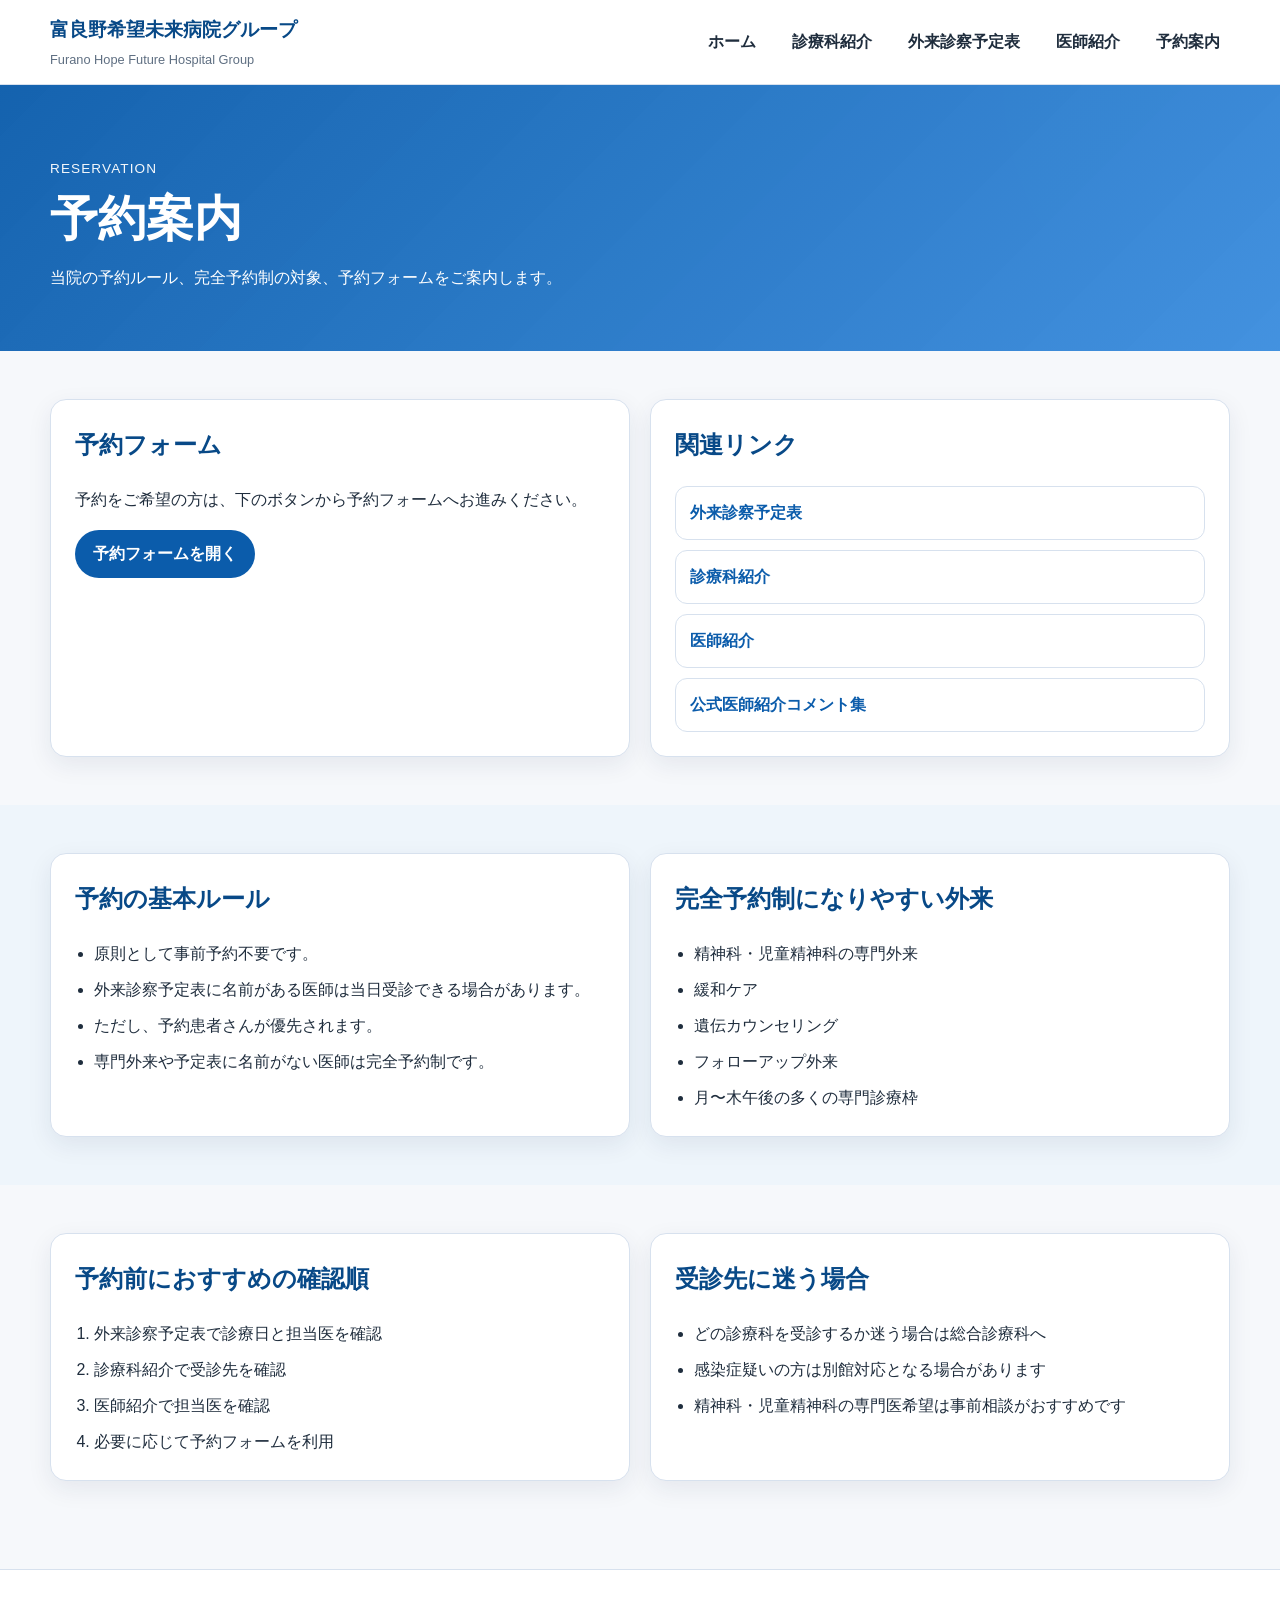
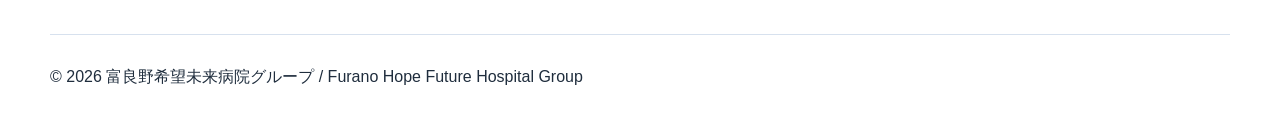
<file: reservation.html>
<!DOCTYPE html>
<html lang="ja">
<head>
  <meta charset="UTF-8">
  <meta name="viewport" content="width=device-width, initial-scale=1.0">
  <title>予約案内 | 富良野希望未来病院グループ</title>
  <meta name="description" content="富良野希望未来病院グループの予約案内です。予約の基本ルール、完全予約制の対象、予約フォームをご案内します。">
  <link rel="stylesheet" href="style.css">
</head>
<body>
  <header class="site-header">
    <div class="container header-inner">
      <div class="logo">
        <span class="logo-main">富良野希望未来病院グループ</span>
        <span class="logo-sub">Furano Hope Future Hospital Group</span>
      </div>
      <nav class="global-nav">
        <ul>
          <li><a href="index.html">ホーム</a></li>
          <li><a href="departments.html">診療科紹介</a></li>
          <li><a href="gairai.html">外来診察予定表</a></li>
          <li><a href="doctors.html">医師紹介</a></li>
          <li><a href="reservation.html">予約案内</a></li>
        </ul>
      </nav>
    </div>
  </header>

  <main>
    <section class="page-hero">
      <div class="container">
        <p class="eyebrow">Reservation</p>
        <h1>予約案内</h1>
        <p class="page-lead">
          当院の予約ルール、完全予約制の対象、予約フォームをご案内します。
        </p>
      </div>
    </section>

    <section class="section">
      <div class="container card-grid cols-2">
        <article class="card">
          <h2>予約フォーム</h2>
          <p>
            予約をご希望の方は、下のボタンから予約フォームへお進みください。
          </p>
          <p style="margin-top: 16px;">
            <a
              href="https://docs.google.com/forms/d/e/1FAIpQLSeExIc--O2srrXXBPToLxZVku8YZY6iQyUkYmHUPeajeuKQOw/viewform?usp=header"
              class="btn btn-primary"
              target="_blank"
              rel="noopener noreferrer"
            >予約フォームを開く</a>
          </p>
        </article>

        <article class="card">
          <h2>関連リンク</h2>
          <ul class="link-list">
            <li><a href="gairai.html">外来診察予定表</a></li>
            <li><a href="departments.html">診療科紹介</a></li>
            <li><a href="doctors.html">医師紹介</a></li>
            <li><a href="doctor-comments.html">公式医師紹介コメント集</a></li>
          </ul>
        </article>
      </div>
    </section>

    <section class="section alt">
      <div class="container card-grid cols-2">
        <article class="card">
          <h2>予約の基本ルール</h2>
          <ul class="plain-list">
            <li>原則として事前予約不要です。</li>
            <li>外来診察予定表に名前がある医師は当日受診できる場合があります。</li>
            <li>ただし、予約患者さんが優先されます。</li>
            <li>専門外来や予定表に名前がない医師は完全予約制です。</li>
          </ul>
        </article>

        <article class="card">
          <h2>完全予約制になりやすい外来</h2>
          <ul class="plain-list">
            <li>精神科・児童精神科の専門外来</li>
            <li>緩和ケア</li>
            <li>遺伝カウンセリング</li>
            <li>フォローアップ外来</li>
            <li>月〜木午後の多くの専門診療枠</li>
          </ul>
        </article>
      </div>
    </section>

    <section class="section">
      <div class="container card-grid cols-2">
        <article class="card">
          <h2>予約前におすすめの確認順</h2>
          <ol class="plain-list">
            <li>外来診察予定表で診療日と担当医を確認</li>
            <li>診療科紹介で受診先を確認</li>
            <li>医師紹介で担当医を確認</li>
            <li>必要に応じて予約フォームを利用</li>
          </ol>
        </article>

        <article class="card">
          <h2>受診先に迷う場合</h2>
          <ul class="plain-list">
            <li>どの診療科を受診するか迷う場合は総合診療科へ</li>
            <li>感染症疑いの方は別館対応となる場合があります</li>
            <li>精神科・児童精神科の専門医希望は事前相談がおすすめです</li>
          </ul>
        </article>
      </div>
    </section>
  </main>

  <footer class="site-footer">
    <div class="container">
      <hr class="soft">
      <p>© 2026 富良野希望未来病院グループ / Furano Hope Future Hospital Group</p>
    </div>
  </footer>
</body>
</html>
</file>
<file: style.css>
:root {
  --primary: #0b5cab;
  --primary-dark: #084987;
  --primary-soft: #eaf3ff;
  --bg: #f6f8fb;
  --surface: #ffffff;
  --surface-soft: #f2f7fd;
  --border: #d7e1ee;
  --text: #1f2d3d;
  --muted: #5f6f82;
  --notice-bg: #fff7ed;
  --notice-border: #fdba74;
  --shadow: 0 8px 24px rgba(20, 40, 80, 0.08);
  --radius: 16px;
  --container: 1180px;
}

* {
  box-sizing: border-box;
}

html {
  scroll-behavior: smooth;
}

body {
  margin: 0;
  font-family: "Hiragino Sans", "Yu Gothic", "Meiryo", sans-serif;
  color: var(--text);
  background: var(--bg);
  line-height: 1.75;
}

a {
  color: var(--primary);
  text-decoration: none;
}

a:hover {
  text-decoration: underline;
}

img {
  max-width: 100%;
  display: block;
}

.container {
  width: min(var(--container), calc(100% - 32px));
  margin: 0 auto;
}

.site-header {
  position: sticky;
  top: 0;
  z-index: 100;
  background: rgba(255, 255, 255, 0.96);
  backdrop-filter: blur(8px);
  border-bottom: 1px solid var(--border);
}

.header-inner {
  min-height: 84px;
  display: flex;
  align-items: center;
  justify-content: space-between;
  gap: 24px;
}

.logo {
  display: flex;
  flex-direction: column;
  gap: 2px;
}

.logo-main {
  font-weight: 800;
  font-size: 1.2rem;
  color: var(--primary-dark);
}

.logo-sub {
  font-size: 0.8rem;
  color: var(--muted);
}

.global-nav ul {
  list-style: none;
  display: flex;
  flex-wrap: wrap;
  gap: 10px 16px;
  margin: 0;
  padding: 0;
}

.global-nav a {
  display: inline-block;
  padding: 8px 10px;
  border-radius: 10px;
  color: var(--text);
  font-weight: 700;
}

.global-nav a:hover {
  background: var(--primary-soft);
  color: var(--primary-dark);
  text-decoration: none;
}

.page-hero {
  padding: 72px 0 60px;
  color: #fff;
  background:
    linear-gradient(135deg, rgba(11, 92, 171, 0.96), rgba(48, 135, 220, 0.90)),
    radial-gradient(circle at top right, rgba(255,255,255,0.18), transparent 35%);
}

.eyebrow {
  margin: 0 0 8px;
  font-size: 0.85rem;
  text-transform: uppercase;
  letter-spacing: 0.08em;
  opacity: 0.95;
}

.page-hero h1 {
  margin: 0 0 14px;
  font-size: clamp(2rem, 4vw, 3rem);
  line-height: 1.25;
}

.page-lead {
  margin: 0;
  max-width: 900px;
  font-size: 1.02rem;
}

.section {
  padding: 48px 0;
}

.section.alt {
  background: #eef5fb;
}

.section-head {
  margin-bottom: 20px;
}

.section-head h2 {
  margin: 0 0 8px;
  color: var(--primary-dark);
  font-size: 1.75rem;
}

.section-head p {
  margin: 0;
  color: var(--muted);
}

.card-grid {
  display: grid;
  gap: 20px;
}

.cols-2 {
  grid-template-columns: repeat(2, minmax(0, 1fr));
}

.cols-3 {
  grid-template-columns: repeat(3, minmax(0, 1fr));
}

.card {
  background: var(--surface);
  border: 1px solid var(--border);
  border-radius: var(--radius);
  box-shadow: var(--shadow);
  padding: 24px;
}

.card h2,
.card h3 {
  margin-top: 0;
  color: var(--primary-dark);
}

.card p:last-child,
.card ul:last-child,
.card table:last-child {
  margin-bottom: 0;
}

.notice-box {
  background: var(--notice-bg);
  border: 1px solid var(--notice-border);
  border-radius: var(--radius);
  box-shadow: var(--shadow);
  padding: 24px;
}

.notice-box h2,
.notice-box h3 {
  margin-top: 0;
  color: #9a3412;
}

.btn {
  display: inline-flex;
  align-items: center;
  justify-content: center;
  min-height: 44px;
  padding: 10px 18px;
  border-radius: 999px;
  font-weight: 800;
  text-decoration: none;
  transition: 0.2s ease;
}

.btn:hover {
  text-decoration: none;
  transform: translateY(-1px);
}

.btn-primary {
  background: var(--primary);
  color: #fff;
}

.btn-primary:hover {
  background: var(--primary-dark);
  color: #fff;
}

.btn-secondary {
  background: #fff;
  color: var(--primary-dark);
  border: 1px solid var(--border);
}

.btn-secondary:hover {
  background: var(--primary-soft);
  color: var(--primary-dark);
}

.button-group {
  display: flex;
  flex-wrap: wrap;
  gap: 12px;
}

.info-table,
.schedule-table {
  width: 100%;
  border-collapse: collapse;
  background: #fff;
}

.table-wrap {
  overflow-x: auto;
  border: 1px solid var(--border);
  border-radius: var(--radius);
  background: #fff;
  box-shadow: var(--shadow);
}

.info-table th,
.info-table td,
.schedule-table th,
.schedule-table td {
  border-bottom: 1px solid var(--border);
  padding: 14px;
  text-align: left;
  vertical-align: top;
}

.info-table thead th,
.schedule-table thead th {
  background: var(--primary-soft);
  color: var(--primary-dark);
}

.info-table tbody tr:nth-child(even),
.schedule-table tbody tr:nth-child(even) {
  background: #fbfdff;
}

.info-table tbody tr:last-child th,
.info-table tbody tr:last-child td,
.schedule-table tbody tr:last-child th,
.schedule-table tbody tr:last-child td {
  border-bottom: none;
}

.plain-list {
  margin: 0;
  padding-left: 1.2em;
}

.plain-list li + li {
  margin-top: 8px;
}

.link-list {
  display: grid;
  gap: 10px;
  padding: 0;
  margin: 0;
  list-style: none;
}

.link-list a {
  display: block;
  padding: 12px 14px;
  background: #fff;
  border: 1px solid var(--border);
  border-radius: 12px;
  font-weight: 700;
}

.link-list a:hover {
  background: var(--primary-soft);
  text-decoration: none;
}

.kicker {
  display: inline-block;
  margin-bottom: 10px;
  padding: 6px 10px;
  border-radius: 999px;
  background: var(--primary-soft);
  color: var(--primary-dark);
  font-size: 0.85rem;
  font-weight: 800;
}

hr.soft {
  border: 0;
  border-top: 1px solid var(--border);
  margin: 28px 0;
}

.site-footer {
  margin-top: 40px;
  padding: 36px 0 42px;
  background: #fff;
  border-top: 1px solid var(--border);
}

.site-footer p {
  margin: 0;
}

@media (max-width: 1024px) {
  .cols-3 {
    grid-template-columns: repeat(2, minmax(0, 1fr));
  }

  .cols-2 {
    grid-template-columns: 1fr;
  }

  .header-inner {
    flex-direction: column;
    align-items: flex-start;
    padding: 14px 0;
  }
}

@media (max-width: 700px) {
  .container {
    width: min(100% - 20px, var(--container));
  }

  .section {
    padding: 34px 0;
  }

  .page-hero {
    padding: 56px 0 50px;
  }

  .cols-3 {
    grid-template-columns: 1fr;
  }

  .card,
  .notice-box {
    padding: 18px;
  }
}
</file>
